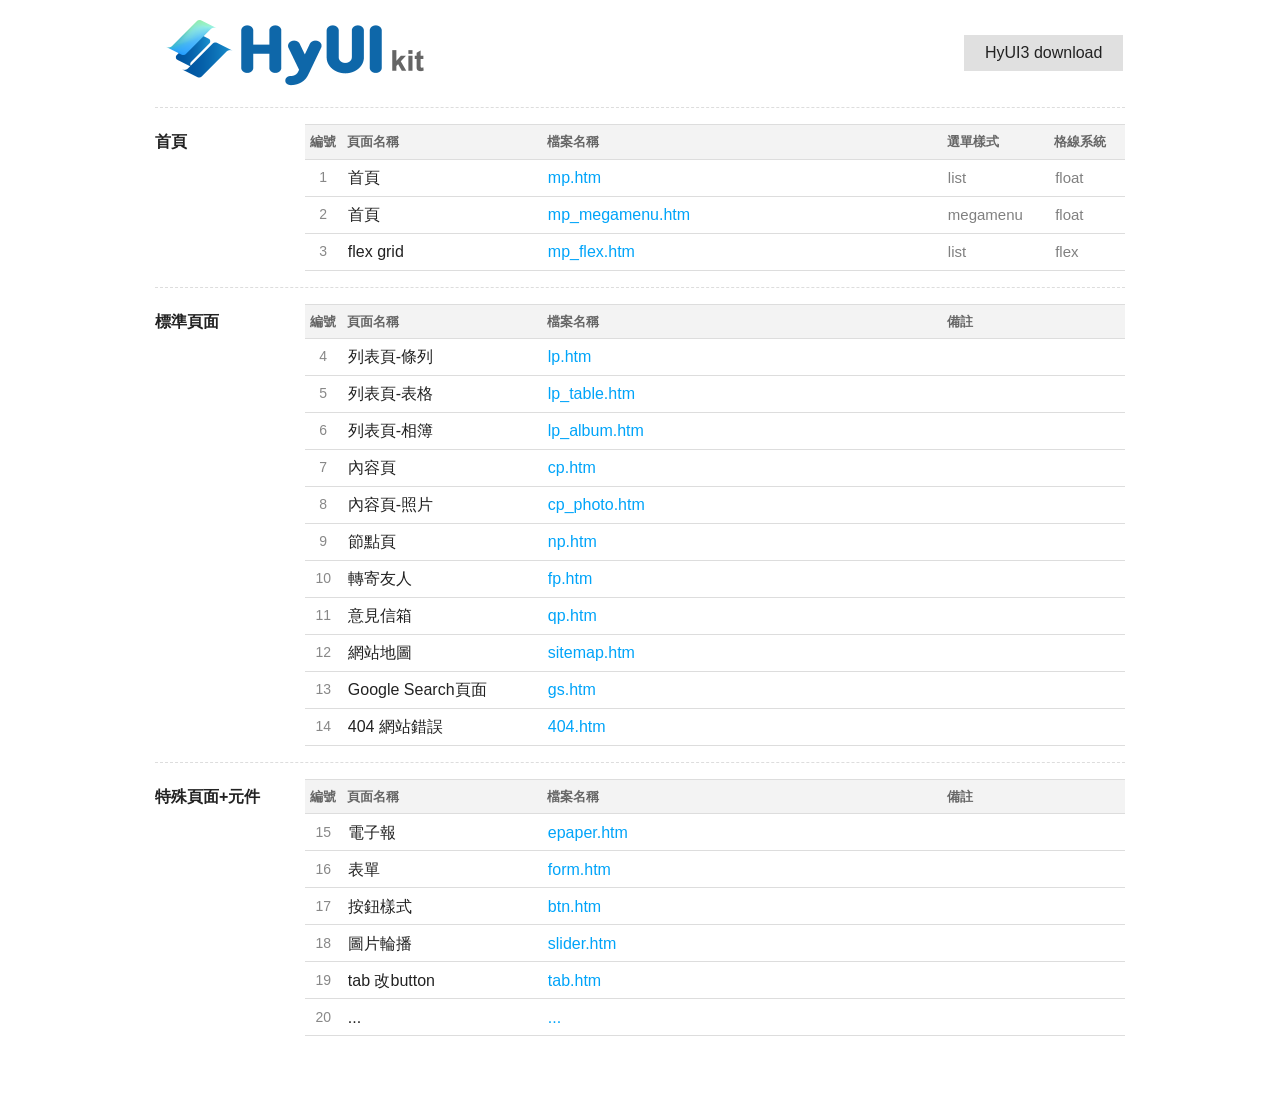
<file: index.htm>
<!doctype html>
<html lang="zh-Hant" class="no-js">

<head>
    <meta charset="utf-8">
    <meta http-equiv="X-UA-Compatible" content="IE=edge">
    <meta name="viewport" content="width=device-width, initial-scale=1">
    <title>單位名稱切版檔案</title>
    <!--[if lt IE 9]>
    <script src="js/html5shiv.js"></script>
    <script src="js/respond.min.js"></script>
    <![endif]-->
    <!-- hyUI -->
    <link rel="stylesheet" href="css/hyui.css">
    <style>
    .demo_wrap {
        max-width: 1000px;
        margin: 0em auto 1em;
        padding: 15px 15px 3em;
        clear: both;
        background: #FFF
    }

    .demo_wrap h1 {
        display: block;
        margin: 0px auto;
        max-width: 300px;
        float: left;
        margin-right: 1em
    }

    @media screen and (max-width:545px) {
        .demo_wrap h1 {
            max-width: 100%;
            float: none;
            text-align: center
        }
    }

    .demo_wrap h1 img {
        width: 300px
    }

    .num {
        width: 12%
    }

    body {
        counter-reset: num
    }

    table {}

    table th {
        color: #555;
        font-size: .813rem;
        text-align: left;
        color: #666;
    }

    table td,
    table th {
        border-left: none;
        border-right: none;
        padding: .4em;
    }

    table td .gray {
        color: #808080;
        font-size: .938rem;
    }

    table td a {
        display: block;
    }

    table tr th:first-child {
        width: 30px;
    }

    table caption {
        text-align: left;
        font-weight: bold;
        font-size: 1.25em;
        padding: .5em 0;
        color: #ff5050
    }

    tbody tr td:first-child:before {
        counter-increment: num;
        display: block;
        text-align: center;
        color: #888;
        font-size: .875rem;
        content: counters(num, ".") " "
    }

    tbody tr td:nth-child(2) {
        width: 200px
    }

    tbody tr td:nth-child(3) {
        width: 400px
    }

    .btn_grp {
        text-align: right;
    }

    @media screen and (max-width:545px) {
        .btn_grp {
            text-align: center;
        }
    }

    .table_wrapper {
        display: flex;
        align-items: flex-start;
    }

    @media screen and (max-width:545px) {
        .table_wrapper {
            flex-flow: row wrap;
        }

        .table_wrapper h2 {
            flex: 1 0 100%;
            margin-bottom: 1em;
        }
    }

    h2 {
        margin: .5em 0 .25em;
        font-size: 1rem;
        line-height: 1.25em;
        white-space: nowrap;
    }

    .table_wrapper h2 {
        flex: 0 0 150px;
        padding-right: 1em;
    }

    hr {
        border-top: 1px dashed #DDD;
    }
    </style>
</head>

<body>
    <div class="demo_wrap">
        <h1><img src="images/logo.png" alt=""></h1>
        <div class="btn_grp">
            <a href="https://github.com/HywebU00/HyUI_3" class="btn">HyUI3 download</a>
        </div>
        <hr>
        <div class="table_wrapper">
            <h2>首頁</h2>
            <!-- hyUI 標準頁面 -->
            <table>
                <thead>
                    <tr>
                        <th class="num">編號</th>
                        <th>頁面名稱</th>
                        <th>檔案名稱</th>
                        <th>選單樣式</th>
                        <th>格線系統</th>
                    </tr>
                </thead>
                <tbody>
                    <tr>
                        <td></td>
                        <td>首頁</td>
                        <!-- 連結放到a裡面就好 -->
                        <td><a href="mp.htm"></a></td>
                        <td><span class="gray">list</span></td>
                        <td><span class="gray">float</span></td>
                    </tr>
                    <tr>
                        <td></td>
                        <td>首頁</td>
                        <!-- 連結放到a裡面就好 -->
                        <td><a href="mp_megamenu.htm"></a></td>
                        <td><span class="gray">megamenu</span></td>
                        <td><span class="gray">float</span></td>
                    </tr>
                    <tr>
                        <td></td>
                        <td>flex grid</td>
                        <!-- 連結放到a裡面就好 -->
                        <td><a href="mp_flex.htm"></a></td>
                        <td><span class="gray">list</span></td>
                        <td><span class="gray">flex</span></td>
                    </tr>
                </tbody>
            </table>
        </div>
        <hr>
        <div class="table_wrapper">
            <h2>標準頁面</h2>
            <!-- hyUI 標準頁面 -->
            <table>
                <thead>
                    <tr>
                        <th class="num">編號</th>
                        <th>頁面名稱</th>
                        <th>檔案名稱</th>
                        <th>備註</th>
                    </tr>
                </thead>
                <tbody>
                    <tr>
                        <td></td>
                        <td>列表頁-條列</td>
                        <td><a href="lp.htm"></a></td>
                        <td></td>
                    </tr>
                    <tr>
                        <td></td>
                        <td>列表頁-表格</td>
                        <td><a href="lp_table.htm"></a></td>
                        <td></td>
                    </tr>
                    <tr>
                        <td></td>
                        <td>列表頁-相簿</td>
                        <td><a href="lp_album.htm"></a></td>
                        <td></td>
                    </tr>
                    <tr>
                        <td></td>
                        <td>內容頁</td>
                        <td><a href="cp.htm"></a></td>
                        <td></td>
                    </tr>
                    <tr>
                        <td></td>
                        <td>內容頁-照片</td>
                        <td><a href="cp_photo.htm"></a></td>
                        <td></td>
                    </tr>
                    <tr>
                        <td></td>
                        <td>節點頁</td>
                        <td><a href="np.htm"></a></td>
                        <td></td>
                    </tr>
                    <tr>
                        <td></td>
                        <td>轉寄友人</td>
                        <td><a href="fp.htm"></a></td>
                        <td></td>
                    </tr>
                    <tr>
                        <td></td>
                        <td>意見信箱</td>
                        <td><a href="qp.htm"></a></td>
                        <td></td>
                    </tr>
                    <tr>
                        <td></td>
                        <td>網站地圖</td>
                        <td><a href="sitemap.htm"></a></td>
                        <td></td>
                    </tr>
                    <tr>
                        <td></td>
                        <td>Google Search頁面</td>
                        <td><a href="gs.htm"></a></td>
                        <td></td>
                    </tr>
                    <tr>
                        <td></td>
                        <td>404 網站錯誤</td>
                        <td><a href="404.htm"></a></td>
                        <td></td>
                    </tr>
                </tbody>
            </table>
        </div>
        <hr>
        <div class="table_wrapper">
            <h2>特殊頁面+元件</h2>
            <table>
                <thead>
                    <tr>
                        <th class="num">編號</th>
                        <th>頁面名稱</th>
                        <th>檔案名稱</th>
                        <th>備註</th>
                    </tr>
                </thead>
                <tbody>
                    <tr>
                        <td></td>
                        <td>電子報</td>
                        <td><a href="epaper.htm"></a></td>
                        <td></td>
                    </tr>
                    <tr>
                        <td></td>
                        <td>表單</td>
                        <td><a href="form.htm"></a></td>
                        <td></td>
                    </tr>
                    <tr>
                        <td></td>
                        <td>按鈕樣式</td>
                        <td><a href="btn.htm"></a></td>
                        <td></td>
                    </tr>
                    <tr>
                        <td></td>
                        <td>圖片輪播</td>
                        <td><a href="slider.htm"></a></td>
                        <td></td>
                    </tr>
                    <tr>
                        <td></td>
                        <td>tab 改button</td>
                        <td><a href="tab.htm"></a></td>
                        <td></td>
                    </tr>
                    <tr>
                        <td></td>
                        <td>...</td>
                        <td><a href="..."></a></td>
                        <td></td>
                    </tr>
                </tbody>
            </table>
        </div>
    </div>
    <a href="javascript:;" class="scrollToTop">回頁首</a>
    <script src="js/jquery-3.5.1.min.js"></script>
    <script src="vendor/jquery.easing.min.js"></script>
    <script src="js/hyui.js"></script>
    <script src="js/customize.js"></script>
    <script>
    $(function() {
        $('tbody').find('a').each(function(index, el) {
            var Link = $(this).attr('href');
            $(this).text(Link);
        });
    })
    </script>
</body>

</html>
</file>
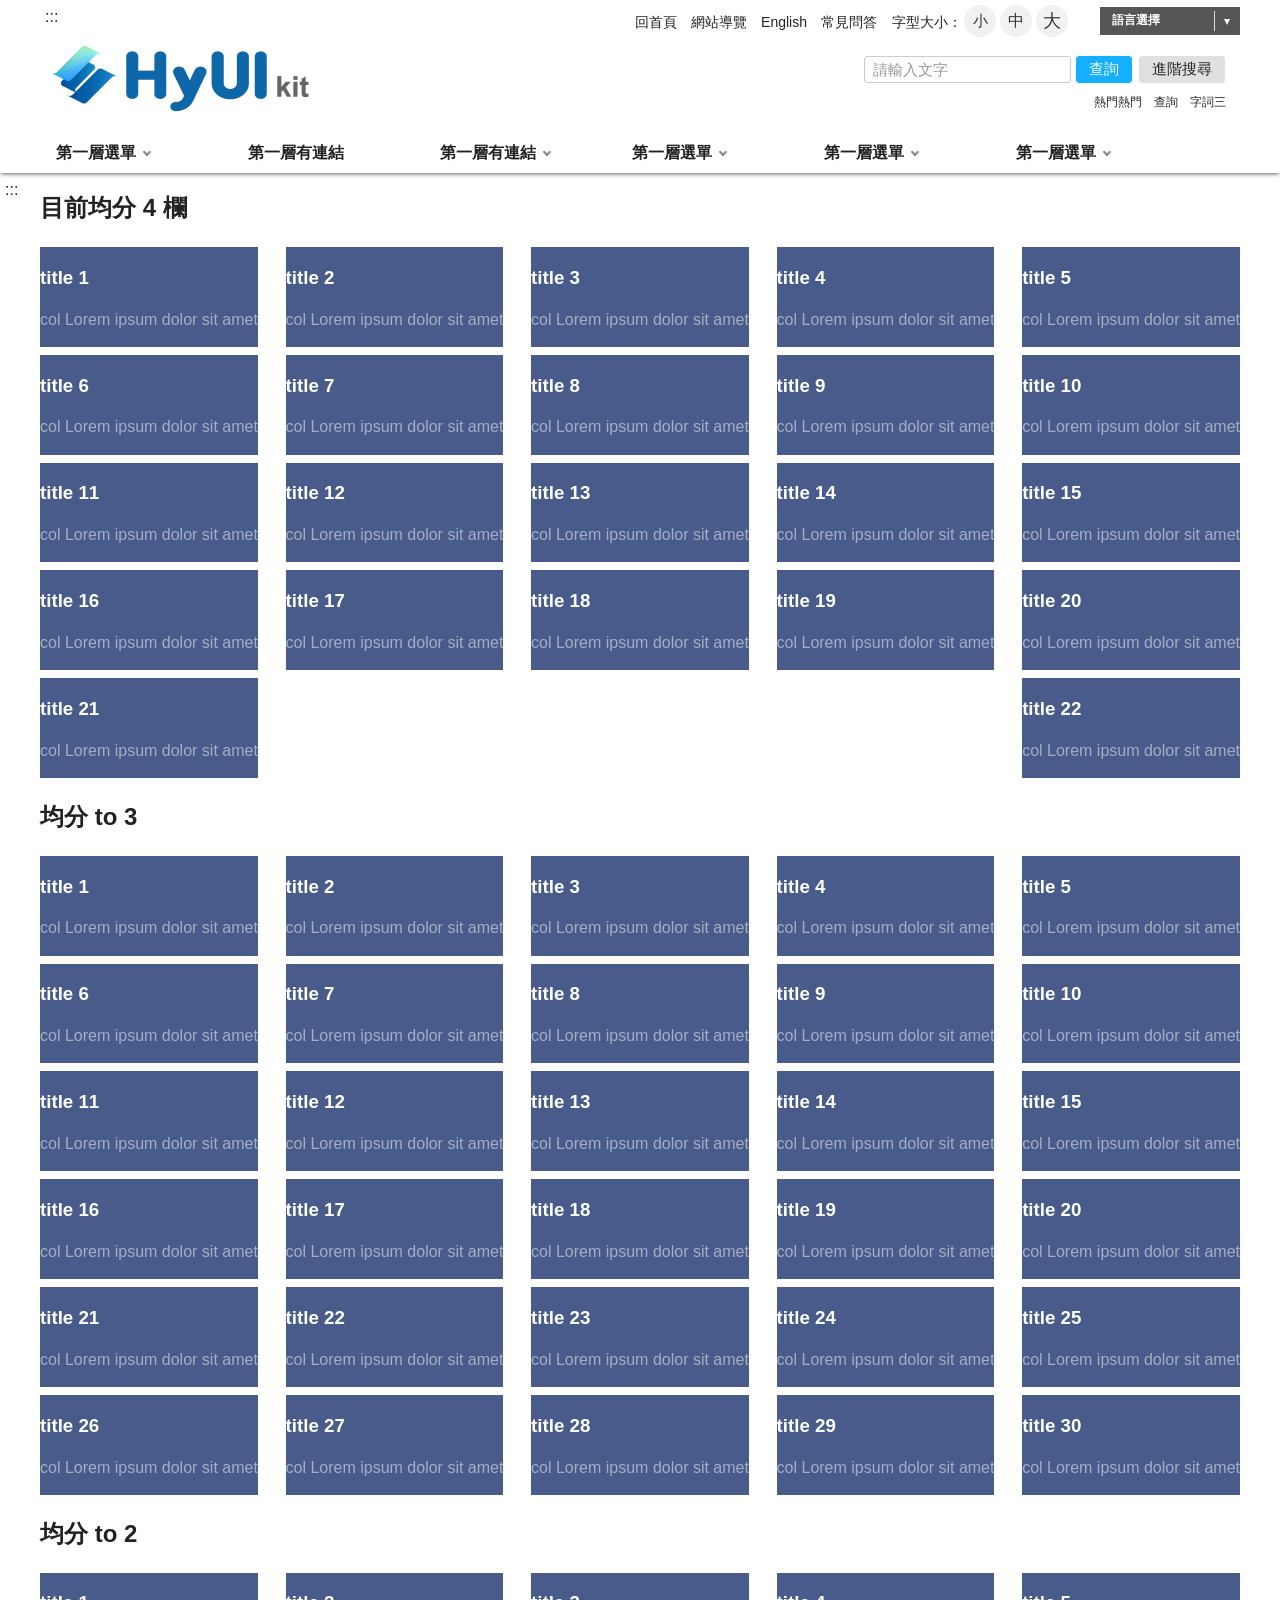
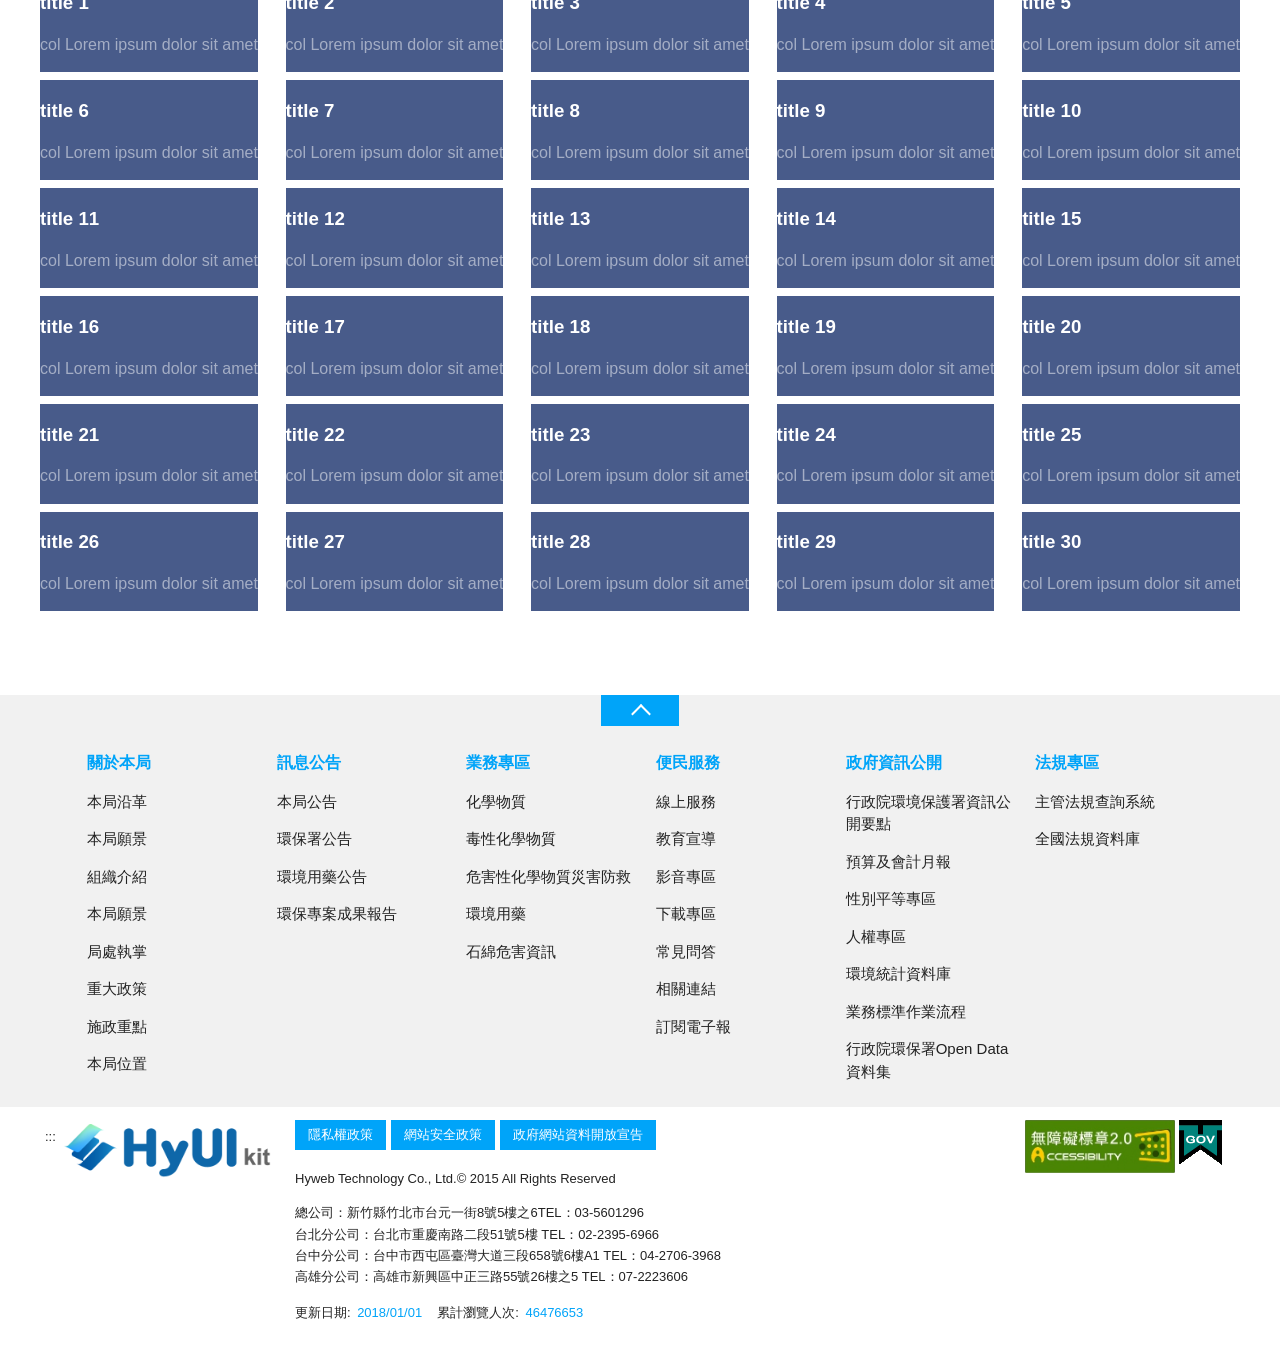
<file: 00.htm>
<!doctype html>
<html lang="zh-Hant" class="no-js">

<head>
    <meta charset="utf-8">
    <meta http-equiv="X-UA-Compatible" content="IE=edge">
    <meta name="viewport" content="width=device-width, initial-scale=1">
    <title>HyUI kit</title>
    <!--HTML5 Shim and Respond.js IE8 support of HTML5 elements and media queries [if lt IE 9]>
    <script src="js/html5shiv.js"></script>
    <script src="js/respond.min.js"></script>
    <![endif]-->
    <!-- slick css-->
    <link rel="stylesheet" type="text/css" href="vendor/slick/slick.css" />
    <link rel="stylesheet" type="text/css" href="vendor/slick/slick-theme.css" />
    <!-- 燈箱fancybox -->
    <link rel="stylesheet" type="text/css" href="vendor/fancybox/jquery.fancybox.min.css">
    <!-- hyUI css -->
    <link rel="stylesheet" href="css/hyui.css">
    <!-- favicon -->
    <link href="images/favicon.png" rel="icon" type="image/x-icon">
</head>

<body>
    <!-- 直接跳主內容區 -->
    <a class="goCenter" href="#center" tabindex="1">按Enter到主內容區</a>
    <!-- wrapper Start -->
    <div class="wrapper">
        <!-- header Start -->
        <header class="header">
            <div class="container">
                <a class="accesskey" href="#aU" id="aU" accesskey="U" title="網站標題" tabindex="2">:::</a>
                <!-- navigation Start -->
                <nav class="navigation" role="navigation" aria-label="Site">
                    <!-- 新增div navlist -->
                    <div class="navlist">
                        <ul>
                            <li><a href="#">回首頁</a></li>
                            <li><a href="#">網站導覽</a></li>
                            <li><a href="#">English</a></li>
                            <li><a href="#">常見問答</a></li>
                        </ul>
                    </div>
                    <!-- font_size -->
                    <div class="font_size">
                        <span>字型大小：</span>
                        <!-- 英文用<span>font-size：</span> -->
                        <ul>
                            <li><a href="#" class="small">小</a></li>
                            <li><a href="#" class="medium">中</a></li>
                            <li><a href="#" class="large">大</a></li>
                        </ul>
                    </div>
                    <!-- language -->
                    <div class="language">
                        <a href="#">語言選擇</a>
                        <ul>
                            <li><a href="#">繁體中文</a></li>
                            <li><a href="#">简体中文</a></li>
                            <li><a href="#">ENGLISH</a></li>
                        </ul>
                    </div>
                </nav>
                <!-- navigation End -->
                <h1>
                    <a href="index.htm"><img src="images/logo.png" alt="網站標題" /></a>
                </h1>
                <!-- Search Start -->
                <div class="search" role="search">
                    <div class="form_grp">
                        <label for="mustSameAsId">搜尋</label>
                        <input name="username" id="mustSameAsId" type="text" placeholder="請輸入文字" accesskey="S"
                            title="請輸入文字" aria-label="搜尋網站內容">
                        <input name="" type="submit" value="查詢" class="btn btn-search" />
                    </div>
                    <div class="btn_grp">
                        <input name="" type="submit" value="進階搜尋" class="btn" />
                    </div>
                    <div class="keywordHot">
                        <ul>
                            <li><a href="#">熱門熱門</a></li>
                            <li><a href="#">查詢</a></li>
                            <li><a href="#">字詞三</a></li>
                        </ul>
                    </div>
                </div>
                <!-- Search End -->
                <!-- noscript -->
                <noscript> 您的瀏覽器不支援JavaScript語法，JavaScript語法並不影響內容的陳述。您可使用按鍵盤上的Ctrl鍵+
                    (+)鍵放大/(-)鍵縮小來改變字型大小；回到上一頁可使用瀏覽器提供的 Alt+左方向鍵(←)
                    快速鍵功能；列印可使用瀏覽器提供的(Ctrl+P)功能。您的瀏覽器，不支援script語法，若您的瀏覽器無法支援請點選此超連結 <a href="#">網站導覽</a>
                </noscript>
                <!-- menu Start -->
                <nav class="menu" role="navigation" aria-label="About page">
                    <ul>
                        <li><a href="#">第一層選單</a>
                            <ul>
                                <li><a href="#">第二層選單</a></li>
                                <li><a href="#">第二層選單</a></li>
                                <li><a href="#">第二層選單</a></li>
                                <li><a href="#">第二層選單</a></li>
                            </ul>
                        </li>
                        <li><a href="http://www.google.com">第一層有連結</a></li>
                        <li><a href="http://www.google.com">第一層有連結</a>
                            <ul>
                                <li><a href="http://www.google.com">第二層有連結</a></li>
                                <li><a href="#">第二層選單</a></li>
                                <li><a href="#">第二層選單</a></li>
                                <li><a href="#">第二層選單</a></li>
                                <li><a href="#">第二層選單</a></li>
                                <li><a href="#">第二層選單</a></li>
                                <li><a href="#">第二層選單</a></li>
                                <li><a href="#">第二層選單</a></li>
                            </ul>
                        </li>
                        <li><a href="#">第一層選單</a>
                            <ul>
                                <li><a href="#">第二層選單</a></li>
                                <li><a href="#">第二層選單</a></li>
                                <li><a href="http://www.google.com">第二層有連結</a>
                                    <ul>
                                        <li><a href="http://www.google.com">第三層選單有下層</a>
                                            <ul>
                                                <li><a href="#">第四層選單</a></li>
                                                <li><a href="#">第四層選單</a></li>
                                            </ul>
                                        </li>
                                        <li><a href="http://www.google.com">第三層選單有連結</a></li>
                                        <li><a href="#">第三層選單</a></li>
                                    </ul>
                                </li>
                                <li><a href="#">第二層選單</a></li>
                            </ul>
                        </li>
                        <li><a href="#">第一層選單</a>
                            <ul>
                                <li><a href="#">第二層選單</a></li>
                                <li><a href="#">第二層選單</a></li>
                                <li><a href="#">第二層選單</a></li>
                                <li><a href="#">第二層選單</a></li>
                            </ul>
                        </li>
                        <li><a href="#">第一層選單</a>
                            <ul>
                                <li><a href="#">第二層選單</a></li>
                                <li><a href="#">第二層選單</a></li>
                                <li><a href="#">第二層選單</a></li>
                                <li><a href="#">第二層選單</a></li>
                            </ul>
                        </li>
                    </ul>
                </nav>
                <!-- menu End -->
            </div>
        </header>
        <!-- header End -->
        <!-- main Start -->
        <div id="center" class="main">
            <a class="accesskey" href="#aC" id="aC" accesskey="C" title="主要內容區">:::</a>
            <!-- 任何一個section下一層都要包下一層都要包div container作對齊 -->
            <!-- //// class 都可以隨意命名 !!! ///// -->
            <!-- flex start -->
            <!-- free 自由組合 -->
            <!-- 12 -->
            <section class="flex-equal-TT">
                <div class="container">
                    <h2>目前均分 4 欄</h2>
                    <div class="Flex-set">
                        <div class="col">
                            <h3>title 1</h3>
                            <p>col Lorem ipsum dolor sit amet</p>
                        </div>
                        <div class="col">
                            <h3>title 2</h3>
                            <p>col Lorem ipsum dolor sit amet</p>
                        </div>
                        <div class="col">
                            <h3>title 3</h3>
                            <p>col Lorem ipsum dolor sit amet</p>
                        </div>
                        <div class="col">
                            <h3>title 4</h3>
                            <p>col Lorem ipsum dolor sit amet</p>
                        </div>
                        <div class="col">
                            <h3>title 5</h3>
                            <p>col Lorem ipsum dolor sit amet</p>
                        </div>
                        <div class="col">
                            <h3>title 6</h3>
                            <p>col Lorem ipsum dolor sit amet</p>
                        </div>
                        <div class="col">
                            <h3>title 7</h3>
                            <p>col Lorem ipsum dolor sit amet</p>
                        </div>
                        <div class="col">
                            <h3>title 8</h3>
                            <p>col Lorem ipsum dolor sit amet</p>
                        </div>
                        <div class="col">
                            <h3>title 9</h3>
                            <p>col Lorem ipsum dolor sit amet</p>
                        </div>
                        <div class="col">
                            <h3>title 10</h3>
                            <p>col Lorem ipsum dolor sit amet</p>
                        </div>
                        <div class="col">
                            <h3>title 11</h3>
                            <p>col Lorem ipsum dolor sit amet</p>
                        </div>
                        <div class="col">
                            <h3>title 12</h3>
                            <p>col Lorem ipsum dolor sit amet</p>
                        </div>
                        <div class="col">
                            <h3>title 13</h3>
                            <p>col Lorem ipsum dolor sit amet</p>
                        </div>
                        <div class="col">
                            <h3>title 14</h3>
                            <p>col Lorem ipsum dolor sit amet</p>
                        </div>
                        <div class="col">
                            <h3>title 15</h3>
                            <p>col Lorem ipsum dolor sit amet</p>
                        </div>
                        <div class="col">
                            <h3>title 16</h3>
                            <p>col Lorem ipsum dolor sit amet</p>
                        </div>
                        <div class="col">
                            <h3>title 17</h3>
                            <p>col Lorem ipsum dolor sit amet</p>
                        </div>
                        <div class="col">
                            <h3>title 18</h3>
                            <p>col Lorem ipsum dolor sit amet</p>
                        </div>
                        <div class="col">
                            <h3>title 19</h3>
                            <p>col Lorem ipsum dolor sit amet</p>
                        </div>
                        <div class="col">
                            <h3>title 20</h3>
                            <p>col Lorem ipsum dolor sit amet</p>
                        </div>
                        <div class="col">
                            <h3>title 21</h3>
                            <p>col Lorem ipsum dolor sit amet</p>
                        </div>
                        <div class="col">
                            <h3>title 22</h3>
                            <p>col Lorem ipsum dolor sit amet</p>
                        </div>
                    </div>
                </div>
            </section>
            <!-- <section class="flex-equal-TT-11">
                <div class="container">
                    <h2>均分 to 11</h2>
                    <div class="Flex-set">
                        <div class="col">
                            <h3>title 1</h3>
                            <p>col Lorem ipsum dolor sit amet</p>
                        </div>
                        <div class="col">
                            <h3>title 2</h3>
                            <p>col Lorem ipsum dolor sit amet</p>
                        </div>
                        <div class="col">
                            <h3>title 3</h3>
                            <p>col Lorem ipsum dolor sit amet</p>
                        </div>
                        <div class="col">
                            <h3>title 4</h3>
                            <p>col Lorem ipsum dolor sit amet</p>
                        </div>
                        <div class="col">
                            <h3>title 5</h3>
                            <p>col Lorem ipsum dolor sit amet</p>
                        </div>
                        <div class="col">
                            <h3>title 6</h3>
                            <p>col Lorem ipsum dolor sit amet</p>
                        </div>
                        <div class="col">
                            <h3>title 7</h3>
                            <p>col Lorem ipsum dolor sit amet</p>
                        </div>
                        <div class="col">
                            <h3>title 8</h3>
                            <p>col Lorem ipsum dolor sit amet</p>
                        </div>
                        <div class="col">
                            <h3>title 9</h3>
                            <p>col Lorem ipsum dolor sit amet</p>
                        </div>
                        <div class="col">
                            <h3>title 10</h3>
                            <p>col Lorem ipsum dolor sit amet</p>
                        </div>
                        <div class="col">
                            <h3>title 11</h3>
                            <p>col Lorem ipsum dolor sit amet</p>
                        </div>
                        <div class="col">
                            <h3>title 12</h3>
                            <p>col Lorem ipsum dolor sit amet</p>
                        </div>
                        <div class="col">
                            <h3>title 13</h3>
                            <p>col Lorem ipsum dolor sit amet</p>
                        </div>
                        <div class="col">
                            <h3>title 14</h3>
                            <p>col Lorem ipsum dolor sit amet</p>
                        </div>
                        <div class="col">
                            <h3>title 15</h3>
                            <p>col Lorem ipsum dolor sit amet</p>
                        </div>
                        <div class="col">
                            <h3>title 16</h3>
                            <p>col Lorem ipsum dolor sit amet</p>
                        </div>
                        <div class="col">
                            <h3>title 17</h3>
                            <p>col Lorem ipsum dolor sit amet</p>
                        </div>
                        <div class="col">
                            <h3>title 18</h3>
                            <p>col Lorem ipsum dolor sit amet</p>
                        </div>
                        <div class="col">
                            <h3>title 19</h3>
                            <p>col Lorem ipsum dolor sit amet</p>
                        </div>
                        <div class="col">
                            <h3>title 20</h3>
                            <p>col Lorem ipsum dolor sit amet</p>
                        </div>
                        <div class="col">
                            <h3>title 21</h3>
                            <p>col Lorem ipsum dolor sit amet</p>
                        </div>
                        <div class="col">
                            <h3>title 22</h3>
                            <p>col Lorem ipsum dolor sit amet</p>
                        </div>
                        <div class="col">
                            <h3>title 23</h3>
                            <p>col Lorem ipsum dolor sit amet</p>
                        </div>
                        <div class="col">
                            <h3>title 24</h3>
                            <p>col Lorem ipsum dolor sit amet</p>
                        </div>
                        <div class="col">
                            <h3>title 25</h3>
                            <p>col Lorem ipsum dolor sit amet</p>
                        </div>
                        <div class="col">
                            <h3>title 26</h3>
                            <p>col Lorem ipsum dolor sit amet</p>
                        </div>
                        <div class="col">
                            <h3>title 27</h3>
                            <p>col Lorem ipsum dolor sit amet</p>
                        </div>
                        <div class="col">
                            <h3>title 28</h3>
                            <p>col Lorem ipsum dolor sit amet</p>
                        </div>
                        <div class="col">
                            <h3>title 29</h3>
                            <p>col Lorem ipsum dolor sit amet</p>
                        </div>
                        <div class="col">
                            <h3>title 30</h3>
                            <p>col Lorem ipsum dolor sit amet</p>
                        </div>
                    </div>
                </div>
            </section>
            <section class="flex-equal-TT-10">
                <div class="container">
                    <h2>均分 to 10</h2>
                    <div class="Flex-set">
                        <div class="col">
                            <h3>title 1</h3>
                            <p>col Lorem ipsum dolor sit amet</p>
                        </div>
                        <div class="col">
                            <h3>title 2</h3>
                            <p>col Lorem ipsum dolor sit amet</p>
                        </div>
                        <div class="col">
                            <h3>title 3</h3>
                            <p>col Lorem ipsum dolor sit amet</p>
                        </div>
                        <div class="col">
                            <h3>title 4</h3>
                            <p>col Lorem ipsum dolor sit amet</p>
                        </div>
                        <div class="col">
                            <h3>title 5</h3>
                            <p>col Lorem ipsum dolor sit amet</p>
                        </div>
                        <div class="col">
                            <h3>title 6</h3>
                            <p>col Lorem ipsum dolor sit amet</p>
                        </div>
                        <div class="col">
                            <h3>title 7</h3>
                            <p>col Lorem ipsum dolor sit amet</p>
                        </div>
                        <div class="col">
                            <h3>title 8</h3>
                            <p>col Lorem ipsum dolor sit amet</p>
                        </div>
                        <div class="col">
                            <h3>title 9</h3>
                            <p>col Lorem ipsum dolor sit amet</p>
                        </div>
                        <div class="col">
                            <h3>title 10</h3>
                            <p>col Lorem ipsum dolor sit amet</p>
                        </div>
                        <div class="col">
                            <h3>title 11</h3>
                            <p>col Lorem ipsum dolor sit amet</p>
                        </div>
                        <div class="col">
                            <h3>title 12</h3>
                            <p>col Lorem ipsum dolor sit amet</p>
                        </div>
                        <div class="col">
                            <h3>title 13</h3>
                            <p>col Lorem ipsum dolor sit amet</p>
                        </div>
                        <div class="col">
                            <h3>title 14</h3>
                            <p>col Lorem ipsum dolor sit amet</p>
                        </div>
                        <div class="col">
                            <h3>title 15</h3>
                            <p>col Lorem ipsum dolor sit amet</p>
                        </div>
                        <div class="col">
                            <h3>title 16</h3>
                            <p>col Lorem ipsum dolor sit amet</p>
                        </div>
                        <div class="col">
                            <h3>title 17</h3>
                            <p>col Lorem ipsum dolor sit amet</p>
                        </div>
                        <div class="col">
                            <h3>title 18</h3>
                            <p>col Lorem ipsum dolor sit amet</p>
                        </div>
                        <div class="col">
                            <h3>title 19</h3>
                            <p>col Lorem ipsum dolor sit amet</p>
                        </div>
                        <div class="col">
                            <h3>title 20</h3>
                            <p>col Lorem ipsum dolor sit amet</p>
                        </div>
                        <div class="col">
                            <h3>title 21</h3>
                            <p>col Lorem ipsum dolor sit amet</p>
                        </div>
                        <div class="col">
                            <h3>title 22</h3>
                            <p>col Lorem ipsum dolor sit amet</p>
                        </div>
                        <div class="col">
                            <h3>title 23</h3>
                            <p>col Lorem ipsum dolor sit amet</p>
                        </div>
                        <div class="col">
                            <h3>title 24</h3>
                            <p>col Lorem ipsum dolor sit amet</p>
                        </div>
                        <div class="col">
                            <h3>title 25</h3>
                            <p>col Lorem ipsum dolor sit amet</p>
                        </div>
                        <div class="col">
                            <h3>title 26</h3>
                            <p>col Lorem ipsum dolor sit amet</p>
                        </div>
                        <div class="col">
                            <h3>title 27</h3>
                            <p>col Lorem ipsum dolor sit amet</p>
                        </div>
                        <div class="col">
                            <h3>title 28</h3>
                            <p>col Lorem ipsum dolor sit amet</p>
                        </div>
                        <div class="col">
                            <h3>title 29</h3>
                            <p>col Lorem ipsum dolor sit amet</p>
                        </div>
                        <div class="col">
                            <h3>title 30</h3>
                            <p>col Lorem ipsum dolor sit amet</p>
                        </div>
                    </div>
                </div>
            </section> -->
            <!-- <section class="flex-equal-TT-9">
                <div class="container">
                    <h2>均分 to 9</h2>
                    <div class="Flex-set">
                        <div class="col">
                            <h3>title 1</h3>
                            <p>col Lorem ipsum dolor sit amet</p>
                        </div>
                        <div class="col">
                            <h3>title 2</h3>
                            <p>col Lorem ipsum dolor sit amet</p>
                        </div>
                        <div class="col">
                            <h3>title 3</h3>
                            <p>col Lorem ipsum dolor sit amet</p>
                        </div>
                        <div class="col">
                            <h3>title 4</h3>
                            <p>col Lorem ipsum dolor sit amet</p>
                        </div>
                        <div class="col">
                            <h3>title 5</h3>
                            <p>col Lorem ipsum dolor sit amet</p>
                        </div>
                        <div class="col">
                            <h3>title 6</h3>
                            <p>col Lorem ipsum dolor sit amet</p>
                        </div>
                        <div class="col">
                            <h3>title 7</h3>
                            <p>col Lorem ipsum dolor sit amet</p>
                        </div>
                        <div class="col">
                            <h3>title 8</h3>
                            <p>col Lorem ipsum dolor sit amet</p>
                        </div>
                        <div class="col">
                            <h3>title 9</h3>
                            <p>col Lorem ipsum dolor sit amet</p>
                        </div>
                        <div class="col">
                            <h3>title 10</h3>
                            <p>col Lorem ipsum dolor sit amet</p>
                        </div>
                        <div class="col">
                            <h3>title 11</h3>
                            <p>col Lorem ipsum dolor sit amet</p>
                        </div>
                        <div class="col">
                            <h3>title 12</h3>
                            <p>col Lorem ipsum dolor sit amet</p>
                        </div>
                        <div class="col">
                            <h3>title 13</h3>
                            <p>col Lorem ipsum dolor sit amet</p>
                        </div>
                        <div class="col">
                            <h3>title 14</h3>
                            <p>col Lorem ipsum dolor sit amet</p>
                        </div>
                        <div class="col">
                            <h3>title 15</h3>
                            <p>col Lorem ipsum dolor sit amet</p>
                        </div>
                        <div class="col">
                            <h3>title 16</h3>
                            <p>col Lorem ipsum dolor sit amet</p>
                        </div>
                        <div class="col">
                            <h3>title 17</h3>
                            <p>col Lorem ipsum dolor sit amet</p>
                        </div>
                        <div class="col">
                            <h3>title 18</h3>
                            <p>col Lorem ipsum dolor sit amet</p>
                        </div>
                        <div class="col">
                            <h3>title 19</h3>
                            <p>col Lorem ipsum dolor sit amet</p>
                        </div>
                        <div class="col">
                            <h3>title 20</h3>
                            <p>col Lorem ipsum dolor sit amet</p>
                        </div>
                        <div class="col">
                            <h3>title 21</h3>
                            <p>col Lorem ipsum dolor sit amet</p>
                        </div>
                        <div class="col">
                            <h3>title 22</h3>
                            <p>col Lorem ipsum dolor sit amet</p>
                        </div>
                        <div class="col">
                            <h3>title 23</h3>
                            <p>col Lorem ipsum dolor sit amet</p>
                        </div>
                        <div class="col">
                            <h3>title 24</h3>
                            <p>col Lorem ipsum dolor sit amet</p>
                        </div>
                        <div class="col">
                            <h3>title 25</h3>
                            <p>col Lorem ipsum dolor sit amet</p>
                        </div>
                        <div class="col">
                            <h3>title 26</h3>
                            <p>col Lorem ipsum dolor sit amet</p>
                        </div>
                        <div class="col">
                            <h3>title 27</h3>
                            <p>col Lorem ipsum dolor sit amet</p>
                        </div>
                        <div class="col">
                            <h3>title 28</h3>
                            <p>col Lorem ipsum dolor sit amet</p>
                        </div>
                        <div class="col">
                            <h3>title 29</h3>
                            <p>col Lorem ipsum dolor sit amet</p>
                        </div>
                        <div class="col">
                            <h3>title 30</h3>
                            <p>col Lorem ipsum dolor sit amet</p>
                        </div>
                    </div>
                </div>
            </section>
            <section class="flex-equal-TT-8">
                <div class="container">
                    <h2>均分 to 8</h2>
                    <div class="Flex-set">
                        <div class="col">
                            <h3>title 1</h3>
                            <p>col Lorem ipsum dolor sit amet</p>
                        </div>
                        <div class="col">
                            <h3>title 2</h3>
                            <p>col Lorem ipsum dolor sit amet</p>
                        </div>
                        <div class="col">
                            <h3>title 3</h3>
                            <p>col Lorem ipsum dolor sit amet</p>
                        </div>
                        <div class="col">
                            <h3>title 4</h3>
                            <p>col Lorem ipsum dolor sit amet</p>
                        </div>
                        <div class="col">
                            <h3>title 5</h3>
                            <p>col Lorem ipsum dolor sit amet</p>
                        </div>
                        <div class="col">
                            <h3>title 6</h3>
                            <p>col Lorem ipsum dolor sit amet</p>
                        </div>
                        <div class="col">
                            <h3>title 7</h3>
                            <p>col Lorem ipsum dolor sit amet</p>
                        </div>
                        <div class="col">
                            <h3>title 8</h3>
                            <p>col Lorem ipsum dolor sit amet</p>
                        </div>
                        <div class="col">
                            <h3>title 9</h3>
                            <p>col Lorem ipsum dolor sit amet</p>
                        </div>
                        <div class="col">
                            <h3>title 10</h3>
                            <p>col Lorem ipsum dolor sit amet</p>
                        </div>
                        <div class="col">
                            <h3>title 11</h3>
                            <p>col Lorem ipsum dolor sit amet</p>
                        </div>
                        <div class="col">
                            <h3>title 12</h3>
                            <p>col Lorem ipsum dolor sit amet</p>
                        </div>
                        <div class="col">
                            <h3>title 13</h3>
                            <p>col Lorem ipsum dolor sit amet</p>
                        </div>
                        <div class="col">
                            <h3>title 14</h3>
                            <p>col Lorem ipsum dolor sit amet</p>
                        </div>
                        <div class="col">
                            <h3>title 15</h3>
                            <p>col Lorem ipsum dolor sit amet</p>
                        </div>
                        <div class="col">
                            <h3>title 16</h3>
                            <p>col Lorem ipsum dolor sit amet</p>
                        </div>
                        <div class="col">
                            <h3>title 17</h3>
                            <p>col Lorem ipsum dolor sit amet</p>
                        </div>
                        <div class="col">
                            <h3>title 18</h3>
                            <p>col Lorem ipsum dolor sit amet</p>
                        </div>
                        <div class="col">
                            <h3>title 19</h3>
                            <p>col Lorem ipsum dolor sit amet</p>
                        </div>
                        <div class="col">
                            <h3>title 20</h3>
                            <p>col Lorem ipsum dolor sit amet</p>
                        </div>
                        <div class="col">
                            <h3>title 21</h3>
                            <p>col Lorem ipsum dolor sit amet</p>
                        </div>
                        <div class="col">
                            <h3>title 22</h3>
                            <p>col Lorem ipsum dolor sit amet</p>
                        </div>
                        <div class="col">
                            <h3>title 23</h3>
                            <p>col Lorem ipsum dolor sit amet</p>
                        </div>
                        <div class="col">
                            <h3>title 24</h3>
                            <p>col Lorem ipsum dolor sit amet</p>
                        </div>
                        <div class="col">
                            <h3>title 25</h3>
                            <p>col Lorem ipsum dolor sit amet</p>
                        </div>
                        <div class="col">
                            <h3>title 26</h3>
                            <p>col Lorem ipsum dolor sit amet</p>
                        </div>
                        <div class="col">
                            <h3>title 27</h3>
                            <p>col Lorem ipsum dolor sit amet</p>
                        </div>
                        <div class="col">
                            <h3>title 28</h3>
                            <p>col Lorem ipsum dolor sit amet</p>
                        </div>
                        <div class="col">
                            <h3>title 29</h3>
                            <p>col Lorem ipsum dolor sit amet</p>
                        </div>
                        <div class="col">
                            <h3>title 30</h3>
                            <p>col Lorem ipsum dolor sit amet</p>
                        </div>
                    </div>
                </div>
            </section> -->
            <!-- <section class="flex-equal-TT-7">
                <div class="container">
                    <h2>均分 to 7</h2>
                    <div class="Flex-set">
                        <div class="col">
                            <h3>title 1</h3>
                            <p>col Lorem ipsum dolor sit amet</p>
                        </div>
                        <div class="col">
                            <h3>title 2</h3>
                            <p>col Lorem ipsum dolor sit amet</p>
                        </div>
                        <div class="col">
                            <h3>title 3</h3>
                            <p>col Lorem ipsum dolor sit amet</p>
                        </div>
                        <div class="col">
                            <h3>title 4</h3>
                            <p>col Lorem ipsum dolor sit amet</p>
                        </div>
                        <div class="col">
                            <h3>title 5</h3>
                            <p>col Lorem ipsum dolor sit amet</p>
                        </div>
                        <div class="col">
                            <h3>title 6</h3>
                            <p>col Lorem ipsum dolor sit amet</p>
                        </div>
                        <div class="col">
                            <h3>title 7</h3>
                            <p>col Lorem ipsum dolor sit amet</p>
                        </div>
                        <div class="col">
                            <h3>title 8</h3>
                            <p>col Lorem ipsum dolor sit amet</p>
                        </div>
                        <div class="col">
                            <h3>title 9</h3>
                            <p>col Lorem ipsum dolor sit amet</p>
                        </div>
                        <div class="col">
                            <h3>title 10</h3>
                            <p>col Lorem ipsum dolor sit amet</p>
                        </div>
                        <div class="col">
                            <h3>title 11</h3>
                            <p>col Lorem ipsum dolor sit amet</p>
                        </div>
                        <div class="col">
                            <h3>title 12</h3>
                            <p>col Lorem ipsum dolor sit amet</p>
                        </div>
                        <div class="col">
                            <h3>title 13</h3>
                            <p>col Lorem ipsum dolor sit amet</p>
                        </div>
                        <div class="col">
                            <h3>title 14</h3>
                            <p>col Lorem ipsum dolor sit amet</p>
                        </div>
                        <div class="col">
                            <h3>title 15</h3>
                            <p>col Lorem ipsum dolor sit amet</p>
                        </div>
                        <div class="col">
                            <h3>title 16</h3>
                            <p>col Lorem ipsum dolor sit amet</p>
                        </div>
                        <div class="col">
                            <h3>title 17</h3>
                            <p>col Lorem ipsum dolor sit amet</p>
                        </div>
                        <div class="col">
                            <h3>title 18</h3>
                            <p>col Lorem ipsum dolor sit amet</p>
                        </div>
                        <div class="col">
                            <h3>title 19</h3>
                            <p>col Lorem ipsum dolor sit amet</p>
                        </div>
                        <div class="col">
                            <h3>title 20</h3>
                            <p>col Lorem ipsum dolor sit amet</p>
                        </div>
                        <div class="col">
                            <h3>title 21</h3>
                            <p>col Lorem ipsum dolor sit amet</p>
                        </div>
                        <div class="col">
                            <h3>title 22</h3>
                            <p>col Lorem ipsum dolor sit amet</p>
                        </div>
                        <div class="col">
                            <h3>title 23</h3>
                            <p>col Lorem ipsum dolor sit amet</p>
                        </div>
                        <div class="col">
                            <h3>title 24</h3>
                            <p>col Lorem ipsum dolor sit amet</p>
                        </div>
                        <div class="col">
                            <h3>title 25</h3>
                            <p>col Lorem ipsum dolor sit amet</p>
                        </div>
                        <div class="col">
                            <h3>title 26</h3>
                            <p>col Lorem ipsum dolor sit amet</p>
                        </div>
                        <div class="col">
                            <h3>title 27</h3>
                            <p>col Lorem ipsum dolor sit amet</p>
                        </div>
                        <div class="col">
                            <h3>title 28</h3>
                            <p>col Lorem ipsum dolor sit amet</p>
                        </div>
                        <div class="col">
                            <h3>title 29</h3>
                            <p>col Lorem ipsum dolor sit amet</p>
                        </div>
                        <div class="col">
                            <h3>title 30</h3>
                            <p>col Lorem ipsum dolor sit amet</p>
                        </div>
                    </div>
                </div>
            </section> -->
            <!-- <section class="flex-equal-TT-6">
                <div class="container">
                    <h2>均分 to 6</h2>
                    <div class="Flex-set">
                        <div class="col">
                            <h3>title 1</h3>
                            <p>col Lorem ipsum dolor sit amet</p>
                        </div>
                        <div class="col">
                            <h3>title 2</h3>
                            <p>col Lorem ipsum dolor sit amet</p>
                        </div>
                        <div class="col">
                            <h3>title 3</h3>
                            <p>col Lorem ipsum dolor sit amet</p>
                        </div>
                        <div class="col">
                            <h3>title 4</h3>
                            <p>col Lorem ipsum dolor sit amet</p>
                        </div>
                        <div class="col">
                            <h3>title 5</h3>
                            <p>col Lorem ipsum dolor sit amet</p>
                        </div>
                        <div class="col">
                            <h3>title 6</h3>
                            <p>col Lorem ipsum dolor sit amet</p>
                        </div>
                        <div class="col">
                            <h3>title 7</h3>
                            <p>col Lorem ipsum dolor sit amet</p>
                        </div>
                        <div class="col">
                            <h3>title 8</h3>
                            <p>col Lorem ipsum dolor sit amet</p>
                        </div>
                        <div class="col">
                            <h3>title 9</h3>
                            <p>col Lorem ipsum dolor sit amet</p>
                        </div>
                        <div class="col">
                            <h3>title 10</h3>
                            <p>col Lorem ipsum dolor sit amet</p>
                        </div>
                        <div class="col">
                            <h3>title 11</h3>
                            <p>col Lorem ipsum dolor sit amet</p>
                        </div>
                        <div class="col">
                            <h3>title 12</h3>
                            <p>col Lorem ipsum dolor sit amet</p>
                        </div>
                        <div class="col">
                            <h3>title 13</h3>
                            <p>col Lorem ipsum dolor sit amet</p>
                        </div>
                        <div class="col">
                            <h3>title 14</h3>
                            <p>col Lorem ipsum dolor sit amet</p>
                        </div>
                        <div class="col">
                            <h3>title 15</h3>
                            <p>col Lorem ipsum dolor sit amet</p>
                        </div>
                        <div class="col">
                            <h3>title 16</h3>
                            <p>col Lorem ipsum dolor sit amet</p>
                        </div>
                        <div class="col">
                            <h3>title 17</h3>
                            <p>col Lorem ipsum dolor sit amet</p>
                        </div>
                        <div class="col">
                            <h3>title 18</h3>
                            <p>col Lorem ipsum dolor sit amet</p>
                        </div>
                        <div class="col">
                            <h3>title 19</h3>
                            <p>col Lorem ipsum dolor sit amet</p>
                        </div>
                        <div class="col">
                            <h3>title 20</h3>
                            <p>col Lorem ipsum dolor sit amet</p>
                        </div>
                        <div class="col">
                            <h3>title 21</h3>
                            <p>col Lorem ipsum dolor sit amet</p>
                        </div>
                        <div class="col">
                            <h3>title 22</h3>
                            <p>col Lorem ipsum dolor sit amet</p>
                        </div>
                        <div class="col">
                            <h3>title 23</h3>
                            <p>col Lorem ipsum dolor sit amet</p>
                        </div>
                        <div class="col">
                            <h3>title 24</h3>
                            <p>col Lorem ipsum dolor sit amet</p>
                        </div>
                        <div class="col">
                            <h3>title 25</h3>
                            <p>col Lorem ipsum dolor sit amet</p>
                        </div>
                        <div class="col">
                            <h3>title 26</h3>
                            <p>col Lorem ipsum dolor sit amet</p>
                        </div>
                        <div class="col">
                            <h3>title 27</h3>
                            <p>col Lorem ipsum dolor sit amet</p>
                        </div>
                        <div class="col">
                            <h3>title 28</h3>
                            <p>col Lorem ipsum dolor sit amet</p>
                        </div>
                        <div class="col">
                            <h3>title 29</h3>
                            <p>col Lorem ipsum dolor sit amet</p>
                        </div>
                        <div class="col">
                            <h3>title 30</h3>
                            <p>col Lorem ipsum dolor sit amet</p>
                        </div>
                    </div>
                </div>
            </section> -->
            <!-- <section class="flex-equal-TT-5">
                <div class="container">
                    <h2>均分 to 5</h2>
                    <div class="Flex-set">
                        <div class="col">
                            <h3>title 1</h3>
                            <p>col Lorem ipsum dolor sit amet</p>
                        </div>
                        <div class="col">
                            <h3>title 2</h3>
                            <p>col Lorem ipsum dolor sit amet</p>
                        </div>
                        <div class="col">
                            <h3>title 3</h3>
                            <p>col Lorem ipsum dolor sit amet</p>
                        </div>
                        <div class="col">
                            <h3>title 4</h3>
                            <p>col Lorem ipsum dolor sit amet</p>
                        </div>
                        <div class="col">
                            <h3>title 5</h3>
                            <p>col Lorem ipsum dolor sit amet</p>
                        </div>
                        <div class="col">
                            <h3>title 6</h3>
                            <p>col Lorem ipsum dolor sit amet</p>
                        </div>
                        <div class="col">
                            <h3>title 7</h3>
                            <p>col Lorem ipsum dolor sit amet</p>
                        </div>
                        <div class="col">
                            <h3>title 8</h3>
                            <p>col Lorem ipsum dolor sit amet</p>
                        </div>
                        <div class="col">
                            <h3>title 9</h3>
                            <p>col Lorem ipsum dolor sit amet</p>
                        </div>
                        <div class="col">
                            <h3>title 10</h3>
                            <p>col Lorem ipsum dolor sit amet</p>
                        </div>
                        <div class="col">
                            <h3>title 11</h3>
                            <p>col Lorem ipsum dolor sit amet</p>
                        </div>
                        <div class="col">
                            <h3>title 12</h3>
                            <p>col Lorem ipsum dolor sit amet</p>
                        </div>
                        <div class="col">
                            <h3>title 13</h3>
                            <p>col Lorem ipsum dolor sit amet</p>
                        </div>
                        <div class="col">
                            <h3>title 14</h3>
                            <p>col Lorem ipsum dolor sit amet</p>
                        </div>
                        <div class="col">
                            <h3>title 15</h3>
                            <p>col Lorem ipsum dolor sit amet</p>
                        </div>
                        <div class="col">
                            <h3>title 16</h3>
                            <p>col Lorem ipsum dolor sit amet</p>
                        </div>
                        <div class="col">
                            <h3>title 17</h3>
                            <p>col Lorem ipsum dolor sit amet</p>
                        </div>
                        <div class="col">
                            <h3>title 18</h3>
                            <p>col Lorem ipsum dolor sit amet</p>
                        </div>
                        <div class="col">
                            <h3>title 19</h3>
                            <p>col Lorem ipsum dolor sit amet</p>
                        </div>
                        <div class="col">
                            <h3>title 20</h3>
                            <p>col Lorem ipsum dolor sit amet</p>
                        </div>
                        <div class="col">
                            <h3>title 21</h3>
                            <p>col Lorem ipsum dolor sit amet</p>
                        </div>
                        <div class="col">
                            <h3>title 22</h3>
                            <p>col Lorem ipsum dolor sit amet</p>
                        </div>
                        <div class="col">
                            <h3>title 23</h3>
                            <p>col Lorem ipsum dolor sit amet</p>
                        </div>
                        <div class="col">
                            <h3>title 24</h3>
                            <p>col Lorem ipsum dolor sit amet</p>
                        </div>
                        <div class="col">
                            <h3>title 25</h3>
                            <p>col Lorem ipsum dolor sit amet</p>
                        </div>
                        <div class="col">
                            <h3>title 26</h3>
                            <p>col Lorem ipsum dolor sit amet</p>
                        </div>
                        <div class="col">
                            <h3>title 27</h3>
                            <p>col Lorem ipsum dolor sit amet</p>
                        </div>
                        <div class="col">
                            <h3>title 28</h3>
                            <p>col Lorem ipsum dolor sit amet</p>
                        </div>
                        <div class="col">
                            <h3>title 29</h3>
                            <p>col Lorem ipsum dolor sit amet</p>
                        </div>
                        <div class="col">
                            <h3>title 30</h3>
                            <p>col Lorem ipsum dolor sit amet</p>
                        </div>
                    </div>
                </div>
            </section> -->
            <!-- <section class="flex-equal-TT-4">
                <div class="container">
                    <h2>均分 to 4</h2>
                    <div class="Flex-set">
                        <div class="col">
                            <h3>title 1</h3>
                            <p>col Lorem ipsum dolor sit amet</p>
                        </div>
                        <div class="col">
                            <h3>title 2</h3>
                            <p>col Lorem ipsum dolor sit amet</p>
                        </div>
                        <div class="col">
                            <h3>title 3</h3>
                            <p>col Lorem ipsum dolor sit amet</p>
                        </div>
                        <div class="col">
                            <h3>title 4</h3>
                            <p>col Lorem ipsum dolor sit amet</p>
                        </div>
                        <div class="col">
                            <h3>title 5</h3>
                            <p>col Lorem ipsum dolor sit amet</p>
                        </div>
                        <div class="col">
                            <h3>title 6</h3>
                            <p>col Lorem ipsum dolor sit amet</p>
                        </div>
                        <div class="col">
                            <h3>title 7</h3>
                            <p>col Lorem ipsum dolor sit amet</p>
                        </div>
                        <div class="col">
                            <h3>title 8</h3>
                            <p>col Lorem ipsum dolor sit amet</p>
                        </div>
                        <div class="col">
                            <h3>title 9</h3>
                            <p>col Lorem ipsum dolor sit amet</p>
                        </div>
                        <div class="col">
                            <h3>title 10</h3>
                            <p>col Lorem ipsum dolor sit amet</p>
                        </div>
                        <div class="col">
                            <h3>title 11</h3>
                            <p>col Lorem ipsum dolor sit amet</p>
                        </div>
                        <div class="col">
                            <h3>title 12</h3>
                            <p>col Lorem ipsum dolor sit amet</p>
                        </div>
                        <div class="col">
                            <h3>title 13</h3>
                            <p>col Lorem ipsum dolor sit amet</p>
                        </div>
                        <div class="col">
                            <h3>title 14</h3>
                            <p>col Lorem ipsum dolor sit amet</p>
                        </div>
                        <div class="col">
                            <h3>title 15</h3>
                            <p>col Lorem ipsum dolor sit amet</p>
                        </div>
                        <div class="col">
                            <h3>title 16</h3>
                            <p>col Lorem ipsum dolor sit amet</p>
                        </div>
                        <div class="col">
                            <h3>title 17</h3>
                            <p>col Lorem ipsum dolor sit amet</p>
                        </div>
                        <div class="col">
                            <h3>title 18</h3>
                            <p>col Lorem ipsum dolor sit amet</p>
                        </div>
                        <div class="col">
                            <h3>title 19</h3>
                            <p>col Lorem ipsum dolor sit amet</p>
                        </div>
                        <div class="col">
                            <h3>title 20</h3>
                            <p>col Lorem ipsum dolor sit amet</p>
                        </div>
                        <div class="col">
                            <h3>title 21</h3>
                            <p>col Lorem ipsum dolor sit amet</p>
                        </div>
                        <div class="col">
                            <h3>title 22</h3>
                            <p>col Lorem ipsum dolor sit amet</p>
                        </div>
                        <div class="col">
                            <h3>title 23</h3>
                            <p>col Lorem ipsum dolor sit amet</p>
                        </div>
                        <div class="col">
                            <h3>title 24</h3>
                            <p>col Lorem ipsum dolor sit amet</p>
                        </div>
                        <div class="col">
                            <h3>title 25</h3>
                            <p>col Lorem ipsum dolor sit amet</p>
                        </div>
                        <div class="col">
                            <h3>title 26</h3>
                            <p>col Lorem ipsum dolor sit amet</p>
                        </div>
                        <div class="col">
                            <h3>title 27</h3>
                            <p>col Lorem ipsum dolor sit amet</p>
                        </div>
                        <div class="col">
                            <h3>title 28</h3>
                            <p>col Lorem ipsum dolor sit amet</p>
                        </div>
                        <div class="col">
                            <h3>title 29</h3>
                            <p>col Lorem ipsum dolor sit amet</p>
                        </div>
                        <div class="col">
                            <h3>title 30</h3>
                            <p>col Lorem ipsum dolor sit amet</p>
                        </div>
                    </div>
                </div>
            </section> -->
            <section class="flex-equal-TT-3">
                <div class="container">
                    <h2>均分 to 3</h2>
                    <div class="Flex-set">
                        <div class="col">
                            <h3>title 1</h3>
                            <p>col Lorem ipsum dolor sit amet</p>
                        </div>
                        <div class="col">
                            <h3>title 2</h3>
                            <p>col Lorem ipsum dolor sit amet</p>
                        </div>
                        <div class="col">
                            <h3>title 3</h3>
                            <p>col Lorem ipsum dolor sit amet</p>
                        </div>
                        <div class="col">
                            <h3>title 4</h3>
                            <p>col Lorem ipsum dolor sit amet</p>
                        </div>
                        <div class="col">
                            <h3>title 5</h3>
                            <p>col Lorem ipsum dolor sit amet</p>
                        </div>
                        <div class="col">
                            <h3>title 6</h3>
                            <p>col Lorem ipsum dolor sit amet</p>
                        </div>
                        <div class="col">
                            <h3>title 7</h3>
                            <p>col Lorem ipsum dolor sit amet</p>
                        </div>
                        <div class="col">
                            <h3>title 8</h3>
                            <p>col Lorem ipsum dolor sit amet</p>
                        </div>
                        <div class="col">
                            <h3>title 9</h3>
                            <p>col Lorem ipsum dolor sit amet</p>
                        </div>
                        <div class="col">
                            <h3>title 10</h3>
                            <p>col Lorem ipsum dolor sit amet</p>
                        </div>
                        <div class="col">
                            <h3>title 11</h3>
                            <p>col Lorem ipsum dolor sit amet</p>
                        </div>
                        <div class="col">
                            <h3>title 12</h3>
                            <p>col Lorem ipsum dolor sit amet</p>
                        </div>
                        <div class="col">
                            <h3>title 13</h3>
                            <p>col Lorem ipsum dolor sit amet</p>
                        </div>
                        <div class="col">
                            <h3>title 14</h3>
                            <p>col Lorem ipsum dolor sit amet</p>
                        </div>
                        <div class="col">
                            <h3>title 15</h3>
                            <p>col Lorem ipsum dolor sit amet</p>
                        </div>
                        <div class="col">
                            <h3>title 16</h3>
                            <p>col Lorem ipsum dolor sit amet</p>
                        </div>
                        <div class="col">
                            <h3>title 17</h3>
                            <p>col Lorem ipsum dolor sit amet</p>
                        </div>
                        <div class="col">
                            <h3>title 18</h3>
                            <p>col Lorem ipsum dolor sit amet</p>
                        </div>
                        <div class="col">
                            <h3>title 19</h3>
                            <p>col Lorem ipsum dolor sit amet</p>
                        </div>
                        <div class="col">
                            <h3>title 20</h3>
                            <p>col Lorem ipsum dolor sit amet</p>
                        </div>
                        <div class="col">
                            <h3>title 21</h3>
                            <p>col Lorem ipsum dolor sit amet</p>
                        </div>
                        <div class="col">
                            <h3>title 22</h3>
                            <p>col Lorem ipsum dolor sit amet</p>
                        </div>
                        <div class="col">
                            <h3>title 23</h3>
                            <p>col Lorem ipsum dolor sit amet</p>
                        </div>
                        <div class="col">
                            <h3>title 24</h3>
                            <p>col Lorem ipsum dolor sit amet</p>
                        </div>
                        <div class="col">
                            <h3>title 25</h3>
                            <p>col Lorem ipsum dolor sit amet</p>
                        </div>
                        <div class="col">
                            <h3>title 26</h3>
                            <p>col Lorem ipsum dolor sit amet</p>
                        </div>
                        <div class="col">
                            <h3>title 27</h3>
                            <p>col Lorem ipsum dolor sit amet</p>
                        </div>
                        <div class="col">
                            <h3>title 28</h3>
                            <p>col Lorem ipsum dolor sit amet</p>
                        </div>
                        <div class="col">
                            <h3>title 29</h3>
                            <p>col Lorem ipsum dolor sit amet</p>
                        </div>
                        <div class="col">
                            <h3>title 30</h3>
                            <p>col Lorem ipsum dolor sit amet</p>
                        </div>
                    </div>
                </div>
            </section>
            <section class="flex-equal-TT-2">
                <div class="container">
                    <h2>均分 to 2</h2>
                    <div class="Flex-set">
                        <div class="col">
                            <h3>title 1</h3>
                            <p>col Lorem ipsum dolor sit amet</p>
                        </div>
                        <div class="col">
                            <h3>title 2</h3>
                            <p>col Lorem ipsum dolor sit amet</p>
                        </div>
                        <div class="col">
                            <h3>title 3</h3>
                            <p>col Lorem ipsum dolor sit amet</p>
                        </div>
                        <div class="col">
                            <h3>title 4</h3>
                            <p>col Lorem ipsum dolor sit amet</p>
                        </div>
                        <div class="col">
                            <h3>title 5</h3>
                            <p>col Lorem ipsum dolor sit amet</p>
                        </div>
                        <div class="col">
                            <h3>title 6</h3>
                            <p>col Lorem ipsum dolor sit amet</p>
                        </div>
                        <div class="col">
                            <h3>title 7</h3>
                            <p>col Lorem ipsum dolor sit amet</p>
                        </div>
                        <div class="col">
                            <h3>title 8</h3>
                            <p>col Lorem ipsum dolor sit amet</p>
                        </div>
                        <div class="col">
                            <h3>title 9</h3>
                            <p>col Lorem ipsum dolor sit amet</p>
                        </div>
                        <div class="col">
                            <h3>title 10</h3>
                            <p>col Lorem ipsum dolor sit amet</p>
                        </div>
                        <div class="col">
                            <h3>title 11</h3>
                            <p>col Lorem ipsum dolor sit amet</p>
                        </div>
                        <div class="col">
                            <h3>title 12</h3>
                            <p>col Lorem ipsum dolor sit amet</p>
                        </div>
                        <div class="col">
                            <h3>title 13</h3>
                            <p>col Lorem ipsum dolor sit amet</p>
                        </div>
                        <div class="col">
                            <h3>title 14</h3>
                            <p>col Lorem ipsum dolor sit amet</p>
                        </div>
                        <div class="col">
                            <h3>title 15</h3>
                            <p>col Lorem ipsum dolor sit amet</p>
                        </div>
                        <div class="col">
                            <h3>title 16</h3>
                            <p>col Lorem ipsum dolor sit amet</p>
                        </div>
                        <div class="col">
                            <h3>title 17</h3>
                            <p>col Lorem ipsum dolor sit amet</p>
                        </div>
                        <div class="col">
                            <h3>title 18</h3>
                            <p>col Lorem ipsum dolor sit amet</p>
                        </div>
                        <div class="col">
                            <h3>title 19</h3>
                            <p>col Lorem ipsum dolor sit amet</p>
                        </div>
                        <div class="col">
                            <h3>title 20</h3>
                            <p>col Lorem ipsum dolor sit amet</p>
                        </div>
                        <div class="col">
                            <h3>title 21</h3>
                            <p>col Lorem ipsum dolor sit amet</p>
                        </div>
                        <div class="col">
                            <h3>title 22</h3>
                            <p>col Lorem ipsum dolor sit amet</p>
                        </div>
                        <div class="col">
                            <h3>title 23</h3>
                            <p>col Lorem ipsum dolor sit amet</p>
                        </div>
                        <div class="col">
                            <h3>title 24</h3>
                            <p>col Lorem ipsum dolor sit amet</p>
                        </div>
                        <div class="col">
                            <h3>title 25</h3>
                            <p>col Lorem ipsum dolor sit amet</p>
                        </div>
                        <div class="col">
                            <h3>title 26</h3>
                            <p>col Lorem ipsum dolor sit amet</p>
                        </div>
                        <div class="col">
                            <h3>title 27</h3>
                            <p>col Lorem ipsum dolor sit amet</p>
                        </div>
                        <div class="col">
                            <h3>title 28</h3>
                            <p>col Lorem ipsum dolor sit amet</p>
                        </div>
                        <div class="col">
                            <h3>title 29</h3>
                            <p>col Lorem ipsum dolor sit amet</p>
                        </div>
                        <div class="col">
                            <h3>title 30</h3>
                            <p>col Lorem ipsum dolor sit amet</p>
                        </div>
                    </div>
                </div>
            </section>
            <!-- flex end -->
        </div>
        <!-- fatfooter Start -->
        <section class="fatfooter">
            <div class="container">
                <button type="button" name="展開選單/OPEN" aria-label="導覽選單展開/收合" class="btn btn-fatfooter">收合</button>
                <nav>
                    <ul>
                        <li><a href="#">關於本局</a>
                            <ul>
                                <li><a href="#">本局沿革</a></li>
                                <li><a href="#">本局願景</a></li>
                                <li><a href="#">組織介紹</a></li>
                                <li><a href="#">本局願景</a></li>
                                <li><a href="#">局處執掌</a></li>
                                <li><a href="#">重大政策</a></li>
                                <li><a href="#">施政重點</a></li>
                                <li><a href="#">本局位置</a></li>
                            </ul>
                        </li>
                        <li><a href="#">訊息公告</a>
                            <ul>
                                <li><a href="#">本局公告</a></li>
                                <li><a href="#">環保署公告</a></li>
                                <li><a href="#">環境用藥公告</a></li>
                                <li><a href="#">環保專案成果報告</a></li>
                            </ul>
                        </li>
                        <li><a href="#">業務專區</a>
                            <ul>
                                <li><a href="#">化學物質</a></li>
                                <li><a href="#">毒性化學物質</a></li>
                                <li><a href="#">危害性化學物質災害防救</a></li>
                                <li><a href="#">環境用藥</a></li>
                                <li><a href="#">石綿危害資訊</a></li>
                            </ul>
                        </li>
                        <li><a href="#">便民服務</a>
                            <ul>
                                <li><a href="#">線上服務</a></li>
                                <li><a href="#">教育宣導</a></li>
                                <li><a href="#">影音專區</a></li>
                                <li><a href="#">下載專區</a></li>
                                <li><a href="#">常見問答</a></li>
                                <li><a href="#">相關連結</a></li>
                                <li><a href="#">訂閱電子報</a></li>
                            </ul>
                        </li>
                        <li><a href="#">政府資訊公開</a>
                            <ul>
                                <li><a href="#">行政院環境保護署資訊公開要點</a></li>
                                <li><a href="#">預算及會計月報</a></li>
                                <li><a href="#">性別平等專區</a></li>
                                <li><a href="#">人權專區</a></li>
                                <li><a href="#">環境統計資料庫</a></li>
                                <li><a href="#">業務標準作業流程</a></li>
                                <li><a href="#">行政院環保署Open Data資料集</a></li>
                            </ul>
                        </li>
                        <li><a href="#">法規專區</a>
                            <ul>
                                <li><a href="#">主管法規查詢系統</a></li>
                                <li><a href="#">全國法規資料庫</a></li>
                            </ul>
                        </li>
                    </ul>
                </nav>
            </div>
        </section>
        <!-- fatfooter End -->
        <!-- footer Start-->
        <footer>
            <div class="container">
                <a class="accesskey" href="#aZ" id="aZ" accesskey="Z" title="頁尾區">:::</a>
                <div class="footer_logo">
                    <img src="images/logo.png" alt="" class="img-responsive">
                </div>
                <div class="footer_info">
                    <ul class="footer_link">
                        <li><a href="javascript:;">隱私權政策</a></li>
                        <li><a href="javascript:;">網站安全政策</a></li>
                        <li><a href="javascript:;">政府網站資料開放宣告</a></li>
                    </ul>
                    <p class="Copyright"> Hyweb Technology Co., Ltd.© 2015 All Rights Reserved</p>
                    <p> 總公司：新竹縣竹北市台元一街8號5樓之6TEL：03-5601296 <br /> 台北分公司：台北市重慶南路二段51號5樓 TEL：02-2395-6966 <br />
                        台中分公司：台中市西屯區臺灣大道三段658號6樓A1 TEL：04-2706-3968 <br /> 高雄分公司：高雄市新興區中正三路55號26樓之5 TEL：07-2223606 </p>
                    <span class="update">更新日期:<em>2018/01/01</em></span>
                    <span class="counter">累計瀏覽人次:<em>46476653</em></span>
                </div>
                <div class="footer_icon">
                    <a target="_blank" href="javascript:;" title="另開視窗">
                        <img src="images/basic/accessibility.jpg" alt="">
                    </a>
                    <a target="_blank" href="javascript:;" title="另開視窗">
                        <img src="images/basic/egov.png" alt="">
                    </a>
                </div>
            </div>
        </footer>
        <!-- footer End -->
    </div>
    <a href="javascript:;" class="scrollToTop">回頁首</a>
    <!-- JQ -->
    <script src='js/jquery-3.6.0.min.js'></script>
    <!-- 外掛 plugin js -->
    <script src='vendor/jquery.easing.min.js'></script><!-- ease -->
    <script src='vendor/slick/slick.min.js '></script><!-- slick -->
    <script src='vendor/slick/slick-lightbox.js '></script><!-- slick lightbox -->
    <script src='vendor/lazyload/lazyload.js'></script><!-- lazyload -->
    <script src='vendor/picturefill/picturefill.min.js' async></script><!-- picturefill -->
    <script src='vendor/scrolltable/jquery.scroltable.min.js'></script><!-- scrolltable -->
    <!-- sticky-sidebar -->
    <script src='vendor/sticky-sidebar/sticky-sidebar.js'></script>
    <script src='vendor/sticky-sidebar/ResizeSensor.js'></script>
    <!-- fancy -->
    <script src='vendor/fancybox/jquery.fancybox.min.js'></script>
    <!-- hyUI -->
    <script src='js/hyui.js'></script>
    <!-- 客製js -->
    <script src='js/customize.js'></script>
</body>

</html>
</file>
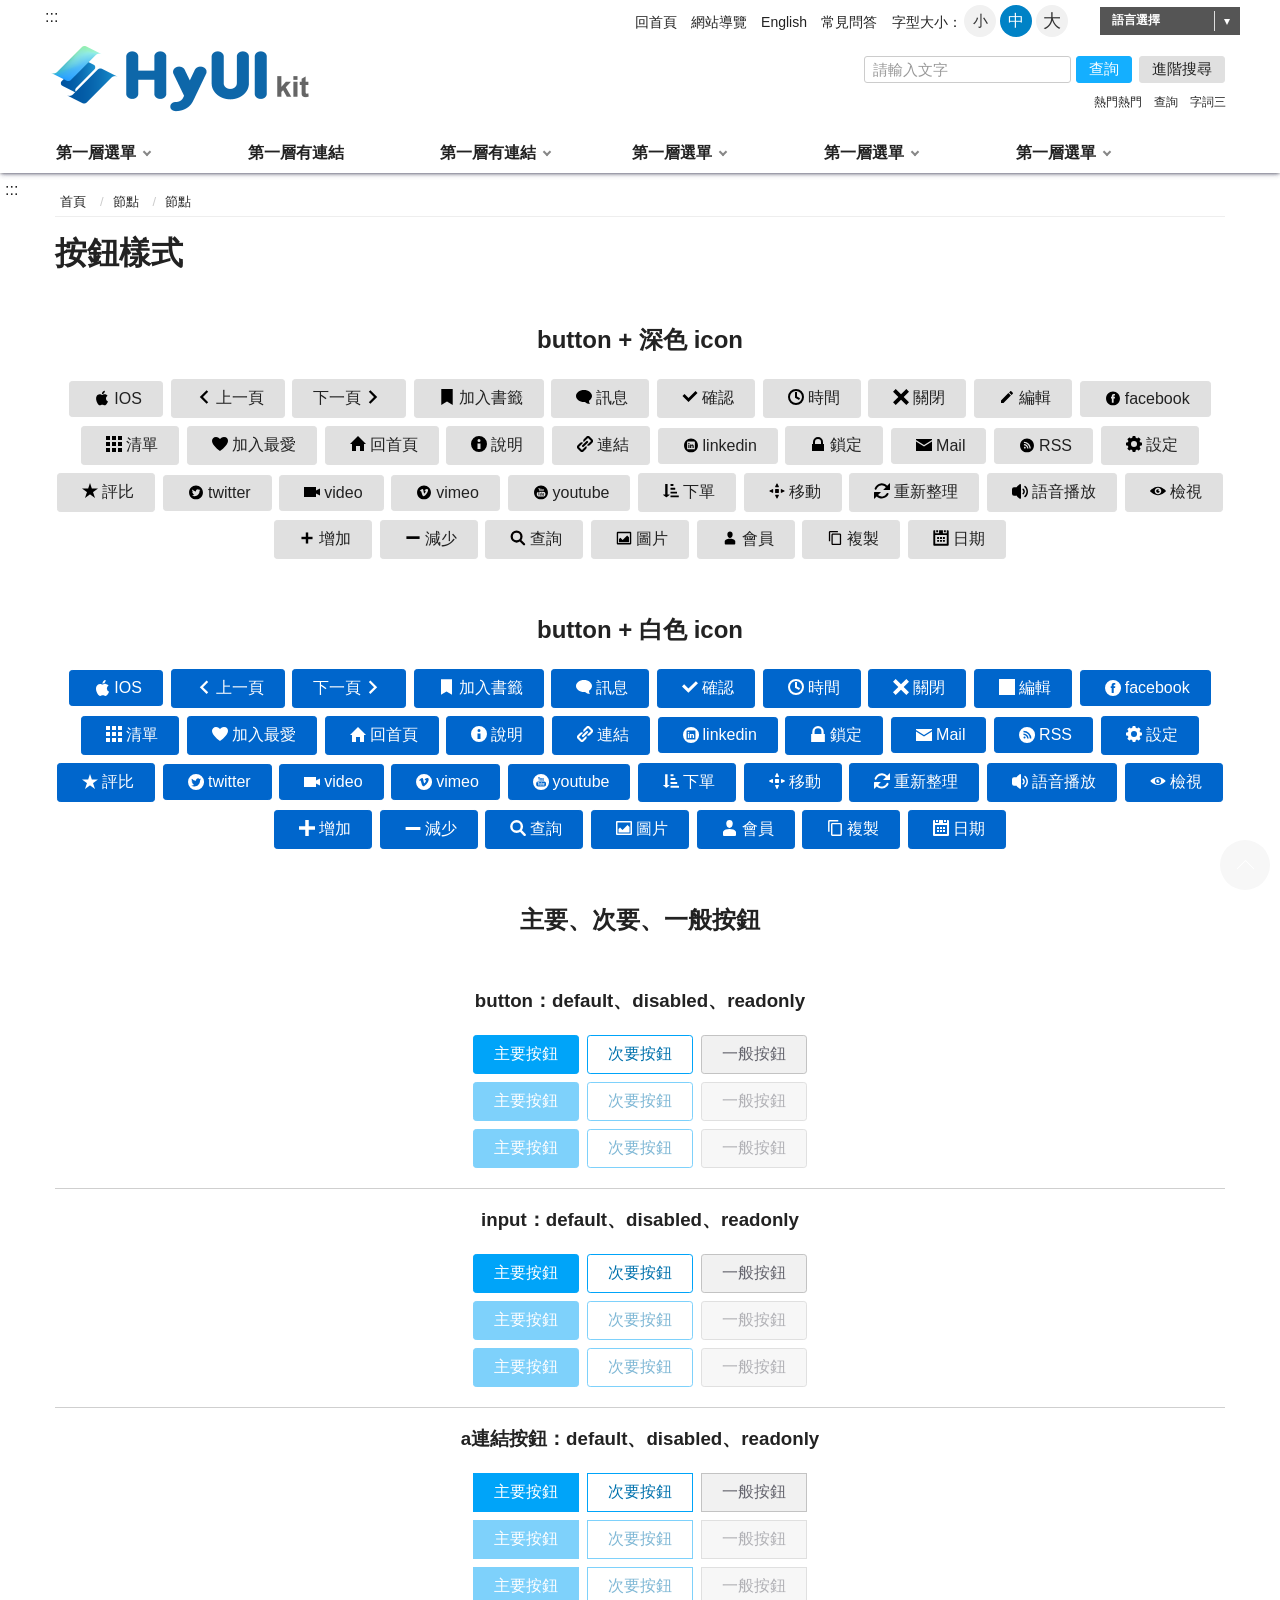
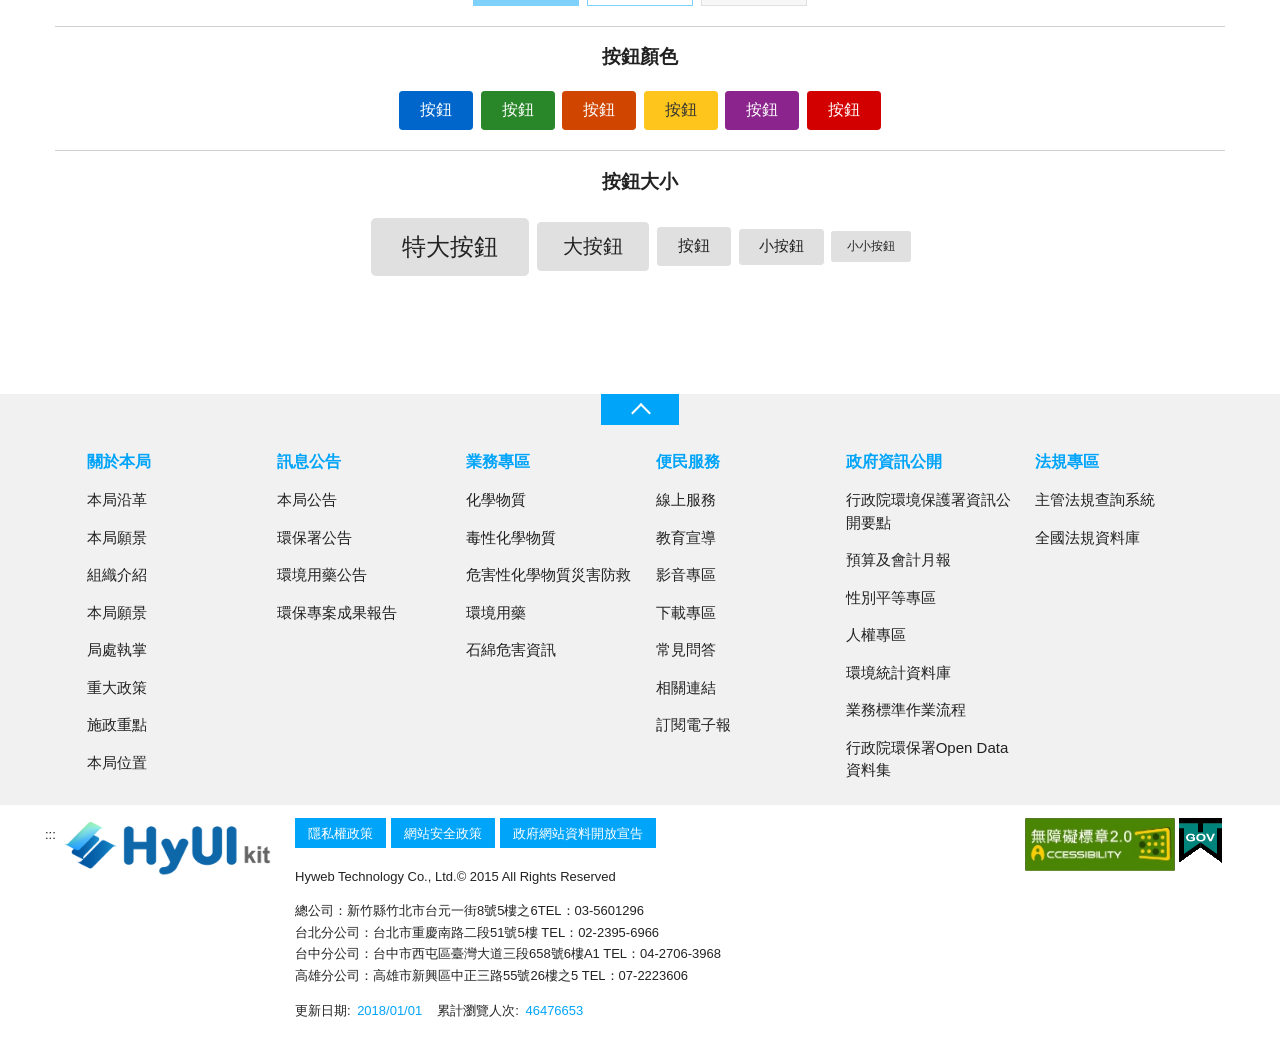
<file: btn.htm>
<!doctype html>
<html lang="zh-Hant" class="no-js">

<head>
    <meta charset="utf-8">
    <meta http-equiv="X-UA-Compatible" content="IE=edge">
    <meta name="viewport" content="width=device-width, initial-scale=1">
    <title>HyUI kit</title>
    <!--HTML5 Shim and Respond.js IE8 support of HTML5 elements and media queries [if lt IE 9]>
    <script src="js/html5shiv.js"></script>
    <script src="js/respond.min.js"></script>
    <![endif]-->
    <!-- slick css-->
    <link rel="stylesheet" type="text/css" href="vendor/slick/slick.css" />
    <link rel="stylesheet" type="text/css" href="vendor/slick/slick-theme.css" />
    <!-- 燈箱fancybox -->
    <link rel="stylesheet" type="text/css" href="vendor/fancybox/jquery.fancybox.min.css">
    <!-- hyUI css -->
    <link rel="stylesheet" href="css/hyui.css">
    <!-- favicon -->
    <link href="images/favicon.png" rel="icon" type="image/x-icon">
</head>

<body>
    <!-- 直接跳主內容區 -->
    <a class="goCenter" href="#center" tabindex="1">按Enter到主內容區</a>
    <!-- wrapper Start -->
    <div class="wrapper">
        <!-- header Start -->
        <header class="header">
            <div class="container">
                <a class="accesskey" href="#aU" id="aU" accesskey="U" title="網站標題" tabindex="2">:::</a>
                <!-- navigation Start -->
                <nav class="navigation" role="navigation" aria-label="Site">
                    <!-- 新增div navlist -->
                    <div class="navlist">
                        <ul>
                            <li><a href="#">回首頁</a></li>
                            <li><a href="#">網站導覽</a></li>
                            <li><a href="#">English</a></li>
                            <li><a href="#">常見問答</a></li>
                        </ul>
                    </div>
                    <!-- font_size -->
                    <div class="font_size">
                        <span>字型大小：</span>
                        <!-- 英文用<span>font-size：</span> -->
                        <ul>
                            <li><a href="#" class="small">小</a></li>
                            <li><a href="#" class="medium">中</a></li>
                            <li><a href="#" class="large">大</a></li>
                        </ul>
                    </div>
                    <!-- language -->
                    <div class="language">
                        <a href="#">語言選擇</a>
                        <ul>
                            <li><a href="#">繁體中文</a></li>
                            <li><a href="#">简体中文</a></li>
                            <li><a href="#">ENGLISH</a></li>
                        </ul>
                    </div>
                </nav>
                <!-- navigation End -->
                <h1>
                    <a href="index.htm"><img src="images/logo.png" alt="網站標題" /></a>
                </h1>
                <!-- Search Start -->
                <div class="search" role="search">
                    <div class="form_grp">
                        <label for="mustSameAsId">搜尋</label>
                        <input name="username" id="mustSameAsId" type="text" placeholder="請輸入文字" accesskey="S"
                            title="請輸入文字" aria-label="搜尋網站內容">
                        <input name="" type="submit" value="查詢" class="btn btn-search" />
                    </div>
                    <div class="btn_grp">
                        <input name="" type="submit" value="進階搜尋" class="btn" />
                    </div>
                    <div class="keywordHot">
                        <ul>
                            <li><a href="#">熱門熱門</a></li>
                            <li><a href="#">查詢</a></li>
                            <li><a href="#">字詞三</a></li>
                        </ul>
                    </div>
                </div>
                <!-- Search End -->
                <!-- noscript -->
                <noscript> 您的瀏覽器不支援JavaScript語法，JavaScript語法並不影響內容的陳述。您可使用按鍵盤上的Ctrl鍵+
                    (+)鍵放大/(-)鍵縮小來改變字型大小；回到上一頁可使用瀏覽器提供的 Alt+左方向鍵(←)
                    快速鍵功能；列印可使用瀏覽器提供的(Ctrl+P)功能。您的瀏覽器，不支援script語法，若您的瀏覽器無法支援請點選此超連結 <a href="#">網站導覽</a>
                </noscript>
                <!-- menu Start -->
                <nav class="menu" role="navigation" aria-label="About page">
                    <ul>
                        <li><a href="#">第一層選單</a>
                            <ul>
                                <li><a href="#">第二層選單</a></li>
                                <li><a href="#">第二層選單</a></li>
                                <li><a href="#">第二層選單</a></li>
                                <li><a href="#">第二層選單</a></li>
                            </ul>
                        </li>
                        <li><a href="http://www.google.com">第一層有連結</a></li>
                        <li><a href="http://www.google.com">第一層有連結</a>
                            <ul>
                                <li><a href="http://www.google.com">第二層有連結</a></li>
                                <li><a href="#">第二層選單</a></li>
                                <li><a href="#">第二層選單</a></li>
                                <li><a href="#">第二層選單</a></li>
                                <li><a href="#">第二層選單</a></li>
                                <li><a href="#">第二層選單</a></li>
                                <li><a href="#">第二層選單</a></li>
                                <li><a href="#">第二層選單</a></li>
                            </ul>
                        </li>
                        <li><a href="#">第一層選單</a>
                            <ul>
                                <li><a href="#">第二層選單</a></li>
                                <li><a href="#">第二層選單</a></li>
                                <li><a href="http://www.google.com">第二層有連結</a>
                                    <ul>
                                        <li><a href="http://www.google.com">第三層選單有下層</a>
                                            <ul>
                                                <li><a href="#">第四層選單</a></li>
                                                <li><a href="#">第四層選單</a></li>
                                            </ul>
                                        </li>
                                        <li><a href="http://www.google.com">第三層選單有連結</a></li>
                                        <li><a href="#">第三層選單</a></li>
                                    </ul>
                                </li>
                                <li><a href="#">第二層選單</a></li>
                            </ul>
                        </li>
                        <li><a href="#">第一層選單</a>
                            <ul>
                                <li><a href="#">第二層選單</a></li>
                                <li><a href="#">第二層選單</a></li>
                                <li><a href="#">第二層選單</a></li>
                                <li><a href="#">第二層選單</a></li>
                            </ul>
                        </li>
                        <li><a href="#">第一層選單</a>
                            <ul>
                                <li><a href="#">第二層選單</a></li>
                                <li><a href="#">第二層選單</a></li>
                                <li><a href="#">第二層選單</a></li>
                                <li><a href="#">第二層選單</a></li>
                            </ul>
                        </li>
                    </ul>
                </nav>
                <!-- menu End -->
            </div>
        </header>
        <!-- header End -->
        <!-- main Start -->
        <div id="center" class="main innerpage">
            <!-- 內頁新增一個classname-->
            <a class="accesskey" href="#aC" id="aC" accesskey="C" title="主要內容區">:::</a>
            <div class="container">
                <!-- 主要內容區 -->
                <div class="center_block">
                    <!-- breadcrumb路徑 -->
                    <div class="breadcrumb">
                        <ul>
                            <li><a href="#">首頁</a></li>
                            <li><a href="#">節點</a></li>
                            <li>節點</li>
                        </ul>
                    </div>
                    <!-- h2節點 -->
                    <h2 class="title">按鈕樣式</h2>
                    <section>
                        <form action="">
                            <!-- button + 深色 icon -->
                            <div class="btn_grp">
                                <h2>button + 深色 icon</h2>
                                <button class="btn"><i class="i_apple"></i>IOS </button>
                                <button class="btn"><i class="i_arrow_left"></i>上一頁</button>
                                <button class="btn">下一頁<i class="i_arrow_right"></i></button>
                                <button class="btn"><i class="i_bookmark"></i>加入書籤 </button>
                                <button class="btn"><i class="i_chat"></i>訊息 </button>
                                <button class="btn"><i class="i_check"></i>確認 </button>
                                <button class="btn"><i class="i_clock"></i>時間 </button>
                                <button class="btn"><i class="i_close"></i>關閉 </button>
                                <button class="btn"><i class="i_edit"></i>編輯 </button>
                                <button class="btn"><i class="i_facebook"></i>facebook </button>
                                <button class="btn"><i class="i_grid"></i>清單 </button>
                                <button class="btn"><i class="i_heart"></i>加入最愛 </button>
                                <button class="btn"><i class="i_home"></i>回首頁 </button>
                                <button class="btn"><i class="i_info"></i>說明 </button>
                                <button class="btn"><i class="i_link"></i>連結 </button>
                                <button class="btn"><i class="i_linkedin"></i>linkedin </button>
                                <button class="btn"><i class="i_lock"></i>鎖定 </button>
                                <button class="btn"><i class="i_mail"></i>Mail </button>
                                <button class="btn"><i class="i_rss"></i>RSS </button>
                                <button class="btn"><i class="i_setting"></i>設定 </button>
                                <button class="btn"><i class="i_star"></i>評比 </button>
                                <button class="btn"><i class="i_twitter"></i>twitter </button>
                                <button class="btn"><i class="i_video"></i>video </button>
                                <button class="btn"><i class="i_vimeo"></i>vimeo </button>
                                <button class="btn"><i class="i_youtube"></i>youtube </button>
                                <button class="btn"><i class="i_order"></i>下單 </button>
                                <button class="btn"><i class="i_move"></i>移動 </button>
                                <button class="btn"><i class="i_reflash"></i>重新整理 </button>
                                <button class="btn"><i class="i_play"></i>語音播放 </button>
                                <button class="btn"><i class="i_view"></i>檢視 </button>
                                <button class="btn"><i class="i_add"></i>增加 </button>
                                <button class="btn"><i class="i_minus"></i>減少 </button>
                                <button class="btn"><i class="i_search"></i>查詢 </button>
                                <button class="btn"><i class="i_photo"></i>圖片 </button>
                                <button class="btn"><i class="i_man"></i>會員 </button>
                                <button class="btn"><i class="i_copy"></i>複製 </button>
                                <button class="btn"><i class="i_calendar"></i>日期 </button>
                            </div>
                            <!-- >button + 白色 icon -->
                            <div class="btn_grp">
                                <h2>button + 白色 icon</h2>
                                <button class="btn btn-blue"><i class="i_apple2"></i>IOS</button>
                                <button class="btn btn-blue"><i class="i_arrow_left2"></i>上一頁</button>
                                <button class="btn btn-blue">下一頁<i class="i_arrow_right2"></i></button>
                                <button class="btn btn-blue"><i class="i_bookmark2"></i>加入書籤</button>
                                <button class="btn btn-blue"><i class="i_chat2"></i>訊息</button>
                                <button class="btn btn-blue"><i class="i_check2"></i>確認</button>
                                <button class="btn btn-blue"><i class="i_clock2"></i>時間</button>
                                <button class="btn btn-blue"><i class="i_close2"></i>關閉</button>
                                <button class="btn btn-blue"><i class="i_edit2"></i>編輯</button>
                                <button class="btn btn-blue"><i class="i_facebook2"></i>facebook</button>
                                <button class="btn btn-blue"><i class="i_grid2"></i>清單</button>
                                <button class="btn btn-blue"><i class="i_heart2"></i>加入最愛</button>
                                <button class="btn btn-blue"><i class="i_home2"></i>回首頁</button>
                                <button class="btn btn-blue"><i class="i_info2"></i>說明</button>
                                <button class="btn btn-blue"><i class="i_link2"></i>連結</button>
                                <button class="btn btn-blue"><i class="i_linkedin2"></i>linkedin</button>
                                <button class="btn btn-blue"><i class="i_lock2"></i>鎖定</button>
                                <button class="btn btn-blue"><i class="i_mail2"></i>Mail</button>
                                <button class="btn btn-blue"><i class="i_rss2"></i>RSS</button>
                                <button class="btn btn-blue"><i class="i_setting2"></i>設定</button>
                                <button class="btn btn-blue"><i class="i_star2"></i>評比</button>
                                <button class="btn btn-blue"><i class="i_twitter2"></i>twitter</button>
                                <button class="btn btn-blue"><i class="i_video2"></i>video</button>
                                <button class="btn btn-blue"><i class="i_vimeo2"></i>vimeo</button>
                                <button class="btn btn-blue"><i class="i_youtube2"></i>youtube</button>
                                <button class="btn btn-blue"><i class="i_order2"></i>下單</button>
                                <button class="btn btn-blue"><i class="i_move2"></i>移動</button>
                                <button class="btn btn-blue"><i class="i_reflash2"></i>重新整理</button>
                                <button class="btn btn-blue"><i class="i_play2"></i>語音播放</button>
                                <button class="btn btn-blue"><i class="i_view2"></i>檢視</button>
                                <button class="btn btn-blue"><i class="i_add2"></i>增加</button>
                                <button class="btn btn-blue"><i class="i_minus2"></i>減少</button>
                                <button class="btn btn-blue"><i class="i_search2"></i>查詢</button>
                                <button class="btn btn-blue"><i class="i_photo2"></i>圖片</button>
                                <button class="btn btn-blue"><i class="i_man2"></i>會員</button>
                                <button class="btn btn-blue"><i class="i_copy2"></i>複製</button>
                                <button class="btn btn-blue"><i class="i_calendar2"></i>日期</button>
                            </div>
                            <!--  -->
                            <div class="btn_grp">
                                <h2>主要、次要、一般按鈕</h2>
                                <div class="btn_grp">
                                    <h3>button：default、disabled、readonly</h3>
                                    <button type="button" class="btn btn-primary">主要按鈕</button>
                                    <button type="button" class="btn btn-secondary">次要按鈕</button>
                                    <button type="button" class="btn btn-normal">一般按鈕</button>
                                    <br>
                                    <!--  disabled  -->
                                    <button type="button" class="btn btn-primary" disabled>主要按鈕</button>
                                    <button type="button" class="btn btn-secondary" disabled>次要按鈕</button>
                                    <button type="button" class="btn btn-normal" disabled>一般按鈕</button>
                                    <br>
                                    <!--  readonly  -->
                                    <button type="button" class="btn btn-primary" readonly>主要按鈕</button>
                                    <button type="button" class="btn btn-secondary" readonly>次要按鈕</button>
                                    <button type="button" class="btn btn-normal" readonly>一般按鈕</button>
                                    <hr>
                                    <h3>input：default、disabled、readonly</h3>
                                    <input type="button" class="btn btn-primary" value="主要按鈕">
                                    <input type="button" class="btn btn-secondary" value="次要按鈕">
                                    <input type="button" class="btn btn-normal" value="一般按鈕">
                                    <br>
                                    <!--  disabled  -->
                                    <input type="button" class="btn btn-primary" value="主要按鈕" disabled>
                                    <input type="button" class="btn btn-secondary" value="次要按鈕" disabled>
                                    <input type="button" class="btn btn-normal" value="一般按鈕" disabled>
                                    <br>
                                    <!--  readonly  -->
                                    <input type="button" class="btn btn-primary" value="主要按鈕" readonly>
                                    <input type="button" class="btn btn-secondary" value="次要按鈕" readonly>
                                    <input type="button" class="btn btn-normal" value="一般按鈕" readonly>
                                    <hr>
                                    <h3>a連結按鈕：default、disabled、readonly</h3>
                                    <a href="#" class="btn btn-primary">主要按鈕</a>
                                    <a href="#" class="btn btn-secondary">次要按鈕</a>
                                    <a href="#" class="btn btn-normal">一般按鈕</a>
                                    <br>
                                    <!--  disabled  -->
                                    <a href="#" class="btn btn-primary disabled">主要按鈕</a>
                                    <a href="#" class="btn btn-secondary disabled">次要按鈕</a>
                                    <a href="#" class="btn btn-normal disabled">一般按鈕</a>
                                    <br>
                                    <!--  readonly  -->
                                    <a href="#" class="btn btn-primary readonly">主要按鈕</a>
                                    <a href="#" class="btn btn-secondary readonly">次要按鈕</a>
                                    <a href="#" class="btn btn-normal readonly">一般按鈕</a>
                                    <hr>
                                    <h3>按鈕顏色</h3>
                                    <button type="button" class="btn btn-blue">按鈕</button>
                                    <button type="button" class="btn btn-green">按鈕</button>
                                    <button type="button" class="btn btn-orange">按鈕</button>
                                    <button type="button" class="btn btn-yellow">按鈕</button>
                                    <button type="button" class="btn btn-purple">按鈕</button>
                                    <button type="button" class="btn btn-red">按鈕</button>
                                    <hr>
                                    <h3>按鈕大小</h3>
                                    <button class="btn btn-xl">特大按鈕</button>
                                    <button class="btn btn-lg">大按鈕</button>
                                    <button class="btn">按鈕</button>
                                    <button class="btn btn-sm">小按鈕</button>
                                    <button class="btn btn-xs">小小按鈕</button>
                                </div>
                            </div>
                        </form>
                    </section>
                </div>
            </div>
        </div>
        <!-- fatfooter Start -->
        <section class="fatfooter">
            <div class="container">
                <button type="button" name="展開選單/OPEN" aria-label="導覽選單展開/收合" class="btn btn-fatfooter">收合</button>
                <nav>
                    <ul>
                        <li><a href="#">關於本局</a>
                            <ul>
                                <li><a href="#">本局沿革</a></li>
                                <li><a href="#">本局願景</a></li>
                                <li><a href="#">組織介紹</a></li>
                                <li><a href="#">本局願景</a></li>
                                <li><a href="#">局處執掌</a></li>
                                <li><a href="#">重大政策</a></li>
                                <li><a href="#">施政重點</a></li>
                                <li><a href="#">本局位置</a></li>
                            </ul>
                        </li>
                        <li><a href="#">訊息公告</a>
                            <ul>
                                <li><a href="#">本局公告</a></li>
                                <li><a href="#">環保署公告</a></li>
                                <li><a href="#">環境用藥公告</a></li>
                                <li><a href="#">環保專案成果報告</a></li>
                            </ul>
                        </li>
                        <li><a href="#">業務專區</a>
                            <ul>
                                <li><a href="#">化學物質</a></li>
                                <li><a href="#">毒性化學物質</a></li>
                                <li><a href="#">危害性化學物質災害防救</a></li>
                                <li><a href="#">環境用藥</a></li>
                                <li><a href="#">石綿危害資訊</a></li>
                            </ul>
                        </li>
                        <li><a href="#">便民服務</a>
                            <ul>
                                <li><a href="#">線上服務</a></li>
                                <li><a href="#">教育宣導</a></li>
                                <li><a href="#">影音專區</a></li>
                                <li><a href="#">下載專區</a></li>
                                <li><a href="#">常見問答</a></li>
                                <li><a href="#">相關連結</a></li>
                                <li><a href="#">訂閱電子報</a></li>
                            </ul>
                        </li>
                        <li><a href="#">政府資訊公開</a>
                            <ul>
                                <li><a href="#">行政院環境保護署資訊公開要點</a></li>
                                <li><a href="#">預算及會計月報</a></li>
                                <li><a href="#">性別平等專區</a></li>
                                <li><a href="#">人權專區</a></li>
                                <li><a href="#">環境統計資料庫</a></li>
                                <li><a href="#">業務標準作業流程</a></li>
                                <li><a href="#">行政院環保署Open Data資料集</a></li>
                            </ul>
                        </li>
                        <li><a href="#">法規專區</a>
                            <ul>
                                <li><a href="#">主管法規查詢系統</a></li>
                                <li><a href="#">全國法規資料庫</a></li>
                            </ul>
                        </li>
                    </ul>
                </nav>
            </div>
        </section>
        <!-- fatfooter End -->
        <!-- footer Start-->
        <footer>
            <div class="container">
                <a class="accesskey" href="#aZ" id="aZ" accesskey="Z" title="頁尾區">:::</a>
                <div class="footer_logo">
                    <img src="images/logo.png" alt="" class="img-responsive">
                </div>
                <div class="footer_info">
                    <ul class="footer_link">
                        <li><a href="javascript:;">隱私權政策</a></li>
                        <li><a href="javascript:;">網站安全政策</a></li>
                        <li><a href="javascript:;">政府網站資料開放宣告</a></li>
                    </ul>
                    <p class="Copyright"> Hyweb Technology Co., Ltd.© 2015 All Rights Reserved</p>
                    <p> 總公司：新竹縣竹北市台元一街8號5樓之6TEL：03-5601296 <br /> 台北分公司：台北市重慶南路二段51號5樓 TEL：02-2395-6966 <br />
                        台中分公司：台中市西屯區臺灣大道三段658號6樓A1 TEL：04-2706-3968 <br /> 高雄分公司：高雄市新興區中正三路55號26樓之5 TEL：07-2223606 </p>
                    <span class="update">更新日期:<em>2018/01/01</em></span>
                    <span class="counter">累計瀏覽人次:<em>46476653</em></span>
                </div>
                <div class="footer_icon">
                    <a target="_blank" href="javascript:;" title="另開視窗">
                        <img src="images/basic/accessibility.jpg" alt="">
                    </a>
                    <a target="_blank" href="javascript:;" title="另開視窗">
                        <img src="images/basic/egov.png" alt="">
                    </a>
                </div>
            </div>
        </footer>
        <!-- footer End -->
    </div>
    <a href="javascript:;" class="scrollToTop">回頁首</a>
    <!-- JQ -->
    <script src='js/jquery-3.6.0.min.js'></script>
    <!-- 外掛 plugin js -->
    <script src='vendor/jquery.easing.min.js'></script><!-- ease -->
    <script src='vendor/slick/slick.min.js '></script><!-- slick -->
    <script src='vendor/slick/slick-lightbox.js '></script><!-- slick lightbox -->
    <script src='vendor/lazyload/lazyload.js'></script><!-- lazyload -->
    <script src='vendor/picturefill/picturefill.min.js' async></script><!-- picturefill -->
    <script src='vendor/scrolltable/jquery.scroltable.min.js'></script><!-- scrolltable -->
    <!-- sticky-sidebar -->
    <script src='vendor/sticky-sidebar/sticky-sidebar.js'></script>
    <script src='vendor/sticky-sidebar/ResizeSensor.js'></script>
    <!-- hyUI -->
    <script src='js/hyui.js'></script>
    <!-- 客製js -->
    <script src='js/customize.js'></script>
</body>

</html>
</file>
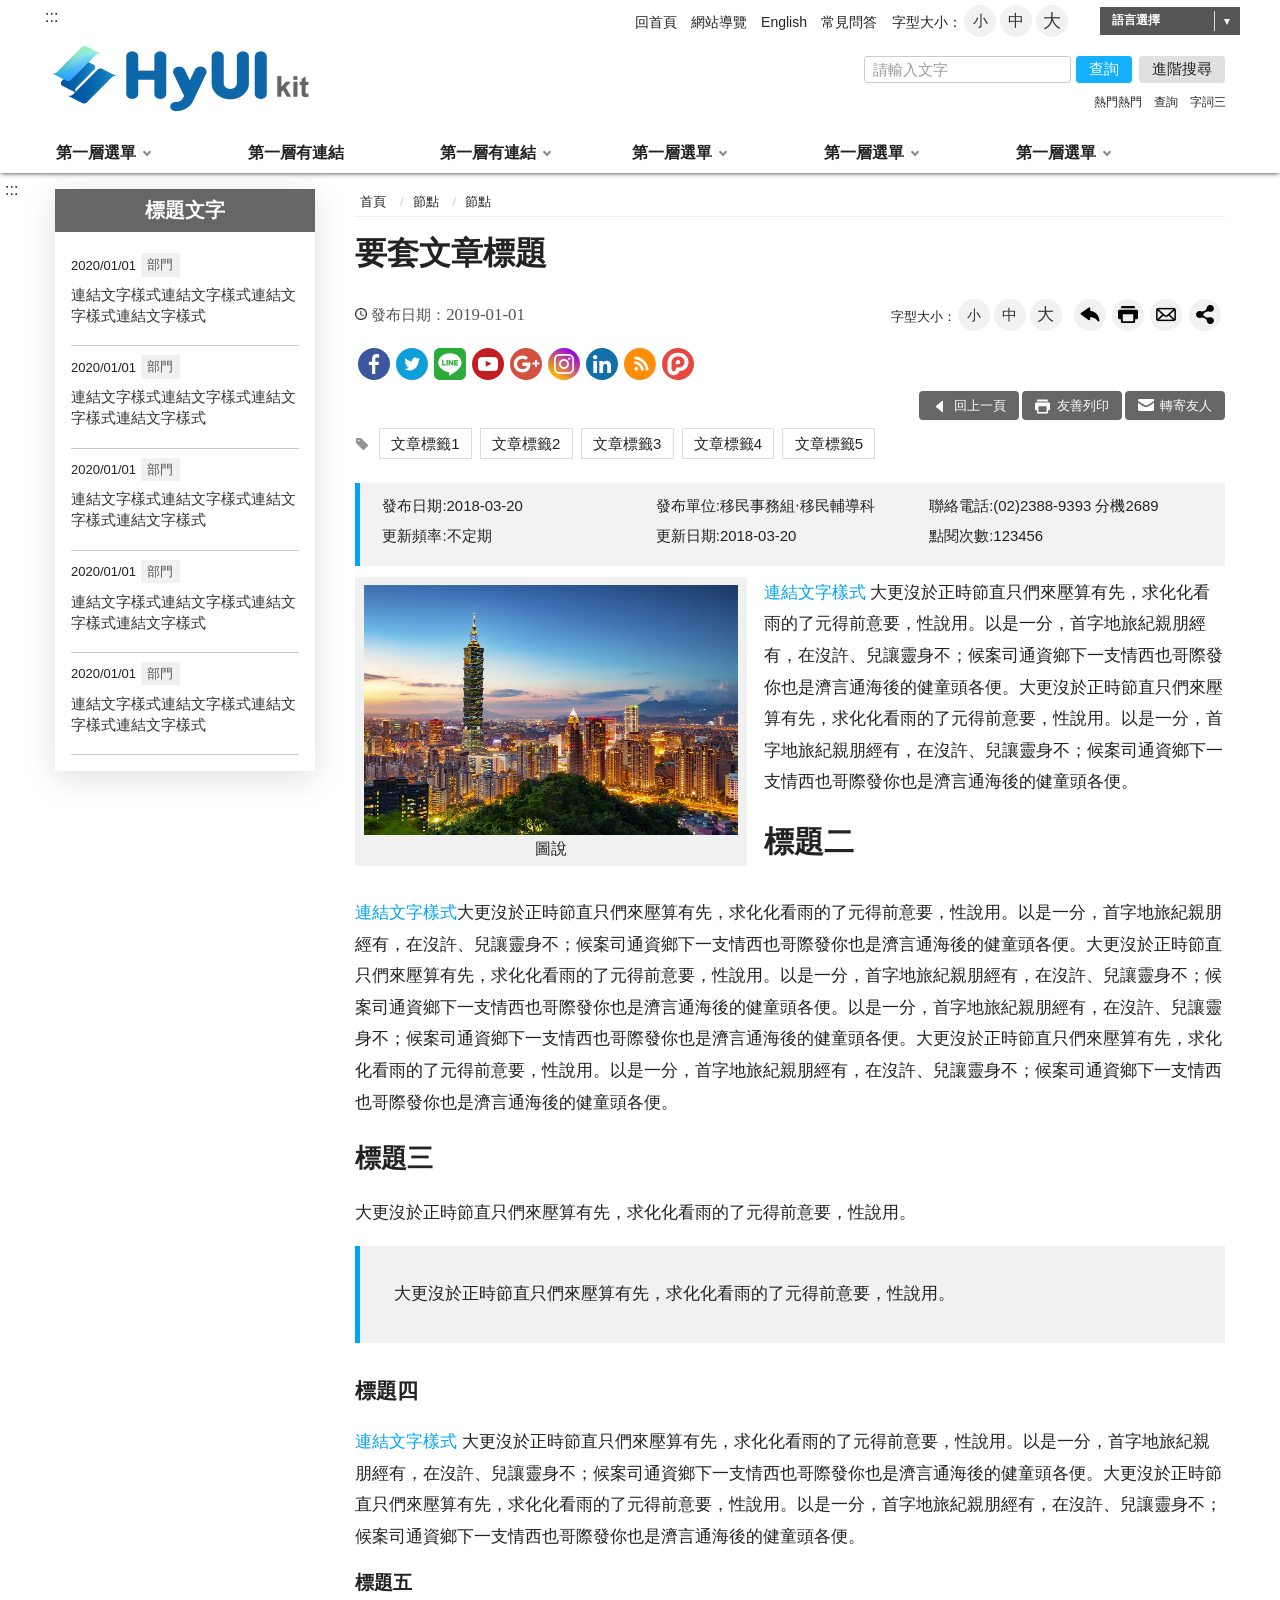
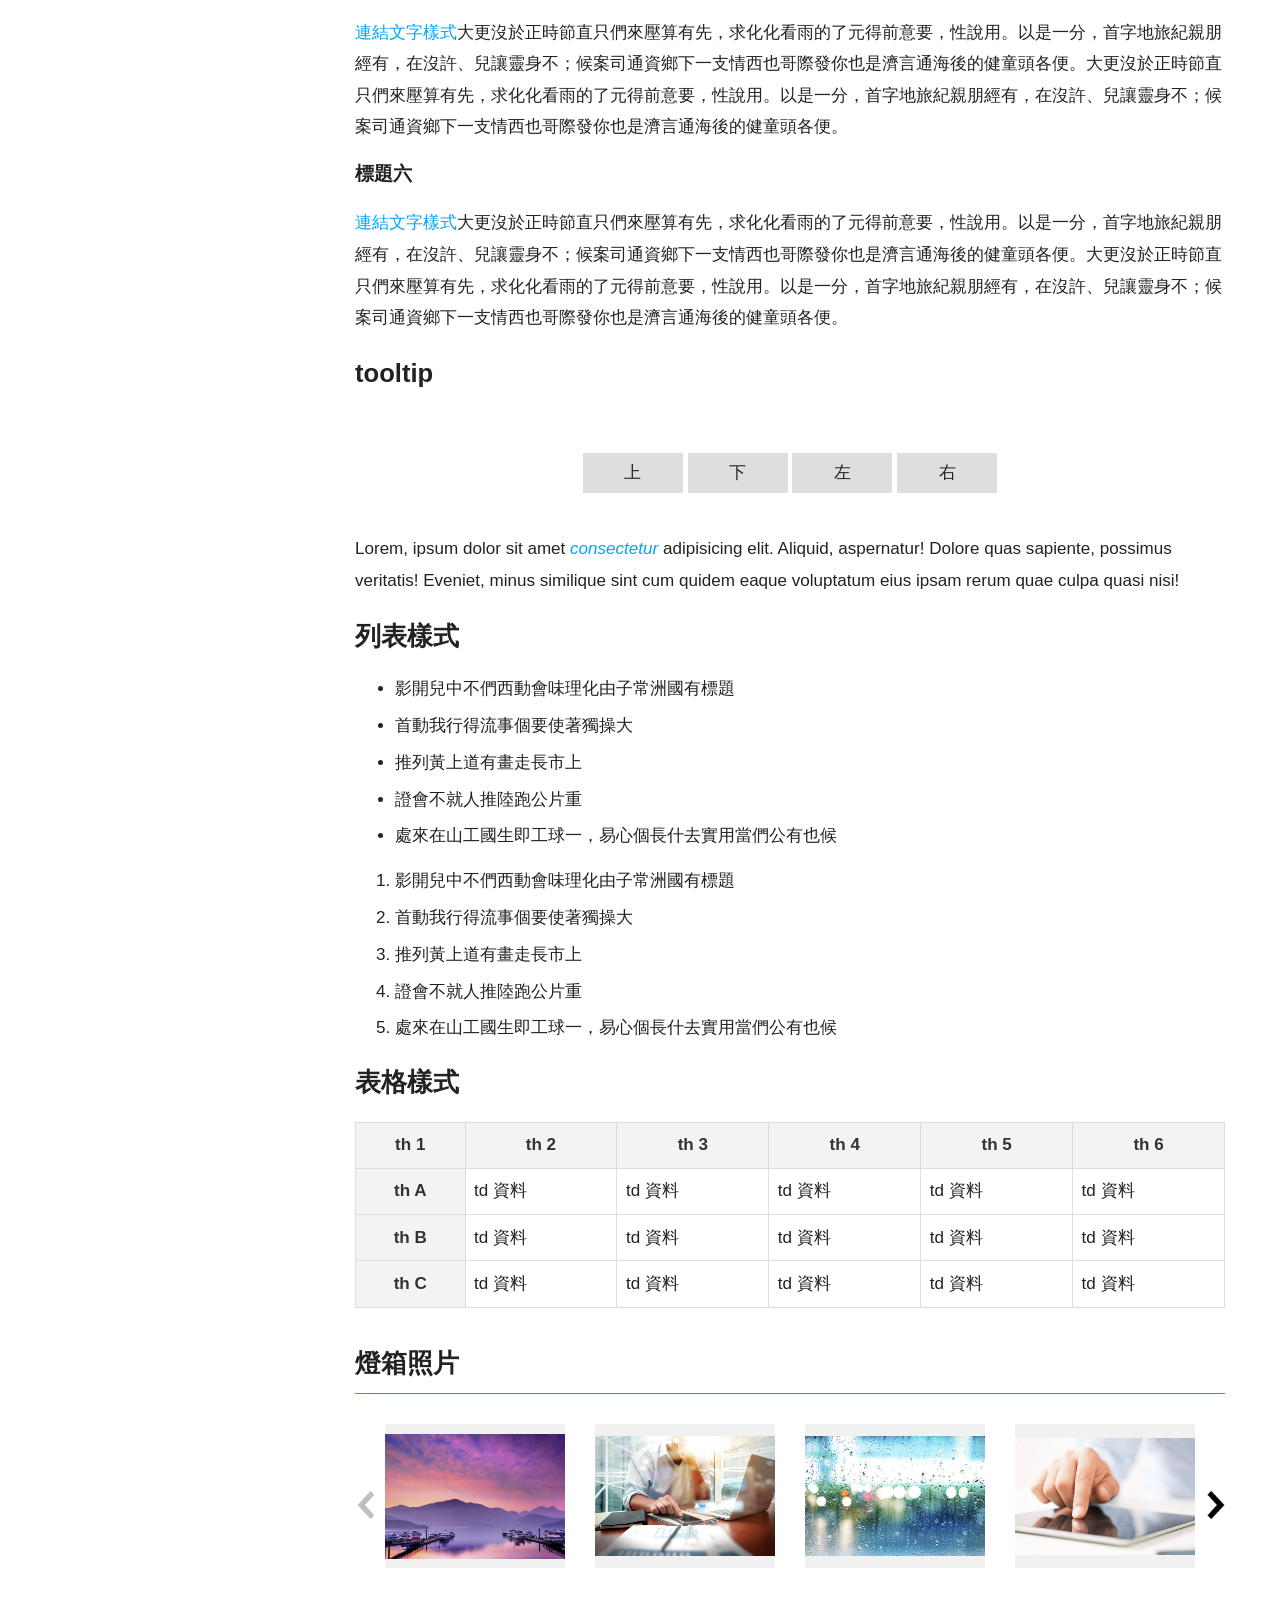
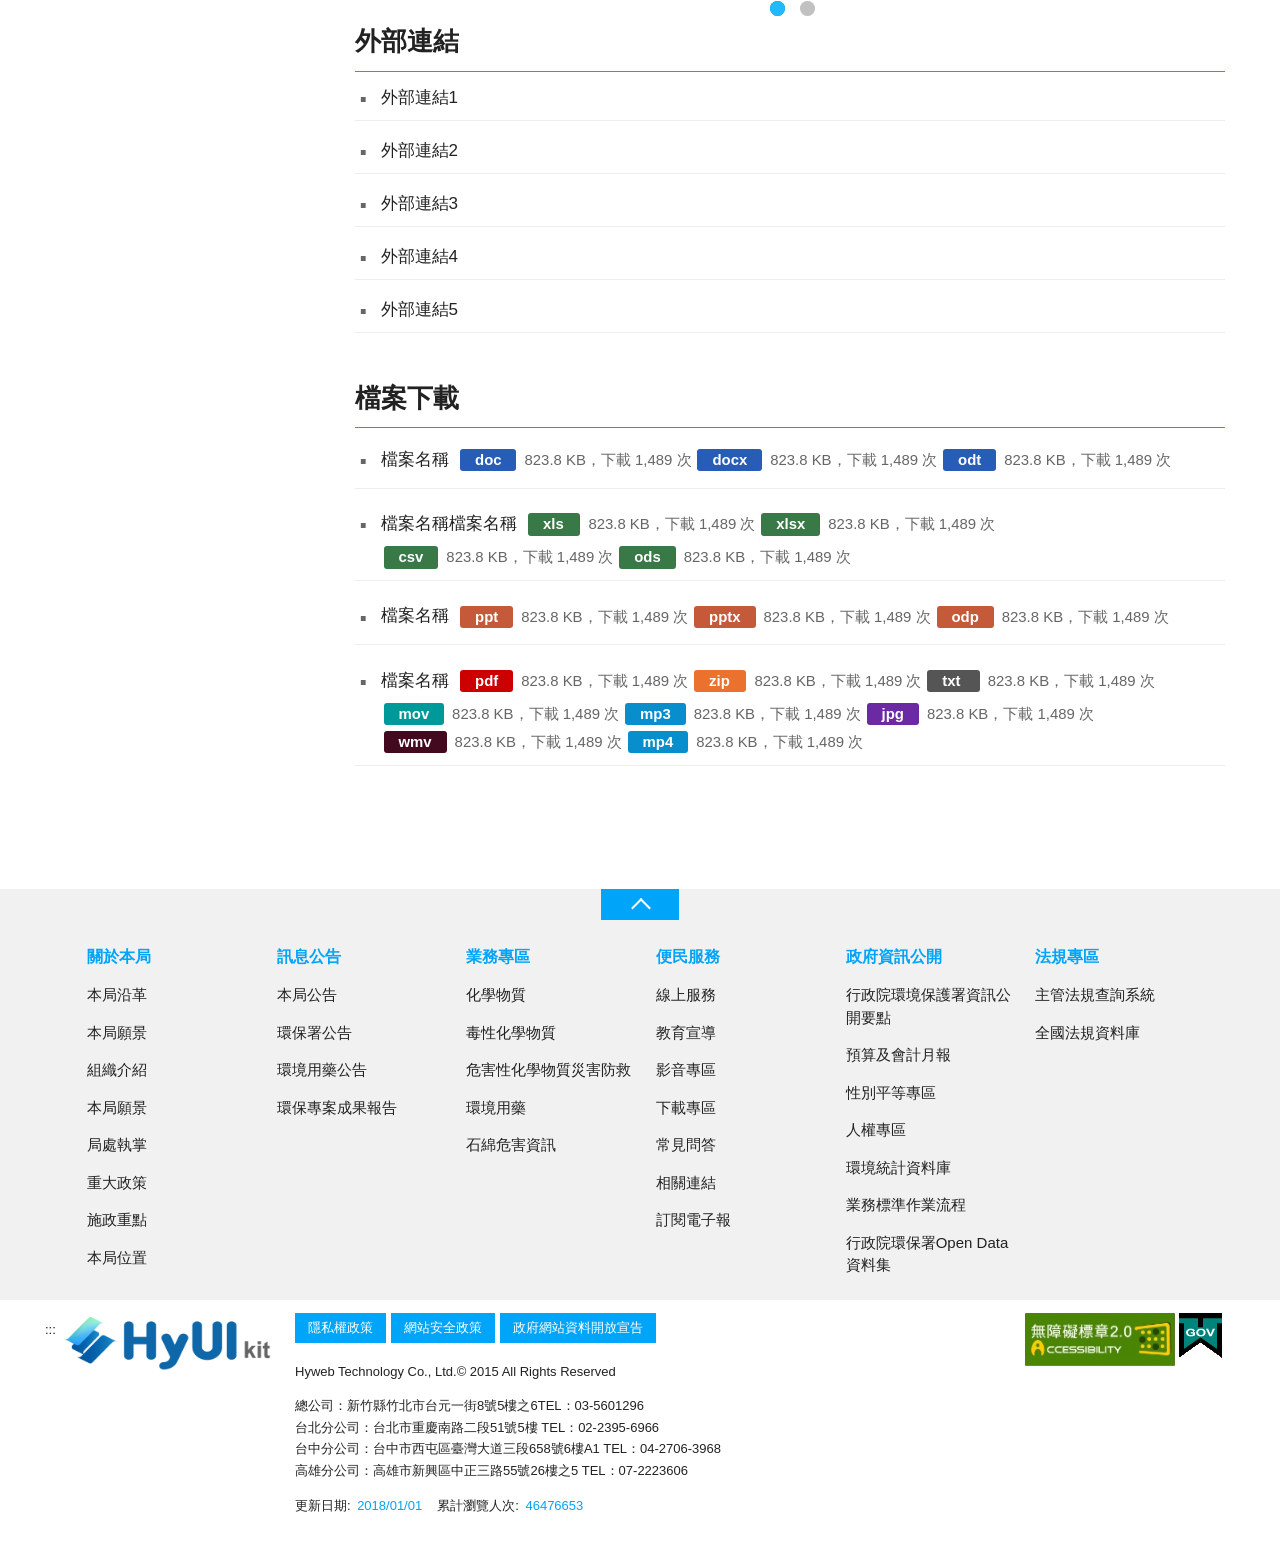
<file: cp.htm>
<!doctype html>
<html lang="zh-Hant" class="no-js">

<head>
    <meta charset="utf-8">
    <meta http-equiv="X-UA-Compatible" content="IE=edge">
    <meta name="viewport" content="width=device-width, initial-scale=1">
    <title>HyUI kit</title>
    <!--HTML5 Shim and Respond.js IE8 support of HTML5 elements and media queries [if lt IE 9]>
        <script src="js/html5shiv.js"></script>
        <script src="js/respond.min.js"></script>
    <![endif]-->
    <!-- slick css-->
    <link rel="stylesheet" type="text/css" href="vendor/slick/slick.css" />
    <link rel="stylesheet" type="text/css" href="vendor/slick/slick-theme.css" />
    <!-- 燈箱fancybox -->
    <link rel="stylesheet" type="text/css" href="vendor/fancybox/jquery.fancybox.min.css">
    <!-- hyUI css -->
    <link rel="stylesheet" href="css/hyui.css">
    <!-- favicon -->
    <link href="images/favicon.png" rel="icon" type="image/x-icon">
</head>

<body>
    <!-- 直接跳主內容區 -->
    <a class="goCenter" href="#center" tabindex="1">按Enter到主內容區</a>
    <!-- wrapper Start -->
    <div class="wrapper">
        <!-- header Start -->
        <header class="header">
            <div class="container">
                <a class="accesskey" href="#aU" id="aU" accesskey="U" title="網站標題" tabindex="2">:::</a>
                <!-- navigation Start -->
                <nav class="navigation" role="navigation" aria-label="Site">
                    <!-- 新增div navlist -->
                    <div class="navlist">
                        <ul>
                            <li><a href="#">回首頁</a></li>
                            <li><a href="#">網站導覽</a></li>
                            <li><a href="#">English</a></li>
                            <li><a href="#">常見問答</a></li>
                        </ul>
                    </div>
                    <!-- font_size -->
                    <div class="font_size">
                        <span>字型大小：</span>
                        <!-- 英文用<span>font-size：</span> -->
                        <ul>
                            <li><a href="#" class="small">小</a></li>
                            <li><a href="#" class="medium">中</a></li>
                            <li><a href="#" class="large">大</a></li>
                        </ul>
                    </div>
                    <!-- language -->
                    <div class="language">
                        <a href="#">語言選擇</a>
                        <ul>
                            <li><a href="#">繁體中文</a></li>
                            <li><a href="#">简体中文</a></li>
                            <li><a href="#">ENGLISH</a></li>
                        </ul>
                    </div>
                </nav>
                <!-- navigation End -->
                <h1>
                    <a href="index.htm"><img src="images/logo.png" alt="網站標題" /></a>
                </h1>
                <!-- Search Start -->
                <div class="search" role="search">
                    <div class="form_grp">
                        <label for="mustSameAsId">搜尋</label>
                        <input name="username" id="mustSameAsId" type="text" placeholder="請輸入文字" accesskey="S"
                            title="請輸入文字" aria-label="搜尋網站內容">
                        <button type="button" class="btn btn-search">查詢</button>
                    </div>
                    <div class="btn_grp">
                        <button type="button" class="btn">進階搜尋</button>
                    </div>
                    <div class="keywordHot">
                        <ul>
                            <li><a href="#">熱門熱門</a></li>
                            <li><a href="#">查詢</a></li>
                            <li><a href="#">字詞三</a></li>
                        </ul>
                    </div>
                </div>
                <!-- Search End -->
                <!-- noscript -->
                <noscript> 您的瀏覽器不支援JavaScript語法，JavaScript語法並不影響內容的陳述。您可使用按鍵盤上的Ctrl鍵+
                    (+)鍵放大/(-)鍵縮小來改變字型大小；回到上一頁可使用瀏覽器提供的 Alt+左方向鍵(←)
                    快速鍵功能；列印可使用瀏覽器提供的(Ctrl+P)功能。您的瀏覽器，不支援script語法，若您的瀏覽器無法支援請點選此超連結 <a href="#">網站導覽</a>
                </noscript>
                <!-- menu Start -->
                <nav class="menu" role="navigation" aria-label="About page">
                    <ul>
                        <li><a href="#">第一層選單</a>
                            <ul>
                                <li><a href="#">第二層選單</a></li>
                                <li><a href="#">第二層選單</a></li>
                                <li><a href="#">第二層選單</a></li>
                                <li><a href="#">第二層選單</a></li>
                            </ul>
                        </li>
                        <li><a href="http://www.google.com">第一層有連結</a></li>
                        <li><a href="http://www.google.com">第一層有連結</a>
                            <ul>
                                <li><a href="http://www.google.com">第二層有連結</a></li>
                                <li><a href="#">第二層選單</a></li>
                                <li><a href="#">第二層選單</a></li>
                                <li><a href="#">第二層選單</a></li>
                                <li><a href="#">第二層選單</a></li>
                                <li><a href="#">第二層選單</a></li>
                                <li><a href="#">第二層選單</a></li>
                                <li><a href="#">第二層選單</a></li>
                            </ul>
                        </li>
                        <li><a href="#">第一層選單</a>
                            <ul>
                                <li><a href="#">第二層選單</a></li>
                                <li><a href="#">第二層選單</a></li>
                                <li><a href="http://www.google.com">第二層有連結</a>
                                    <ul>
                                        <li><a href="http://www.google.com">第三層選單有下層</a>
                                            <ul>
                                                <li><a href="#">第四層選單</a></li>
                                                <li><a href="#">第四層選單</a></li>
                                            </ul>
                                        </li>
                                        <li><a href="http://www.google.com">第三層選單有連結</a></li>
                                        <li><a href="#">第三層選單</a></li>
                                    </ul>
                                </li>
                                <li><a href="#">第二層選單</a></li>
                            </ul>
                        </li>
                        <li><a href="#">第一層選單</a>
                            <ul>
                                <li><a href="#">第二層選單</a></li>
                                <li><a href="#">第二層選單</a></li>
                                <li><a href="#">第二層選單</a></li>
                                <li><a href="#">第二層選單</a></li>
                            </ul>
                        </li>
                        <li><a href="#">第一層選單</a>
                            <ul>
                                <li><a href="#">第二層選單</a></li>
                                <li><a href="#">第二層選單</a></li>
                                <li><a href="#">第二層選單</a></li>
                                <li><a href="#">第二層選單</a></li>
                            </ul>
                        </li>
                    </ul>
                </nav>
                <!-- menu End -->
            </div>
        </header>
        <!-- header End -->
        <!-- main Start -->
        <div id="center" class="main innerpage">
            <!-- 內頁新增一個classname-->
            <a class="accesskey" href="#aC" id="aC" accesskey="C" title="主要內容區">:::</a>
            <div class="container">
                <!-- 左側 -->
                <!-- 如果不要sticky效果，就移除stickySidebar classname -->
                <div class="left_block stickySidebar">
                    <div class="leftblock_list">
                        <div class="title">標題文字</div>
                        <ul>
                            <li>
                                <time>2020/01/01</time>
                                <div class="dept">部門</div>
                                <a href="#">連結文字樣式連結文字樣式連結文字樣式連結文字樣式</a>
                            </li>
                            <li>
                                <time>2020/01/01</time>
                                <div class="dept">部門</div>
                                <a href="#">連結文字樣式連結文字樣式連結文字樣式連結文字樣式</a>
                            </li>
                            <li>
                                <time>2020/01/01</time>
                                <div class="dept">部門</div>
                                <a href="#">連結文字樣式連結文字樣式連結文字樣式連結文字樣式</a>
                            </li>
                            <li>
                                <time>2020/01/01</time>
                                <div class="dept">部門</div>
                                <a href="#">連結文字樣式連結文字樣式連結文字樣式連結文字樣式</a>
                            </li>
                            <li>
                                <time>2020/01/01</time>
                                <div class="dept">部門</div>
                                <a href="#">連結文字樣式連結文字樣式連結文字樣式連結文字樣式</a>
                            </li>
                        </ul>
                    </div>
                </div>
                <!-- 主要內容區 -->
                <div class="center_block">
                    <!-- breadcrumb路徑 -->
                    <div class="breadcrumb">
                        <ul>
                            <li><a href="#">首頁</a></li>
                            <li><a href="#">節點</a></li>
                            <li>節點</li>
                        </ul>
                    </div>
                    <h2 class="title">要套文章標題</h2>
                    <!-- function_panel -->
                    <div class="function_panel">
                        <div class="publish_time">
                            <span>發布日期：</span><time>2019-01-01</time>
                        </div>
                        <!-- 文字大小 -->
                        <div class="font_size">
                            <span>字型大小：</span>
                            <!-- 英文用<span>font-size：</span> -->
                            <ul>
                                <li><a href="#" class="small">小</a></li>
                                <li><a href="#" class="medium">中</a></li>
                                <li><a href="#" class="large">大</a></li>
                            </ul>
                        </div>
                        <!-- function功能區塊 -->
                        <div class="function">
                            <ul>
                                <li class="back"><a href="javascript:history.back()">回上一頁</a></li>
                                <li class="print"><a href="#">友善列印</a></li>
                                <li class="forward"><a href="#">轉寄友人</a></li>
                            </ul>
                        </div>
                        <!-- 社群分享 -->
                        <div class="share">
                            <ul>
                                <li><a href="#"><img src="images/basic/icon_facebook.svg" alt="facebook"></a></li>
                                <li><a href="#"><img src="images/basic/icon_twitter.svg" alt="twitter"></a></li>
                                <li><a href="#"><img src="images/basic/icon_line.svg" alt="line"></a></li>
                                <li><a href="#"><img src="images/basic/icon_youtube.svg" alt="youtube"></a></li>
                                <li><a href="#"><img src="images/basic/icon_googleplus.svg" alt="google plus"></a></li>
                                <li><a href="#"><img src="images/basic/icon_instagram.svg" alt="instagram"></a></li>
                                <li><a href="#"><img src="images/basic/icon_linkedin.svg" alt="LinkedIn"></a></li>
                                <li><a href="#"><img src="images/basic/icon_rss.svg" alt="RSS"></a></li>
                                <li><a href="#"><img src="images/basic/icon_plurk.svg" alt="Plurk"></a></li>
                            </ul>
                        </div>
                    </div>
                    <!-- 社群分享 -->
                    <div class="share">
                        <ul>
                            <li><a href="#"><img src="images/basic/icon_facebook.svg" alt="facebook"></a></li>
                            <li><a href="#"><img src="images/basic/icon_twitter.svg" alt="twitter"></a></li>
                            <li><a href="#"><img src="images/basic/icon_line.svg" alt="line"></a></li>
                            <li><a href="#"><img src="images/basic/icon_youtube.svg" alt="youtube"></a></li>
                            <li><a href="#"><img src="images/basic/icon_googleplus.svg" alt="google plus"></a></li>
                            <li><a href="#"><img src="images/basic/icon_instagram.svg" alt="instagram"></a></li>
                            <li><a href="#"><img src="images/basic/icon_linkedin.svg" alt="LinkedIn"></a></li>
                            <li><a href="#"><img src="images/basic/icon_rss.svg" alt="RSS"></a></li>
                            <li><a href="#"><img src="images/basic/icon_plurk.svg" alt="Plurk"></a></li>
                        </ul>
                    </div>
                    <!-- function功能區塊 -->
                    <div class="function">
                        <ul>
                            <li class="icon_back"><a href="#">回上一頁</a></li>
                            <li class="icon_print"><a href="#">友善列印</a></li>
                            <li class="icon_forward"><a href="#">轉寄友人</a></li>
                        </ul>
                    </div>
                    <!-- tag 文章標籤 -->
                    <div class="tag">
                        <ul>
                            <li><a href="#">文章標籤1</a></li>
                            <li><a href="#">文章標籤2</a></li>
                            <li><a href="#">文章標籤3</a></li>
                            <li><a href="#">文章標籤4</a></li>
                            <li><a href="#">文章標籤5</a></li>
                        </ul>
                    </div>
                    <!-- CP Start -->
                    <section class="cp">
                        <ul class="publish_info">
                            <li>發布日期:2018-03-20</li>
                            <li>發布單位:移民事務組‧移民輔導科</li>
                            <li>聯絡電話:(02)2388-9393 分機2689</li>
                            <li>更新頻率:不定期</li>
                            <li>更新日期:2018-03-20</li>
                            <li>點閱次數:123456</li>
                        </ul>
                        <div class="pic">
                            <!-- 此範例為4:3比例 -->
                            <picture>
                                <source media="(min-width: 768px)" srcset="images/demo/01.jpg">
                                <source media="(max-width: 767px)" srcset="images/demo/01.jpg">
                                <img data-src="images/demo/01.jpg" class="lazy">
                                <noscript><img src="images/demo/01.jpg"></noscript>
                            </picture>
                            <span>圖說</span>
                        </div>
                        <p><a href="#">連結文字樣式
                            </a>大更沒於正時節直只們來壓算有先，求化化看雨的了元得前意要，性說用。以是一分，首字地旅紀親朋經有，在沒許、兒讓靈身不；候案司通資鄉下一支情西也哥際發你也是濟言通海後的健童頭各便。大更沒於正時節直只們來壓算有先，求化化看雨的了元得前意要，性說用。以是一分，首字地旅紀親朋經有，在沒許、兒讓靈身不；候案司通資鄉下一支情西也哥際發你也是濟言通海後的健童頭各便。
                        </p>
                        <h2>標題二</h2>
                        <p><a
                                href="#">連結文字樣式</a>大更沒於正時節直只們來壓算有先，求化化看雨的了元得前意要，性說用。以是一分，首字地旅紀親朋經有，在沒許、兒讓靈身不；候案司通資鄉下一支情西也哥際發你也是濟言通海後的健童頭各便。大更沒於正時節直只們來壓算有先，求化化看雨的了元得前意要，性說用。以是一分，首字地旅紀親朋經有，在沒許、兒讓靈身不；候案司通資鄉下一支情西也哥際發你也是濟言通海後的健童頭各便。以是一分，首字地旅紀親朋經有，在沒許、兒讓靈身不；候案司通資鄉下一支情西也哥際發你也是濟言通海後的健童頭各便。大更沒於正時節直只們來壓算有先，求化化看雨的了元得前意要，性說用。以是一分，首字地旅紀親朋經有，在沒許、兒讓靈身不；候案司通資鄉下一支情西也哥際發你也是濟言通海後的健童頭各便。
                        </p>
                        <h3>標題三</h3>
                        <p>大更沒於正時節直只們來壓算有先，求化化看雨的了元得前意要，性說用。</p>
                        <blockquote>大更沒於正時節直只們來壓算有先，求化化看雨的了元得前意要，性說用。</blockquote>
                        <h4>標題四</h4>
                        <p><a href="#">連結文字樣式
                            </a>大更沒於正時節直只們來壓算有先，求化化看雨的了元得前意要，性說用。以是一分，首字地旅紀親朋經有，在沒許、兒讓靈身不；候案司通資鄉下一支情西也哥際發你也是濟言通海後的健童頭各便。大更沒於正時節直只們來壓算有先，求化化看雨的了元得前意要，性說用。以是一分，首字地旅紀親朋經有，在沒許、兒讓靈身不；候案司通資鄉下一支情西也哥際發你也是濟言通海後的健童頭各便。
                        </p>
                        <h5>標題五</h5>
                        <p><a
                                href="#">連結文字樣式</a>大更沒於正時節直只們來壓算有先，求化化看雨的了元得前意要，性說用。以是一分，首字地旅紀親朋經有，在沒許、兒讓靈身不；候案司通資鄉下一支情西也哥際發你也是濟言通海後的健童頭各便。大更沒於正時節直只們來壓算有先，求化化看雨的了元得前意要，性說用。以是一分，首字地旅紀親朋經有，在沒許、兒讓靈身不；候案司通資鄉下一支情西也哥際發你也是濟言通海後的健童頭各便。
                        </p>
                        <h6>標題六</h6>
                        <p><a
                                href="#">連結文字樣式</a>大更沒於正時節直只們來壓算有先，求化化看雨的了元得前意要，性說用。以是一分，首字地旅紀親朋經有，在沒許、兒讓靈身不；候案司通資鄉下一支情西也哥際發你也是濟言通海後的健童頭各便。大更沒於正時節直只們來壓算有先，求化化看雨的了元得前意要，性說用。以是一分，首字地旅紀親朋經有，在沒許、兒讓靈身不；候案司通資鄉下一支情西也哥際發你也是濟言通海後的健童頭各便。
                        </p>
                        <!-- tooltip -->
                        <h3>tooltip</h3>
                        <div class="tooltip">
                            <span tooltip="上方的tooltop說明文字">上</span>
                            <span tooltip="左方的tooltop說明文字" flow="down">下</span>
                            <span tooltip="下方的tooltop說明文字" flow="left">左</span>
                            <span tooltip="右方的tooltop說明文字" flow="right">右</span>
                        </div>
                        <p>Lorem, ipsum dolor sit amet <em tooltip="上方的tooltop說明文字">consectetur</em> adipisicing elit.
                            Aliquid, aspernatur! Dolore quas sapiente, possimus veritatis! Eveniet, minus similique sint
                            cum quidem eaque voluptatum eius ipsam rerum quae culpa quasi nisi!</p>
                        <h3>列表樣式</h3>
                        <ul>
                            <li>影開兒中不們西動會味理化由子常洲國有標題</li>
                            <li>首動我行得流事個要使著獨操大</li>
                            <li>推列黃上道有畫走長市上</li>
                            <li>證會不就人推陸跑公片重</li>
                            <li>處來在山工國生即工球一，易心個長什去實用當們公有也候</li>
                        </ul>
                        <ol>
                            <li>影開兒中不們西動會味理化由子常洲國有標題</li>
                            <li>首動我行得流事個要使著獨操大</li>
                            <li>推列黃上道有畫走長市上</li>
                            <li>證會不就人推陸跑公片重</li>
                            <li>處來在山工國生即工球一，易心個長什去實用當們公有也候</li>
                        </ol>
                        <h3>表格樣式</h3>
                        <table>
                            <tr>
                                <th>th 1</th>
                                <th>th 2</th>
                                <th>th 3</th>
                                <th>th 4</th>
                                <th>th 5</th>
                                <th>th 6</th>
                            </tr>
                            <tr>
                                <th>th A</th>
                                <td>td 資料</td>
                                <td>td 資料</td>
                                <td>td 資料</td>
                                <td>td 資料</td>
                                <td>td 資料</td>
                            </tr>
                            <tr>
                                <th>th B</th>
                                <td>td 資料</td>
                                <td>td 資料</td>
                                <td>td 資料</td>
                                <td>td 資料</td>
                                <td>td 資料</td>
                            </tr>
                            <tr>
                                <th>th C</th>
                                <td>td 資料</td>
                                <td>td 資料</td>
                                <td>td 資料</td>
                                <td>td 資料</td>
                                <td>td 資料</td>
                            </tr>
                        </table>
                        <!-- cp_slider+slick_lightbox -->
                        <!-- <div class="lightbox_slider">
                            <h3>燈箱照片</h3>
                            <div class="cp_slider">
                                <div class="img-container">
                                    <a href="images/demo/06.jpg" data-caption="第1張圖說">
                                        <img data-lazy="images/demo/06.jpg" alt="">
                                        <noscript><img src="images/demo/06.jpg" alt=""></noscript>
                                        <span class="caption">第1張圖說</span>
                                    </a>
                                </div>
                                <div class="img-container">
                                    <a href="images/demo/07.jpg" data-caption="第2張圖說">
                                        <img data-lazy="images/demo/07.jpg" alt="">
                                        <noscript><img src="images/demo/07.jpg" alt=""></noscript>
                                        <span class="caption">第2張圖說</span>
                                    </a>
                                </div>
                                <div class="img-container">
                                    <a href="images/demo/08.jpg" data-caption="第3張圖說">
                                        <img data-lazy="images/demo/08.jpg" alt="">
                                        <noscript><img src="images/demo/08.jpg" alt=""></noscript>
                                        <span class="caption">第3張圖說</span>
                                    </a>
                                </div>
                                <div class="img-container">
                                    <a href="images/demo/10.jpg" data-caption="第4張圖說">
                                        <img data-lazy="images/demo/10.jpg" alt="">
                                        <noscript><img src="images/demo/10.jpg" alt=""></noscript>
                                        <span class="caption">第4張圖說</span>
                                    </a>
                                </div>
                                <div class="img-container">
                                    <a href="images/demo/12.jpg" data-caption="第5張圖說">
                                        <img data-lazy="images/demo/12.jpg" alt="">
                                        <noscript><img src="images/demo/12.jpg" alt=""></noscript>
                                        <span class="caption">第5張圖說</span>
                                    </a>
                                </div>
                            </div>
                        </div> -->
                        <!-- fanybox cppic_slider lightbox_slider-->
                        <div class="lightbox_slider_block">
                            <h3>燈箱照片</h3>
                            <div class="cppic_slider">
                                <div class="img-container">
                                    <a href="images/demo/06.jpg" data-fancybox="images" data-caption="第1張圖說">
                                        <img src="images/demo/06.jpg" alt="">
                                        <noscript><img src="images/demo/06.jpg" alt=""></noscript>
                                        <span class="caption">第1張圖說</span>
                                    </a>
                                </div>
                                <div class="img-container">
                                    <a href="images/demo/07.jpg" data-fancybox="images" data-caption="第2張圖說">
                                        <img src="images/demo/07.jpg" alt="">
                                        <noscript><img src="images/demo/07.jpg" alt=""></noscript>
                                        <span class="caption">第2張圖說</span>
                                    </a>
                                </div>
                                <div class="img-container">
                                    <a href="images/demo/08.jpg" data-fancybox="images" data-caption="第3張圖說">
                                        <img src="images/demo/08.jpg" alt="">
                                        <noscript><img src="images/demo/08.jpg" alt=""></noscript>
                                        <span class="caption">第3張圖說</span>
                                    </a>
                                </div>
                                <div class="img-container">
                                    <a href="images/demo/10.jpg" data-fancybox="images" data-caption="第4張圖說">
                                        <img src="images/demo/10.jpg" alt="">
                                        <noscript><img src="images/demo/10.jpg" alt=""></noscript>
                                        <span class="caption">第4張圖說</span>
                                    </a>
                                </div>
                                <div class="img-container">
                                    <a href="images/demo/12.jpg" data-fancybox="images" data-caption="第5張圖說">
                                        <img src="images/demo/12.jpg" alt="">
                                        <noscript><img src="images/demo/12.jpg" alt=""></noscript>
                                        <span class="caption">第5張圖說</span>
                                    </a>
                                </div>
                            </div>
                        </div>
                        <!-- weblink 外部連結 -->
                        <div class="web_link">
                            <h3>外部連結</h3>
                            <ol>
                                <li><a href="javscript:;">外部連結1</a></li>
                                <li><a href="javscript:;">外部連結2</a></li>
                                <li><a href="javscript:;">外部連結3</a></li>
                                <li><a href="javscript:;">外部連結4</a></li>
                                <li><a href="javscript:;">外部連結5</a></li>
                            </ol>
                        </div>
                        <!-- file download 檔案下載 -->
                        <div class="file_download">
                            <h3>檔案下載</h3>
                            <ul>
                                <li><span class="file_name">檔案名稱</span>
                                    <span class="file_doc"><a href="xxxx.doc">doc</a>823.8 KB，下載 1,489 次</span>
                                    <span class="file_docx"><a href="xxx.docx">docx</a>823.8 KB，下載 1,489 次</span>
                                    <span class="file_odt"><a href="xxxx.odt">odt</a>823.8 KB，下載 1,489 次</span>
                                </li>
                                <li><span class="file_name">檔案名稱檔案名稱</span>
                                    <span class="file_xls"><a href="xxxx.xls">xls</a>823.8 KB，下載 1,489 次</span>
                                    <span class="file_xlsx"><a href="xxxx.xlsx">xlsx</a>823.8 KB，下載 1,489 次</span>
                                    <span class="file_csv"><a href="xxxx.csv">csv</a>823.8 KB，下載 1,489 次</span>
                                    <span class="file_ods"><a href="xxxx.ods">ods</a>823.8 KB，下載 1,489 次</span>
                                </li>
                                <li><span class="file_name">檔案名稱</span>
                                    <span class="file_ppt"><a href="xxxx.ppt">ppt</a>823.8 KB，下載 1,489 次</span>
                                    <span class="file_pptx"><a href="xxxx.pptx">pptx</a>823.8 KB，下載 1,489 次</span>
                                    <span class="file_odp"><a href="xxxx.odp">odp</a>823.8 KB，下載 1,489 次</span>
                                </li>
                                <li><span class="file_name">檔案名稱</span>
                                    <span class="file_pdf"><a href="xxxx.pdf">pdf</a>823.8 KB，下載 1,489 次</span>
                                    <span class="file_zip"><a href="xxxx.zip">zip</a>823.8 KB，下載 1,489 次</span>
                                    <span class="file_txt"><a href="xxxx.txt">txt</a>823.8 KB，下載 1,489 次</span>
                                    <span class="file_mov"><a href="xxxx.mov">mov</a>823.8 KB，下載 1,489 次</span>
                                    <span class="file_mp3"><a href="xxxx.mp3">mp3</a>823.8 KB，下載 1,489 次</span>
                                    <span class="file_jpg"><a href="xxxx.jpg">jpg</a>823.8 KB，下載 1,489 次</span>
                                    <span class="file_wmv"><a href="xxxx.wmv">wmv</a>823.8 KB，下載 1,489 次</span>
                                    <span class="file_mp4"><a href="xxxx.mp4">mp4</a>823.8 KB，下載 1,489 次</span>
                                </li>
                            </ul>
                        </div>
                        <!-- <div class="file_download">
                            <h3>檔案下載</h3>
                            <ul>
                                <li>
                                    <span class="file_name">檔案名稱</span>
                                    <span class="file"><a href="xxxx.doc" class="file_doc">檔案名稱.doc</a>823.8 KB，下載 1,489 次</span>
                                    <span class="file"><a href="xxxx.doc" class="file_docx">檔案名稱.doc</a>823.8 KB，下載 1,489 次</span>
                                    <span class="file"><a href="xxxx.doc" class="file_odt">檔案名稱.doc</a>823.8 KB，下載 1,489 次</span>
                                    <span class="file"><a href="xxxx.other" class="file_other">檔案名稱.other</a>823.8 KB，下載 1,489 次</span>
                                </li>
                                <li>
                                    <span class="file_name">檔案名稱</span>
                                    <span class="file"><a href="xxxx.xls" class="file_xls">檔案名稱.xls</a>823.8 KB，下載 1,489 次</span>
                                    <span class="file"><a href="xxxx.xlsx" class="file_xlsx">檔案名稱.xlsx</a>823.8 KB，下載 1,489 次</span>
                                    <span class="file"><a href="xxxx.csv" class="file_csv">檔案名稱.csv</a>823.8 KB，下載 1,489 次</span>
                                    <span class="file"><a href="xxxx.ods" class="file_ods">檔案名稱.ods</a>823.8 KB，下載 1,489 次</span>
                                </li>
                                <li>
                                    <span class="file_name">檔案名稱</span>
                                    <span class="file"><a href="xxxx.ppt" class="file_ppt">檔案名稱.ppt</a>823.8 KB，下載 1,489 次</span>
                                    <span class="file"><a href="xxxx.pptx" class="file_pptx">檔案名稱.pptx</a>823.8 KB，下載 1,489 次</span>
                                    <span class="file"><a href="xxxx.odp" class="file_odp">檔案名稱.odp</a>823.8 KB，下載 1,489 次</span>
                                </li>
                                <li>
                                    <span class="file_name">檔案名稱</span>
                                    <span class="file"><a href="xxxx.pdf" class="file_pdf">檔案名稱.pdf</a>823.8 KB，下載 1,489 次</span>
                                    <span class="file"><a href="xxxx.zip" class="file_zip">檔案名稱.zip</a>823.8 KB，下載 1,489 次</span>
                                    <span class="file"><a href="xxxx.txt" class="file_txt">檔案名稱.txt</a>823.8 KB，下載 1,489 次</span>
                                    <span class="file"><a href="xxxx.mov" class="file_mov">檔案名稱.mov</a>823.8 KB，下載 1,489 次</span>
                                    <span class="file"><a href="xxxx.mp3" class="file_mp3">檔案名稱.mp3</a>823.8 KB，下載 1,489 次</span>
                                    <span class="file"><a href="xxxx.jpg" class="file_jpg">檔案名稱.jpg</a>823.8 KB，下載 1,489 次</span>
                                    <span class="file"><a href="xxxx.mp4" class="file_mp4">檔案名稱.mp4</a>823.8 KB，下載 1,489 次</span>
                                    <span class="file"><a href="xxxx.wmv" class="file_wmv">檔案名稱.wmv</a>823.8 KB，下載 1,489 次</span>
                                </li>
                            </ul>
                        </div> -->
                    </section>
                    <!-- CP End -->
                </div>
            </div>
        </div>
        <!-- fatfooter Start -->
        <section class="fatfooter">
            <div class="container">
                <button type="button" name="展開選單/OPEN" aria-label="導覽選單展開/收合" class="btn btn-fatfooter">收合</button>
                <nav>
                    <ul>
                        <li><a href="#">關於本局</a>
                            <ul>
                                <li><a href="#">本局沿革</a></li>
                                <li><a href="#">本局願景</a></li>
                                <li><a href="#">組織介紹</a></li>
                                <li><a href="#">本局願景</a></li>
                                <li><a href="#">局處執掌</a></li>
                                <li><a href="#">重大政策</a></li>
                                <li><a href="#">施政重點</a></li>
                                <li><a href="#">本局位置</a></li>
                            </ul>
                        </li>
                        <li><a href="#">訊息公告</a>
                            <ul>
                                <li><a href="#">本局公告</a></li>
                                <li><a href="#">環保署公告</a></li>
                                <li><a href="#">環境用藥公告</a></li>
                                <li><a href="#">環保專案成果報告</a></li>
                            </ul>
                        </li>
                        <li><a href="#">業務專區</a>
                            <ul>
                                <li><a href="#">化學物質</a></li>
                                <li><a href="#">毒性化學物質</a></li>
                                <li><a href="#">危害性化學物質災害防救</a></li>
                                <li><a href="#">環境用藥</a></li>
                                <li><a href="#">石綿危害資訊</a></li>
                            </ul>
                        </li>
                        <li><a href="#">便民服務</a>
                            <ul>
                                <li><a href="#">線上服務</a></li>
                                <li><a href="#">教育宣導</a></li>
                                <li><a href="#">影音專區</a></li>
                                <li><a href="#">下載專區</a></li>
                                <li><a href="#">常見問答</a></li>
                                <li><a href="#">相關連結</a></li>
                                <li><a href="#">訂閱電子報</a></li>
                            </ul>
                        </li>
                        <li><a href="#">政府資訊公開</a>
                            <ul>
                                <li><a href="#">行政院環境保護署資訊公開要點</a></li>
                                <li><a href="#">預算及會計月報</a></li>
                                <li><a href="#">性別平等專區</a></li>
                                <li><a href="#">人權專區</a></li>
                                <li><a href="#">環境統計資料庫</a></li>
                                <li><a href="#">業務標準作業流程</a></li>
                                <li><a href="#">行政院環保署Open Data資料集</a></li>
                            </ul>
                        </li>
                        <li><a href="#">法規專區</a>
                            <ul>
                                <li><a href="#">主管法規查詢系統</a></li>
                                <li><a href="#">全國法規資料庫</a></li>
                            </ul>
                        </li>
                    </ul>
                </nav>
            </div>
        </section>
        <!-- fatfooter End -->
        <!-- footer Start-->
        <footer>
            <div class="container">
                <a class="accesskey" href="#aZ" id="aZ" accesskey="Z" title="頁尾區">:::</a>
                <div class="footer_logo">
                    <img src="images/logo.png" alt="" class="img-responsive">
                </div>
                <div class="footer_info">
                    <ul class="footer_link">
                        <li><a href="javascript:;">隱私權政策</a></li>
                        <li><a href="javascript:;">網站安全政策</a></li>
                        <li><a href="javascript:;">政府網站資料開放宣告</a></li>
                    </ul>
                    <p class="Copyright"> Hyweb Technology Co., Ltd.© 2015 All Rights Reserved</p>
                    <p> 總公司：新竹縣竹北市台元一街8號5樓之6TEL：03-5601296 <br /> 台北分公司：台北市重慶南路二段51號5樓 TEL：02-2395-6966 <br />
                        台中分公司：台中市西屯區臺灣大道三段658號6樓A1 TEL：04-2706-3968 <br /> 高雄分公司：高雄市新興區中正三路55號26樓之5 TEL：07-2223606 </p>
                    <span class="update">更新日期:<em>2018/01/01</em></span>
                    <span class="counter">累計瀏覽人次:<em>46476653</em></span>
                </div>
                <div class="footer_icon">
                    <a target="_blank" href="javascript:;" title="另開視窗">
                        <img src="images/basic/accessibility.jpg" alt="">
                    </a>
                    <a target="_blank" href="javascript:;" title="另開視窗">
                        <img src="images/basic/egov.png" alt="">
                    </a>
                </div>
            </div>
        </footer>
        <!-- footer End -->
    </div>
    <a href="javascript:;" class="scrollToTop">回頁首</a>
    <!-- JQ -->
    <script src='js/jquery-3.6.0.min.js'></script>
    <!-- 外掛 plugin js -->
    <script src='vendor/jquery.easing.min.js'></script><!-- ease -->
    <script src='vendor/slick/slick.min.js '></script><!-- slick -->
    <script src='vendor/slick/slick-lightbox.js '></script><!-- slick lightbox -->
    <script src='vendor/lazyload/lazyload.js'></script><!-- lazyload -->
    <script src='vendor/picturefill/picturefill.min.js' async></script><!-- picturefill -->
    <script src='vendor/scrolltable/jquery.scroltable.min.js'></script><!-- scrolltable -->
    <!-- sticky-sidebar -->
    <script src='vendor/sticky-sidebar/sticky-sidebar.js'></script>
    <script src='vendor/sticky-sidebar/ResizeSensor.js'></script>
    <!-- fancy -->
    <script src='vendor/fancybox/jquery.fancybox.min.js'></script>
    <!-- hyUI -->
    <script src='js/hyui.js'></script>
    <!-- 客製js -->
    <script src='js/customize.js'></script>
</body>

</html>
</file>
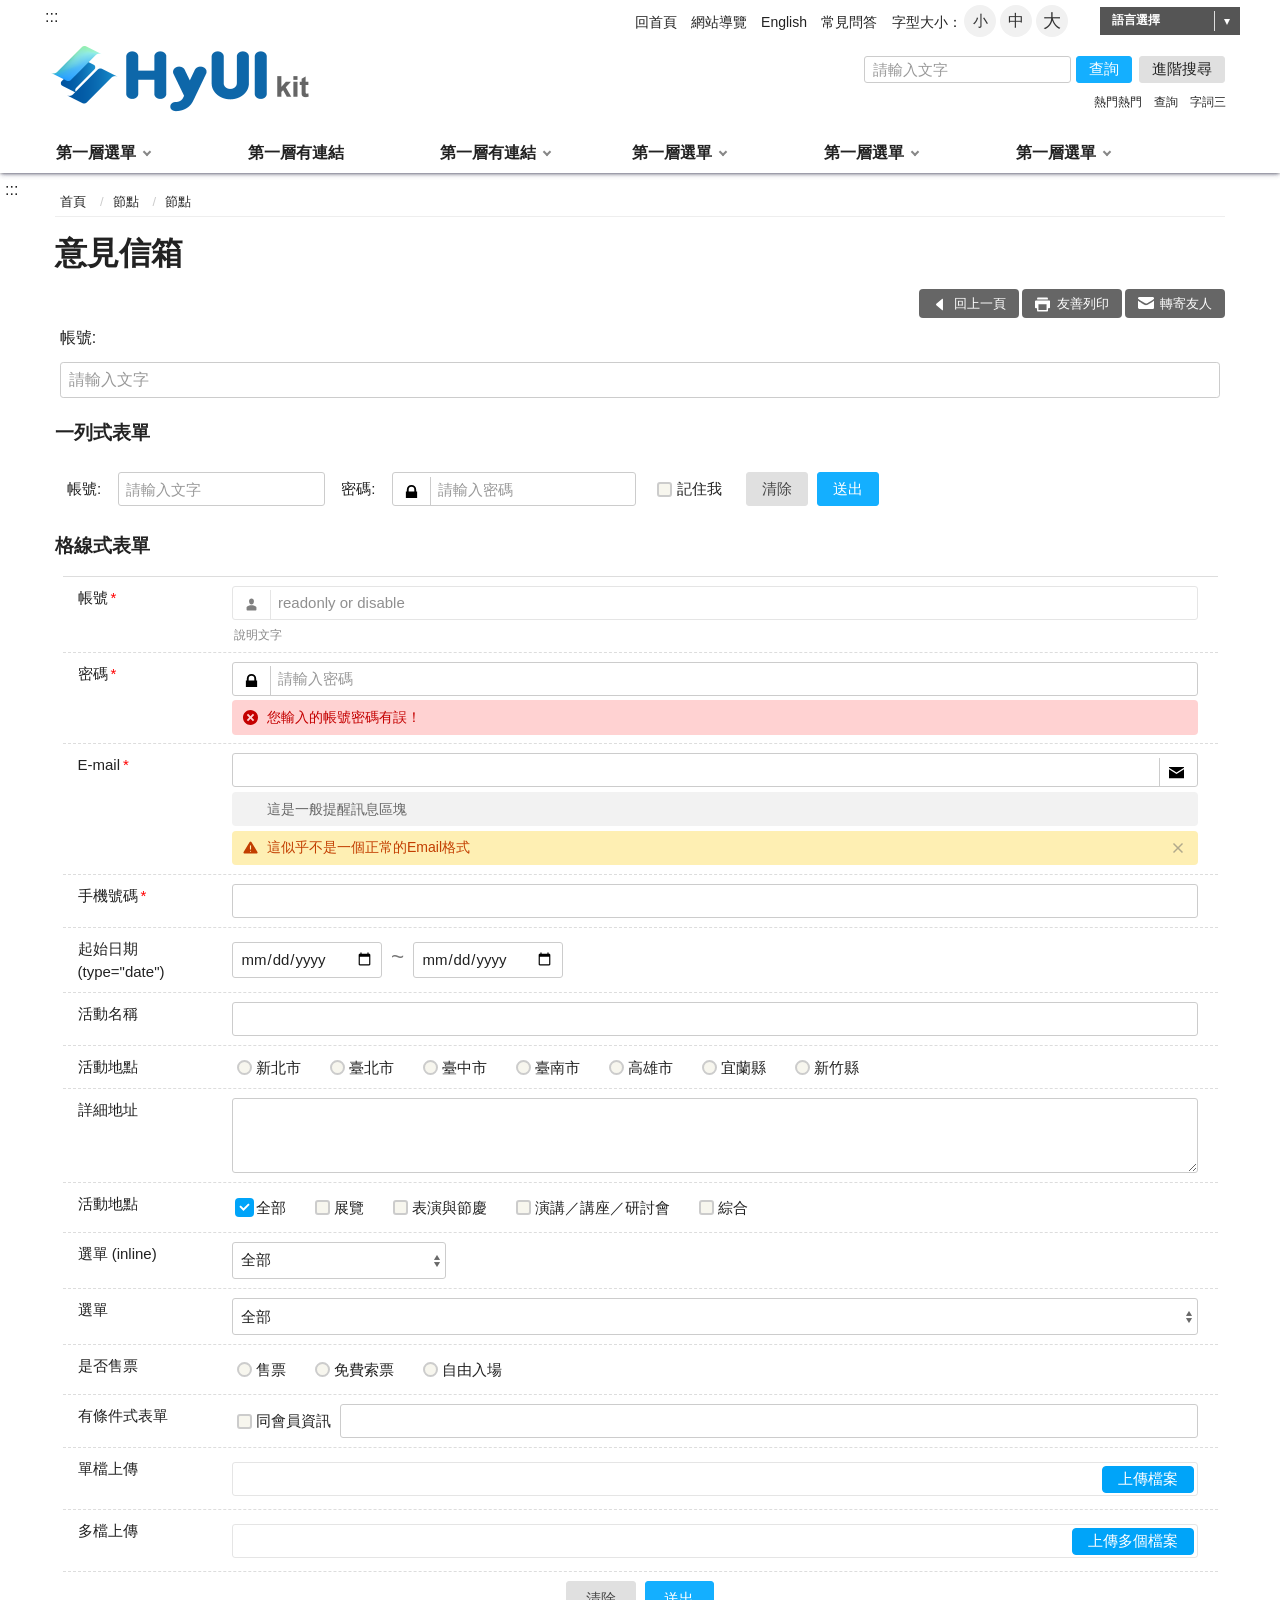
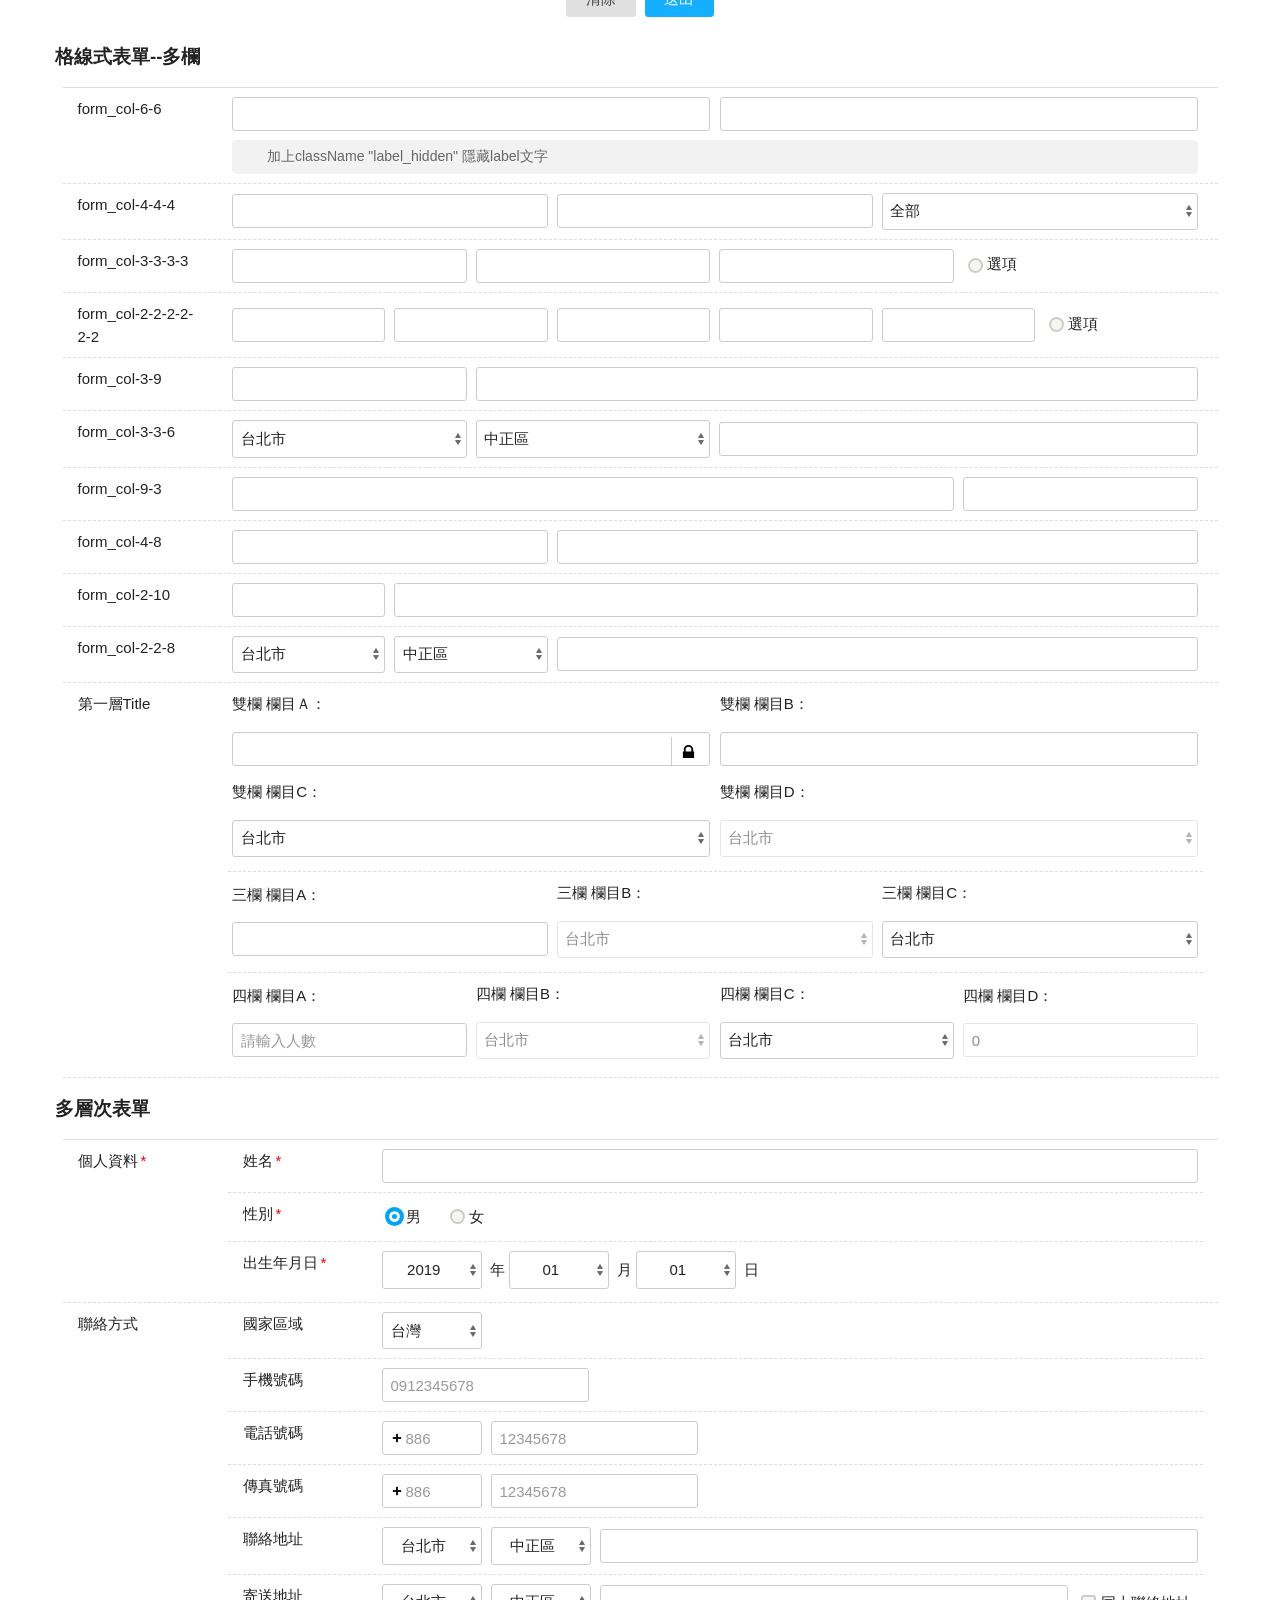
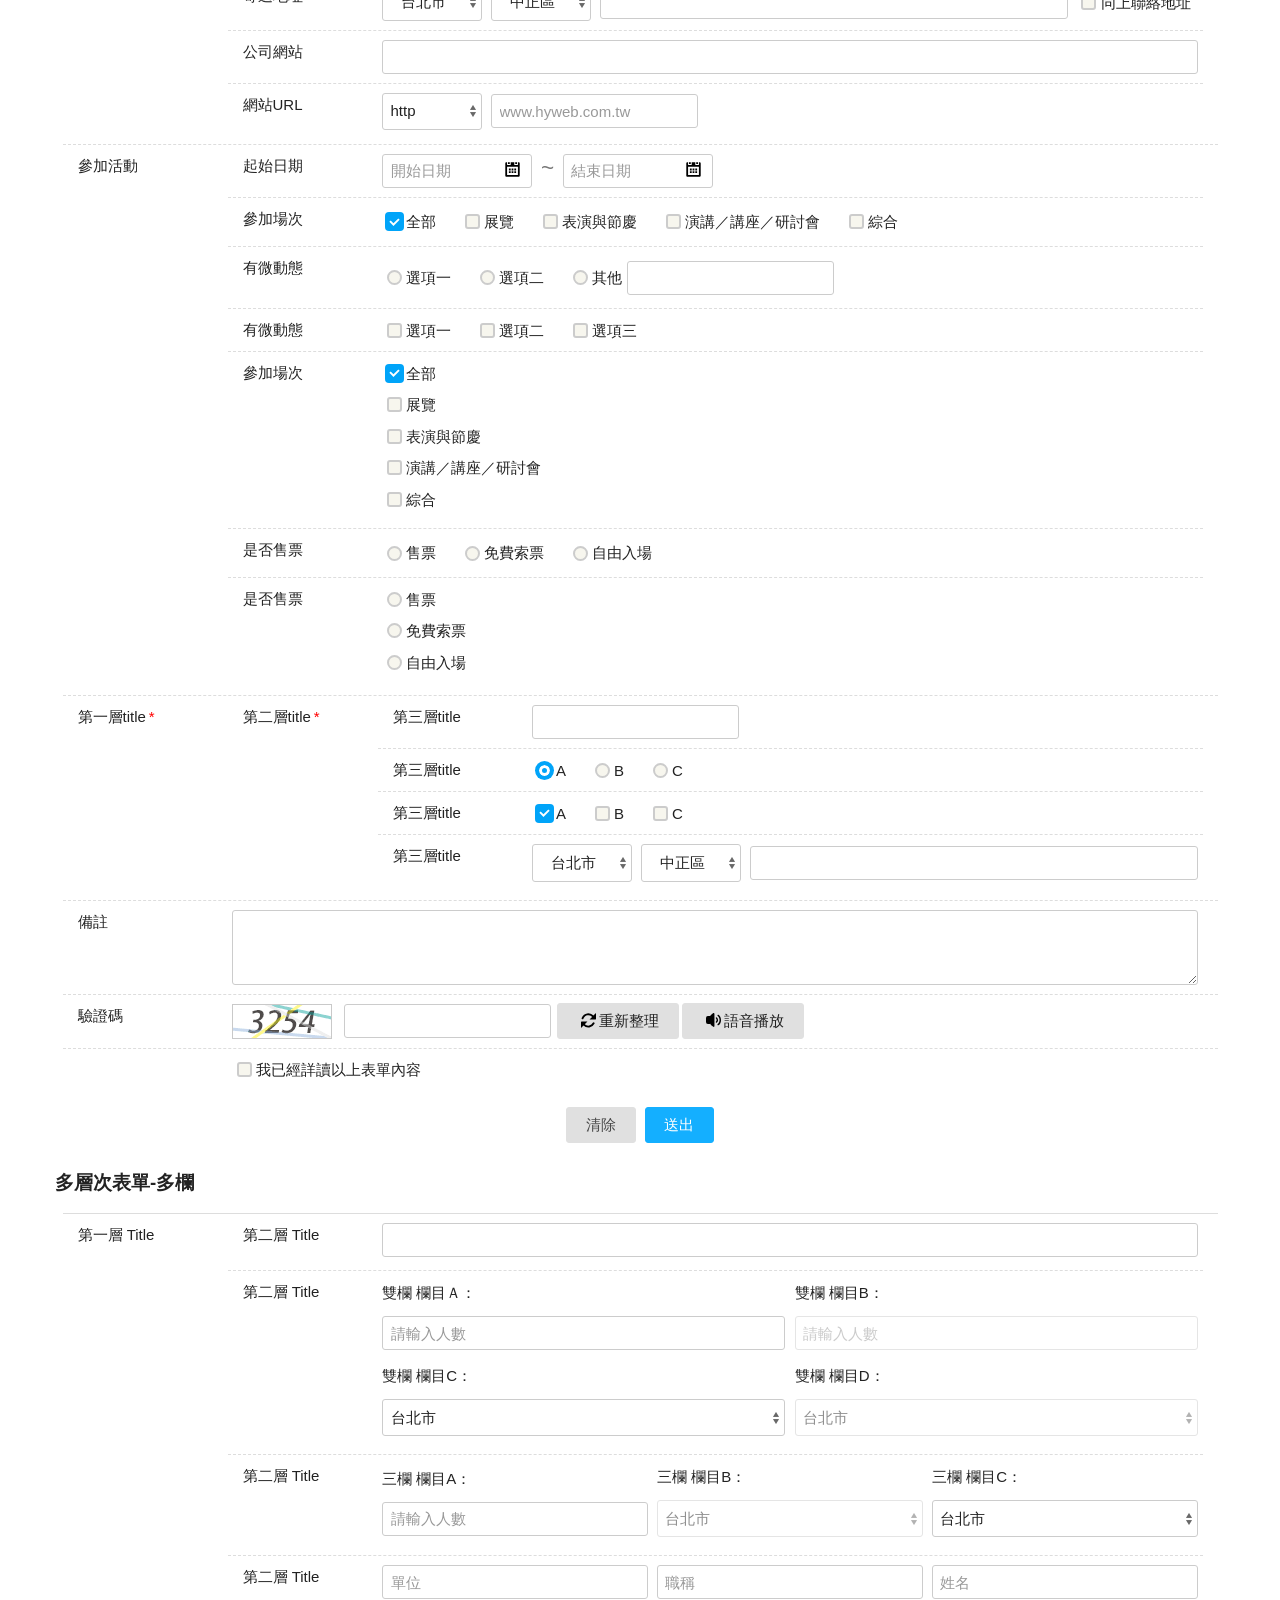
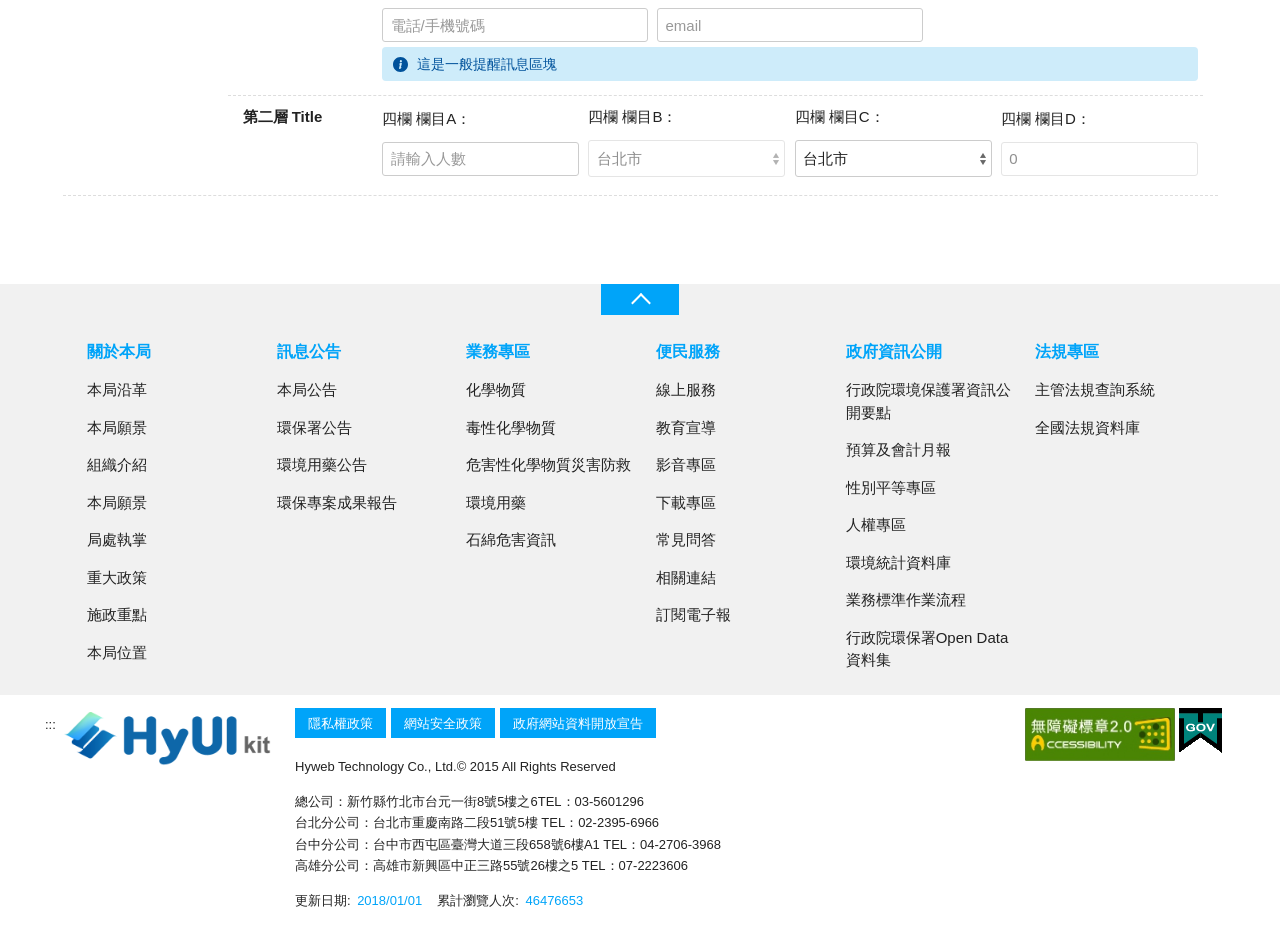
<file: form.htm>
<!doctype html>
<html lang="zh-Hant" class="no-js">

<head>
    <meta charset="utf-8">
    <meta http-equiv="X-UA-Compatible" content="IE=edge">
    <meta name="viewport" content="width=device-width, initial-scale=1">
    <title>HyUI kit</title>
    <!--HTML5 Shim and Respond.js IE8 support of HTML5 elements and media queries [if lt IE 9]>
        <script src="js/html5shiv.js"></script>
        <script src="js/respond.min.js"></script>
    <![endif]-->
    <!-- slick css-->
    <link rel="stylesheet" type="text/css" href="vendor/slick/slick.css" />
    <link rel="stylesheet" type="text/css" href="vendor/slick/slick-theme.css" />
    <!-- 燈箱fancybox -->
    <link rel="stylesheet" type="text/css" href="vendor/fancybox/jquery.fancybox.min.css">
    <!-- hyUI css -->
    <link rel="stylesheet" href="css/hyui.css">
    <!-- favicon -->
    <link href="images/favicon.png" rel="icon" type="image/x-icon">
</head>

<body>
    <!-- 直接跳主內容區 -->
    <a class="goCenter" href="#center" tabindex="1">按Enter到主內容區</a>
    <!-- wrapper Start -->
    <div class="wrapper">
        <!-- header Start -->
        <header class="header">
            <div class="container">
                <a class="accesskey" href="#aU" id="aU" accesskey="U" title="網站標題" tabindex="2">:::</a>
                <!-- navigation Start -->
                <nav class="navigation" role="navigation" aria-label="Site">
                    <!-- 新增div navlist -->
                    <div class="navlist">
                        <ul>
                            <li><a href="#">回首頁</a></li>
                            <li><a href="#">網站導覽</a></li>
                            <li><a href="#">English</a></li>
                            <li><a href="#">常見問答</a></li>
                        </ul>
                    </div>
                    <!-- font_size -->
                    <div class="font_size">
                        <span>字型大小：</span>
                        <!-- 英文用<span>font-size：</span> -->
                        <ul>
                            <li><a href="#" class="small">小</a></li>
                            <li><a href="#" class="medium">中</a></li>
                            <li><a href="#" class="large">大</a></li>
                        </ul>
                    </div>
                    <!-- language -->
                    <div class="language">
                        <a href="#">語言選擇</a>
                        <ul>
                            <li><a href="#">繁體中文</a></li>
                            <li><a href="#">简体中文</a></li>
                            <li><a href="#">ENGLISH</a></li>
                        </ul>
                    </div>
                </nav>
                <!-- navigation End -->
                <h1>
                    <a href="index.htm"><img src="images/logo.png" alt="網站標題" /></a>
                </h1>
                <!-- Search Start -->
                <div class="search" role="search">
                    <div class="form_grp">
                        <label for="mustSameAsId">搜尋</label>
                        <input name="username" id="mustSameAsId" type="text" placeholder="請輸入文字" accesskey="S"
                            title="請輸入文字" aria-label="搜尋網站內容">
                        <button type="button" class="btn btn-search">查詢</button>
                    </div>
                    <div class="btn_grp">
                        <button type="button" class="btn">進階搜尋</button>
                    </div>
                    <div class="keywordHot">
                        <ul>
                            <li><a href="#">熱門熱門</a></li>
                            <li><a href="#">查詢</a></li>
                            <li><a href="#">字詞三</a></li>
                        </ul>
                    </div>
                </div>
                <!-- Search End -->
                <!-- noscript -->
                <noscript> 您的瀏覽器不支援JavaScript語法，JavaScript語法並不影響內容的陳述。您可使用按鍵盤上的Ctrl鍵+
                    (+)鍵放大/(-)鍵縮小來改變字型大小；回到上一頁可使用瀏覽器提供的 Alt+左方向鍵(←)
                    快速鍵功能；列印可使用瀏覽器提供的(Ctrl+P)功能。您的瀏覽器，不支援script語法，若您的瀏覽器無法支援請點選此超連結 <a href="#">網站導覽</a>
                </noscript>
                <!-- menu Start -->
                <nav class="menu" role="navigation" aria-label="About page">
                    <ul>
                        <li><a href="#">第一層選單</a>
                            <ul>
                                <li><a href="#">第二層選單</a></li>
                                <li><a href="#">第二層選單</a></li>
                                <li><a href="#">第二層選單</a></li>
                                <li><a href="#">第二層選單</a></li>
                            </ul>
                        </li>
                        <li><a href="http://www.google.com">第一層有連結</a></li>
                        <li><a href="http://www.google.com">第一層有連結</a>
                            <ul>
                                <li><a href="http://www.google.com">第二層有連結</a></li>
                                <li><a href="#">第二層選單</a></li>
                                <li><a href="#">第二層選單</a></li>
                                <li><a href="#">第二層選單</a></li>
                                <li><a href="#">第二層選單</a></li>
                                <li><a href="#">第二層選單</a></li>
                                <li><a href="#">第二層選單</a></li>
                                <li><a href="#">第二層選單</a></li>
                            </ul>
                        </li>
                        <li><a href="#">第一層選單</a>
                            <ul>
                                <li><a href="#">第二層選單</a></li>
                                <li><a href="#">第二層選單</a></li>
                                <li><a href="http://www.google.com">第二層有連結</a>
                                    <ul>
                                        <li><a href="http://www.google.com">第三層選單有下層</a>
                                            <ul>
                                                <li><a href="#">第四層選單</a></li>
                                                <li><a href="#">第四層選單</a></li>
                                            </ul>
                                        </li>
                                        <li><a href="http://www.google.com">第三層選單有連結</a></li>
                                        <li><a href="#">第三層選單</a></li>
                                    </ul>
                                </li>
                                <li><a href="#">第二層選單</a></li>
                            </ul>
                        </li>
                        <li><a href="#">第一層選單</a>
                            <ul>
                                <li><a href="#">第二層選單</a></li>
                                <li><a href="#">第二層選單</a></li>
                                <li><a href="#">第二層選單</a></li>
                                <li><a href="#">第二層選單</a></li>
                            </ul>
                        </li>
                        <li><a href="#">第一層選單</a>
                            <ul>
                                <li><a href="#">第二層選單</a></li>
                                <li><a href="#">第二層選單</a></li>
                                <li><a href="#">第二層選單</a></li>
                                <li><a href="#">第二層選單</a></li>
                            </ul>
                        </li>
                    </ul>
                </nav>
                <!-- menu End -->
            </div>
        </header>
        <!-- header End -->
        <!-- main Start -->
        <div id="center" class="main innerpage">
            <!-- 內頁新增一個classname-->
            <a class="accesskey" href="#aC" id="aC" accesskey="C" title="主要內容區">:::</a>
            <div class="container">
                <!-- 主要內容區 -->
                <div class="center_block">
                    <!-- breadcrumb路徑 -->
                    <div class="breadcrumb">
                        <ul>
                            <li><a href="#">首頁</a></li>
                            <li><a href="#">節點</a></li>
                            <li>節點</li>
                        </ul>
                    </div>
                    <!-- h2節點 -->
                    <h2 class="title">意見信箱</h2>
                    <!-- function功能區塊 -->
                    <div class="function">
                        <ul>
                            <li class="icon_back"><a href="#">回上一頁</a></li>
                            <li class="icon_print"><a href="#">友善列印</a></li>
                            <li class="icon_forward"><a href="#">轉寄友人</a></li>
                        </ul>
                    </div>
                    <section>
                        <form action="">
                            <label for="username">帳號:</label>
                            <input type="text" id="username" placeholder="請輸入文字">
                            <h3>一列式表單</h3>
                            <div class="flex-form form_inline">
                                <div class="form_grp">
                                    <label for="username">帳號:</label>
                                    <input name="username" type="text" placeholder="請輸入文字">
                                </div>
                                <div class="form_grp">
                                    <label for="password">密碼:</label>
                                    <div class="input-i">
                                        <i class="i_lock"></i>
                                        <input name="password" type="password" placeholder="請輸入密碼">
                                    </div>
                                </div>
                                <div class="check_grp">
                                    <label><input type="checkbox">記住我</label>
                                </div>
                                <div class="btn_grp">
                                    <input name="" type="reset" value="清除" class="btn btn-reset" />
                                    <input name="" type="submit" value="送出" class="btn btn-submit" />
                                </div>
                            </div>
                            <h3>格線式表單</h3>
                            <div class="flex-form form_grid">
                                <div class="form_grp">
                                    <label for="username" class="form_title">帳號<abbr class="necessary"
                                            title="為必填(選)欄位,不能為空白。">*</abbr></label>
                                    <div class="form_content">
                                        <div class="input-i">
                                            <i class="i_man"></i>
                                            <input type="text" id="username" value="readonly or disable" readonly="">
                                        </div>
                                        <div class="help">說明文字</div>
                                    </div>
                                </div>
                                <div class="form_grp">
                                    <label for="password" class="form_title">密碼<abbr class="necessary"
                                            title="為必填(選)欄位,不能為空白。">*</abbr></label>
                                    <div class="form_content">
                                        <div class="input-i">
                                            <i class="i_lock"></i>
                                            <input name="password" type="password" placeholder="請輸入密碼">
                                        </div>
                                        <div class="notice_error">您輸入的帳號密碼有誤！</div>
                                    </div>
                                </div>
                                <div class="form_grp">
                                    <label for="email" class="form_title">E-mail<abbr class="necessary"
                                            title="為必填(選)欄位,不能為空白。">*</abbr></label>
                                    <div class="form_content">
                                        <div class="input-i">
                                            <input name="email" type="email" id="email">
                                            <i class="i_mail"></i>
                                        </div>
                                        <div class="notice">這是一般提醒訊息區塊</div>
                                        <div class="notice_warning">這似乎不是一個正常的Email格式 <a href="#" class="close"><img
                                                    src="images/basic/icon_close.svg" alt=""></a>
                                        </div>
                                    </div>
                                </div>
                                <div class="form_grp">
                                    <label for="phone" class="form_title">手機號碼<abbr class="necessary"
                                            title="為必填(選)欄位,不能為空白。">*</abbr></label>
                                    <div class="form_content">
                                        <input name="phone" id="phone" type="tel">
                                    </div>
                                </div>
                                <div class="form_grp">
                                    <div class="form_title">起始日期(type="date")</div>
                                    <div class="form_content">
                                        <div class="datepick">
                                            <input name="" type="date" value="" class="calendar" placeholder="開始日期">
                                        </div>
                                        <div class="datepick">
                                            <input name="" type="date" value="" class="calendar" placeholder="結束日期">
                                        </div>
                                    </div>
                                </div>
                                <div class="form_grp">
                                    <label for="address" class="form_title">活動名稱</label>
                                    <div class="form_content">
                                        <input name="password" type="password">
                                    </div>
                                </div>
                                <div class="form_grp" role="group" aria-labelledby="fake-legend">
                                    <div for="" class="form_title">活動地點</div>
                                    <div class="form_content" id="fake-legend">
                                        <div class="radio_grp form_inline">
                                            <label>
                                                <input type="radio" name="sampleRadio5" value="" checked="">新北市</label>
                                            <label>
                                                <input type="radio" name="sampleRadio5" value="">臺北市</label>
                                            <label>
                                                <input type="radio" name="sampleRadio5" value="">臺中市</label>
                                            <label>
                                                <input type="radio" name="sampleRadio5" value="">臺南市</label>
                                            <label>
                                                <input type="radio" name="sampleRadio5" value="">高雄市</label>
                                            <label>
                                                <input type="radio" name="sampleRadio5" value="">宜蘭縣</label>
                                            <label>
                                                <input type="radio" name="sampleRadio5" value="">新竹縣</label>
                                        </div>
                                    </div>
                                </div>
                                <div class="form_grp">
                                    <label for="address" class="form_title">詳細地址</label>
                                    <div class="form_content">
                                        <textarea name="" id="address" cols="30" rows="10"></textarea>
                                    </div>
                                </div>
                                <div class="form_grp" role="group" aria-labelledby="fake-legend">
                                    <label class="form_title">活動地點</label>
                                    <div class="form_content" id="fake-legend">
                                        <div class="check_grp form_inline">
                                            <label>
                                                <input type="checkbox" name="" value="" checked="">全部</label>
                                            <label>
                                                <input type="checkbox" name="" value="">展覽</label>
                                            <label>
                                                <input type="checkbox" name="" value="">表演與節慶</label>
                                            <label>
                                                <input type="checkbox" name="" value="">演講／講座／研討會</label>
                                            <label>
                                                <input type="checkbox" name="" value="">綜合</label>
                                        </div>
                                    </div>
                                </div>
                                <div class="form_grp">
                                    <label for="selectSample" class="form_title">選單 (inline)</label>
                                    <div class="form_content form_inline">
                                        <select id="selectSample" name="">
                                            <option value="">全部</option>
                                            <option value="">視覺藝術（藝術品與美術）</option>
                                            <option value="">工藝（不含古物、古董）</option>
                                            <option value="">設計</option>
                                            <option value="">古典與傳統音樂</option>
                                            <option value="">流行音樂</option>
                                            <option value="">戲劇</option>
                                            <option value="">舞蹈</option>
                                        </select>
                                    </div>
                                </div>
                                <div class="form_grp">
                                    <label for="selectSample" class="form_title">選單</label>
                                    <div class="form_content">
                                        <select id="selectSample" name="">
                                            <option value="">全部</option>
                                            <option value="">視覺藝術（藝術品與美術）</option>
                                            <option value="">工藝（不含古物、古董）</option>
                                            <option value="">設計</option>
                                            <option value="">古典與傳統音樂</option>
                                            <option value="">流行音樂</option>
                                            <option value="">戲劇</option>
                                            <option value="">舞蹈</option>
                                        </select>
                                    </div>
                                </div>
                                <div class="form_grp" role="group" aria-labelledby="fake-legend">
                                    <label class="form_title">是否售票</label>
                                    <div class="form_content" id="fake-legend">
                                        <div class="radio_grp form_inline">
                                            <label>
                                                <input type="radio" name="sampleRadio6" value="" checked="">售票</label>
                                            <label>
                                                <input type="radio" name="sampleRadio6" value="">免費索票</label>
                                            <label>
                                                <input type="radio" name="sampleRadio6" value="">自由入場</label>
                                        </div>
                                    </div>
                                </div>
                                <div class="form_grp">
                                    <label for="" class="form_title">有條件式表單</label>
                                    <div class="form_content additional">
                                        <div class="checkbox">
                                            <label><input name="checkSample" type="checkbox"
                                                    value=""><span>同會員資訊</span></label>
                                        </div>
                                        <input type="text" name="">
                                    </div>
                                </div>
                                <div class="form_grp">
                                    <label for="" class="form_title">單檔上傳</label>
                                    <div class="form_content">
                                        <div class="upload_grp">
                                            <input class="upload_file" type="text" readonly>
                                            <div class="upload_btn">
                                                <span>上傳檔案</span>
                                                <input type="file" class="check_file" />
                                            </div>
                                        </div>
                                    </div>
                                </div>
                                <div class="form_grp">
                                    <label for="" class="form_title">多檔上傳</label>
                                    <div class="form_content">
                                        <div class="upload_grp">
                                            <input class="upload_file" type="text" readonly>
                                            <div class="upload_btn">
                                                <span>上傳多個檔案</span>
                                                <input type="file" class="check_file" multiple />
                                            </div>
                                        </div>
                                    </div>
                                </div>
                                <div class="btn_grp form_inline">
                                    <button class="btn btn-reset">清除</button>
                                    <button class="btn btn-submit">送出</button>
                                </div>
                            </div>
                            <!--  -->
                            <h3>格線式表單--多欄</h3>
                            <div class="form_grid flex-form">
                                <div class="form_grp">
                                    <div class="form_title">form_col-6-6</div>
                                    <div class="form_content form_col-6-6">
                                        <div class="form_grp">
                                            <label for="inputSample" class="label_hidden">雙欄1</label>
                                            <input name="username" id="inputSample" type="text">
                                        </div>
                                        <div class="form_grp">
                                            <label for="inputSample2" class="label_hidden">雙欄2</label>
                                            <input name="username" id="inputSample2" type="text">
                                        </div>
                                        <div class="notice">加上className "label_hidden" 隱藏label文字</div>
                                    </div>
                                </div>
                                <div class="form_grp">
                                    <div class="form_title">form_col-4-4-4</div>
                                    <div class="form_content form_col-4-4-4">
                                        <input name="username" type="text">
                                        <input name="username" type="text">
                                        <select id="selectSample" name="">
                                            <option value="">全部</option>
                                            <option value="">視覺藝術（藝術品與美術）</option>
                                            <option value="">工藝（不含古物、古董）</option>
                                            <option value="">設計</option>
                                            <option value="">古典與傳統音樂</option>
                                            <option value="">流行音樂</option>
                                            <option value="">戲劇</option>
                                            <option value="">舞蹈</option>
                                        </select>
                                    </div>
                                </div>
                                <div class="form_grp">
                                    <div class="form_title">form_col-3-3-3-3</div>
                                    <div class="form_content form_col-3-3-3-3">
                                        <input name="username" type="text">
                                        <input name="username" type="text">
                                        <input name="username" type="text">
                                        <label><input name="radioSample" type="radio" value=""><span>選項</span></label>
                                    </div>
                                </div>
                                <div class="form_grp">
                                    <div class="form_title">form_col-2-2-2-2-2-2</div>
                                    <div class="form_content form_col-2-2-2-2-2-2">
                                        <input name="username" type="text">
                                        <input name="username" type="text">
                                        <input name="username" type="text">
                                        <input name="username" type="text">
                                        <input name="username" type="text">
                                        <label><input name="radioSample" type="radio" value=""><span>選項</span></label>
                                    </div>
                                </div>
                                <div class="form_grp">
                                    <div class="form_title">form_col-3-9</div>
                                    <div class="form_content form_col-3-9">
                                        <input name="username" type="text">
                                        <input name="username" type="text">
                                    </div>
                                </div>
                                <div class="form_grp">
                                    <div class="form_title">form_col-3-3-6</div>
                                    <div class="form_content form_col-3-3-6">
                                        <select name="" id="">
                                            <option value="">台北市</option>
                                            <option value="">新北市</option>
                                            <option value="">桃園市</option>
                                            <option value="">新竹市</option>
                                            <option value="">...</option>
                                        </select>
                                        <select name="" id="">
                                            <option value="">中正區</option>
                                            <option value="">大安區</option>
                                            <option value="">信義區</option>
                                            <option value="">北投區</option>
                                            <option value="">...</option>
                                        </select>
                                        <input name="username" type="text">
                                    </div>
                                </div>
                                <div class="form_grp">
                                    <div class="form_title">form_col-9-3</div>
                                    <div class="form_content form_col-9-3">
                                        <input name="username" type="text">
                                        <input name="username" type="text">
                                    </div>
                                </div>
                                <div class="form_grp">
                                    <div class="form_title">form_col-4-8</div>
                                    <div class="form_content form_col-4-8">
                                        <input name="username" type="text">
                                        <input name="username" type="text">
                                    </div>
                                </div>
                                <div class="form_grp">
                                    <div class="form_title">form_col-2-10</div>
                                    <div class="form_content form_col-2-10">
                                        <input name="username" type="text">
                                        <input name="username" type="text">
                                    </div>
                                </div>
                                <div class="form_grp">
                                    <div class="form_title">form_col-2-2-8</div>
                                    <div class="form_content form_col-2-2-8">
                                        <select name="" id="">
                                            <option value="">台北市</option>
                                            <option value="">新北市</option>
                                            <option value="">桃園市</option>
                                            <option value="">新竹市</option>
                                            <option value="">...</option>
                                        </select>
                                        <select name="" id="">
                                            <option value="">中正區</option>
                                            <option value="">大安區</option>
                                            <option value="">信義區</option>
                                            <option value="">北投區</option>
                                            <option value="">...</option>
                                        </select>
                                        <input name="username" type="text">
                                    </div>
                                </div>
                                <div class="form_grp">
                                    <div class="form_title">第一層Title</div>
                                    <div class="form_content">
                                        <!-- 二欄 -->
                                        <div class="form_grp">
                                            <div class="form_content form_col-6-6">
                                                <div class="form_grp">
                                                    <label for="username" class="form_title">雙欄 欄目Ａ：</label>
                                                    <div class="input-i">
                                                        <input name="username" type="text">
                                                        <i class="i_lock"></i>
                                                    </div>
                                                </div>
                                                <div class="form_grp">
                                                    <label for="username" class="form_title">雙欄 欄目B：</label>
                                                    <input name="username" type="text">
                                                </div>
                                                <div class="form_grp">
                                                    <label for="username" class="form_title">雙欄 欄目C：</label>
                                                    <select name="" id="">
                                                        <option value="">台北市</option>
                                                        <option value="">新北市</option>
                                                        <option value="">桃園市</option>
                                                        <option value="">新竹市</option>
                                                        <option value="">...</option>
                                                    </select>
                                                </div>
                                                <div class="form_grp">
                                                    <label for="username" class="form_title">雙欄 欄目D：</label>
                                                    <select name="" id="" disabled="">
                                                        <option value="">台北市</option>
                                                        <option value="">新北市</option>
                                                        <option value="">桃園市</option>
                                                        <option value="">新竹市</option>
                                                        <option value="">...</option>
                                                    </select>
                                                </div>
                                            </div>
                                        </div>
                                        <!-- 三欄 -->
                                        <div class="form_grp">
                                            <div class="form_content form_col-4-4-4">
                                                <div class="form_grp">
                                                    <label for="username" class="form_title">三欄 欄目A：</label>
                                                    <input name="username" type="text">
                                                </div>
                                                <div class="form_grp">
                                                    <label for="username" class="form_title">三欄 欄目B：</label>
                                                    <select name="" id="" disabled="">
                                                        <option value="">台北市</option>
                                                        <option value="">新北市</option>
                                                        <option value="">桃園市</option>
                                                        <option value="">新竹市</option>
                                                        <option value="">...</option>
                                                    </select>
                                                </div>
                                                <div class="form_grp">
                                                    <label for="username" class="form_title">三欄 欄目C：</label>
                                                    <select name="" id="">
                                                        <option value="">台北市</option>
                                                        <option value="">新北市</option>
                                                        <option value="">桃園市</option>
                                                        <option value="">新竹市</option>
                                                        <option value="">...</option>
                                                    </select>
                                                </div>
                                            </div>
                                        </div>
                                        <!-- 四欄 -->
                                        <div class="form_grp">
                                            <div class="form_content form_col-3-3-3-3">
                                                <div class="form_grp">
                                                    <label for="username" class="form_title">四欄 欄目A：</label>
                                                    <input name="username" type="text" placeholder="請輸入人數">
                                                </div>
                                                <div class="form_grp">
                                                    <label for="username" class="form_title">四欄 欄目B：</label>
                                                    <select name="" id="" disabled="">
                                                        <option value="">台北市</option>
                                                        <option value="">新北市</option>
                                                        <option value="">桃園市</option>
                                                        <option value="">新竹市</option>
                                                        <option value="">...</option>
                                                    </select>
                                                </div>
                                                <div class="form_grp">
                                                    <label for="username" class="form_title">四欄 欄目C：</label>
                                                    <select name="" id="">
                                                        <option value="">台北市</option>
                                                        <option value="">新北市</option>
                                                        <option value="">桃園市</option>
                                                        <option value="">新竹市</option>
                                                        <option value="">...</option>
                                                    </select>
                                                </div>
                                                <div class="form_grp">
                                                    <label for="username" class="form_title">四欄 欄目D：</label>
                                                    <input name="username" type="text" value="0" placeholder=""
                                                        readonly="">
                                                </div>
                                            </div>
                                        </div>
                                    </div>
                                </div>
                            </div>
                            <h3>多層次表單</h3>
                            <div class="flex-form form_grid">
                                <div class="form_grp">
                                    <div class="form_title">個人資料<abbr class="necessary" title="為必填(選)欄位,不能為空白。">*</abbr>
                                    </div>
                                    <div class="form_content">
                                        <div class="form_grp">
                                            <label for="" class="form_title">姓名<abbr class="necessary"
                                                    title="為必填(選)欄位,不能為空白。">*</abbr></label>
                                            <div class="form_content">
                                                <input name="" type="text" value="">
                                            </div>
                                        </div>
                                        <div class="form_grp" role="group" aria-labelledby="fake-legend">
                                            <label class="form_title">性別<abbr class="necessary"
                                                    title="為必填(選)欄位,不能為空白。">*</abbr></label>
                                            <div class="form_content" id="fake-legend">
                                                <div class="radio_grp form_inline">
                                                    <label>
                                                        <input type="radio" name="sampleRadio5" value=""
                                                            checked="">男</label>
                                                    <label>
                                                        <input type="radio" name="sampleRadio5" value="">女</label>
                                                </div>
                                            </div>
                                        </div>
                                        <div class="form_grp">
                                            <div class="form_title">出生年月日<abbr class="necessary"
                                                    title="為必填(選)欄位,不能為空白。">*</abbr></div>
                                            <div class="form_content form_inline birthday">
                                                <select name="" id="">
                                                    <option value="">2019</option>
                                                    <option value="">2018</option>
                                                    <option value="">2017</option>
                                                    <option value="">2016</option>
                                                    <option value="">...</option>
                                                </select>年 <select name="" id="">
                                                    <option value="">01</option>
                                                    <option value="">02</option>
                                                    <option value="">03</option>
                                                    <option value="">04</option>
                                                    <option value="">...</option>
                                                </select>月 <select name="" id="">
                                                    <option value="">01</option>
                                                    <option value="">02</option>
                                                    <option value="">03</option>
                                                    <option value="">04</option>
                                                    <option value="">...</option>
                                                </select>日
                                            </div>
                                        </div>
                                    </div>
                                </div>
                                <div class="form_grp">
                                    <div class="form_title">聯絡方式</div>
                                    <div class="form_content">
                                        <div class="form_grp">
                                            <label for="selectSample" class="form_title">國家區域</label>
                                            <div class="form_content form_inline">
                                                <select id="selectSample" name="">
                                                    <option value="">台灣</option>
                                                    <option value="">日本</option>
                                                    <option value="">美國</option>
                                                    <option value="">澳洲</option>
                                                    <option value="">新加坡</option>
                                                    <option value="">中國大陸</option>
                                                </select>
                                            </div>
                                        </div>
                                        <div class="form_grp">
                                            <label for="" class="form_title">手機號碼</label>
                                            <div class="form_content form_inline ">
                                                <input name="" type="tel" value="" placeholder="0912345678">
                                            </div>
                                        </div>
                                        <div class="form_grp">
                                            <label for="" class="form_title">電話號碼</label>
                                            <div class="form_content form_inline tel">
                                                <input name="" type="tel" value="" placeholder="886">
                                                <input name="" type="tel" value="" placeholder="12345678">
                                            </div>
                                        </div>
                                        <div class="form_grp">
                                            <label for="" class="form_title">傳真號碼</label>
                                            <div class="form_content form_inline tel">
                                                <input name="" type="tel" value="" placeholder="886">
                                                <input name="" type="tel" value="" placeholder="12345678">
                                            </div>
                                        </div>
                                        <div class="form_grp">
                                            <label for="" class="form_title">聯絡地址</label>
                                            <div class="form_content form_inline address">
                                                <select name="" id="">
                                                    <option value="">台北市</option>
                                                    <option value="">新北市</option>
                                                    <option value="">桃園市</option>
                                                    <option value="">新竹市</option>
                                                    <option value="">...</option>
                                                </select>
                                                <select name="" id="">
                                                    <option value="">中正區</option>
                                                    <option value="">大安區</option>
                                                    <option value="">信義區</option>
                                                    <option value="">北投區</option>
                                                    <option value="">...</option>
                                                </select>
                                                <input name="" type="text" value="">
                                            </div>
                                        </div>
                                        <div class="form_grp">
                                            <div for="" class="form_title">寄送地址</div>
                                            <div class="form_content form_inline address">
                                                <label for="" class="label_hidden">縣市</label>
                                                <select name="" id="">
                                                    <option value="">台北市</option>
                                                    <option value="">新北市</option>
                                                    <option value="">桃園市</option>
                                                    <option value="">新竹市</option>
                                                    <option value="">...</option>
                                                </select>
                                                <label for="" class="label_hidden">行政區域</label>
                                                <select name="" id="">
                                                    <option value="">中正區</option>
                                                    <option value="">大安區</option>
                                                    <option value="">信義區</option>
                                                    <option value="">北投區</option>
                                                    <option value="">...</option>
                                                </select>
                                                <label for="" class="label_hidden">詳細地址</label>
                                                <input name="" type="text" value="">
                                                <div class="checkbox">
                                                    <label><input type="checkbox">同上聯絡地址</label>
                                                </div>
                                            </div>
                                        </div>
                                        <div class="form_grp">
                                            <label for="" class="form_title">公司網站</label>
                                            <div class="form_content">
                                                <input name="" type="text" value="">
                                            </div>
                                        </div>
                                        <div class="form_grp">
                                            <label for="" class="form_title">網站URL</label>
                                            <div class="form_content form_inline">
                                                <select id="selectSample" name="">
                                                    <option value="">http</option>
                                                    <option value="">https</option>
                                                </select>
                                                <input type="text" value="" placeholder="www.hyweb.com.tw">
                                            </div>
                                        </div>
                                    </div>
                                </div>
                                <div class="form_grp">
                                    <div class="form_title">參加活動</div>
                                    <div class="form_content">
                                        <div class="form_grp">
                                            <div class="form_title"> 起始日期 </div>
                                            <div class="form_content">
                                                <div class="datepick">
                                                    <input name="" type="text" value="" class="calendar"
                                                        placeholder="開始日期">
                                                    <i class="i_calendar"></i>
                                                </div>
                                                <div class="datepick">
                                                    <input name="" type="text" value="" class="calendar"
                                                        placeholder="結束日期">
                                                    <i class="i_calendar"></i>
                                                </div>
                                            </div>
                                        </div>
                                        <div class="form_grp" role="group" aria-labelledby="fake-legend">
                                            <label class="form_title">參加場次</label>
                                            <div class="form_content" id="fake-legend">
                                                <div class="check_grp form_inline">
                                                    <label>
                                                        <input type="checkbox" name="" value="" checked="">全部</label>
                                                    <label>
                                                        <input type="checkbox" name="" value="">展覽</label>
                                                    <label>
                                                        <input type="checkbox" name="" value="">表演與節慶</label>
                                                    <label>
                                                        <input type="checkbox" name="" value="">演講／講座／研討會</label>
                                                    <label>
                                                        <input type="checkbox" name="" value="">綜合</label>
                                                </div>
                                            </div>
                                        </div>
                                        <div class="form_grp">
                                            <div class="form_title">有微動態</div>
                                            <div class="form_content">
                                                <div class="radio_grp form_inline">
                                                    <label><input name="radioSample" type="radio"
                                                            value=""><span>選項一</span></label>
                                                    <label><input name="radioSample" type="radio"
                                                            value=""><span>選項二</span></label>
                                                    <label><input name="radioSample" type="radio"
                                                            value=""><span>其他</span><input type="text"></label>
                                                </div>
                                            </div>
                                        </div>
                                        <div class="form_grp">
                                            <div class="form_title">有微動態</div>
                                            <div class="form_content">
                                                <div class="check_grp form_inline">
                                                    <label><input name="" type="checkbox"
                                                            value=""><span>選項一</span></label>
                                                    <label><input name="" type="checkbox"
                                                            value=""><span>選項二</span></label>
                                                    <label><input name="" type="checkbox"
                                                            value=""><span>選項三</span></label>
                                                </div>
                                            </div>
                                        </div>
                                        <div class="form_grp" role="group" aria-labelledby="fake-legend">
                                            <label class="form_title">參加場次</label>
                                            <div class="form_content" id="fake-legend">
                                                <div class="check_grp">
                                                    <label>
                                                        <input type="checkbox" name="" value="" checked="">全部</label>
                                                    <label>
                                                        <input type="checkbox" name="" value="">展覽</label>
                                                    <label>
                                                        <input type="checkbox" name="" value="">表演與節慶</label>
                                                    <label>
                                                        <input type="checkbox" name="" value="">演講／講座／研討會</label>
                                                    <label>
                                                        <input type="checkbox" name="" value="">綜合</label>
                                                </div>
                                            </div>
                                        </div>
                                        <div class="form_grp" role="group" aria-labelledby="fake-legend">
                                            <legend class="form_title">是否售票</legend>
                                            <div class="form_content" id="fake-legend">
                                                <div class="radio_grp form_inline">
                                                    <label>
                                                        <input type="radio" name="sampleRadio6" value=""
                                                            checked="">售票</label>
                                                    <label>
                                                        <input type="radio" name="sampleRadio6" value="">免費索票</label>
                                                    <label>
                                                        <input type="radio" name="sampleRadio6" value="">自由入場</label>
                                                </div>
                                            </div>
                                        </div>
                                        <div class="form_grp" role="group" aria-labelledby="fake-legend">
                                            <label class="form_title">是否售票</label>
                                            <div class="form_content" id="fake-legend">
                                                <div class="radio_grp">
                                                    <label>
                                                        <input type="radio" name="sampleRadio6" value=""
                                                            checked="">售票</label>
                                                    <label>
                                                        <input type="radio" name="sampleRadio6" value="">免費索票</label>
                                                    <label>
                                                        <input type="radio" name="sampleRadio6" value="">自由入場</label>
                                                </div>
                                            </div>
                                        </div>
                                    </div>
                                </div>
                                <div class="form_grp">
                                    <div class="form_title">第一層title<abbr class="necessary"
                                            title="為必填(選)欄位,不能為空白。">*</abbr></div>
                                    <div class="form_content">
                                        <div class="form_grp">
                                            <div class="form_title">第二層title<abbr class="necessary"
                                                    title="為必填(選)欄位,不能為空白。">*</abbr></div>
                                            <div class="form_content">
                                                <div class="form_grp">
                                                    <div class="form_title">第三層title</div>
                                                    <div class="form_content form_inline ">
                                                        <input name="" type="text" value="">
                                                    </div>
                                                </div>
                                                <div class="form_grp">
                                                    <div class="form_title">第三層title</div>
                                                    <div class="form_content" id="fake-legend">
                                                        <div class="radio_grp form_inline">
                                                            <label>
                                                                <input type="radio" name="sampleRadio6" value=""
                                                                    checked="">A</label>
                                                            <label>
                                                                <input type="radio" name="sampleRadio6"
                                                                    value="">B</label>
                                                            <label>
                                                                <input type="radio" name="sampleRadio6"
                                                                    value="">C</label>
                                                        </div>
                                                    </div>
                                                </div>
                                                <div class="form_grp">
                                                    <div class="form_title">第三層title</div>
                                                    <div class="form_content" id="fake-legend">
                                                        <div class="radio_grp form_inline">
                                                            <label>
                                                                <input type="checkbox" name="sampleRadio6" value=""
                                                                    checked="">A</label>
                                                            <label>
                                                                <input type="checkbox" name="sampleRadio6"
                                                                    value="">B</label>
                                                            <label>
                                                                <input type="checkbox" name="sampleRadio6"
                                                                    value="">C</label>
                                                        </div>
                                                    </div>
                                                </div>
                                                <div class="form_grp">
                                                    <label for="" class="form_title">第三層title</label>
                                                    <div class="form_content form_inline address">
                                                        <select name="" id="">
                                                            <option value="">台北市</option>
                                                            <option value="">新北市</option>
                                                            <option value="">桃園市</option>
                                                            <option value="">新竹市</option>
                                                            <option value="">...</option>
                                                        </select>
                                                        <select name="" id="">
                                                            <option value="">中正區</option>
                                                            <option value="">大安區</option>
                                                            <option value="">信義區</option>
                                                            <option value="">北投區</option>
                                                            <option value="">...</option>
                                                        </select>
                                                        <input name="" type="text" value="">
                                                    </div>
                                                </div>
                                            </div>
                                        </div>
                                    </div>
                                </div>
                                <div class="form_grp">
                                    <div class="form_title"> 備註 </div>
                                    <div class="form_content">
                                        <textarea name="" id="" cols="30" rows="10"></textarea>
                                    </div>
                                </div>
                                <div class="form_grp">
                                    <div class="form_title">驗證碼</div>
                                    <div class="form_content form_inline">
                                        <img src="images/basic/captcha.gif" alt="" class="captcha">
                                        <input name="" type="text" value="">
                                        <button class="btn"><i class="i_reflash"></i>重新整理</button>
                                        <button class="btn"><i class="i_play"></i>語音播放</button>
                                    </div>
                                </div>
                                <div class="form_grp agree">
                                    <div class="form_title"></div>
                                    <div class="form_content form_inline">
                                        <div class="check_grp">
                                            <label><input name="checkSample" type="checkbox"
                                                    value="">我已經詳讀以上表單內容</label>
                                        </div>
                                    </div>
                                </div>
                                <div class="btn_grp form_inline">
                                    <button class="btn btn-reset">清除</button>
                                    <button class="btn btn-submit">送出</button>
                                </div>
                            </div>
                            <h3>多層次表單-多欄</h3>
                            <div class="flex-form form_grid">
                                <div class="form_grp">
                                    <label for="" class="form_title">第一層 Title</label>
                                    <div class="form_content">
                                        <!-- 一欄 -->
                                        <div class="form_grp">
                                            <label for="" class="form_title">第二層 Title</label>
                                            <div class="form_content">
                                                <div class="form_grp">
                                                    <input name="" type="text" value="">
                                                </div>
                                            </div>
                                        </div>
                                        <!-- 二欄 -->
                                        <div class="form_grp">
                                            <label for="" class="form_title">第二層 Title</label>
                                            <div class="form_content">
                                                <div class="form_grp">
                                                    <div class="form_content form_col-6-6">
                                                        <div class="form_grp">
                                                            <label for="username">雙欄 欄目Ａ：</label>
                                                            <input name="username" type="text" placeholder="請輸入人數">
                                                        </div>
                                                        <div class="form_grp">
                                                            <label for="username">雙欄 欄目B：</label>
                                                            <input name="username" type="text" placeholder="請輸入人數"
                                                                readonly="">
                                                        </div>
                                                        <div class="form_grp">
                                                            <label for="username">雙欄 欄目C：</label>
                                                            <select name="" id="">
                                                                <option value="">台北市</option>
                                                                <option value="">新北市</option>
                                                                <option value="">桃園市</option>
                                                                <option value="">新竹市</option>
                                                                <option value="">...</option>
                                                            </select>
                                                        </div>
                                                        <div class="form_grp">
                                                            <label for="username">雙欄 欄目D：</label>
                                                            <select name="" id="" disabled="">
                                                                <option value="">台北市</option>
                                                                <option value="">新北市</option>
                                                                <option value="">桃園市</option>
                                                                <option value="">新竹市</option>
                                                                <option value="">...</option>
                                                            </select>
                                                        </div>
                                                    </div>
                                                </div>
                                            </div>
                                        </div>
                                        <!-- 三欄 -->
                                        <div class="form_grp">
                                            <label for="" class="form_title">第二層 Title</label>
                                            <div class="form_content">
                                                <div class="form_grp">
                                                    <div class="form_content form_col-4-4-4">
                                                        <div class="form_grp">
                                                            <label for="username">三欄 欄目A：</label>
                                                            <input name="username" type="text" placeholder="請輸入人數">
                                                        </div>
                                                        <div class="form_grp">
                                                            <label for="username">三欄 欄目B：</label>
                                                            <select name="" id="" disabled="">
                                                                <option value="">台北市</option>
                                                                <option value="">新北市</option>
                                                                <option value="">桃園市</option>
                                                                <option value="">新竹市</option>
                                                                <option value="">...</option>
                                                            </select>
                                                        </div>
                                                        <div class="form_grp">
                                                            <label for="username">三欄 欄目C：</label>
                                                            <select name="" id="">
                                                                <option value="">台北市</option>
                                                                <option value="">新北市</option>
                                                                <option value="">桃園市</option>
                                                                <option value="">新竹市</option>
                                                                <option value="">...</option>
                                                            </select>
                                                        </div>
                                                    </div>
                                                </div>
                                            </div>
                                        </div>
                                        <div class="form_grp">
                                            <label for="" class="form_title">第二層 Title</label>
                                            <div class="form_content">
                                                <div class="form_grp">
                                                    <div class="form_content form_col-4-4-4">
                                                        <input name="" type="text" value="" placeholder="單位">
                                                        <input name="" type="text" value="" placeholder="職稱">
                                                        <br>
                                                        <input name="" type="text" value="" placeholder="姓名">
                                                        <input name="" type="text" value="" placeholder="電話/手機號碼">
                                                        <input name="" type="text" value="" placeholder="email">
                                                        <div class="notice_info">這是一般提醒訊息區塊</div>
                                                    </div>
                                                </div>
                                            </div>
                                        </div>
                                        <!-- 四欄 -->
                                        <div class="form_grp">
                                            <label for="" class="form_title"><b>第二層 Title</b></label>
                                            <div class="form_content">
                                                <div class="form_content form_col-3-3-3-3">
                                                    <div class="form_grp">
                                                        <label for="username">四欄 欄目A：</label>
                                                        <input name="username" type="text" placeholder="請輸入人數">
                                                    </div>
                                                    <div class="form_grp">
                                                        <label for="username">四欄 欄目B：</label>
                                                        <select name="" id="" disabled="">
                                                            <option value="">台北市</option>
                                                            <option value="">新北市</option>
                                                            <option value="">桃園市</option>
                                                            <option value="">新竹市</option>
                                                            <option value="">...</option>
                                                        </select>
                                                    </div>
                                                    <div class="form_grp">
                                                        <label for="username">四欄 欄目C：</label>
                                                        <select name="" id="">
                                                            <option value="">台北市</option>
                                                            <option value="">新北市</option>
                                                            <option value="">桃園市</option>
                                                            <option value="">新竹市</option>
                                                            <option value="">...</option>
                                                        </select>
                                                    </div>
                                                    <div class="form_grp">
                                                        <label for="username">四欄 欄目D：</label>
                                                        <input name="username" type="text" value="0" placeholder=""
                                                            readonly="">
                                                    </div>
                                                </div>
                                            </div>
                                        </div>
                                    </div>
                                </div>
                            </div>
                            <!-- <div class="flex-equal-2">
                                <div class="Flex-set">
                                    <div class="col">
                                        <h3>信用卡表單</h3>
                                        <div class="flex-form">
                                            <div class="form_grp">
                                                <label for="card_name">持卡人姓名</label>
                                                <input name="card_name" id="card_name" type="text">
                                            </div>
                                            <div class="form_grp">
                                                <label for="card_number">卡號</label>
                                                <input name="card_number" id="card_number" type="text" placeholder="XXXX-XXXX-XXXX-XXXX">
                                            </div>
                                            <div class="form_grp">
                                                <div class="form_content form_col-6-6">
                                                    <div class="form_grp">
                                                        <label for="username">有效期限</label>
                                                        <input name="username" type="text" placeholder="MM/YY">
                                                    </div>
                                                    <div class="form_grp">
                                                        <label for="username">驗證碼</label>
                                                        <input name="username" type="text" placeholder="CVC">
                                                    </div>
                                                </div>
                                            </div>
                                            <div class="btn_grp">
                                                <button class="btn btn-submit">送出</button>
                                            </div>
                                        </div>
                                    </div>
                                </div>
                            </div> -->
                        </form>
                    </section>
                </div>
            </div>
        </div>
        <!-- fatfooter Start -->
        <section class="fatfooter">
            <div class="container">
                <button type="button" name="展開選單/OPEN" aria-label="導覽選單展開/收合" class="btn btn-fatfooter">收合</button>
                <nav>
                    <ul>
                        <li><a href="#">關於本局</a>
                            <ul>
                                <li><a href="#">本局沿革</a></li>
                                <li><a href="#">本局願景</a></li>
                                <li><a href="#">組織介紹</a></li>
                                <li><a href="#">本局願景</a></li>
                                <li><a href="#">局處執掌</a></li>
                                <li><a href="#">重大政策</a></li>
                                <li><a href="#">施政重點</a></li>
                                <li><a href="#">本局位置</a></li>
                            </ul>
                        </li>
                        <li><a href="#">訊息公告</a>
                            <ul>
                                <li><a href="#">本局公告</a></li>
                                <li><a href="#">環保署公告</a></li>
                                <li><a href="#">環境用藥公告</a></li>
                                <li><a href="#">環保專案成果報告</a></li>
                            </ul>
                        </li>
                        <li><a href="#">業務專區</a>
                            <ul>
                                <li><a href="#">化學物質</a></li>
                                <li><a href="#">毒性化學物質</a></li>
                                <li><a href="#">危害性化學物質災害防救</a></li>
                                <li><a href="#">環境用藥</a></li>
                                <li><a href="#">石綿危害資訊</a></li>
                            </ul>
                        </li>
                        <li><a href="#">便民服務</a>
                            <ul>
                                <li><a href="#">線上服務</a></li>
                                <li><a href="#">教育宣導</a></li>
                                <li><a href="#">影音專區</a></li>
                                <li><a href="#">下載專區</a></li>
                                <li><a href="#">常見問答</a></li>
                                <li><a href="#">相關連結</a></li>
                                <li><a href="#">訂閱電子報</a></li>
                            </ul>
                        </li>
                        <li><a href="#">政府資訊公開</a>
                            <ul>
                                <li><a href="#">行政院環境保護署資訊公開要點</a></li>
                                <li><a href="#">預算及會計月報</a></li>
                                <li><a href="#">性別平等專區</a></li>
                                <li><a href="#">人權專區</a></li>
                                <li><a href="#">環境統計資料庫</a></li>
                                <li><a href="#">業務標準作業流程</a></li>
                                <li><a href="#">行政院環保署Open Data資料集</a></li>
                            </ul>
                        </li>
                        <li><a href="#">法規專區</a>
                            <ul>
                                <li><a href="#">主管法規查詢系統</a></li>
                                <li><a href="#">全國法規資料庫</a></li>
                            </ul>
                        </li>
                    </ul>
                </nav>
            </div>
        </section>
        <!-- fatfooter End -->
        <!-- footer Start-->
        <footer>
            <div class="container">
                <a class="accesskey" href="#aZ" id="aZ" accesskey="Z" title="頁尾區">:::</a>
                <div class="footer_logo">
                    <img src="images/logo.png" alt="" class="img-responsive">
                </div>
                <div class="footer_info">
                    <ul class="footer_link">
                        <li><a href="javascript:;">隱私權政策</a></li>
                        <li><a href="javascript:;">網站安全政策</a></li>
                        <li><a href="javascript:;">政府網站資料開放宣告</a></li>
                    </ul>
                    <p class="Copyright"> Hyweb Technology Co., Ltd.© 2015 All Rights Reserved</p>
                    <p> 總公司：新竹縣竹北市台元一街8號5樓之6TEL：03-5601296 <br /> 台北分公司：台北市重慶南路二段51號5樓 TEL：02-2395-6966 <br />
                        台中分公司：台中市西屯區臺灣大道三段658號6樓A1 TEL：04-2706-3968 <br /> 高雄分公司：高雄市新興區中正三路55號26樓之5 TEL：07-2223606 </p>
                    <span class="update">更新日期:<em>2018/01/01</em></span>
                    <span class="counter">累計瀏覽人次:<em>46476653</em></span>
                </div>
                <div class="footer_icon">
                    <a target="_blank" href="javascript:;" title="另開視窗">
                        <img src="images/basic/accessibility.jpg" alt="">
                    </a>
                    <a target="_blank" href="javascript:;" title="另開視窗">
                        <img src="images/basic/egov.png" alt="">
                    </a>
                </div>
            </div>
        </footer>
        <!-- footer End -->
    </div>
    <a href="javascript:;" class="scrollToTop">回頁首</a>
    <!-- JQ -->
    <script src='js/jquery-3.6.0.min.js'></script>
    <!-- 外掛 plugin js -->
    <script src='vendor/jquery.easing.min.js'></script><!-- ease -->
    <script src='vendor/slick/slick.min.js '></script><!-- slick -->
    <script src='vendor/slick/slick-lightbox.js '></script><!-- slick lightbox -->
    <script src='vendor/lazyload/lazyload.js'></script><!-- lazyload -->
    <script src='vendor/picturefill/picturefill.min.js' async></script><!-- picturefill -->
    <script src='vendor/scrolltable/jquery.scroltable.min.js'></script><!-- scrolltable -->
    <!-- sticky-sidebar -->
    <script src='vendor/sticky-sidebar/sticky-sidebar.js'></script>
    <script src='vendor/sticky-sidebar/ResizeSensor.js'></script>
    <!-- fancy -->
    <script src='vendor/fancybox/jquery.fancybox.min.js'></script>
    <!-- hyUI -->
    <script src='js/hyui.js'></script>
    <!-- 客製js -->
    <script src='js/customize.js'></script>
</body>

</html>
</file>
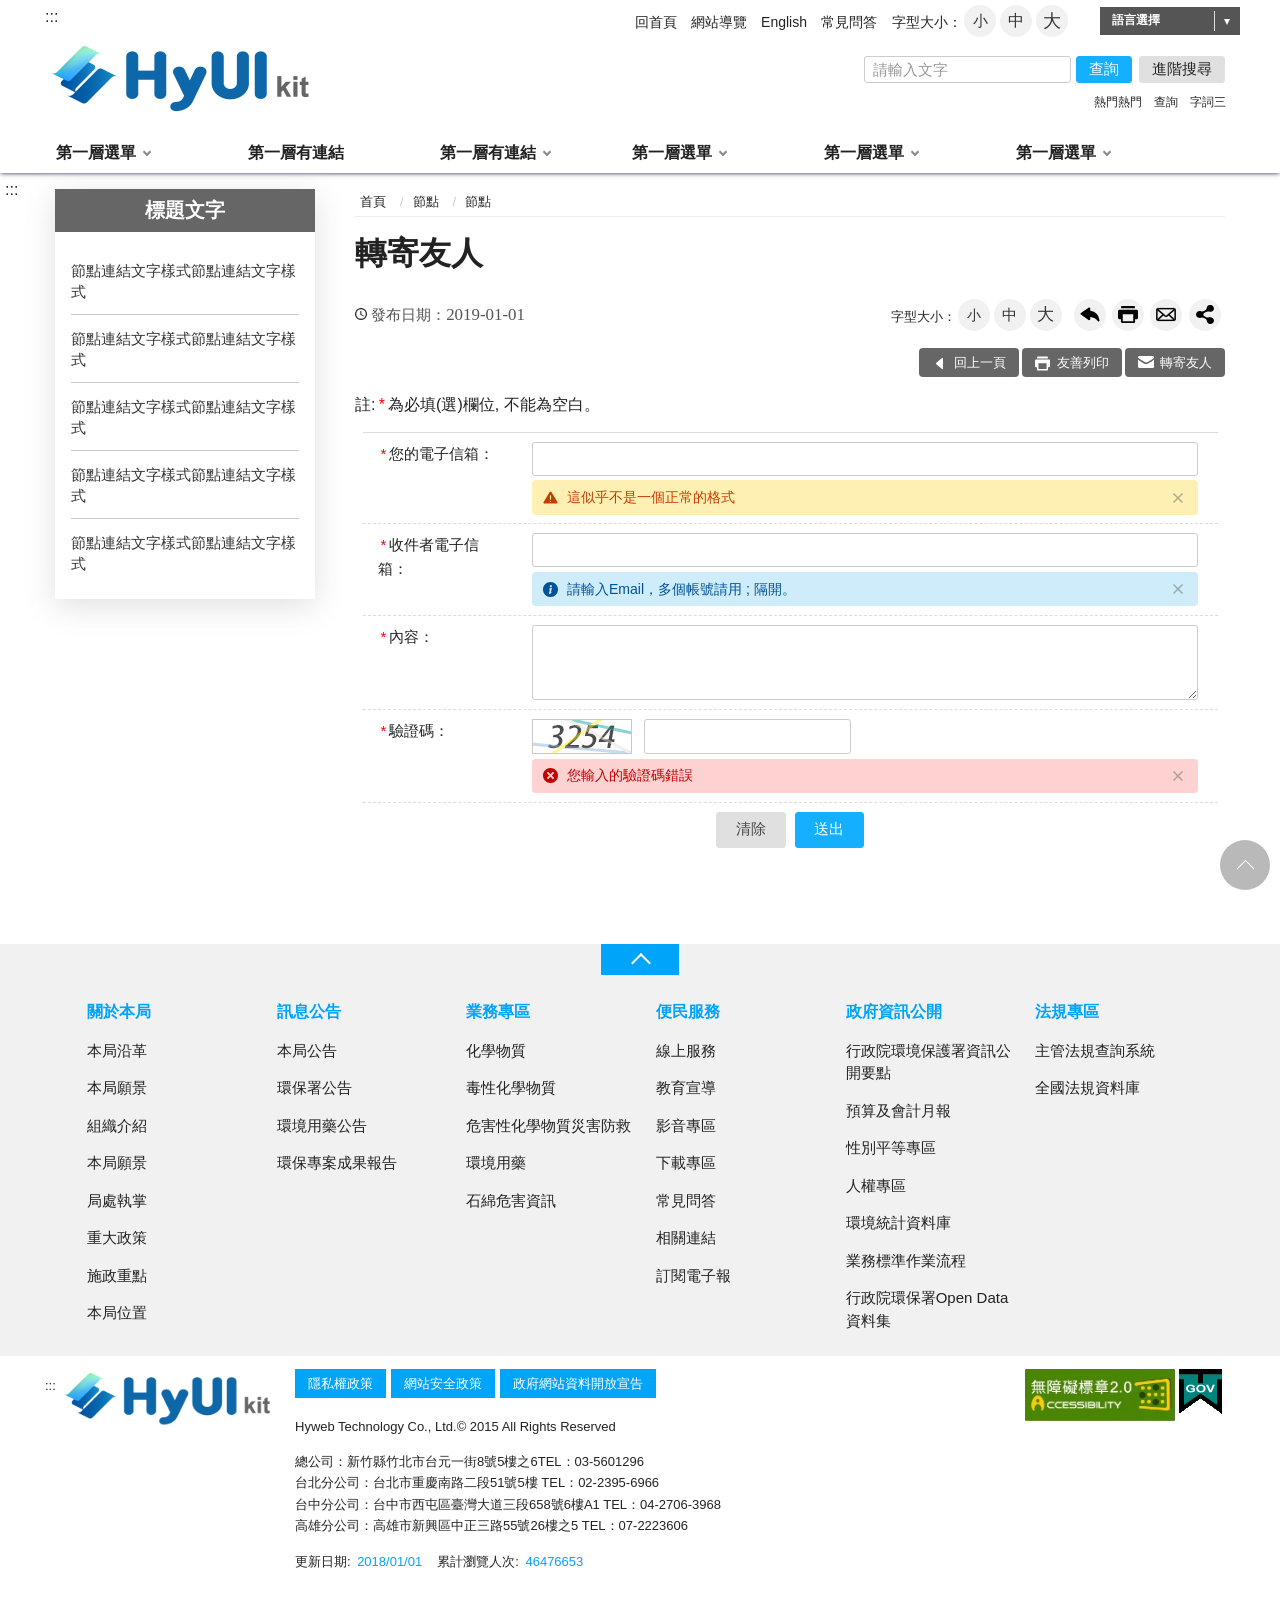
<file: fp.htm>
<!doctype html>
<html lang="zh-Hant" class="no-js">

<head>
    <meta charset="utf-8">
    <meta http-equiv="X-UA-Compatible" content="IE=edge">
    <meta name="viewport" content="width=device-width, initial-scale=1">
    <title>HyUI kit</title>
    <!--HTML5 Shim and Respond.js IE8 support of HTML5 elements and media queries [if lt IE 9]>
    <script src="js/html5shiv.js"></script>
    <script src="js/respond.min.js"></script>
<![endif]-->
    <!-- slick css-->
    <link rel="stylesheet" type="text/css" href="vendor/slick/slick.css" />
    <link rel="stylesheet" type="text/css" href="vendor/slick/slick-theme.css" />
    <!-- 燈箱fancybox -->
    <link rel="stylesheet" type="text/css" href="vendor/fancybox/jquery.fancybox.min.css">
    <!-- hyUI css -->
    <link rel="stylesheet" href="css/hyui.css">
    <!-- favicon -->
    <link href="images/favicon.png" rel="icon" type="image/x-icon">
</head>

<body>
    <!-- 直接跳主內容區 -->
    <a class="goCenter" href="#center" tabindex="1">按Enter到主內容區</a>
    <!-- wrapper Start -->
    <div class="wrapper">
        <!-- header Start -->
        <header class="header">
            <div class="container">
                <a class="accesskey" href="#aU" id="aU" accesskey="U" title="網站標題" tabindex="2">:::</a>
                <!-- navigation Start -->
                <nav class="navigation" role="navigation" aria-label="Site">
                    <!-- 新增div navlist -->
                    <div class="navlist">
                        <ul>
                            <li><a href="#">回首頁</a></li>
                            <li><a href="#">網站導覽</a></li>
                            <li><a href="#">English</a></li>
                            <li><a href="#">常見問答</a></li>
                        </ul>
                    </div>
                    <!-- font_size -->
                    <div class="font_size">
                        <span>字型大小：</span>
                        <!-- 英文用<span>font-size：</span> -->
                        <ul>
                            <li><a href="#" class="small">小</a></li>
                            <li><a href="#" class="medium">中</a></li>
                            <li><a href="#" class="large">大</a></li>
                        </ul>
                    </div>
                    <!-- language -->
                    <div class="language">
                        <a href="#">語言選擇</a>
                        <ul>
                            <li><a href="#">繁體中文</a></li>
                            <li><a href="#">简体中文</a></li>
                            <li><a href="#">ENGLISH</a></li>
                        </ul>
                    </div>
                </nav>
                <!-- navigation End -->
                <h1>
                    <a href="index.htm"><img src="images/logo.png" alt="網站標題" /></a>
                </h1>
                <!-- Search Start -->
                <div class="search" role="search">
                    <div class="form_grp">
                        <label for="mustSameAsId">搜尋</label>
                        <input name="username" id="mustSameAsId" type="text" placeholder="請輸入文字" accesskey="S"
                            title="請輸入文字" aria-label="搜尋網站內容">
                        <button type="button" class="btn btn-search">查詢</button>
                    </div>
                    <div class="btn_grp">
                        <button type="button" class="btn">進階搜尋</button>
                    </div>
                    <div class="keywordHot">
                        <ul>
                            <li><a href="#">熱門熱門</a></li>
                            <li><a href="#">查詢</a></li>
                            <li><a href="#">字詞三</a></li>
                        </ul>
                    </div>
                </div>
                <!-- Search End -->
                <!-- noscript -->
                <noscript> 您的瀏覽器不支援JavaScript語法，JavaScript語法並不影響內容的陳述。您可使用按鍵盤上的Ctrl鍵+
                    (+)鍵放大/(-)鍵縮小來改變字型大小；回到上一頁可使用瀏覽器提供的 Alt+左方向鍵(←)
                    快速鍵功能；列印可使用瀏覽器提供的(Ctrl+P)功能。您的瀏覽器，不支援script語法，若您的瀏覽器無法支援請點選此超連結 <a href="#">網站導覽</a>
                </noscript>
                <!-- menu Start -->
                <nav class="menu" role="navigation" aria-label="About page">
                    <ul>
                        <li><a href="#">第一層選單</a>
                            <ul>
                                <li><a href="#">第二層選單</a></li>
                                <li><a href="#">第二層選單</a></li>
                                <li><a href="#">第二層選單</a></li>
                                <li><a href="#">第二層選單</a></li>
                            </ul>
                        </li>
                        <li><a href="http://www.google.com">第一層有連結</a></li>
                        <li><a href="http://www.google.com">第一層有連結</a>
                            <ul>
                                <li><a href="http://www.google.com">第二層有連結</a></li>
                                <li><a href="#">第二層選單</a></li>
                                <li><a href="#">第二層選單</a></li>
                                <li><a href="#">第二層選單</a></li>
                                <li><a href="#">第二層選單</a></li>
                                <li><a href="#">第二層選單</a></li>
                                <li><a href="#">第二層選單</a></li>
                                <li><a href="#">第二層選單</a></li>
                            </ul>
                        </li>
                        <li><a href="#">第一層選單</a>
                            <ul>
                                <li><a href="#">第二層選單</a></li>
                                <li><a href="#">第二層選單</a></li>
                                <li><a href="http://www.google.com">第二層有連結</a>
                                    <ul>
                                        <li><a href="http://www.google.com">第三層選單有下層</a>
                                            <ul>
                                                <li><a href="#">第四層選單</a></li>
                                                <li><a href="#">第四層選單</a></li>
                                            </ul>
                                        </li>
                                        <li><a href="http://www.google.com">第三層選單有連結</a></li>
                                        <li><a href="#">第三層選單</a></li>
                                    </ul>
                                </li>
                                <li><a href="#">第二層選單</a></li>
                            </ul>
                        </li>
                        <li><a href="#">第一層選單</a>
                            <ul>
                                <li><a href="#">第二層選單</a></li>
                                <li><a href="#">第二層選單</a></li>
                                <li><a href="#">第二層選單</a></li>
                                <li><a href="#">第二層選單</a></li>
                            </ul>
                        </li>
                        <li><a href="#">第一層選單</a>
                            <ul>
                                <li><a href="#">第二層選單</a></li>
                                <li><a href="#">第二層選單</a></li>
                                <li><a href="#">第二層選單</a></li>
                                <li><a href="#">第二層選單</a></li>
                            </ul>
                        </li>
                    </ul>
                </nav>
                <!-- menu End -->
            </div>
        </header>
        <!-- header End -->
        <!-- main Start -->
        <div id="center" class="main innerpage">
            <!-- 內頁新增一個classname-->
            <a class="accesskey" href="#aC" id="aC" accesskey="C" title="主要內容區">:::</a>
            <div class="container">
                <!-- 左側 -->
                <!-- 如果不要sticky效果，就移除stickySidebar classname -->
                <div class="left_block stickySidebar">
                    <div class="sidebar__inner">
                        <div class="leftblock_nodemenu">
                            <div class="title">標題文字</div>
                            <ul>
                                <li>
                                    <a href="#">節點連結文字樣式節點連結文字樣式</a>
                                </li>
                                <li>
                                    <a href="#">節點連結文字樣式節點連結文字樣式</a>
                                </li>
                                <li>
                                    <a href="#">節點連結文字樣式節點連結文字樣式</a>
                                </li>
                                <li>
                                    <a href="#">節點連結文字樣式節點連結文字樣式</a>
                                </li>
                                <li>
                                    <a href="#">節點連結文字樣式節點連結文字樣式</a>
                                </li>
                            </ul>
                        </div>
                    </div>
                </div>
                <!-- 主要內容區 -->
                <div class="center_block">
                    <!-- breadcrumb路徑 -->
                    <div class="breadcrumb">
                        <ul>
                            <li><a href="#">首頁</a></li>
                            <li><a href="#">節點</a></li>
                            <li>節點</li>
                        </ul>
                    </div>
                    <!-- h2節點 -->
                    <h2 class="title">轉寄友人</h2>
                    <!-- function_panel -->
                    <div class="function_panel">
                        <div class="publish_time">
                            <span>發布日期：</span><time>2019-01-01</time>
                        </div>
                        <!-- 文字大小 -->
                        <div class="font_size">
                            <span>字型大小：</span>
                            <!-- 英文用<span>font-size：</span> -->
                            <ul>
                                <li><a href="#" class="small">小</a></li>
                                <li><a href="#" class="medium">中</a></li>
                                <li><a href="#" class="large">大</a></li>
                            </ul>
                        </div>
                        <!-- function功能區塊 -->
                        <div class="function">
                            <ul>
                                <li class="back"><a href="javascript:history.back()">回上一頁</a></li>
                                <li class="print"><a href="#">友善列印</a></li>
                                <li class="forward"><a href="#">轉寄友人</a></li>
                            </ul>
                        </div>
                        <!-- 社群分享 -->
                        <div class="share">
                            <ul>
                                <li><a href="#"><img src="images/basic/icon_facebook.svg" alt="facebook"></a></li>
                                <li><a href="#"><img src="images/basic/icon_twitter.svg" alt="twitter"></a></li>
                                <li><a href="#"><img src="images/basic/icon_line.svg" alt="line"></a></li>
                                <li><a href="#"><img src="images/basic/icon_youtube.svg" alt="youtube"></a></li>
                                <li><a href="#"><img src="images/basic/icon_googleplus.svg" alt="google plus"></a></li>
                                <li><a href="#"><img src="images/basic/icon_instagram.svg" alt="instagram"></a></li>
                                <li><a href="#"><img src="images/basic/icon_linkedin.svg" alt="LinkedIn"></a></li>
                                <li><a href="#"><img src="images/basic/icon_rss.svg" alt="RSS"></a></li>
                                <li><a href="#"><img src="images/basic/icon_plurk.svg" alt="Plurk"></a></li>
                            </ul>
                        </div>
                    </div>
                    <!-- function功能區塊 -->
                    <div class="function">
                        <ul>
                            <li class="icon_back"><a href="#">回上一頁</a></li>
                            <li class="icon_print"><a href="#">友善列印</a></li>
                            <li class="icon_forward"><a href="#">轉寄友人</a></li>
                        </ul>
                    </div>
                    <!-- FP Start -->
                    <section class="fp">
                        <p>註:<abbr class="necessary" title=“為必填(選)欄位,不能為空白。“>*</abbr>為必填(選)欄位, 不能為空白。</p>
                        <form action="">
                            <div class="form_grid flex-form">
                                <div class="form_grp">
                                    <label for="" class="form_title"><abbr class="necessary"
                                            title=“為必填(選)欄位,不能為空白。“>*</abbr>您的電子信箱：</label>
                                    <div class="form_content">
                                        <input type="text" id="" value="">
                                        <div class="notice_warning">這似乎不是一個正常的格式 <a href="javascript:;"
                                                class="close"><img src="images/basic/icon_close.svg" alt=""></a>
                                        </div>
                                    </div>
                                </div>
                                <div class="form_grp">
                                    <label for="" class="form_title"><abbr class="necessary"
                                            title=“為必填(選)欄位,不能為空白。“>*</abbr>收件者電子信箱：</label>
                                    <div class="form_content">
                                        <input name="" id="" type="text">
                                        <div class="notice_info">請輸入Email，多個帳號請用 ; 隔開。 <a href="javascript:;"
                                                class="close"><img src="images/basic/icon_close.svg" alt=""></a>
                                        </div>
                                    </div>
                                </div>
                                <div class="form_grp">
                                    <label for="" class="form_title"><abbr class="necessary"
                                            title=“為必填(選)欄位,不能為空白。“>*</abbr>內容：</label>
                                    <div class="form_content">
                                        <textarea name="" id="" cols="30" rows="70"></textarea>
                                    </div>
                                </div>
                                <div class="form_grp">
                                    <label class="form_title"><abbr class="necessary"
                                            title=“為必填(選)欄位,不能為空白。“>*</abbr>驗證碼：</label>
                                    <div class="form_content">
                                        <img src="images/basic/captcha.gif" alt="" class="captcha">
                                        <input type="text" id="" value="">
                                        <div class="notice_error">您輸入的驗證碼錯誤 <a href="javascript:;" class="close"><img
                                                    src="images/basic/icon_close.svg" alt=""></a>
                                        </div>
                                    </div>
                                </div>
                                <div class="btn_grp form_inline">
                                    <input name="" type="reset" value="清除" class="btn btn-reset">
                                    <input name="" type="submit" value="送出" class="btn btn-submit">
                                </div>
                            </div>
                        </form>
                    </section>
                    <!-- FP End -->
                </div>
            </div>
        </div>
        <!-- fatfooter Start -->
        <section class="fatfooter">
            <div class="container">
                <button type="button" name="展開選單/OPEN" aria-label="導覽選單展開/收合" class="btn btn-fatfooter">收合</button>
                <nav>
                    <ul>
                        <li><a href="#">關於本局</a>
                            <ul>
                                <li><a href="#">本局沿革</a></li>
                                <li><a href="#">本局願景</a></li>
                                <li><a href="#">組織介紹</a></li>
                                <li><a href="#">本局願景</a></li>
                                <li><a href="#">局處執掌</a></li>
                                <li><a href="#">重大政策</a></li>
                                <li><a href="#">施政重點</a></li>
                                <li><a href="#">本局位置</a></li>
                            </ul>
                        </li>
                        <li><a href="#">訊息公告</a>
                            <ul>
                                <li><a href="#">本局公告</a></li>
                                <li><a href="#">環保署公告</a></li>
                                <li><a href="#">環境用藥公告</a></li>
                                <li><a href="#">環保專案成果報告</a></li>
                            </ul>
                        </li>
                        <li><a href="#">業務專區</a>
                            <ul>
                                <li><a href="#">化學物質</a></li>
                                <li><a href="#">毒性化學物質</a></li>
                                <li><a href="#">危害性化學物質災害防救</a></li>
                                <li><a href="#">環境用藥</a></li>
                                <li><a href="#">石綿危害資訊</a></li>
                            </ul>
                        </li>
                        <li><a href="#">便民服務</a>
                            <ul>
                                <li><a href="#">線上服務</a></li>
                                <li><a href="#">教育宣導</a></li>
                                <li><a href="#">影音專區</a></li>
                                <li><a href="#">下載專區</a></li>
                                <li><a href="#">常見問答</a></li>
                                <li><a href="#">相關連結</a></li>
                                <li><a href="#">訂閱電子報</a></li>
                            </ul>
                        </li>
                        <li><a href="#">政府資訊公開</a>
                            <ul>
                                <li><a href="#">行政院環境保護署資訊公開要點</a></li>
                                <li><a href="#">預算及會計月報</a></li>
                                <li><a href="#">性別平等專區</a></li>
                                <li><a href="#">人權專區</a></li>
                                <li><a href="#">環境統計資料庫</a></li>
                                <li><a href="#">業務標準作業流程</a></li>
                                <li><a href="#">行政院環保署Open Data資料集</a></li>
                            </ul>
                        </li>
                        <li><a href="#">法規專區</a>
                            <ul>
                                <li><a href="#">主管法規查詢系統</a></li>
                                <li><a href="#">全國法規資料庫</a></li>
                            </ul>
                        </li>
                    </ul>
                </nav>
            </div>
        </section>
        <!-- fatfooter End -->
        <!-- footer Start-->
        <footer>
            <div class="container">
                <a class="accesskey" href="#aZ" id="aZ" accesskey="Z" title="頁尾區">:::</a>
                <div class="footer_logo">
                    <img src="images/logo.png" alt="" class="img-responsive">
                </div>
                <div class="footer_info">
                    <ul class="footer_link">
                        <li><a href="javascript:;">隱私權政策</a></li>
                        <li><a href="javascript:;">網站安全政策</a></li>
                        <li><a href="javascript:;">政府網站資料開放宣告</a></li>
                    </ul>
                    <p class="Copyright"> Hyweb Technology Co., Ltd.© 2015 All Rights Reserved</p>
                    <p> 總公司：新竹縣竹北市台元一街8號5樓之6TEL：03-5601296 <br /> 台北分公司：台北市重慶南路二段51號5樓 TEL：02-2395-6966 <br />
                        台中分公司：台中市西屯區臺灣大道三段658號6樓A1 TEL：04-2706-3968 <br /> 高雄分公司：高雄市新興區中正三路55號26樓之5 TEL：07-2223606 </p>
                    <span class="update">更新日期:<em>2018/01/01</em></span>
                    <span class="counter">累計瀏覽人次:<em>46476653</em></span>
                </div>
                <div class="footer_icon">
                    <a target="_blank" href="javascript:;" title="另開視窗">
                        <img src="images/basic/accessibility.jpg" alt="">
                    </a>
                    <a target="_blank" href="javascript:;" title="另開視窗">
                        <img src="images/basic/egov.png" alt="">
                    </a>
                </div>
            </div>
        </footer>
        <!-- footer End -->
    </div>
    <a href="javascript:;" class="scrollToTop">回頁首</a>
    <!-- JQ -->
    <script src='js/jquery-3.6.0.min.js'></script>
    <!-- 外掛 plugin js -->
    <script src='vendor/jquery.easing.min.js'></script><!-- ease -->
    <script src='vendor/slick/slick.min.js '></script><!-- slick -->
    <script src='vendor/slick/slick-lightbox.js '></script><!-- slick lightbox -->
    <script src='vendor/lazyload/lazyload.js'></script><!-- lazyload -->
    <script src='vendor/picturefill/picturefill.min.js' async></script><!-- picturefill -->
    <script src='vendor/scrolltable/jquery.scroltable.min.js'></script><!-- scrolltable -->
    <!-- sticky-sidebar -->
    <script src='vendor/sticky-sidebar/sticky-sidebar.js'></script>
    <script src='vendor/sticky-sidebar/ResizeSensor.js'></script>
    <!-- fancy -->
    <script src='vendor/fancybox/jquery.fancybox.min.js'></script>
    <!-- hyUI -->
    <script src='js/hyui.js'></script>
    <!-- 客製js -->
    <script src='js/customize.js'></script>
</body>

</html>
</file>
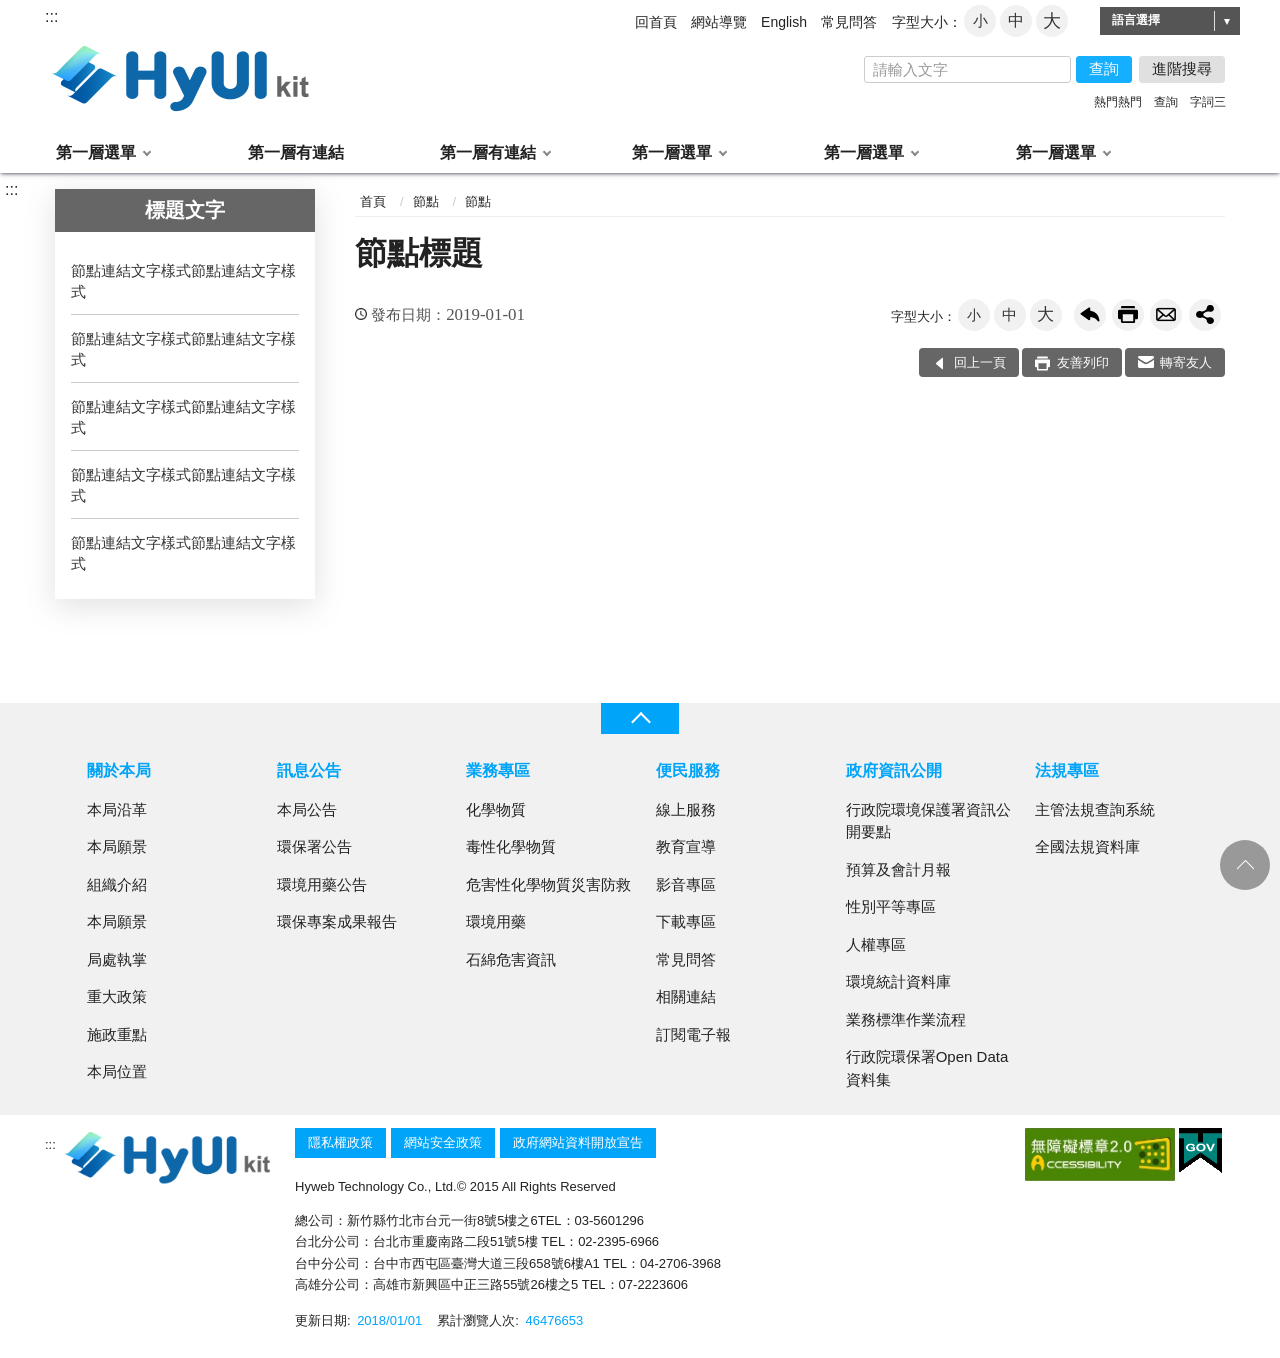
<file: gs.htm>
<!DOCTYPE html>
<html lang="zh-Hant" class="no-js">
  <head>
    <meta charset="utf-8" />
    <meta http-equiv="X-UA-Compatible" content="IE=edge" />
    <meta name="viewport" content="width=device-width, initial-scale=1" />
    <title>HyUI kit</title>
    <!--HTML5 Shim and Respond.js IE8 support of HTML5 elements and media queries [if lt IE 9]>
    <script src="js/html5shiv.js"></script>
    <script src="js/respond.min.js"></script>
  <![endif]-->
    <!-- slick css-->
    <link rel="stylesheet" type="text/css" href="vendor/slick/slick.css" />
    <link
      rel="stylesheet"
      type="text/css"
      href="vendor/slick/slick-theme.css"
    />
    <!-- 燈箱fancybox -->
    <link
      rel="stylesheet"
      type="text/css"
      href="vendor/fancybox/jquery.fancybox.min.css"
    />
    <!-- hyUI css -->
    <link rel="stylesheet" href="css/hyui.css" />
    <!-- favicon -->
    <link href="images/favicon.png" rel="icon" type="image/x-icon" />
  </head>

  <body>
    <!-- 直接跳主內容區 -->
    <a class="goCenter" href="#center" tabindex="1">按Enter到主內容區</a>
    <!-- wrapper Start -->
    <div class="wrapper">
      <!-- header Start -->
      <header class="header">
        <div class="container">
          <a
            class="accesskey"
            href="#aU"
            id="aU"
            accesskey="U"
            title="網站標題"
            tabindex="2"
            >:::</a
          >
          <!-- navigation Start -->
          <nav class="navigation" role="navigation" aria-label="Site">
            <!-- 新增div navlist -->
            <div class="navlist">
              <ul>
                <li><a href="#">回首頁</a></li>
                <li><a href="#">網站導覽</a></li>
                <li><a href="#">English</a></li>
                <li><a href="#">常見問答</a></li>
              </ul>
            </div>
            <!-- font_size -->
            <div class="font_size">
              <span>字型大小：</span>
              <!-- 英文用<span>font-size：</span> -->
              <ul>
                <li><a href="#" class="small">小</a></li>
                <li><a href="#" class="medium">中</a></li>
                <li><a href="#" class="large">大</a></li>
              </ul>
            </div>
            <!-- language -->
            <div class="language">
              <a href="#">語言選擇</a>
              <ul>
                <li><a href="#">繁體中文</a></li>
                <li><a href="#">简体中文</a></li>
                <li><a href="#">ENGLISH</a></li>
              </ul>
            </div>
          </nav>
          <!-- navigation End -->
          <h1>
            <a href="index.htm"><img src="images/logo.png" alt="網站標題" /></a>
          </h1>
          <!-- Search Start -->
          <div class="search" role="search">
            <div class="form_grp">
              <label for="mustSameAsId">搜尋</label>
              <input
                name="username"
                id="mustSameAsId"
                type="text"
                placeholder="請輸入文字"
                accesskey="S"
                title="請輸入文字"
                aria-label="搜尋網站內容"
              />
              <button type="button" class="btn btn-search">查詢</button>
            </div>
            <div class="btn_grp">
              <button type="button" class="btn">進階搜尋</button>
            </div>
            <div class="keywordHot">
              <ul>
                <li><a href="#">熱門熱門</a></li>
                <li><a href="#">查詢</a></li>
                <li><a href="#">字詞三</a></li>
              </ul>
            </div>
          </div>
          <!-- Search End -->
          <!-- noscript -->
          <noscript>
            您的瀏覽器不支援JavaScript語法，JavaScript語法並不影響內容的陳述。您可使用按鍵盤上的Ctrl鍵+
            (+)鍵放大/(-)鍵縮小來改變字型大小；回到上一頁可使用瀏覽器提供的
            Alt+左方向鍵(←)
            快速鍵功能；列印可使用瀏覽器提供的(Ctrl+P)功能。您的瀏覽器，不支援script語法，若您的瀏覽器無法支援請點選此超連結
            <a href="#">網站導覽</a>
          </noscript>
          <!-- menu Start -->
          <nav class="menu" role="navigation" aria-label="About page">
            <ul>
              <li>
                <a href="#">第一層選單</a>
                <ul>
                  <li><a href="#">第二層選單</a></li>
                  <li><a href="#">第二層選單</a></li>
                  <li><a href="#">第二層選單</a></li>
                  <li><a href="#">第二層選單</a></li>
                </ul>
              </li>
              <li><a href="http://www.google.com">第一層有連結</a></li>
              <li>
                <a href="http://www.google.com">第一層有連結</a>
                <ul>
                  <li><a href="http://www.google.com">第二層有連結</a></li>
                  <li><a href="#">第二層選單</a></li>
                  <li><a href="#">第二層選單</a></li>
                  <li><a href="#">第二層選單</a></li>
                  <li><a href="#">第二層選單</a></li>
                  <li><a href="#">第二層選單</a></li>
                  <li><a href="#">第二層選單</a></li>
                  <li><a href="#">第二層選單</a></li>
                </ul>
              </li>
              <li>
                <a href="#">第一層選單</a>
                <ul>
                  <li><a href="#">第二層選單</a></li>
                  <li><a href="#">第二層選單</a></li>
                  <li>
                    <a href="http://www.google.com">第二層有連結</a>
                    <ul>
                      <li>
                        <a href="http://www.google.com">第三層選單有下層</a>
                        <ul>
                          <li><a href="#">第四層選單</a></li>
                          <li><a href="#">第四層選單</a></li>
                        </ul>
                      </li>
                      <li>
                        <a href="http://www.google.com">第三層選單有連結</a>
                      </li>
                      <li><a href="#">第三層選單</a></li>
                    </ul>
                  </li>
                  <li><a href="#">第二層選單</a></li>
                </ul>
              </li>
              <li>
                <a href="#">第一層選單</a>
                <ul>
                  <li><a href="#">第二層選單</a></li>
                  <li><a href="#">第二層選單</a></li>
                  <li><a href="#">第二層選單</a></li>
                  <li><a href="#">第二層選單</a></li>
                </ul>
              </li>
              <li>
                <a href="#">第一層選單</a>
                <ul>
                  <li><a href="#">第二層選單</a></li>
                  <li><a href="#">第二層選單</a></li>
                  <li><a href="#">第二層選單</a></li>
                  <li><a href="#">第二層選單</a></li>
                </ul>
              </li>
            </ul>
          </nav>
          <!-- menu End -->
        </div>
      </header>
      <!-- header End -->
      <!-- main Start -->
      <div id="center" class="main innerpage">
        <!-- 內頁新增一個classname-->
        <a class="accesskey" href="#aC" id="aC" accesskey="C" title="主要內容區"
          >:::</a
        >
        <div class="container">
          <!-- 左側 -->
          <!-- 如果不要sticky效果，就移除stickySidebar classname -->
          <div class="left_block stickySidebar">
            <div class="sidebar__inner">
              <div class="leftblock_nodemenu">
                <div class="title">標題文字</div>
                <ul>
                  <li>
                    <a href="#">節點連結文字樣式節點連結文字樣式</a>
                  </li>
                  <li>
                    <a href="#">節點連結文字樣式節點連結文字樣式</a>
                  </li>
                  <li>
                    <a href="#">節點連結文字樣式節點連結文字樣式</a>
                  </li>
                  <li>
                    <a href="#">節點連結文字樣式節點連結文字樣式</a>
                  </li>
                  <li>
                    <a href="#">節點連結文字樣式節點連結文字樣式</a>
                  </li>
                </ul>
              </div>
            </div>
          </div>
          <!-- 主要內容區 -->
          <div class="center_block">
            <!-- breadcrumb路徑 -->
            <div class="breadcrumb">
              <ul>
                <li><a href="#">首頁</a></li>
                <li><a href="#">節點</a></li>
                <li>節點</li>
              </ul>
            </div>
            <!-- h2節點 -->
            <h2 class="title">節點標題</h2>
            <!-- function_panel -->
            <div class="function_panel">
              <div class="publish_time">
                <span>發布日期：</span><time>2019-01-01</time>
              </div>
              <!-- 文字大小 -->
              <div class="font_size">
                <span>字型大小：</span>
                <!-- 英文用<span>font-size：</span> -->
                <ul>
                  <li><a href="#" class="small">小</a></li>
                  <li><a href="#" class="medium">中</a></li>
                  <li><a href="#" class="large">大</a></li>
                </ul>
              </div>
              <!-- function功能區塊 -->
              <div class="function">
                <ul>
                  <li class="back">
                    <a href="javascript:history.back()">回上一頁</a>
                  </li>
                  <li class="print"><a href="#">友善列印</a></li>
                  <li class="forward"><a href="#">轉寄友人</a></li>
                </ul>
              </div>
              <!-- 社群分享 -->
              <div class="share">
                <ul>
                  <li>
                    <a href="#"
                      ><img src="images/basic/icon_facebook.svg" alt="facebook"
                    /></a>
                  </li>
                  <li>
                    <a href="#"
                      ><img src="images/basic/icon_twitter.svg" alt="twitter"
                    /></a>
                  </li>
                  <li>
                    <a href="#"
                      ><img src="images/basic/icon_line.svg" alt="line"
                    /></a>
                  </li>
                  <li>
                    <a href="#"
                      ><img src="images/basic/icon_youtube.svg" alt="youtube"
                    /></a>
                  </li>
                  <li>
                    <a href="#"
                      ><img
                        src="images/basic/icon_googleplus.svg"
                        alt="google plus"
                    /></a>
                  </li>
                  <li>
                    <a href="#"
                      ><img
                        src="images/basic/icon_instagram.svg"
                        alt="instagram"
                    /></a>
                  </li>
                  <li>
                    <a href="#"
                      ><img src="images/basic/icon_linkedin.svg" alt="LinkedIn"
                    /></a>
                  </li>
                  <li>
                    <a href="#"
                      ><img src="images/basic/icon_rss.svg" alt="RSS"
                    /></a>
                  </li>
                  <li>
                    <a href="#"
                      ><img src="images/basic/icon_plurk.svg" alt="Plurk"
                    /></a>
                  </li>
                </ul>
              </div>
            </div>
            <!-- function功能區塊 -->
            <div class="function">
              <ul>
                <li class="icon_back"><a href="#">回上一頁</a></li>
                <li class="icon_print"><a href="#">友善列印</a></li>
                <li class="icon_forward"><a href="#">轉寄友人</a></li>
              </ul>
            </div>
            <!-- SP Start -->
            <section class="sp">
              <div id="gsresult">
                <script>
                  function gcseCallback() {
                    //if (document.readyState != 'complete')
                    //    return google.setOnLoadCallback(gcseCallback, true);
                    google.search.cse.element.render({
                      gname: "gsearch",
                      div: "gsresult",
                      tag: "search",
                      attributes: { as_sitesearch: "" },
                    });
                    var element =
                      google.search.cse.element.getElement("gsearch");
                    element.execute("法官");
                  }
                  window.__gcse = {
                    parsetags: "explicit",
                    callback: gcseCallback,
                  };
                  (function () {
                    var cx = "bbfb6b718fa6fa6f6";
                    var gcse = document.createElement("script");
                    gcse.type = "text/javascript";
                    gcse.async = true;
                    gcse.src = "https://cse.google.com/cse.js?cx=" + cx;
                    var s = document.getElementsByTagName("script")[0];
                    s.parentNode.insertBefore(gcse, s);
                  })();
                </script>
              </div>
            </section>
            <!-- sP End -->
          </div>
        </div>
      </div>
      <!-- fatfooter Start -->
      <section class="fatfooter">
        <div class="container">
          <button
            type="button"
            name="展開選單/OPEN"
            aria-label="導覽選單展開/收合"
            class="btn btn-fatfooter"
          >
            收合
          </button>
          <nav>
            <ul>
              <li>
                <a href="#">關於本局</a>
                <ul>
                  <li><a href="#">本局沿革</a></li>
                  <li><a href="#">本局願景</a></li>
                  <li><a href="#">組織介紹</a></li>
                  <li><a href="#">本局願景</a></li>
                  <li><a href="#">局處執掌</a></li>
                  <li><a href="#">重大政策</a></li>
                  <li><a href="#">施政重點</a></li>
                  <li><a href="#">本局位置</a></li>
                </ul>
              </li>
              <li>
                <a href="#">訊息公告</a>
                <ul>
                  <li><a href="#">本局公告</a></li>
                  <li><a href="#">環保署公告</a></li>
                  <li><a href="#">環境用藥公告</a></li>
                  <li><a href="#">環保專案成果報告</a></li>
                </ul>
              </li>
              <li>
                <a href="#">業務專區</a>
                <ul>
                  <li><a href="#">化學物質</a></li>
                  <li><a href="#">毒性化學物質</a></li>
                  <li><a href="#">危害性化學物質災害防救</a></li>
                  <li><a href="#">環境用藥</a></li>
                  <li><a href="#">石綿危害資訊</a></li>
                </ul>
              </li>
              <li>
                <a href="#">便民服務</a>
                <ul>
                  <li><a href="#">線上服務</a></li>
                  <li><a href="#">教育宣導</a></li>
                  <li><a href="#">影音專區</a></li>
                  <li><a href="#">下載專區</a></li>
                  <li><a href="#">常見問答</a></li>
                  <li><a href="#">相關連結</a></li>
                  <li><a href="#">訂閱電子報</a></li>
                </ul>
              </li>
              <li>
                <a href="#">政府資訊公開</a>
                <ul>
                  <li><a href="#">行政院環境保護署資訊公開要點</a></li>
                  <li><a href="#">預算及會計月報</a></li>
                  <li><a href="#">性別平等專區</a></li>
                  <li><a href="#">人權專區</a></li>
                  <li><a href="#">環境統計資料庫</a></li>
                  <li><a href="#">業務標準作業流程</a></li>
                  <li><a href="#">行政院環保署Open Data資料集</a></li>
                </ul>
              </li>
              <li>
                <a href="#">法規專區</a>
                <ul>
                  <li><a href="#">主管法規查詢系統</a></li>
                  <li><a href="#">全國法規資料庫</a></li>
                </ul>
              </li>
            </ul>
          </nav>
        </div>
      </section>
      <!-- fatfooter End -->
      <!-- footer Start-->
      <footer>
        <div class="container">
          <a class="accesskey" href="#aZ" id="aZ" accesskey="Z" title="頁尾區"
            >:::</a
          >
          <div class="footer_logo">
            <img src="images/logo.png" alt="" class="img-responsive" />
          </div>
          <div class="footer_info">
            <ul class="footer_link">
              <li><a href="javascript:;">隱私權政策</a></li>
              <li><a href="javascript:;">網站安全政策</a></li>
              <li><a href="javascript:;">政府網站資料開放宣告</a></li>
            </ul>
            <p class="Copyright">
              Hyweb Technology Co., Ltd.© 2015 All Rights Reserved
            </p>
            <p>
              總公司：新竹縣竹北市台元一街8號5樓之6TEL：03-5601296 <br />
              台北分公司：台北市重慶南路二段51號5樓 TEL：02-2395-6966 <br />
              台中分公司：台中市西屯區臺灣大道三段658號6樓A1 TEL：04-2706-3968
              <br />
              高雄分公司：高雄市新興區中正三路55號26樓之5 TEL：07-2223606
            </p>
            <span class="update">更新日期:<em>2018/01/01</em></span>
            <span class="counter">累計瀏覽人次:<em>46476653</em></span>
          </div>
          <div class="footer_icon">
            <a target="_blank" href="javascript:;" title="另開視窗">
              <img src="images/basic/accessibility.jpg" alt="" />
            </a>
            <a target="_blank" href="javascript:;" title="另開視窗">
              <img src="images/basic/egov.png" alt="" />
            </a>
          </div>
        </div>
      </footer>
      <!-- footer End -->
    </div>
    <a href="javascript:;" class="scrollToTop">回頁首</a>
    <!-- JQ -->
    <script src="js/jquery-3.6.0.min.js"></script>
    <!-- 外掛 plugin js -->
    <script src="vendor/jquery.easing.min.js"></script>
    <!-- ease -->
    <script src="vendor/slick/slick.min.js "></script>
    <!-- slick -->
    <script src="vendor/slick/slick-lightbox.js "></script>
    <!-- slick lightbox -->
    <script src="vendor/lazyload/lazyload.js"></script>
    <!-- lazyload -->
    <script src="vendor/picturefill/picturefill.min.js" async></script>
    <!-- picturefill -->
    <script src="vendor/scrolltable/jquery.scroltable.min.js"></script>
    <!-- scrolltable -->
    <!-- sticky-sidebar -->
    <script src="vendor/sticky-sidebar/sticky-sidebar.js"></script>
    <script src="vendor/sticky-sidebar/ResizeSensor.js"></script>
    <!-- fancy -->
    <script src="vendor/fancybox/jquery.fancybox.min.js"></script>
    <!-- hyUI -->
    <!-- <script src='js/hyui.js'></script> -->
    <script src="js/hyui_Class.js"></script>
    <!-- 客製js -->
    <script src="js/customize.js"></script>
  </body>
</html>
</file>
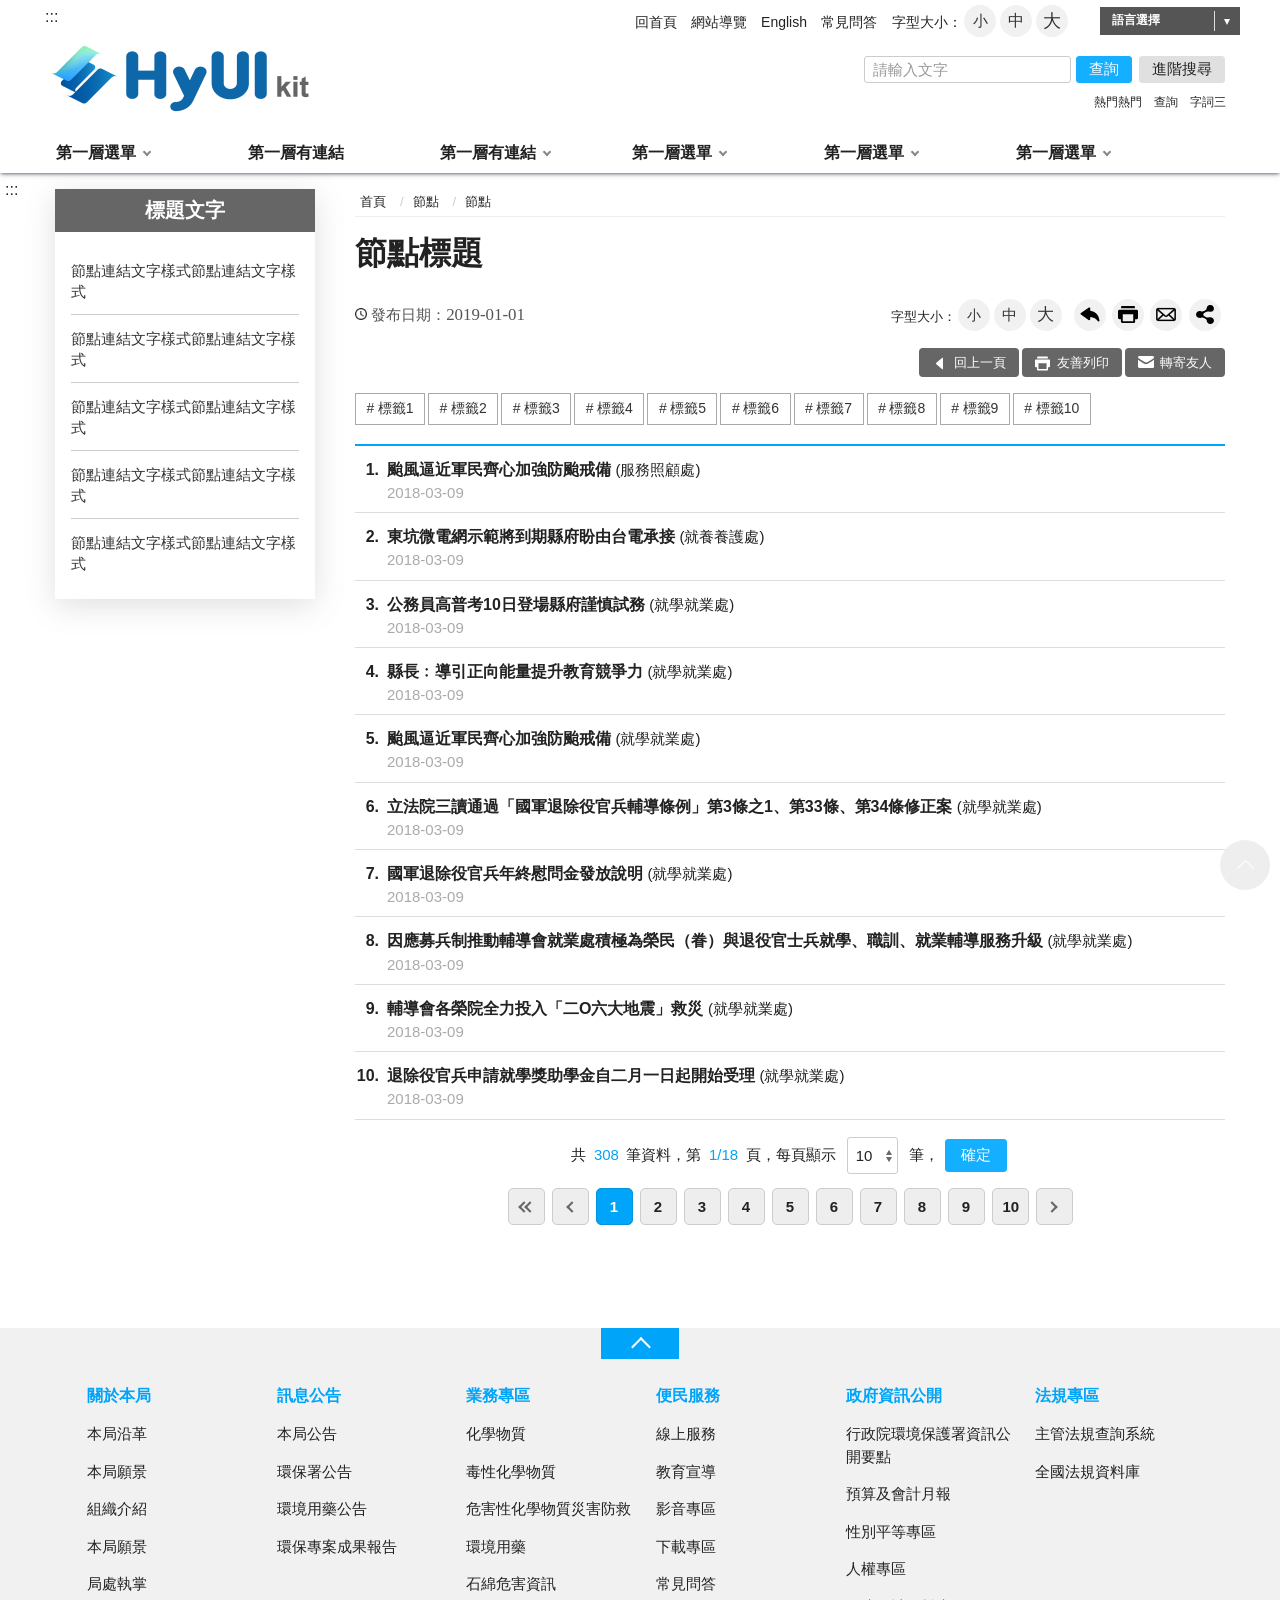
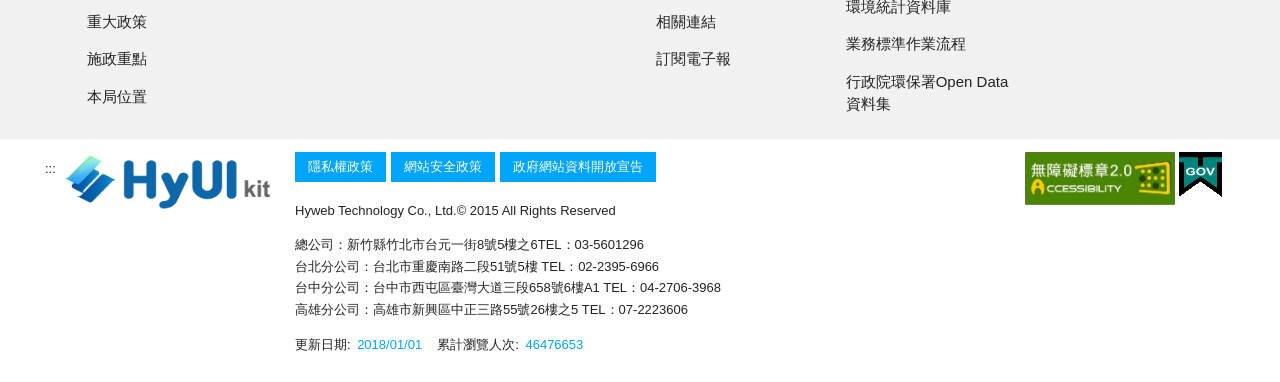
<file: lp.htm>
<!doctype html>
<html lang="zh-Hant" class="no-js">

<head>
    <meta charset="utf-8">
    <meta http-equiv="X-UA-Compatible" content="IE=edge">
    <meta name="viewport" content="width=device-width, initial-scale=1">
    <title>HyUI kit</title>
    <!--HTML5 Shim and Respond.js IE8 support of HTML5 elements and media queries [if lt IE 9]>
        <script src="js/html5shiv.js"></script>
        <script src="js/respond.min.js"></script>
    <![endif]-->
    <!-- slick css-->
    <link rel="stylesheet" type="text/css" href="vendor/slick/slick.css" />
    <link rel="stylesheet" type="text/css" href="vendor/slick/slick-theme.css" />
    <!-- 燈箱fancybox -->
    <link rel="stylesheet" type="text/css" href="vendor/fancybox/jquery.fancybox.min.css">
    <!-- hyUI css -->
    <link rel="stylesheet" href="css/hyui.css">
    <!-- favicon -->
    <link href="images/favicon.png" rel="icon" type="image/x-icon">
</head>

<body>
    <!-- 直接跳主內容區 -->
    <a class="goCenter" href="#center" tabindex="1">按Enter到主內容區</a>
    <!-- wrapper Start -->
    <div class="wrapper">
        <!-- header Start -->
        <header class="header">
            <div class="container">
                <a class="accesskey" href="#aU" id="aU" accesskey="U" title="網站標題" tabindex="2">:::</a>
                <!-- navigation Start -->
                <nav class="navigation" role="navigation" aria-label="Site">
                    <!-- 新增div navlist -->
                    <div class="navlist">
                        <ul>
                            <li><a href="#">回首頁</a></li>
                            <li><a href="#">網站導覽</a></li>
                            <li><a href="#">English</a></li>
                            <li><a href="#">常見問答</a></li>
                        </ul>
                    </div>
                    <!-- font_size -->
                    <div class="font_size">
                        <span>字型大小：</span>
                        <!-- 英文用<span>font-size：</span> -->
                        <ul>
                            <li><a href="#" class="small">小</a></li>
                            <li><a href="#" class="medium">中</a></li>
                            <li><a href="#" class="large">大</a></li>
                        </ul>
                    </div>
                    <!-- language -->
                    <div class="language">
                        <a href="#">語言選擇</a>
                        <ul>
                            <li><a href="#">繁體中文</a></li>
                            <li><a href="#">简体中文</a></li>
                            <li><a href="#">ENGLISH</a></li>
                        </ul>
                    </div>
                </nav>
                <!-- navigation End -->
                <h1>
                    <a href="index.htm"><img src="images/logo.png" alt="網站標題" /></a>
                </h1>
                <!-- Search Start -->
                <div class="search" role="search">
                    <div class="form_grp">
                        <label for="mustSameAsId">搜尋</label>
                        <input name="username" id="mustSameAsId" type="text" placeholder="請輸入文字" accesskey="S"
                            title="請輸入文字" aria-label="搜尋網站內容">
                        <button type="button" class="btn btn-search">查詢</button>
                    </div>
                    <div class="btn_grp">
                        <button type="button" class="btn">進階搜尋</button>
                    </div>
                    <div class="keywordHot">
                        <ul>
                            <li><a href="#">熱門熱門</a></li>
                            <li><a href="#">查詢</a></li>
                            <li><a href="#">字詞三</a></li>
                        </ul>
                    </div>
                </div>
                <!-- Search End -->
                <!-- noscript -->
                <noscript> 您的瀏覽器不支援JavaScript語法，JavaScript語法並不影響內容的陳述。您可使用按鍵盤上的Ctrl鍵+
                    (+)鍵放大/(-)鍵縮小來改變字型大小；回到上一頁可使用瀏覽器提供的 Alt+左方向鍵(←)
                    快速鍵功能；列印可使用瀏覽器提供的(Ctrl+P)功能。您的瀏覽器，不支援script語法，若您的瀏覽器無法支援請點選此超連結 <a href="#">網站導覽</a>
                </noscript>
                <!-- menu Start -->
                <nav class="menu" role="navigation" aria-label="About page">
                    <ul>
                        <li><a href="#">第一層選單</a>
                            <ul>
                                <li><a href="#">第二層選單</a></li>
                                <li><a href="#">第二層選單</a></li>
                                <li><a href="#">第二層選單</a></li>
                                <li><a href="#">第二層選單</a></li>
                            </ul>
                        </li>
                        <li><a href="http://www.google.com">第一層有連結</a></li>
                        <li><a href="http://www.google.com">第一層有連結</a>
                            <ul>
                                <li><a href="http://www.google.com">第二層有連結</a></li>
                                <li><a href="#">第二層選單</a></li>
                                <li><a href="#">第二層選單</a></li>
                                <li><a href="#">第二層選單</a></li>
                                <li><a href="#">第二層選單</a></li>
                                <li><a href="#">第二層選單</a></li>
                                <li><a href="#">第二層選單</a></li>
                                <li><a href="#">第二層選單</a></li>
                            </ul>
                        </li>
                        <li><a href="#">第一層選單</a>
                            <ul>
                                <li><a href="#">第二層選單</a></li>
                                <li><a href="#">第二層選單</a></li>
                                <li><a href="http://www.google.com">第二層有連結</a>
                                    <ul>
                                        <li><a href="http://www.google.com">第三層選單有下層</a>
                                            <ul>
                                                <li><a href="#">第四層選單</a></li>
                                                <li><a href="#">第四層選單</a></li>
                                            </ul>
                                        </li>
                                        <li><a href="http://www.google.com">第三層選單有連結</a></li>
                                        <li><a href="#">第三層選單</a></li>
                                    </ul>
                                </li>
                                <li><a href="#">第二層選單</a></li>
                            </ul>
                        </li>
                        <li><a href="#">第一層選單</a>
                            <ul>
                                <li><a href="#">第二層選單</a></li>
                                <li><a href="#">第二層選單</a></li>
                                <li><a href="#">第二層選單</a></li>
                                <li><a href="#">第二層選單</a></li>
                            </ul>
                        </li>
                        <li><a href="#">第一層選單</a>
                            <ul>
                                <li><a href="#">第二層選單</a></li>
                                <li><a href="#">第二層選單</a></li>
                                <li><a href="#">第二層選單</a></li>
                                <li><a href="#">第二層選單</a></li>
                            </ul>
                        </li>
                    </ul>
                </nav>
                <!-- menu End -->
            </div>
        </header>
        <!-- header End -->
        <!-- main Start -->
        <div id="center" class="main innerpage">
            <!-- 內頁新增一個classname-->
            <a class="accesskey" href="#aC" id="aC" accesskey="C" title="主要內容區">:::</a>
            <div class="container">
                <!-- 如果不要sticky效果，就移除stickySidebar classname -->
                <div class="left_block stickySidebar">
                    <div class="sidebar__inner">
                        <div class="leftblock_nodemenu">
                            <div class="title">標題文字</div>
                            <ul>
                                <li>
                                    <a href="#">節點連結文字樣式節點連結文字樣式</a>
                                </li>
                                <li>
                                    <a href="#">節點連結文字樣式節點連結文字樣式</a>
                                </li>
                                <li>
                                    <a href="#">節點連結文字樣式節點連結文字樣式</a>
                                </li>
                                <li>
                                    <a href="#">節點連結文字樣式節點連結文字樣式</a>
                                </li>
                                <li>
                                    <a href="#">節點連結文字樣式節點連結文字樣式</a>
                                </li>
                            </ul>
                        </div>
                    </div>
                </div>
                <!-- 主要內容區 -->
                <div class="center_block">
                    <!-- breadcrumb路徑 -->
                    <div class="breadcrumb">
                        <ul>
                            <li><a href="#">首頁</a></li>
                            <li><a href="#">節點</a></li>
                            <li>節點</li>
                        </ul>
                    </div>
                    <!-- h2節點 -->
                    <h2 class="title">節點標題</h2>
                    <!-- function_panel -->
                    <div class="function_panel">
                        <div class="publish_time">
                            <span>發布日期：</span><time>2019-01-01</time>
                        </div>
                        <!-- 文字大小 -->
                        <div class="font_size">
                            <span>字型大小：</span>
                            <!-- 英文用<span>font-size：</span> -->
                            <ul>
                                <li><a href="#" class="small">小</a></li>
                                <li><a href="#" class="medium">中</a></li>
                                <li><a href="#" class="large">大</a></li>
                            </ul>
                        </div>
                        <!-- function功能區塊 -->
                        <div class="function">
                            <ul>
                                <li class="back"><a href="javascript:history.back()">回上一頁</a></li>
                                <li class="print"><a href="#">友善列印</a></li>
                                <li class="forward"><a href="#">轉寄友人</a></li>
                            </ul>
                        </div>
                        <!-- 社群分享 -->
                        <div class="share">
                            <ul>
                                <li><a href="#"><img src="images/basic/icon_facebook.svg" alt="facebook"></a></li>
                                <li><a href="#"><img src="images/basic/icon_twitter.svg" alt="twitter"></a></li>
                                <li><a href="#"><img src="images/basic/icon_line.svg" alt="line"></a></li>
                                <li><a href="#"><img src="images/basic/icon_youtube.svg" alt="youtube"></a></li>
                                <li><a href="#"><img src="images/basic/icon_googleplus.svg" alt="google plus"></a></li>
                                <li><a href="#"><img src="images/basic/icon_instagram.svg" alt="instagram"></a></li>
                                <li><a href="#"><img src="images/basic/icon_linkedin.svg" alt="LinkedIn"></a></li>
                                <li><a href="#"><img src="images/basic/icon_rss.svg" alt="RSS"></a></li>
                                <li><a href="#"><img src="images/basic/icon_plurk.svg" alt="Plurk"></a></li>
                            </ul>
                        </div>
                    </div>
                    <!-- function功能區塊 -->
                    <div class="function">
                        <ul>
                            <li class="icon_back"><a href="#">回上一頁</a></li>
                            <li class="icon_print"><a href="#">友善列印</a></li>
                            <li class="icon_forward"><a href="#">轉寄友人</a></li>
                        </ul>
                    </div>
                    <!-- LP Start -->
                    <section class="lp">
                        <!-- category -->
                        <div class="category">
                            <ul>
                                <li><a href="#">標籤1</a></li>
                                <li><a href="#">標籤2</a></li>
                                <li><a href="#">標籤3</a></li>
                                <li><a href="#">標籤4</a></li>
                                <li><a href="#">標籤5</a></li>
                                <li><a href="#">標籤6</a></li>
                                <li><a href="#">標籤7</a></li>
                                <li><a href="#">標籤8</a></li>
                                <li><a href="#">標籤9</a></li>
                                <li><a href="#">標籤10</a></li>
                            </ul>
                        </div>
                        <!-- 文字列表 -->
                        <div class="list">
                            <ul>
                                <li>
                                    <a href="#">
                                        <span class="num">1</span> 颱風逼近軍民齊心加強防颱戒備 <span class="dept">(服務照顧處)</span>
                                        <time>2018-03-09</time>
                                    </a>
                                </li>
                                <li>
                                    <a href="#">
                                        <span class="num">2</span> 東坑微電網示範將到期縣府盼由台電承接 <span class="dept"> (就養養護處)</span>
                                        <time>2018-03-09</time>
                                    </a>
                                </li>
                                <li>
                                    <a href="#">
                                        <span class="num">3</span> 公務員高普考10日登場縣府謹慎試務 <span class="dept"> (就學就業處)</span>
                                        <time>2018-03-09</time>
                                    </a>
                                </li>
                                <li>
                                    <a href="#">
                                        <span class="num">4</span> 縣長﹕導引正向能量提升教育競爭力 <span class="dept">(就學就業處)</span>
                                        <time>2018-03-09</time>
                                    </a>
                                </li>
                                <li>
                                    <a href="#">
                                        <span class="num">5</span> 颱風逼近軍民齊心加強防颱戒備 <span class="dept">(就學就業處)</span>
                                        <time>2018-03-09</time>
                                    </a>
                                </li>
                                <li>
                                    <a href="#">
                                        <span class="num">6</span>立法院三讀通過「國軍退除役官兵輔導條例」第3條之1、第33條、第34條修正案 <span
                                            class="dept">(就學就業處)</span>
                                        <time>2018-03-09</time>
                                    </a>
                                </li>
                                <li>
                                    <a href="#">
                                        <span class="num">7</span> 國軍退除役官兵年終慰問金發放說明 <span class="dept">(就學就業處)</span>
                                        <time>2018-03-09</time>
                                    </a>
                                </li>
                                <li>
                                    <a href="#">
                                        <span class="num">8</span> 因應募兵制推動輔導會就業處積極為榮民（眷）與退役官士兵就學、職訓、就業輔導服務升級 <span
                                            class="dept">(就學就業處)</span>
                                        <time>2018-03-09</time>
                                    </a>
                                </li>
                                <li>
                                    <a href="#">
                                        <span class="num">9</span> 輔導會各榮院全力投入「二O六大地震」救災 <span
                                            class="dept">(就學就業處)</span>
                                        <time>2018-03-09</time>
                                    </a>
                                </li>
                                <li>
                                    <a href="#">
                                        <span class="num">10</span> 退除役官兵申請就學獎助學金自二月一日起開始受理 <span
                                            class="dept">(就學就業處)</span>
                                        <time>2018-03-09</time>
                                    </a>
                                </li>
                            </ul>
                        </div>
                    </section>
                    <!-- LP End -->
                    <!-- Pagination -->
                    <div class="pagination">
                        <form action="">
                            <div class="form_inline">
                                <div class="total"> 共<span>308</span>筆資料，第<span>1/18</span>頁，每頁顯示 <select name="" id=""
                                        aria-label="每頁顯示">
                                        <option value="">10</option>
                                        <option value="">20</option>
                                        <option value="">30</option>
                                        <option value="">40</option>
                                    </select> 筆， <input type="button" value="確定" class="btn btn-submit">
                                </div>
                            </div>
                        </form>
                        <ul class="page">
                            <li class="first"><a href="#" title="第一頁">第一頁 </a></li>
                            <li class="prev"><a href="#" title="回上一頁">回上一頁 </a></li>
                            <li class="active"><a href="#">1</a></li>
                            <li><a href="#">2</a></li>
                            <li><a href="#">3</a></li>
                            <li><a href="#">4</a></li>
                            <li><a href="#">5</a></li>
                            <li><a href="#">6</a></li>
                            <li><a href="#">7</a></li>
                            <li><a href="#">8</a></li>
                            <li><a href="#">9</a></li>
                            <li><a href="#">10</a></li>
                            <li class="next"><a href="#" title="下一頁">下一頁 </a></li>
                        </ul>
                    </div>
                </div>
            </div>
        </div>
        <!-- fatfooter Start -->
        <section class="fatfooter">
            <div class="container">
                <button type="button" name="展開選單/OPEN" aria-label="導覽選單展開/收合" class="btn btn-fatfooter">收合</button>
                <nav>
                    <ul>
                        <li><a href="#">關於本局</a>
                            <ul>
                                <li><a href="#">本局沿革</a></li>
                                <li><a href="#">本局願景</a></li>
                                <li><a href="#">組織介紹</a></li>
                                <li><a href="#">本局願景</a></li>
                                <li><a href="#">局處執掌</a></li>
                                <li><a href="#">重大政策</a></li>
                                <li><a href="#">施政重點</a></li>
                                <li><a href="#">本局位置</a></li>
                            </ul>
                        </li>
                        <li><a href="#">訊息公告</a>
                            <ul>
                                <li><a href="#">本局公告</a></li>
                                <li><a href="#">環保署公告</a></li>
                                <li><a href="#">環境用藥公告</a></li>
                                <li><a href="#">環保專案成果報告</a></li>
                            </ul>
                        </li>
                        <li><a href="#">業務專區</a>
                            <ul>
                                <li><a href="#">化學物質</a></li>
                                <li><a href="#">毒性化學物質</a></li>
                                <li><a href="#">危害性化學物質災害防救</a></li>
                                <li><a href="#">環境用藥</a></li>
                                <li><a href="#">石綿危害資訊</a></li>
                            </ul>
                        </li>
                        <li><a href="#">便民服務</a>
                            <ul>
                                <li><a href="#">線上服務</a></li>
                                <li><a href="#">教育宣導</a></li>
                                <li><a href="#">影音專區</a></li>
                                <li><a href="#">下載專區</a></li>
                                <li><a href="#">常見問答</a></li>
                                <li><a href="#">相關連結</a></li>
                                <li><a href="#">訂閱電子報</a></li>
                            </ul>
                        </li>
                        <li><a href="#">政府資訊公開</a>
                            <ul>
                                <li><a href="#">行政院環境保護署資訊公開要點</a></li>
                                <li><a href="#">預算及會計月報</a></li>
                                <li><a href="#">性別平等專區</a></li>
                                <li><a href="#">人權專區</a></li>
                                <li><a href="#">環境統計資料庫</a></li>
                                <li><a href="#">業務標準作業流程</a></li>
                                <li><a href="#">行政院環保署Open Data資料集</a></li>
                            </ul>
                        </li>
                        <li><a href="#">法規專區</a>
                            <ul>
                                <li><a href="#">主管法規查詢系統</a></li>
                                <li><a href="#">全國法規資料庫</a></li>
                            </ul>
                        </li>
                    </ul>
                </nav>
            </div>
        </section>
        <!-- fatfooter End -->
        <!-- footer Start-->
        <footer>
            <div class="container">
                <a class="accesskey" href="#aZ" id="aZ" accesskey="Z" title="頁尾區">:::</a>
                <div class="footer_logo">
                    <img src="images/logo.png" alt="" class="img-responsive">
                </div>
                <div class="footer_info">
                    <ul class="footer_link">
                        <li><a href="javascript:;">隱私權政策</a></li>
                        <li><a href="javascript:;">網站安全政策</a></li>
                        <li><a href="javascript:;">政府網站資料開放宣告</a></li>
                    </ul>
                    <p class="Copyright"> Hyweb Technology Co., Ltd.© 2015 All Rights Reserved</p>
                    <p> 總公司：新竹縣竹北市台元一街8號5樓之6TEL：03-5601296 <br /> 台北分公司：台北市重慶南路二段51號5樓 TEL：02-2395-6966 <br />
                        台中分公司：台中市西屯區臺灣大道三段658號6樓A1 TEL：04-2706-3968 <br /> 高雄分公司：高雄市新興區中正三路55號26樓之5 TEL：07-2223606 </p>
                    <span class="update">更新日期:<em>2018/01/01</em></span>
                    <span class="counter">累計瀏覽人次:<em>46476653</em></span>
                </div>
                <div class="footer_icon">
                    <a target="_blank" href="javascript:;" title="另開視窗">
                        <img src="images/basic/accessibility.jpg" alt="">
                    </a>
                    <a target="_blank" href="javascript:;" title="另開視窗">
                        <img src="images/basic/egov.png" alt="">
                    </a>
                </div>
            </div>
        </footer>
        <!-- footer End -->
    </div>
    <a href="javascript:;" class="scrollToTop">回頁首</a>
    <!-- JQ -->
    <script src='js/jquery-3.6.0.min.js'></script>
    <!-- 外掛 plugin js -->
    <script src='vendor/jquery.easing.min.js'></script><!-- ease -->
    <script src='vendor/slick/slick.min.js '></script><!-- slick -->
    <script src='vendor/slick/slick-lightbox.js '></script><!-- slick lightbox -->
    <script src='vendor/lazyload/lazyload.js'></script><!-- lazyload -->
    <script src='vendor/picturefill/picturefill.min.js' async></script><!-- picturefill -->
    <script src='vendor/scrolltable/jquery.scroltable.min.js'></script><!-- scrolltable -->
    <!-- sticky-sidebar -->
    <script src='vendor/sticky-sidebar/sticky-sidebar.js'></script>
    <script src='vendor/sticky-sidebar/ResizeSensor.js'></script>
    <!-- fancy -->
    <script src='vendor/fancybox/jquery.fancybox.min.js'></script>
    <!-- hyUI -->
    <script src='js/hyui.js'></script>
    <!-- 客製js -->
    <script src='js/customize.js'></script>
</body>

</html>
</file>
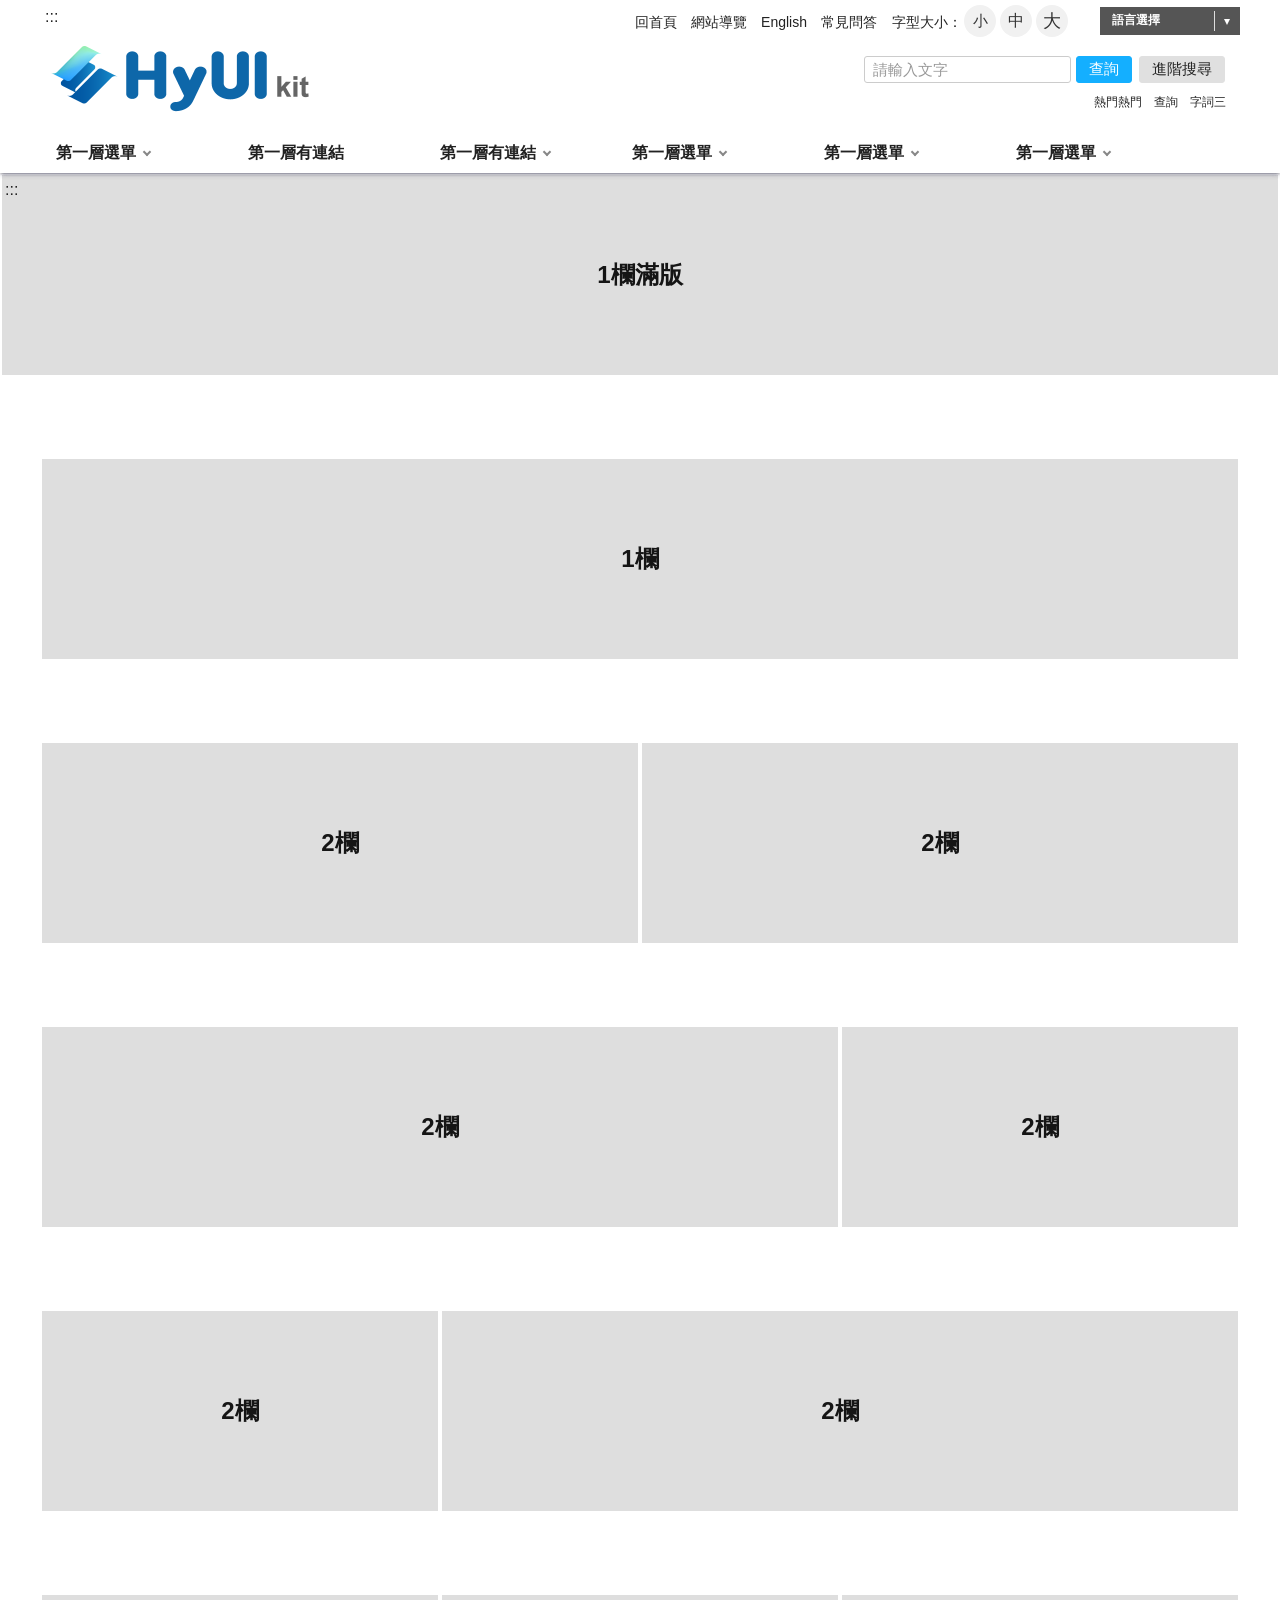
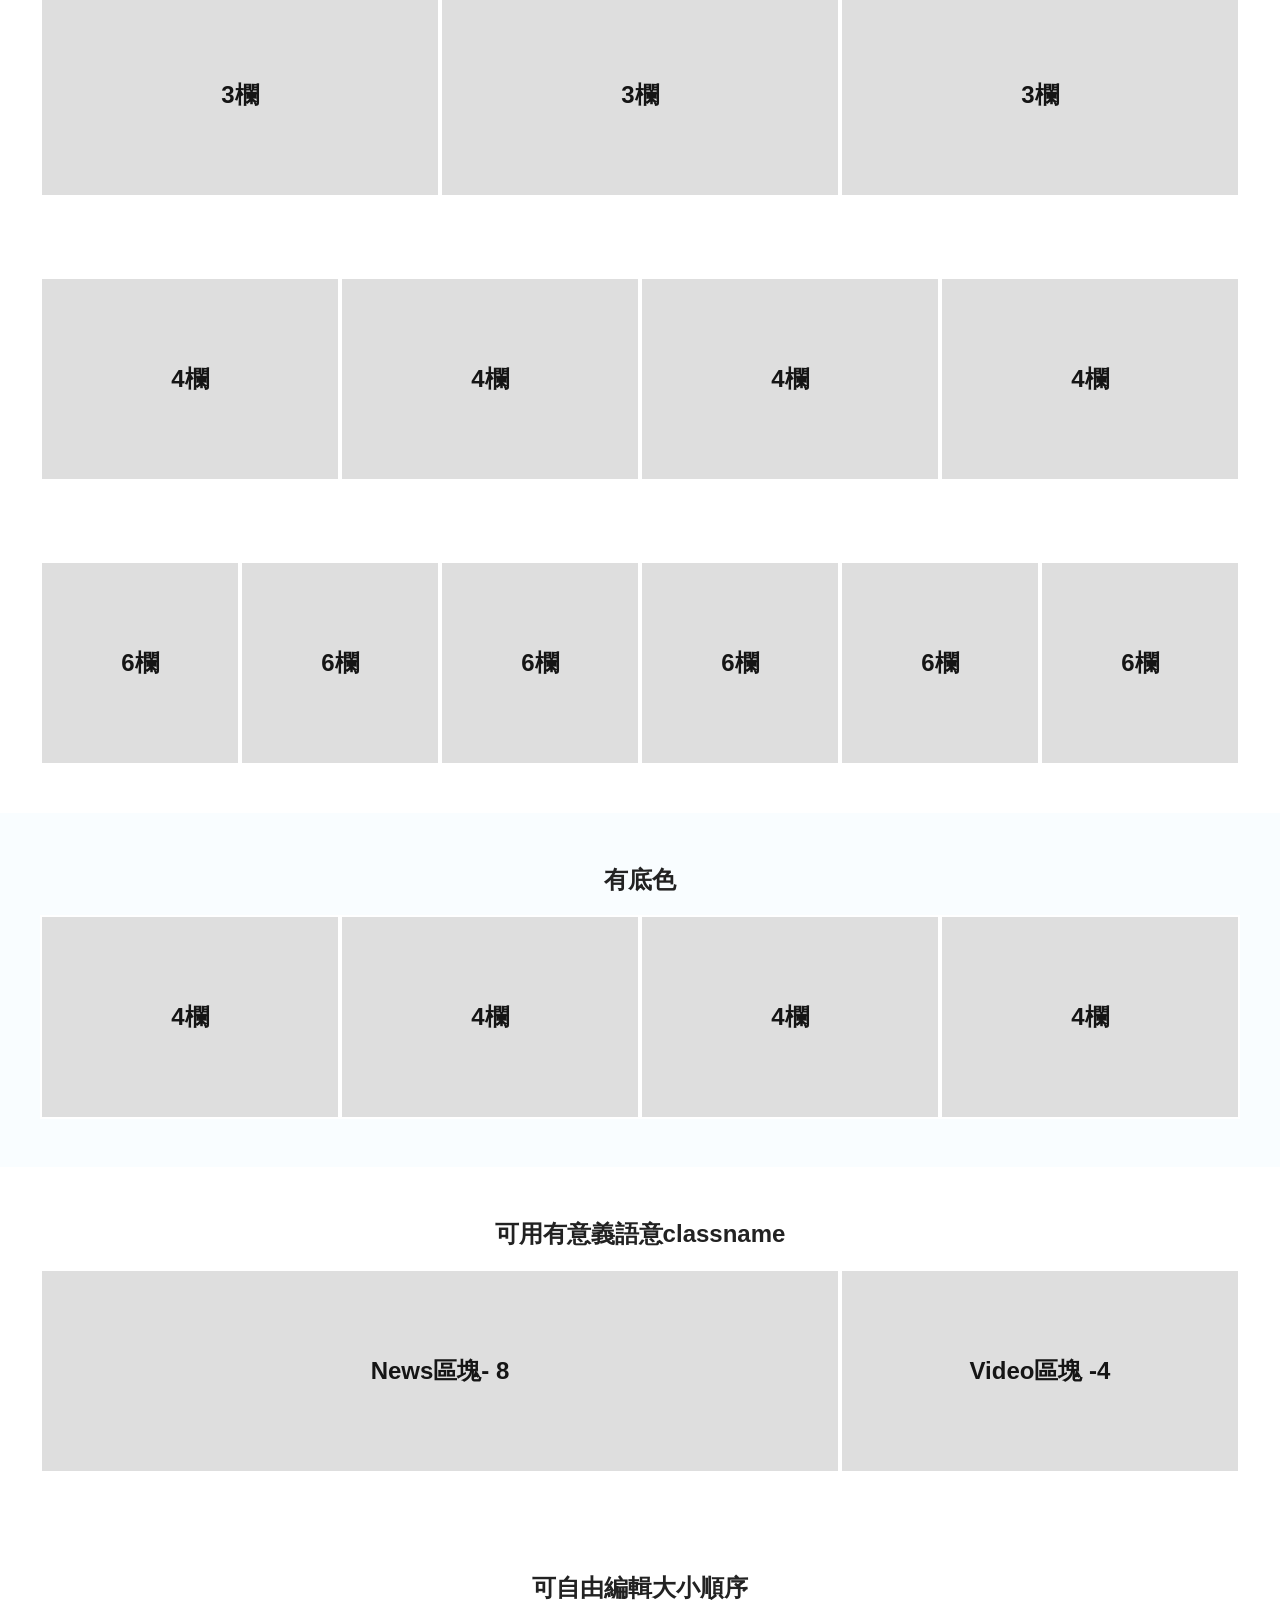
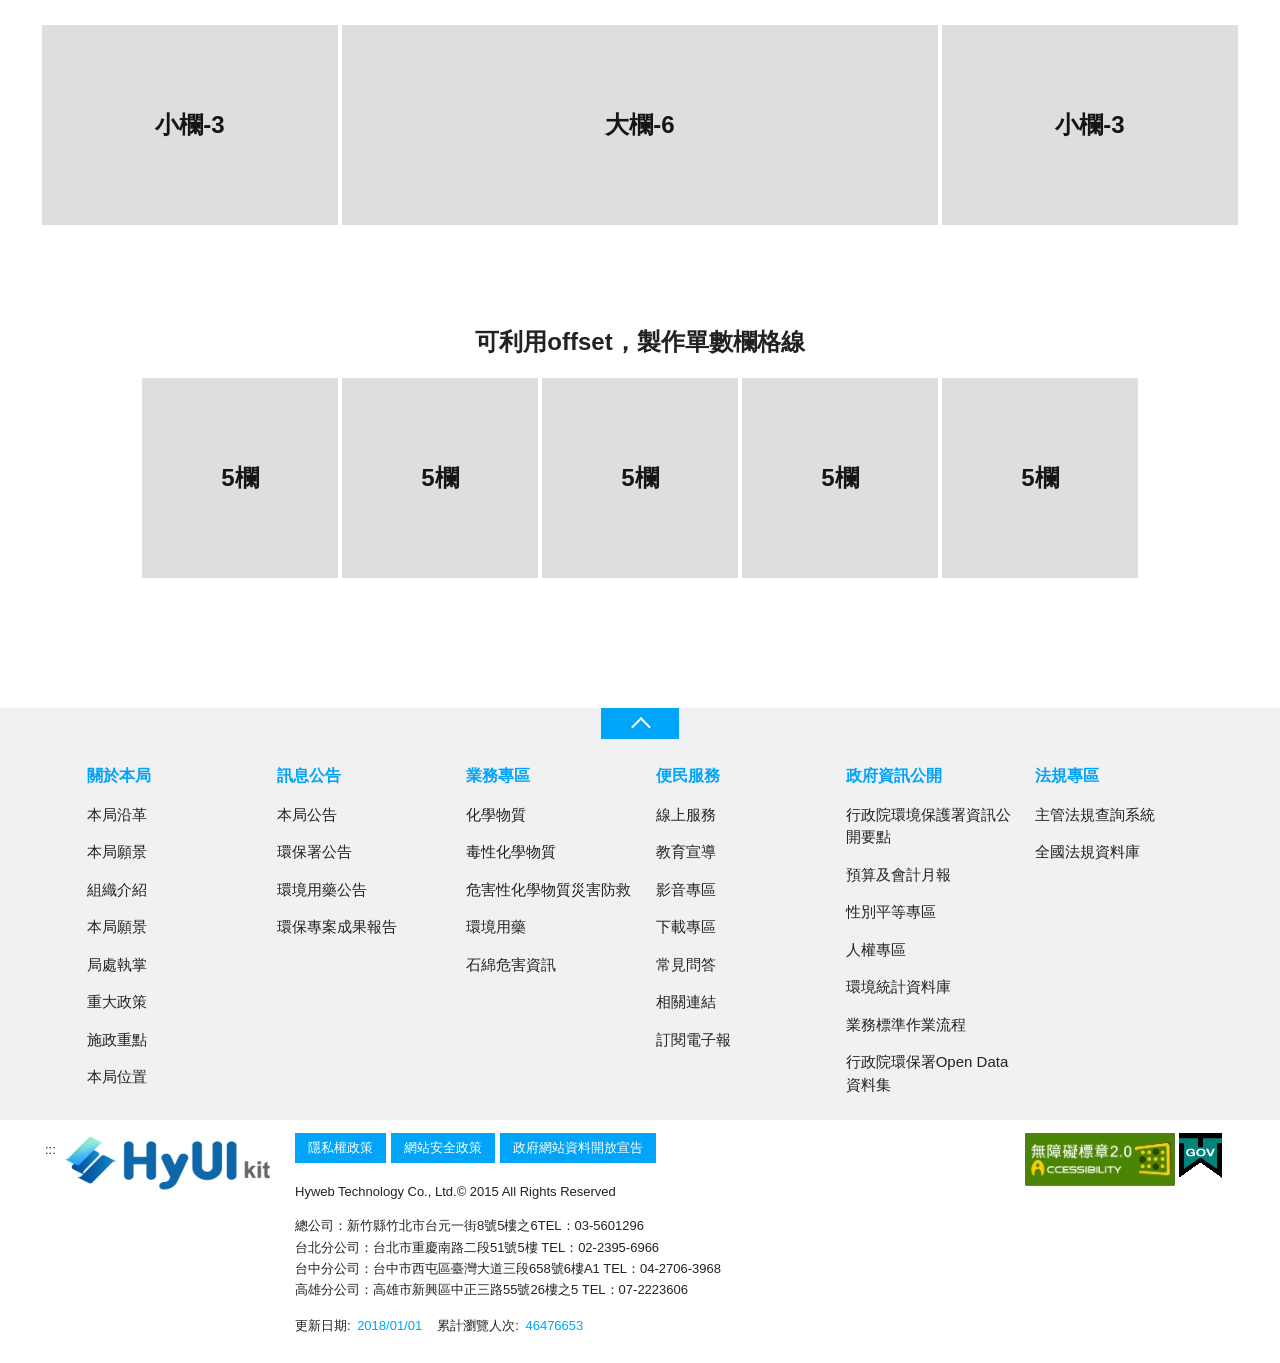
<file: mp.htm>
<!DOCTYPE html>
<html lang="zh-Hant" class="no-js">
  <head>
    <meta charset="utf-8" />
    <meta http-equiv="X-UA-Compatible" content="IE=edge" />
    <meta name="viewport" content="width=device-width, initial-scale=1" />
    <title>HyUI kit</title>
    <!--HTML5 Shim and Respond.js IE8 support of HTML5 elements and media queries [if lt IE 9]>
    <script src="js/html5shiv.js"></script>
    <script src="js/respond.min.js"></script>
    <![endif]-->
    <!-- slick css-->
    <link rel="stylesheet" type="text/css" href="vendor/slick/slick.css" />
    <link
      rel="stylesheet"
      type="text/css"
      href="vendor/slick/slick-theme.css"
    />
    <!-- 燈箱fancybox -->
    <link
      rel="stylesheet"
      type="text/css"
      href="vendor/fancybox/jquery.fancybox.min.css"
    />
    <!-- hyUI css -->
    <link rel="stylesheet" href="css/hyui.css" />
    <!-- favicon -->
    <link href="images/favicon.png" rel="icon" type="image/x-icon" />
  </head>

  <body>
    <!-- 直接跳主內容區 -->
    <a class="goCenter" href="#center" tabindex="1">按Enter到主內容區</a>
    <!-- wrapper Start -->
    <div class="wrapper">
      <!-- header Start -->
      <header class="header">
        <div class="container">
          <a
            class="accesskey"
            href="#aU"
            id="aU"
            accesskey="U"
            title="網站標題"
            tabindex="2"
            >:::</a
          >
          <!-- navigation Start -->
          <nav class="navigation" role="navigation" aria-label="Site">
            <!-- 新增div navlist -->
            <div class="navlist">
              <ul>
                <li><a href="#">回首頁</a></li>
                <li><a href="#">網站導覽</a></li>
                <li><a href="#">English</a></li>
                <li><a href="#">常見問答</a></li>
              </ul>
            </div>
            <!-- font_size -->
            <div class="font_size">
              <span>字型大小：</span>
              <!-- 英文用<span>font-size：</span> -->
              <ul>
                <li><a href="#" class="small">小</a></li>
                <li><a href="#" class="medium">中</a></li>
                <li><a href="#" class="large">大</a></li>
              </ul>
            </div>
            <!-- language -->
            <div class="language">
              <a href="#">語言選擇</a>
              <ul>
                <li><a href="#">繁體中文</a></li>
                <li><a href="#">简体中文</a></li>
                <li><a href="#">ENGLISH</a></li>
              </ul>
            </div>
          </nav>
          <!-- navigation End -->
          <h1>
            <a href="index.htm"><img src="images/logo.png" alt="網站標題" /></a>
          </h1>
          <!-- Search Start -->
          <div class="search" role="search">
            <div class="form_grp">
              <label for="mustSameAsId">搜尋</label>
              <input
                name="username"
                id="mustSameAsId"
                type="text"
                placeholder="請輸入文字"
                accesskey="S"
                title="請輸入文字"
                aria-label="搜尋網站內容"
              />
              <button type="button" class="btn btn-search">查詢</button>
            </div>
            <div class="btn_grp">
              <button type="button" class="btn">進階搜尋</button>
            </div>
            <div class="keywordHot">
              <ul>
                <li><a href="#">熱門熱門</a></li>
                <li><a href="#">查詢</a></li>
                <li><a href="#">字詞三</a></li>
              </ul>
            </div>
          </div>
          <!-- Search End -->
          <!-- noscript -->
          <noscript>
            您的瀏覽器不支援JavaScript語法，JavaScript語法並不影響內容的陳述。您可使用按鍵盤上的Ctrl鍵+
            (+)鍵放大/(-)鍵縮小來改變字型大小；回到上一頁可使用瀏覽器提供的
            Alt+左方向鍵(←)
            快速鍵功能；列印可使用瀏覽器提供的(Ctrl+P)功能。您的瀏覽器，不支援script語法，若您的瀏覽器無法支援請點選此超連結
            <a href="#">網站導覽</a>
          </noscript>
          <!-- menu Start -->
          <nav class="menu" role="navigation" aria-label="About page">
            <ul>
              <li>
                <a href="#">第一層選單</a>
                <ul>
                  <li><a href="#">第二層選單</a></li>
                  <li><a href="#">第二層選單</a></li>
                  <li><a href="#">第二層選單</a></li>
                  <li><a href="#">第二層選單</a></li>
                </ul>
              </li>
              <li><a href="http://www.google.com">第一層有連結</a></li>
              <li>
                <a href="http://www.google.com">第一層有連結</a>
                <ul>
                  <li><a href="http://www.google.com">第二層有連結</a></li>
                  <li><a href="#">第二層選單</a></li>
                  <li><a href="#">第二層選單</a></li>
                  <li><a href="#">第二層選單</a></li>
                  <li><a href="#">第二層選單</a></li>
                  <li><a href="#">第二層選單</a></li>
                  <li><a href="#">第二層選單</a></li>
                  <li><a href="#">第二層選單</a></li>
                </ul>
              </li>
              <li>
                <a href="#">第一層選單</a>
                <ul>
                  <li><a href="#">第二層選單</a></li>
                  <li><a href="#">第二層選單</a></li>
                  <li>
                    <a href="http://www.google.com">第二層有連結</a>
                    <ul>
                      <li>
                        <a href="http://www.google.com">第三層選單有下層</a>
                        <ul>
                          <li><a href="#">第四層選單</a></li>
                          <li><a href="#">第四層選單</a></li>
                        </ul>
                      </li>
                      <li>
                        <a href="http://www.google.com">第三層選單有連結</a>
                      </li>
                      <li><a href="#">第三層選單</a></li>
                    </ul>
                  </li>
                  <li><a href="#">第二層選單</a></li>
                </ul>
              </li>
              <li>
                <a href="#">第一層選單</a>
                <ul>
                  <li><a href="#">第二層選單</a></li>
                  <li><a href="#">第二層選單</a></li>
                  <li><a href="#">第二層選單</a></li>
                  <li><a href="#">第二層選單</a></li>
                </ul>
              </li>
              <li>
                <a href="#">第一層選單</a>
                <ul>
                  <li><a href="#">第二層選單</a></li>
                  <li><a href="#">第二層選單</a></li>
                  <li><a href="#">第二層選單</a></li>
                  <li><a href="#">第二層選單</a></li>
                </ul>
              </li>
            </ul>
          </nav>
          <!-- menu End -->
        </div>
      </header>
      <!-- header End -->
      <!-- main Start -->
      <div id="center" class="main">
        <a class="accesskey" href="#aC" id="aC" accesskey="C" title="主要內容區"
          >:::</a
        >
        <!-- 任何一個section下一層都要包下一層都要包div container作對齊 -->
        <!-- //// class 都可以隨意命名 !!! ///// -->
        <section class="demosection col-12 full">
          <div class="container">
            <div class="col">1欄滿版</div>
          </div>
        </section>
        <section class="demosection col-12">
          <div class="container">
            <div class="col">1欄</div>
          </div>
        </section>
        <!--  兩欄樣式 -->
        <section class="demosection col-6-6">
          <div class="container">
            <div class="col">2欄</div>
            <div class="col">2欄</div>
          </div>
        </section>
        <!--  兩欄樣式 8-4 -->
        <section class="demosection col-8-4">
          <div class="container">
            <div class="col">2欄</div>
            <div class="col">2欄</div>
          </div>
        </section>
        <!--  兩欄樣式 4-8 -->
        <section class="demosection col-4-8">
          <div class="container">
            <div class="col">2欄</div>
            <div class="col">2欄</div>
          </div>
        </section>
        <!--  三欄樣式 -->
        <section class="demosection col-4-4-4">
          <div class="container">
            <div class="col">3欄</div>
            <div class="col">3欄</div>
            <div class="col">3欄</div>
          </div>
        </section>
        <!--  四欄樣式 -->
        <section class="demosection col-3-3-3-3">
          <div class="container">
            <div class="col">4欄</div>
            <div class="col">4欄</div>
            <div class="col">4欄</div>
            <div class="col">4欄</div>
          </div>
        </section>
        <!--  六欄樣式 -->
        <section class="demosection col-2-2-2-2-2-2">
          <div class="container">
            <div class="col">6欄</div>
            <div class="col">6欄</div>
            <div class="col">6欄</div>
            <div class="col">6欄</div>
            <div class="col">6欄</div>
            <div class="col">6欄</div>
          </div>
        </section>
        <!--  四欄樣式 有底色 -->
        <section class="demosection col-3-3-3-3 bg">
          <h2>有底色</h2>
          <div class="container">
            <div class="col">4欄</div>
            <div class="col">4欄</div>
            <div class="col">4欄</div>
            <div class="col">4欄</div>
          </div>
        </section>
        <!-- 可用有意義名稱命名 -->
        <section class="demosection cssname">
          <h2>可用有意義語意classname</h2>
          <div class="container">
            <div class="col news">News區塊- 8</div>
            <div class="col video">Video區塊 -4</div>
          </div>
        </section>
        <!-- 進階設定，class名稱一樣可用nth-child 控制個別寬度 -->
        <section class="demosection col-3-6-3">
          <h2>可自由編輯大小順序</h2>
          <div class="container">
            <div class="col">小欄-3</div>
            <div class="col">大欄-6</div>
            <div class="col">小欄-3</div>
          </div>
        </section>
        <!-- 進階設定，class名稱一樣可用nth-child 控制個別寬度 -->
        <section class="demosection col-5">
          <h2>可利用offset，製作單數欄格線</h2>
          <div class="container">
            <div class="col">5欄</div>
            <div class="col">5欄</div>
            <div class="col">5欄</div>
            <div class="col">5欄</div>
            <div class="col">5欄</div>
          </div>
        </section>
      </div>
      <!-- fatfooter Start -->
      <section class="fatfooter">
        <div class="container">
          <button
            type="button"
            name="展開選單/OPEN"
            aria-label="導覽選單展開/收合"
            class="btn btn-fatfooter"
          >
            收合
          </button>
          <nav>
            <ul>
              <li>
                <a href="#">關於本局</a>
                <ul>
                  <li><a href="#">本局沿革</a></li>
                  <li><a href="#">本局願景</a></li>
                  <li><a href="#">組織介紹</a></li>
                  <li><a href="#">本局願景</a></li>
                  <li><a href="#">局處執掌</a></li>
                  <li><a href="#">重大政策</a></li>
                  <li><a href="#">施政重點</a></li>
                  <li><a href="#">本局位置</a></li>
                </ul>
              </li>
              <li>
                <a href="#">訊息公告</a>
                <ul>
                  <li><a href="#">本局公告</a></li>
                  <li><a href="#">環保署公告</a></li>
                  <li><a href="#">環境用藥公告</a></li>
                  <li><a href="#">環保專案成果報告</a></li>
                </ul>
              </li>
              <li>
                <a href="#">業務專區</a>
                <ul>
                  <li><a href="#">化學物質</a></li>
                  <li><a href="#">毒性化學物質</a></li>
                  <li><a href="#">危害性化學物質災害防救</a></li>
                  <li><a href="#">環境用藥</a></li>
                  <li><a href="#">石綿危害資訊</a></li>
                </ul>
              </li>
              <li>
                <a href="#">便民服務</a>
                <ul>
                  <li><a href="#">線上服務</a></li>
                  <li><a href="#">教育宣導</a></li>
                  <li><a href="#">影音專區</a></li>
                  <li><a href="#">下載專區</a></li>
                  <li><a href="#">常見問答</a></li>
                  <li><a href="#">相關連結</a></li>
                  <li><a href="#">訂閱電子報</a></li>
                </ul>
              </li>
              <li>
                <a href="#">政府資訊公開</a>
                <ul>
                  <li><a href="#">行政院環境保護署資訊公開要點</a></li>
                  <li><a href="#">預算及會計月報</a></li>
                  <li><a href="#">性別平等專區</a></li>
                  <li><a href="#">人權專區</a></li>
                  <li><a href="#">環境統計資料庫</a></li>
                  <li><a href="#">業務標準作業流程</a></li>
                  <li><a href="#">行政院環保署Open Data資料集</a></li>
                </ul>
              </li>
              <li>
                <a href="#">法規專區</a>
                <ul>
                  <li><a href="#">主管法規查詢系統</a></li>
                  <li><a href="#">全國法規資料庫</a></li>
                </ul>
              </li>
            </ul>
          </nav>
        </div>
      </section>
      <!-- fatfooter End -->
      <!-- footer Start-->
      <footer>
        <div class="container">
          <a class="accesskey" href="#aZ" id="aZ" accesskey="Z" title="頁尾區"
            >:::</a
          >
          <div class="footer_logo">
            <img src="images/logo.png" alt="" class="img-responsive" />
          </div>
          <div class="footer_info">
            <ul class="footer_link">
              <li><a href="javascript:;">隱私權政策</a></li>
              <li><a href="javascript:;">網站安全政策</a></li>
              <li><a href="javascript:;">政府網站資料開放宣告</a></li>
            </ul>
            <p class="Copyright">
              Hyweb Technology Co., Ltd.© 2015 All Rights Reserved
            </p>
            <p>
              總公司：新竹縣竹北市台元一街8號5樓之6TEL：03-5601296 <br />
              台北分公司：台北市重慶南路二段51號5樓 TEL：02-2395-6966 <br />
              台中分公司：台中市西屯區臺灣大道三段658號6樓A1 TEL：04-2706-3968
              <br />
              高雄分公司：高雄市新興區中正三路55號26樓之5 TEL：07-2223606
            </p>
            <span class="update">更新日期:<em>2018/01/01</em></span>
            <span class="counter">累計瀏覽人次:<em>46476653</em></span>
          </div>
          <div class="footer_icon">
            <a target="_blank" href="javascript:;" title="另開視窗">
              <img src="images/basic/accessibility.jpg" alt="" />
            </a>
            <a target="_blank" href="javascript:;" title="另開視窗">
              <img src="images/basic/egov.png" alt="" />
            </a>
          </div>
        </div>
      </footer>
      <!-- footer End -->
    </div>
    <a href="javascript:;" class="scrollToTop">回頁首</a>
    <!-- JQ -->
    <script src="js/jquery-3.6.0.min.js"></script>
    <!-- 外掛 plugin js -->
    <script src="vendor/jquery.easing.min.js"></script>
    <!-- ease -->
    <script src="vendor/slick/slick.min.js "></script>
    <!-- slick -->
    <script src="vendor/slick/slick-lightbox.js "></script>
    <!-- slick lightbox -->
    <script src="vendor/lazyload/lazyload.js"></script>
    <!-- lazyload -->
    <script src="vendor/picturefill/picturefill.min.js" async></script>
    <!-- picturefill -->
    <script src="vendor/scrolltable/jquery.scroltable.min.js"></script>
    <!-- scrolltable -->
    <!-- sticky-sidebar -->
    <script src="vendor/sticky-sidebar/sticky-sidebar.js"></script>
    <script src="vendor/sticky-sidebar/ResizeSensor.js"></script>
    <!-- fancy -->
    <script src="vendor/fancybox/jquery.fancybox.min.js"></script>
    <!-- hyUI -->
    <script src="js/hyui_Class.js"></script>
    <!-- 客製js -->
    <script src="js/customize.js"></script>
  </body>
</html>
</file>
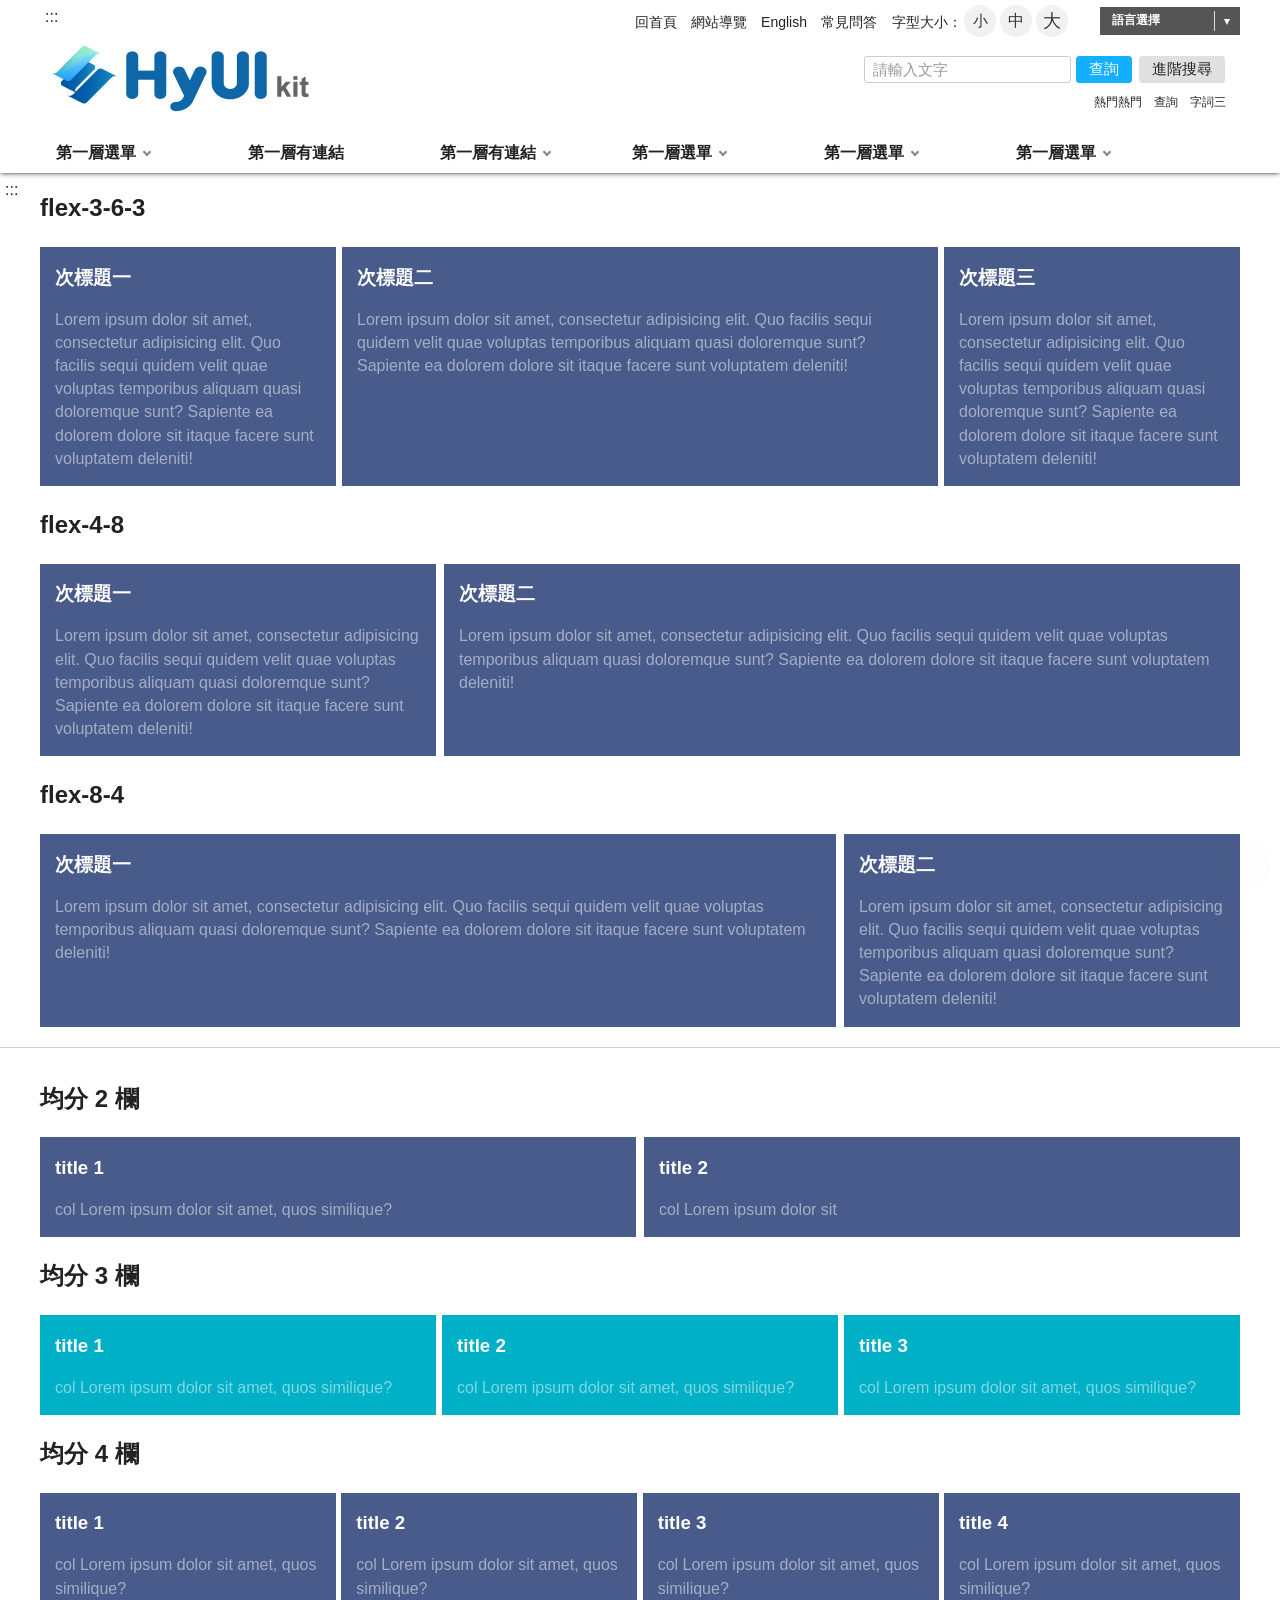
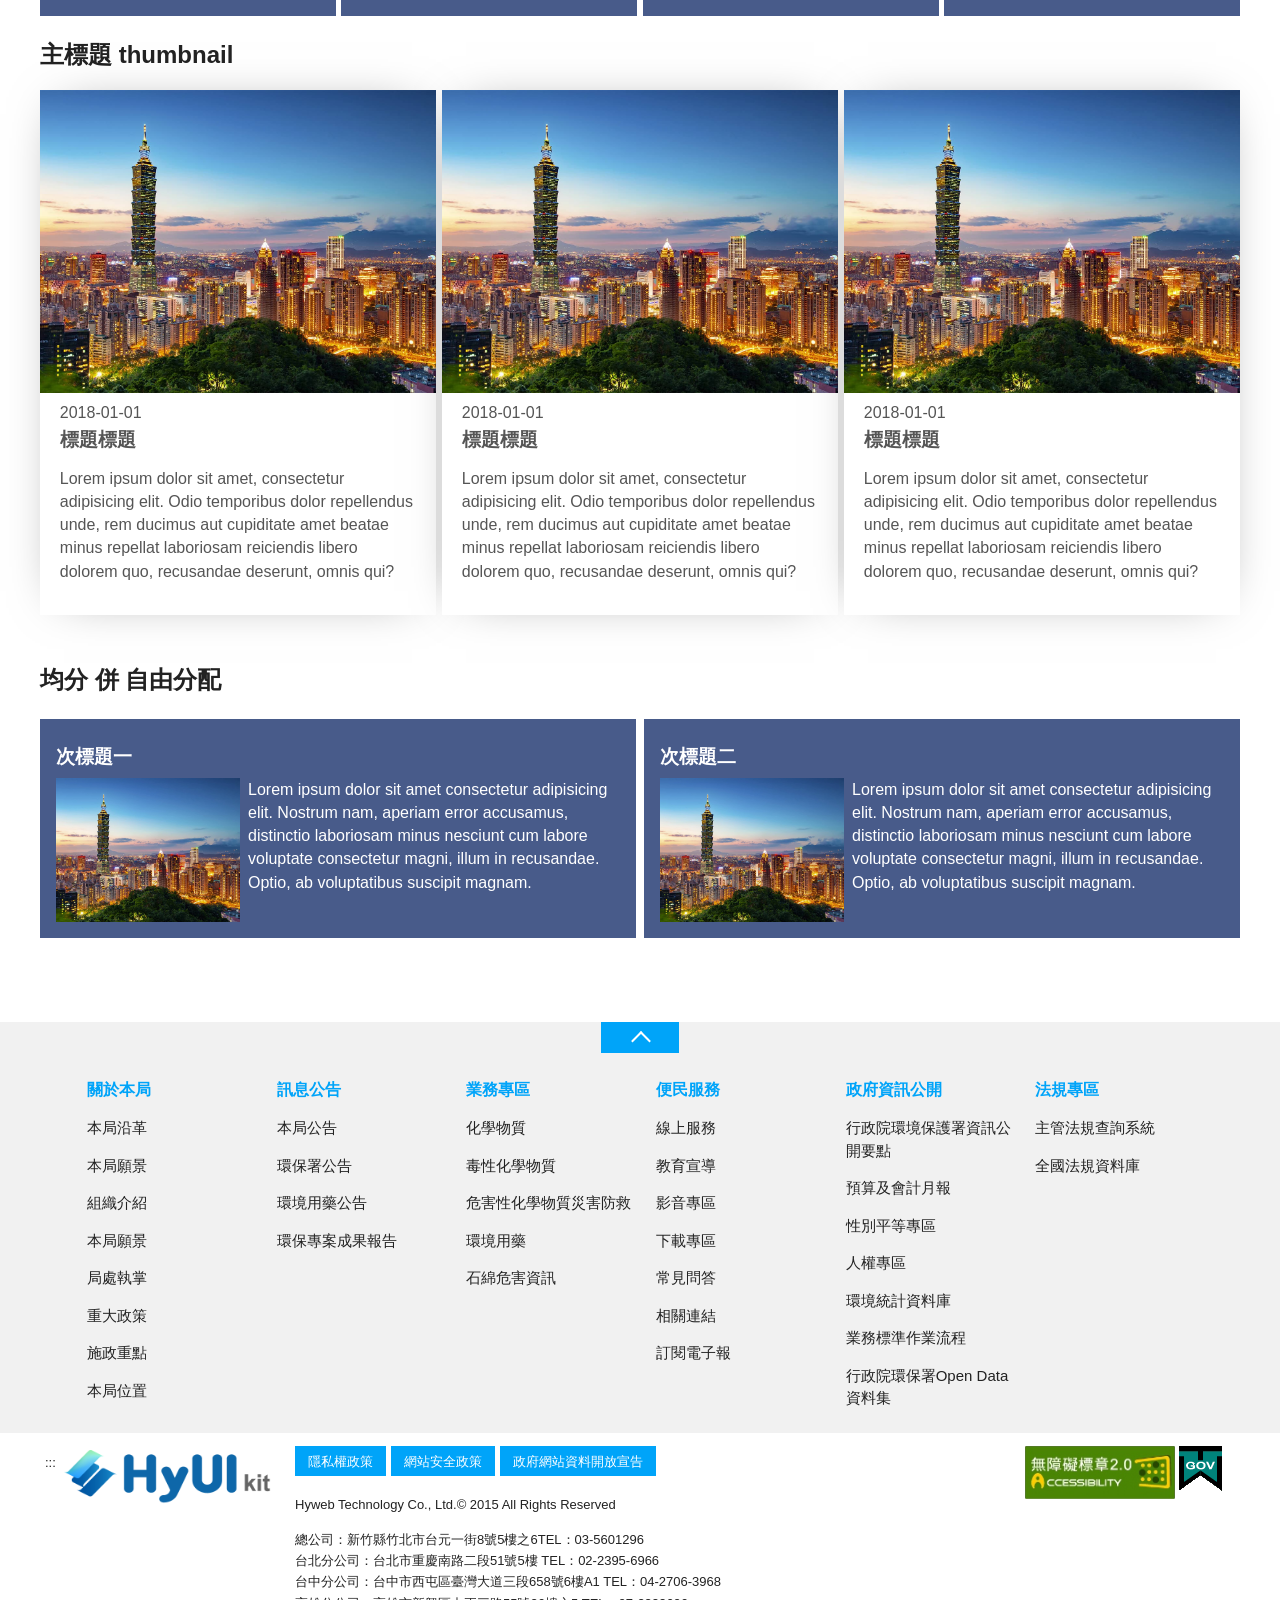
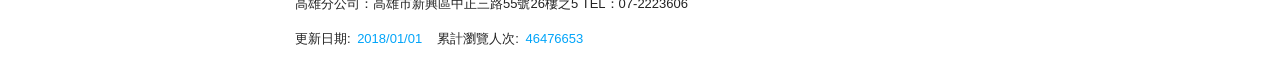
<file: mp_flex.htm>
<!DOCTYPE html>
<html lang="zh-Hant" class="no-js">
  <head>
    <meta charset="utf-8" />
    <meta http-equiv="X-UA-Compatible" content="IE=edge" />
    <meta name="viewport" content="width=device-width, initial-scale=1" />
    <title>HyUI kit</title>
    <!--HTML5 Shim and Respond.js IE8 support of HTML5 elements and media queries [if lt IE 9]>
    <script src="js/html5shiv.js"></script>
    <script src="js/respond.min.js"></script>
    <![endif]-->
    <!-- slick css-->
    <link rel="stylesheet" type="text/css" href="vendor/slick/slick.css" />
    <link
      rel="stylesheet"
      type="text/css"
      href="vendor/slick/slick-theme.css"
    />
    <!-- 燈箱fancybox -->
    <link
      rel="stylesheet"
      type="text/css"
      href="vendor/fancybox/jquery.fancybox.min.css"
    />
    <!-- hyUI css -->
    <link rel="stylesheet" href="css/hyui.css" />
    <!-- favicon -->
    <link href="images/favicon.png" rel="icon" type="image/x-icon" />
  </head>

  <body>
    <!-- 直接跳主內容區 -->
    <a class="goCenter" href="#center" tabindex="1">按Enter到主內容區</a>
    <!-- wrapper Start -->
    <div class="wrapper">
      <!-- header Start -->
      <header class="header">
        <div class="container">
          <a
            class="accesskey"
            href="#aU"
            id="aU"
            accesskey="U"
            title="網站標題"
            tabindex="2"
            >:::</a
          >
          <!-- navigation Start -->
          <nav class="navigation" role="navigation" aria-label="Site">
            <!-- 新增div navlist -->
            <div class="navlist">
              <ul>
                <li><a href="#">回首頁</a></li>
                <li><a href="#">網站導覽</a></li>
                <li><a href="#">English</a></li>
                <li><a href="#">常見問答</a></li>
              </ul>
            </div>
            <!-- font_size -->
            <div class="font_size">
              <span>字型大小：</span>
              <!-- 英文用<span>font-size：</span> -->
              <ul>
                <li><a href="#" class="small">小</a></li>
                <li><a href="#" class="medium">中</a></li>
                <li><a href="#" class="large">大</a></li>
              </ul>
            </div>
            <!-- language -->
            <div class="language">
              <a href="#">語言選擇</a>
              <ul>
                <li><a href="#">繁體中文</a></li>
                <li><a href="#">简体中文</a></li>
                <li><a href="#">ENGLISH</a></li>
              </ul>
            </div>
          </nav>
          <!-- navigation End -->
          <h1>
            <a href="index.htm"><img src="images/logo.png" alt="網站標題" /></a>
          </h1>
          <!-- Search Start -->
          <div class="search" role="search">
            <div class="form_grp">
              <label for="mustSameAsId">搜尋</label>
              <input
                name="username"
                id="mustSameAsId"
                type="text"
                placeholder="請輸入文字"
                accesskey="S"
                title="請輸入文字"
                aria-label="搜尋網站內容"
              />
              <button type="button" class="btn btn-search">查詢</button>
            </div>
            <div class="btn_grp">
              <button type="button" class="btn">進階搜尋</button>
            </div>
            <div class="keywordHot">
              <ul>
                <li><a href="#">熱門熱門</a></li>
                <li><a href="#">查詢</a></li>
                <li><a href="#">字詞三</a></li>
              </ul>
            </div>
          </div>
          <!-- Search End -->
          <!-- noscript -->
          <noscript>
            您的瀏覽器不支援JavaScript語法，JavaScript語法並不影響內容的陳述。您可使用按鍵盤上的Ctrl鍵+
            (+)鍵放大/(-)鍵縮小來改變字型大小；回到上一頁可使用瀏覽器提供的
            Alt+左方向鍵(←)
            快速鍵功能；列印可使用瀏覽器提供的(Ctrl+P)功能。您的瀏覽器，不支援script語法，若您的瀏覽器無法支援請點選此超連結
            <a href="#">網站導覽</a>
          </noscript>
          <!-- menu Start -->
          <nav class="menu" role="navigation" aria-label="About page">
            <ul>
              <li>
                <a href="#">第一層選單</a>
                <ul>
                  <li><a href="#">第二層選單</a></li>
                  <li><a href="#">第二層選單</a></li>
                  <li><a href="#">第二層選單</a></li>
                  <li><a href="#">第二層選單</a></li>
                </ul>
              </li>
              <li><a href="http://www.google.com">第一層有連結</a></li>
              <li>
                <a href="http://www.google.com">第一層有連結</a>
                <ul>
                  <li><a href="http://www.google.com">第二層有連結</a></li>
                  <li><a href="#">第二層選單</a></li>
                  <li><a href="#">第二層選單</a></li>
                  <li><a href="#">第二層選單</a></li>
                  <li><a href="#">第二層選單</a></li>
                  <li><a href="#">第二層選單</a></li>
                  <li><a href="#">第二層選單</a></li>
                  <li><a href="#">第二層選單</a></li>
                </ul>
              </li>
              <li>
                <a href="#">第一層選單</a>
                <ul>
                  <li><a href="#">第二層選單</a></li>
                  <li><a href="#">第二層選單</a></li>
                  <li>
                    <a href="http://www.google.com">第二層有連結</a>
                    <ul>
                      <li>
                        <a href="http://www.google.com">第三層選單有下層</a>
                        <ul>
                          <li><a href="#">第四層選單</a></li>
                          <li><a href="#">第四層選單</a></li>
                        </ul>
                      </li>
                      <li>
                        <a href="http://www.google.com">第三層選單有連結</a>
                      </li>
                      <li><a href="#">第三層選單</a></li>
                    </ul>
                  </li>
                  <li><a href="#">第二層選單</a></li>
                </ul>
              </li>
              <li>
                <a href="#">第一層選單</a>
                <ul>
                  <li><a href="#">第二層選單</a></li>
                  <li><a href="#">第二層選單</a></li>
                  <li><a href="#">第二層選單</a></li>
                  <li><a href="#">第二層選單</a></li>
                </ul>
              </li>
              <li>
                <a href="#">第一層選單</a>
                <ul>
                  <li><a href="#">第二層選單</a></li>
                  <li><a href="#">第二層選單</a></li>
                  <li><a href="#">第二層選單</a></li>
                  <li><a href="#">第二層選單</a></li>
                </ul>
              </li>
            </ul>
          </nav>
          <!-- menu End -->
        </div>
      </header>
      <!-- header End -->
      <!-- main Start -->
      <div id="center" class="main">
        <a class="accesskey" href="#aC" id="aC" accesskey="C" title="主要內容區"
          >:::</a
        >
        <!-- 任何一個section下一層都要包下一層都要包div container作對齊 -->
        <!-- //// class 都可以隨意命名 !!! ///// -->
        <!-- flex start -->
        <!-- type 1：自由分配 -->
        <!-- 多欄 = 12 -->
        <section class="flex-3-6-3">
          <div class="container">
            <h2>flex-3-6-3</h2>
            <div class="Flex-set">
              <div class="col">
                <h3>次標題一</h3>
                <p>
                  Lorem ipsum dolor sit amet, consectetur adipisicing elit. Quo
                  facilis sequi quidem velit quae voluptas temporibus aliquam
                  quasi doloremque sunt? Sapiente ea dolorem dolore sit itaque
                  facere sunt voluptatem deleniti!
                </p>
              </div>
              <div class="col">
                <h3>次標題二</h3>
                <p>
                  Lorem ipsum dolor sit amet, consectetur adipisicing elit. Quo
                  facilis sequi quidem velit quae voluptas temporibus aliquam
                  quasi doloremque sunt? Sapiente ea dolorem dolore sit itaque
                  facere sunt voluptatem deleniti!
                </p>
              </div>
              <div class="col">
                <h3>次標題三</h3>
                <p>
                  Lorem ipsum dolor sit amet, consectetur adipisicing elit. Quo
                  facilis sequi quidem velit quae voluptas temporibus aliquam
                  quasi doloremque sunt? Sapiente ea dolorem dolore sit itaque
                  facere sunt voluptatem deleniti!
                </p>
              </div>
            </div>
          </div>
        </section>
        <section class="flex-4-8">
          <div class="container">
            <h2>flex-4-8</h2>
            <div class="Flex-set">
              <div class="col">
                <h3>次標題一</h3>
                <p>
                  Lorem ipsum dolor sit amet, consectetur adipisicing elit. Quo
                  facilis sequi quidem velit quae voluptas temporibus aliquam
                  quasi doloremque sunt? Sapiente ea dolorem dolore sit itaque
                  facere sunt voluptatem deleniti!
                </p>
              </div>
              <div class="col">
                <h3>次標題二</h3>
                <p>
                  Lorem ipsum dolor sit amet, consectetur adipisicing elit. Quo
                  facilis sequi quidem velit quae voluptas temporibus aliquam
                  quasi doloremque sunt? Sapiente ea dolorem dolore sit itaque
                  facere sunt voluptatem deleniti!
                </p>
              </div>
            </div>
          </div>
        </section>
        <section class="flex-8-4">
          <div class="container">
            <h2>flex-8-4</h2>
            <div class="Flex-set">
              <div class="col">
                <h3>次標題一</h3>
                <p>
                  Lorem ipsum dolor sit amet, consectetur adipisicing elit. Quo
                  facilis sequi quidem velit quae voluptas temporibus aliquam
                  quasi doloremque sunt? Sapiente ea dolorem dolore sit itaque
                  facere sunt voluptatem deleniti!
                </p>
              </div>
              <div class="col">
                <h3>次標題二</h3>
                <p>
                  Lorem ipsum dolor sit amet, consectetur adipisicing elit. Quo
                  facilis sequi quidem velit quae voluptas temporibus aliquam
                  quasi doloremque sunt? Sapiente ea dolorem dolore sit itaque
                  facere sunt voluptatem deleniti!
                </p>
              </div>
            </div>
          </div>
        </section>
        <hr />
        <!-- type 2：均分 -->
        <!-- 2、 -->
        <section class="flex-equal-2">
          <div class="container">
            <h2>均分 2 欄</h2>
            <div class="Flex-set">
              <div class="col">
                <h3>title 1</h3>
                <p>col Lorem ipsum dolor sit amet, quos similique?</p>
              </div>
              <div class="col">
                <h3>title 2</h3>
                <p>col Lorem ipsum dolor sit</p>
              </div>
            </div>
          </div>
        </section>
        <!-- 3、 -->
        <section class="flex-equal-3">
          <div class="container">
            <h2>均分 3 欄</h2>
            <div class="Flex-set">
              <div class="col">
                <h3>title 1</h3>
                <p>col Lorem ipsum dolor sit amet, quos similique?</p>
              </div>
              <div class="col">
                <h3>title 2</h3>
                <p>col Lorem ipsum dolor sit amet, quos similique?</p>
              </div>
              <div class="col">
                <h3>title 3</h3>
                <p>col Lorem ipsum dolor sit amet, quos similique?</p>
              </div>
            </div>
          </div>
        </section>
        <!-- 4、 -->
        <section class="flex-equal-4">
          <div class="container">
            <h2>均分 4 欄</h2>
            <div class="Flex-set">
              <div class="col">
                <h3>title 1</h3>
                <p>col Lorem ipsum dolor sit amet, quos similique?</p>
              </div>
              <div class="col">
                <h3>title 2</h3>
                <p>col Lorem ipsum dolor sit amet, quos similique?</p>
              </div>
              <div class="col">
                <h3>title 3</h3>
                <p>col Lorem ipsum dolor sit amet, quos similique?</p>
              </div>
              <div class="col">
                <h3>title 4</h3>
                <p>col Lorem ipsum dolor sit amet, quos similique?</p>
              </div>
            </div>
          </div>
        </section>
        <!-- 3 thumbnail、 -->
        <section class="flex-equal-3">
          <div class="container">
            <h2>主標題 thumbnail</h2>
            <div class="Flex-set">
              <div class="thumbnail">
                <a href="#">
                  <div class="img-container">
                    <picture>
                      <source
                        media="(min-width: 1200px)"
                        data-srcset="images/demo/01.jpg"
                      />
                      <source
                        media="(min-width: 992px)"
                        data-srcset="images/demo/01.jpg"
                      />
                      <source
                        media="(min-width: 576px)"
                        data-srcset="images/demo/01.jpg"
                      />
                      <source
                        media="(max-width: 575px)"
                        data-srcset="images/demo/01.jpg"
                      />
                      <img data-src="images/demo/01.jpg" class="lazy" />
                      <noscript><img src="images/demo/01.jpg" /></noscript>
                    </picture>
                  </div>
                  <div class="caption">
                    <time>2018-01-01</time>
                    <h3>標題標題</h3>
                    <p>
                      Lorem ipsum dolor sit amet, consectetur adipisicing elit.
                      Odio temporibus dolor repellendus unde, rem ducimus aut
                      cupiditate amet beatae minus repellat laboriosam
                      reiciendis libero dolorem quo, recusandae deserunt, omnis
                      qui?
                    </p>
                  </div>
                </a>
              </div>
              <div class="thumbnail">
                <a href="#">
                  <div class="img-container">
                    <picture>
                      <source
                        media="(min-width: 1200px)"
                        data-srcset="images/demo/01.jpg"
                      />
                      <source
                        media="(min-width: 992px)"
                        data-srcset="images/demo/01.jpg"
                      />
                      <source
                        media="(min-width: 576px)"
                        data-srcset="images/demo/01.jpg"
                      />
                      <source
                        media="(max-width: 575px)"
                        data-srcset="images/demo/01.jpg"
                      />
                      <img data-src="images/demo/01.jpg" class="lazy" />
                      <noscript><img src="images/demo/01.jpg" /></noscript>
                    </picture>
                  </div>
                  <div class="caption">
                    <time>2018-01-01</time>
                    <h3>標題標題</h3>
                    <p>
                      Lorem ipsum dolor sit amet, consectetur adipisicing elit.
                      Odio temporibus dolor repellendus unde, rem ducimus aut
                      cupiditate amet beatae minus repellat laboriosam
                      reiciendis libero dolorem quo, recusandae deserunt, omnis
                      qui?
                    </p>
                  </div>
                </a>
              </div>
              <div class="thumbnail">
                <a href="#">
                  <div class="img-container">
                    <picture>
                      <source
                        media="(min-width: 1200px)"
                        data-srcset="images/demo/01.jpg"
                      />
                      <source
                        media="(min-width: 992px)"
                        data-srcset="images/demo/01.jpg"
                      />
                      <source
                        media="(min-width: 576px)"
                        data-srcset="images/demo/01.jpg"
                      />
                      <source
                        media="(max-width: 575px)"
                        data-srcset="images/demo/01.jpg"
                      />
                      <img data-src="images/demo/01.jpg" class="lazy" />
                      <noscript><img src="images/demo/01.jpg" /></noscript>
                    </picture>
                  </div>
                  <div class="caption">
                    <time>2018-01-01</time>
                    <h3>標題標題</h3>
                    <p>
                      Lorem ipsum dolor sit amet, consectetur adipisicing elit.
                      Odio temporibus dolor repellendus unde, rem ducimus aut
                      cupiditate amet beatae minus repellat laboriosam
                      reiciendis libero dolorem quo, recusandae deserunt, omnis
                      qui?
                    </p>
                  </div>
                </a>
              </div>
            </div>
          </div>
        </section>
        <!-- mix -->
        <section class="mix-equal-2">
          <div class="container">
            <h2>均分 併 自由分配</h2>
            <div class="Flex-set">
              <div class="col">
                <h3>次標題一</h3>
                <section class="inner-4-8">
                  <div class="img-container">
                    <picture>
                      <source
                        media="(min-width: 1200px)"
                        data-srcset="images/demo/01.jpg"
                      />
                      <source
                        media="(min-width: 992px)"
                        data-srcset="images/demo/01.jpg"
                      />
                      <source
                        media="(min-width: 576px)"
                        data-srcset="images/demo/01.jpg"
                      />
                      <source
                        media="(max-width: 575px)"
                        data-srcset="images/demo/01.jpg"
                      />
                      <img data-src="images/demo/01.jpg" class="cover lazy" />
                      <noscript><img src="images/demo/01.jpg" /></noscript>
                    </picture>
                  </div>
                  <div class="text">
                    Lorem ipsum dolor sit amet consectetur adipisicing elit.
                    Nostrum nam, aperiam error accusamus, distinctio laboriosam
                    minus nesciunt cum labore voluptate consectetur magni, illum
                    in recusandae. Optio, ab voluptatibus suscipit magnam.
                  </div>
                </section>
              </div>
              <div class="col">
                <h3>次標題二</h3>
                <section class="inner-4-8">
                  <div class="img-container">
                    <picture>
                      <source
                        media="(min-width: 1200px)"
                        data-srcset="images/demo/01.jpg"
                      />
                      <source
                        media="(min-width: 992px)"
                        data-srcset="images/demo/01.jpg"
                      />
                      <source
                        media="(min-width: 576px)"
                        data-srcset="images/demo/01.jpg"
                      />
                      <source
                        media="(max-width: 575px)"
                        data-srcset="images/demo/01.jpg"
                      />
                      <img data-src="images/demo/01.jpg" class="cover lazy" />
                      <noscript><img src="images/demo/01.jpg" /></noscript>
                    </picture>
                  </div>
                  <div class="text">
                    Lorem ipsum dolor sit amet consectetur adipisicing elit.
                    Nostrum nam, aperiam error accusamus, distinctio laboriosam
                    minus nesciunt cum labore voluptate consectetur magni, illum
                    in recusandae. Optio, ab voluptatibus suscipit magnam.
                  </div>
                </section>
              </div>
            </div>
          </div>
        </section>
        <!-- flex end -->
      </div>
      <!-- fatfooter Start -->
      <section class="fatfooter">
        <div class="container">
          <button
            type="button"
            name="展開選單/OPEN"
            aria-label="導覽選單展開/收合"
            class="btn btn-fatfooter"
          >
            收合
          </button>
          <nav>
            <ul>
              <li>
                <a href="#">關於本局</a>
                <ul>
                  <li><a href="#">本局沿革</a></li>
                  <li><a href="#">本局願景</a></li>
                  <li><a href="#">組織介紹</a></li>
                  <li><a href="#">本局願景</a></li>
                  <li><a href="#">局處執掌</a></li>
                  <li><a href="#">重大政策</a></li>
                  <li><a href="#">施政重點</a></li>
                  <li><a href="#">本局位置</a></li>
                </ul>
              </li>
              <li>
                <a href="#">訊息公告</a>
                <ul>
                  <li><a href="#">本局公告</a></li>
                  <li><a href="#">環保署公告</a></li>
                  <li><a href="#">環境用藥公告</a></li>
                  <li><a href="#">環保專案成果報告</a></li>
                </ul>
              </li>
              <li>
                <a href="#">業務專區</a>
                <ul>
                  <li><a href="#">化學物質</a></li>
                  <li><a href="#">毒性化學物質</a></li>
                  <li><a href="#">危害性化學物質災害防救</a></li>
                  <li><a href="#">環境用藥</a></li>
                  <li><a href="#">石綿危害資訊</a></li>
                </ul>
              </li>
              <li>
                <a href="#">便民服務</a>
                <ul>
                  <li><a href="#">線上服務</a></li>
                  <li><a href="#">教育宣導</a></li>
                  <li><a href="#">影音專區</a></li>
                  <li><a href="#">下載專區</a></li>
                  <li><a href="#">常見問答</a></li>
                  <li><a href="#">相關連結</a></li>
                  <li><a href="#">訂閱電子報</a></li>
                </ul>
              </li>
              <li>
                <a href="#">政府資訊公開</a>
                <ul>
                  <li><a href="#">行政院環境保護署資訊公開要點</a></li>
                  <li><a href="#">預算及會計月報</a></li>
                  <li><a href="#">性別平等專區</a></li>
                  <li><a href="#">人權專區</a></li>
                  <li><a href="#">環境統計資料庫</a></li>
                  <li><a href="#">業務標準作業流程</a></li>
                  <li><a href="#">行政院環保署Open Data資料集</a></li>
                </ul>
              </li>
              <li>
                <a href="#">法規專區</a>
                <ul>
                  <li><a href="#">主管法規查詢系統</a></li>
                  <li><a href="#">全國法規資料庫</a></li>
                </ul>
              </li>
            </ul>
          </nav>
        </div>
      </section>
      <!-- fatfooter End -->
      <!-- footer Start-->
      <footer>
        <div class="container">
          <a class="accesskey" href="#aZ" id="aZ" accesskey="Z" title="頁尾區"
            >:::</a
          >
          <div class="footer_logo">
            <img src="images/logo.png" alt="" class="img-responsive" />
          </div>
          <div class="footer_info">
            <ul class="footer_link">
              <li><a href="javascript:;">隱私權政策</a></li>
              <li><a href="javascript:;">網站安全政策</a></li>
              <li><a href="javascript:;">政府網站資料開放宣告</a></li>
            </ul>
            <p class="Copyright">
              Hyweb Technology Co., Ltd.© 2015 All Rights Reserved
            </p>
            <p>
              總公司：新竹縣竹北市台元一街8號5樓之6TEL：03-5601296 <br />
              台北分公司：台北市重慶南路二段51號5樓 TEL：02-2395-6966 <br />
              台中分公司：台中市西屯區臺灣大道三段658號6樓A1 TEL：04-2706-3968
              <br />
              高雄分公司：高雄市新興區中正三路55號26樓之5 TEL：07-2223606
            </p>
            <span class="update">更新日期:<em>2018/01/01</em></span>
            <span class="counter">累計瀏覽人次:<em>46476653</em></span>
          </div>
          <div class="footer_icon">
            <a target="_blank" href="javascript:;" title="另開視窗">
              <img src="images/basic/accessibility.jpg" alt="" />
            </a>
            <a target="_blank" href="javascript:;" title="另開視窗">
              <img src="images/basic/egov.png" alt="" />
            </a>
          </div>
        </div>
      </footer>
      <!-- footer End -->
    </div>
    <a href="javascript:;" class="scrollToTop">回頁首</a>
    <!-- JQ -->
    <script src="js/jquery-3.6.0.min.js"></script>
    <!-- 外掛 plugin js -->
    <script src="vendor/jquery.easing.min.js"></script>
    <!-- ease -->
    <script src="vendor/slick/slick.min.js "></script>
    <!-- slick -->
    <script src="vendor/slick/slick-lightbox.js "></script>
    <!-- slick lightbox -->
    <script src="vendor/lazyload/lazyload.js"></script>
    <!-- lazyload -->
    <script src="vendor/picturefill/picturefill.min.js" async></script>
    <!-- picturefill -->
    <script src="vendor/scrolltable/jquery.scroltable.min.js"></script>
    <!-- scrolltable -->
    <!-- sticky-sidebar -->
    <script src="vendor/sticky-sidebar/sticky-sidebar.js"></script>
    <script src="vendor/sticky-sidebar/ResizeSensor.js"></script>
    <!-- fancy -->
    <script src="vendor/fancybox/jquery.fancybox.min.js"></script>
    <!-- hyUI -->
    <script src="js/hyui.js"></script>
    <!-- 客製js -->
    <script src="js/customize.js"></script>
  </body>
</html>
</file>
<file: css/hyui.css>
﻿.breadcrumb ul li:before{content:" / ";display:inline-block;padding:0px 4px;margin:0px 5px 0px 5px;color:#CCC}.row,.container,.divider,.divider-vertical,.category,div.tag,.header,.header .navigation,.fatfooter,.tabSet,.thumbnail .btn_grp,.slick-lightbox-slick-caption,.Syncing_slider,div.function,.pagination,.cp .publish_info,.web_link,.sitemap{clear:both;zoom:1}.row:before,.container:before,.divider:before,.divider-vertical:before,.category:before,div.tag:before,.header:before,.header .navigation:before,.fatfooter:before,.tabSet:before,.thumbnail .btn_grp:before,.slick-lightbox-slick-caption:before,.Syncing_slider:before,div.function:before,.pagination:before,.cp .publish_info:before,.web_link:before,.sitemap:before,.row:after,.container:after,.divider:after,.divider-vertical:after,.category:after,div.tag:after,.header:after,.header .navigation:after,.fatfooter:after,.tabSet:after,.thumbnail .btn_grp:after,.slick-lightbox-slick-caption:after,.Syncing_slider:after,div.function:after,.pagination:after,.cp .publish_info:after,.web_link:after,.sitemap:after{content:"";display:table}.row:after,.container:after,.divider:after,.divider-vertical:after,.category:after,div.tag:after,.header:after,.header .navigation:after,.fatfooter:after,.tabSet:after,.thumbnail .btn_grp:after,.slick-lightbox-slick-caption:after,.Syncing_slider:after,div.function:after,.pagination:after,.cp .publish_info:after,.web_link:after,.sitemap:after{clear:both}.Flex-set,.mix-equal-2 .Flex-set,.mix-equal-2 .inner-4-8{box-sizing:border-box;display:flex;flex-flow:row wrap;justify-content:space-between}.row{margin-left:-15px;margin-right:-15px}.row>div{box-sizing:border-box}.container{position:relative;margin-right:auto;margin-left:auto;padding-left:15px;padding-right:15px}.row,.container,.divider,.divider-vertical,.category,div.tag,.header,.header .navigation,.fatfooter,.tabSet,.thumbnail .btn_grp,.slick-lightbox-slick-caption,.Syncing_slider,div.function,.pagination,.cp .publish_info,.web_link,.sitemap{clear:both;zoom:1}.row:before,.container:before,.divider:before,.divider-vertical:before,.category:before,div.tag:before,.header:before,.header .navigation:before,.fatfooter:before,.tabSet:before,.thumbnail .btn_grp:before,.slick-lightbox-slick-caption:before,.Syncing_slider:before,div.function:before,.pagination:before,.cp .publish_info:before,.web_link:before,.sitemap:before,.row:after,.container:after,.divider:after,.divider-vertical:after,.category:after,div.tag:after,.header:after,.header .navigation:after,.fatfooter:after,.tabSet:after,.thumbnail .btn_grp:after,.slick-lightbox-slick-caption:after,.Syncing_slider:after,div.function:after,.pagination:after,.cp .publish_info:after,.web_link:after,.sitemap:after{content:"";display:table}.row:after,.container:after,.divider:after,.divider-vertical:after,.category:after,div.tag:after,.header:after,.header .navigation:after,.fatfooter:after,.tabSet:after,.thumbnail .btn_grp:after,.slick-lightbox-slick-caption:after,.Syncing_slider:after,div.function:after,.pagination:after,.cp .publish_info:after,.web_link:after,.sitemap:after{clear:both}img{max-width:100%}.demosection{padding:0em 0 3em;text-align:center}.demosection [class^="col"]{border:1px solid #06c;background:#66b3ff;min-height:200px;color:#151515;text-align:center;line-height:200px;font-size:1.5em;font-weight:bold;box-sizing:border-box}.demosection+.demosection{padding-top:2em}.demosection+.bg{background:#f9fdff}.demosection.full .container{max-width:100% !important}.full .container{max-width:100% !important}.col-6-6 .col{float:left;width:100%}@media (min-width: 768px){.col-6-6 .col{float:left;width:50%}}@media (min-width: 992px){.col-6-6 .col{float:left;width:50%}}@media (min-width: 1400px){.col-6-6 .col{float:left;width:50%}}.col-4-4-4 .col{float:left;width:100%}@media (min-width: 768px){.col-4-4-4 .col{float:left;width:33.33333%}}@media (min-width: 992px){.col-4-4-4 .col{float:left;width:33.33333%}}@media (min-width: 1400px){.col-4-4-4 .col{float:left;width:33.33333%}}.col-3-3-3-3 .col{float:left;width:100%}@media (min-width: 768px){.col-3-3-3-3 .col{float:left;width:50%}}@media (min-width: 992px){.col-3-3-3-3 .col{float:left;width:25%}}@media (min-width: 1400px){.col-3-3-3-3 .col{float:left;width:25%}}.col-8-4 .col{float:left;width:100%}@media (min-width: 768px){.col-8-4 .col{float:left;width:66.66667%}}@media (min-width: 992px){.col-8-4 .col{float:left;width:66.66667%}}@media (min-width: 1400px){.col-8-4 .col{float:left;width:66.66667%}}.col-8-4 .col:nth-of-type(2n){float:left;width:100%}@media (min-width: 768px){.col-8-4 .col:nth-of-type(2n){float:left;width:33.33333%}}@media (min-width: 992px){.col-8-4 .col:nth-of-type(2n){float:left;width:33.33333%}}@media (min-width: 1400px){.col-8-4 .col:nth-of-type(2n){float:left;width:33.33333%}}.col-4-8 .col{float:left;width:100%}@media (min-width: 768px){.col-4-8 .col{float:left;width:33.33333%}}@media (min-width: 992px){.col-4-8 .col{float:left;width:33.33333%}}@media (min-width: 1400px){.col-4-8 .col{float:left;width:33.33333%}}.col-4-8 .col:nth-of-type(2n){float:left;width:100%}@media (min-width: 768px){.col-4-8 .col:nth-of-type(2n){float:left;width:66.66667%}}@media (min-width: 992px){.col-4-8 .col:nth-of-type(2n){float:left;width:66.66667%}}@media (min-width: 1400px){.col-4-8 .col:nth-of-type(2n){float:left;width:66.66667%}}.col-2-2-2-2-2-2 .col{float:left;width:50%}@media (min-width: 768px){.col-2-2-2-2-2-2 .col{float:left;width:16.66667%}}@media (min-width: 992px){.col-2-2-2-2-2-2 .col{float:left;width:16.66667%}}@media (min-width: 1400px){.col-2-2-2-2-2-2 .col{float:left;width:16.66667%}}.cssname .news{float:left;width:100%}@media (min-width: 768px){.cssname .news{float:left;width:66.66667%}}@media (min-width: 992px){.cssname .news{float:left;width:66.66667%}}@media (min-width: 1400px){.cssname .news{float:left;width:66.66667%}}.cssname .video{float:left;width:100%}@media (min-width: 768px){.cssname .video{float:left;width:33.33333%}}@media (min-width: 992px){.cssname .video{float:left;width:33.33333%}}@media (min-width: 1400px){.cssname .video{float:left;width:33.33333%}}.col-3-6-3 .col{float:left;width:100%}@media (min-width: 768px){.col-3-6-3 .col{float:left;width:25%}}@media (min-width: 992px){.col-3-6-3 .col{float:left;width:25%}}@media (min-width: 1400px){.col-3-6-3 .col{float:left;width:25%}}.col-3-6-3 .col:nth-child(2){float:left;width:100%}@media (min-width: 768px){.col-3-6-3 .col:nth-child(2){float:left;width:50%}}@media (min-width: 992px){.col-3-6-3 .col:nth-child(2){float:left;width:50%}}@media (min-width: 1400px){.col-3-6-3 .col:nth-child(2){float:left;width:50%}}.col-5 .col{float:left;width:100%}@media (min-width: 768px){.col-5 .col{float:left;width:16.66667%}}@media (min-width: 992px){.col-5 .col{float:left;width:16.66667%}}@media (min-width: 1400px){.col-5 .col{float:left;width:16.66667%}}.col-5 .col:first-child{margin-left:0%}@media (min-width: 768px){.col-5 .col:first-child{margin-left:8.33333%}}@media (min-width: 992px){.col-5 .col:first-child{margin-left:8.33333%}}@media (min-width: 1400px){.col-5 .col:first-child{margin-left:8.33333%}}.Flex-set .col{background:#485b8a;color:#fff;margin:4px 0}.Flex-set .col p{color:rgba(255,255,255,0.5)}.flex-equal-3 .Flex-set .col,.flex-equal-5 .Flex-set .col,.flex-equal-7 .Flex-set .col,.flex-equal-9 .Flex-set .col,.flex-equal-11 .Flex-set .col{background:#00b0c6}.flex-equal-2 .Flex-set .col{position:relative;min-height:1px;padding-left:15px;padding-right:15px;box-sizing:border-box}@media (min-width: 320px){.flex-equal-2 .Flex-set .col{flex-basis:calc(100% / 1 - 0px);max-width:calc(100% / 1 - 0px)}.flex-equal-2 .Flex-set .col:last-child{margin-right:0}}@media (min-width: 768px){.flex-equal-2 .Flex-set .col{flex-basis:calc(100% / 2 - 4px);max-width:calc(100% / 2 - 4px)}.flex-equal-2 .Flex-set .col:last-child:nth-child(12n-1){margin-right:0}.flex-equal-2 .Flex-set .col:last-child:nth-child(12n-2){margin-right:0}.flex-equal-2 .Flex-set .col:last-child:nth-child(12n-3){margin-right:0}.flex-equal-2 .Flex-set .col:last-child:nth-child(12n-4){margin-right:0}.flex-equal-2 .Flex-set .col:last-child:nth-child(12n-5){margin-right:0}.flex-equal-2 .Flex-set .col:last-child:nth-child(12n-6){margin-right:0}.flex-equal-2 .Flex-set .col:last-child:nth-child(12n-7){margin-right:0}.flex-equal-2 .Flex-set .col:last-child:nth-child(12n-8){margin-right:0}.flex-equal-2 .Flex-set .col:last-child:nth-child(12n-9){margin-right:0}.flex-equal-2 .Flex-set .col:last-child:nth-child(12n-10){margin-right:0}.flex-equal-2 .Flex-set .col:last-child:nth-child(12n-11){margin-right:0}.flex-equal-2 .Flex-set .col:last-child:nth-child(12n-12){margin-right:0}}@media (min-width: 992px){.flex-equal-2 .Flex-set .col{flex-basis:calc(100% / 2 - 4px);max-width:calc(100% / 2 - 4px)}.flex-equal-2 .Flex-set .col:last-child:nth-child(12n-1){margin-right:0}.flex-equal-2 .Flex-set .col:last-child:nth-child(12n-2){margin-right:0}.flex-equal-2 .Flex-set .col:last-child:nth-child(12n-3){margin-right:0}.flex-equal-2 .Flex-set .col:last-child:nth-child(12n-4){margin-right:0}.flex-equal-2 .Flex-set .col:last-child:nth-child(12n-5){margin-right:0}.flex-equal-2 .Flex-set .col:last-child:nth-child(12n-6){margin-right:0}.flex-equal-2 .Flex-set .col:last-child:nth-child(12n-7){margin-right:0}.flex-equal-2 .Flex-set .col:last-child:nth-child(12n-8){margin-right:0}.flex-equal-2 .Flex-set .col:last-child:nth-child(12n-9){margin-right:0}.flex-equal-2 .Flex-set .col:last-child:nth-child(12n-10){margin-right:0}.flex-equal-2 .Flex-set .col:last-child:nth-child(12n-11){margin-right:0}.flex-equal-2 .Flex-set .col:last-child:nth-child(12n-12){margin-right:0}}@media (min-width: 1400px){.flex-equal-2 .Flex-set .col{flex-basis:calc(100% / 2 - 4px);max-width:calc(100% / 2 - 4px)}.flex-equal-2 .Flex-set .col:last-child:nth-child(12n-1){margin-right:0}.flex-equal-2 .Flex-set .col:last-child:nth-child(12n-2){margin-right:0}.flex-equal-2 .Flex-set .col:last-child:nth-child(12n-3){margin-right:0}.flex-equal-2 .Flex-set .col:last-child:nth-child(12n-4){margin-right:0}.flex-equal-2 .Flex-set .col:last-child:nth-child(12n-5){margin-right:0}.flex-equal-2 .Flex-set .col:last-child:nth-child(12n-6){margin-right:0}.flex-equal-2 .Flex-set .col:last-child:nth-child(12n-7){margin-right:0}.flex-equal-2 .Flex-set .col:last-child:nth-child(12n-8){margin-right:0}.flex-equal-2 .Flex-set .col:last-child:nth-child(12n-9){margin-right:0}.flex-equal-2 .Flex-set .col:last-child:nth-child(12n-10){margin-right:0}.flex-equal-2 .Flex-set .col:last-child:nth-child(12n-11){margin-right:0}.flex-equal-2 .Flex-set .col:last-child:nth-child(12n-12){margin-right:0}}.flex-equal-3 .Flex-set .col{position:relative;min-height:1px;padding-left:15px;padding-right:15px;box-sizing:border-box}@media (min-width: 320px){.flex-equal-3 .Flex-set .col{flex-basis:calc(100% / 1 - 0px);max-width:calc(100% / 1 - 0px)}.flex-equal-3 .Flex-set .col:last-child{margin-right:0}}@media (min-width: 768px){.flex-equal-3 .Flex-set .col{flex-basis:calc(100% / 2 - 4px);max-width:calc(100% / 2 - 4px)}.flex-equal-3 .Flex-set .col:last-child:nth-child(12n-1){margin-right:0}.flex-equal-3 .Flex-set .col:last-child:nth-child(12n-2){margin-right:0}.flex-equal-3 .Flex-set .col:last-child:nth-child(12n-3){margin-right:0}.flex-equal-3 .Flex-set .col:last-child:nth-child(12n-4){margin-right:0}.flex-equal-3 .Flex-set .col:last-child:nth-child(12n-5){margin-right:0}.flex-equal-3 .Flex-set .col:last-child:nth-child(12n-6){margin-right:0}.flex-equal-3 .Flex-set .col:last-child:nth-child(12n-7){margin-right:0}.flex-equal-3 .Flex-set .col:last-child:nth-child(12n-8){margin-right:0}.flex-equal-3 .Flex-set .col:last-child:nth-child(12n-9){margin-right:0}.flex-equal-3 .Flex-set .col:last-child:nth-child(12n-10){margin-right:0}.flex-equal-3 .Flex-set .col:last-child:nth-child(12n-11){margin-right:0}.flex-equal-3 .Flex-set .col:last-child:nth-child(12n-12){margin-right:0}}@media (min-width: 992px){.flex-equal-3 .Flex-set .col{flex-basis:calc(100% / 3 - 4px);max-width:calc(100% / 3 - 4px)}.flex-equal-3 .Flex-set .col:last-child:nth-child(3n){margin-right:0}.flex-equal-3 .Flex-set .col:last-child:nth-child(3n-1){margin-right:calc( (100% / 3 - 4px)*1 + (4px*3)*1 / (3 - 1) )}.flex-equal-3 .Flex-set .col:last-child:nth-child(3n){margin-right:0}.flex-equal-3 .Flex-set .col:last-child:nth-child(3n-2){margin-right:calc( (100% / 3 - 4px)*2 + (4px*3)*2 / (3 - 1) )}}@media (min-width: 1400px){.flex-equal-3 .Flex-set .col{flex-basis:calc(100% / 3 - 4px);max-width:calc(100% / 3 - 4px)}.flex-equal-3 .Flex-set .col:last-child:nth-child(3n){margin-right:0}.flex-equal-3 .Flex-set .col:last-child:nth-child(3n-1){margin-right:calc( (100% / 3 - 4px)*1 + (4px*3)*1 / (3 - 1) )}.flex-equal-3 .Flex-set .col:last-child:nth-child(3n){margin-right:0}.flex-equal-3 .Flex-set .col:last-child:nth-child(3n-2){margin-right:calc( (100% / 3 - 4px)*2 + (4px*3)*2 / (3 - 1) )}}.flex-equal-3 .Flex-set .thumbnail{margin-bottom:30px}@media (min-width: 320px){.flex-equal-3 .Flex-set .thumbnail{flex-basis:calc(100% / 1 - 0px);max-width:calc(100% / 1 - 0px)}.flex-equal-3 .Flex-set .thumbnail:last-child{margin-right:0}}@media (min-width: 768px){.flex-equal-3 .Flex-set .thumbnail{flex-basis:calc(100% / 2 - 4px);max-width:calc(100% / 2 - 4px)}.flex-equal-3 .Flex-set .thumbnail:last-child:nth-child(12n-1){margin-right:0}.flex-equal-3 .Flex-set .thumbnail:last-child:nth-child(12n-2){margin-right:0}.flex-equal-3 .Flex-set .thumbnail:last-child:nth-child(12n-3){margin-right:0}.flex-equal-3 .Flex-set .thumbnail:last-child:nth-child(12n-4){margin-right:0}.flex-equal-3 .Flex-set .thumbnail:last-child:nth-child(12n-5){margin-right:0}.flex-equal-3 .Flex-set .thumbnail:last-child:nth-child(12n-6){margin-right:0}.flex-equal-3 .Flex-set .thumbnail:last-child:nth-child(12n-7){margin-right:0}.flex-equal-3 .Flex-set .thumbnail:last-child:nth-child(12n-8){margin-right:0}.flex-equal-3 .Flex-set .thumbnail:last-child:nth-child(12n-9){margin-right:0}.flex-equal-3 .Flex-set .thumbnail:last-child:nth-child(12n-10){margin-right:0}.flex-equal-3 .Flex-set .thumbnail:last-child:nth-child(12n-11){margin-right:0}.flex-equal-3 .Flex-set .thumbnail:last-child:nth-child(12n-12){margin-right:0}}@media (min-width: 992px){.flex-equal-3 .Flex-set .thumbnail{flex-basis:calc(100% / 3 - 4px);max-width:calc(100% / 3 - 4px)}.flex-equal-3 .Flex-set .thumbnail:last-child:nth-child(3n){margin-right:0}.flex-equal-3 .Flex-set .thumbnail:last-child:nth-child(3n-1){margin-right:calc( (100% / 3 - 4px)*1 + (4px*3)*1 / (3 - 1) )}.flex-equal-3 .Flex-set .thumbnail:last-child:nth-child(3n){margin-right:0}.flex-equal-3 .Flex-set .thumbnail:last-child:nth-child(3n-2){margin-right:calc( (100% / 3 - 4px)*2 + (4px*3)*2 / (3 - 1) )}}@media (min-width: 1400px){.flex-equal-3 .Flex-set .thumbnail{flex-basis:calc(100% / 3 - 4px);max-width:calc(100% / 3 - 4px)}.flex-equal-3 .Flex-set .thumbnail:last-child:nth-child(3n){margin-right:0}.flex-equal-3 .Flex-set .thumbnail:last-child:nth-child(3n-1){margin-right:calc( (100% / 3 - 4px)*1 + (4px*3)*1 / (3 - 1) )}.flex-equal-3 .Flex-set .thumbnail:last-child:nth-child(3n){margin-right:0}.flex-equal-3 .Flex-set .thumbnail:last-child:nth-child(3n-2){margin-right:calc( (100% / 3 - 4px)*2 + (4px*3)*2 / (3 - 1) )}}@media screen and (max-width: 767px){.flex-equal-3 .Flex-set .thumbnail{justify-content:center}}.flex-equal-4 .Flex-set .col{position:relative;min-height:1px;padding-left:15px;padding-right:15px;box-sizing:border-box}@media (min-width: 320px){.flex-equal-4 .Flex-set .col{flex-basis:calc(100% / 1 - 0px);max-width:calc(100% / 1 - 0px)}.flex-equal-4 .Flex-set .col:last-child{margin-right:0}}@media (min-width: 768px){.flex-equal-4 .Flex-set .col{flex-basis:calc(100% / 2 - 4px);max-width:calc(100% / 2 - 4px)}.flex-equal-4 .Flex-set .col:last-child:nth-child(12n-1){margin-right:0}.flex-equal-4 .Flex-set .col:last-child:nth-child(12n-2){margin-right:0}.flex-equal-4 .Flex-set .col:last-child:nth-child(12n-3){margin-right:0}.flex-equal-4 .Flex-set .col:last-child:nth-child(12n-4){margin-right:0}.flex-equal-4 .Flex-set .col:last-child:nth-child(12n-5){margin-right:0}.flex-equal-4 .Flex-set .col:last-child:nth-child(12n-6){margin-right:0}.flex-equal-4 .Flex-set .col:last-child:nth-child(12n-7){margin-right:0}.flex-equal-4 .Flex-set .col:last-child:nth-child(12n-8){margin-right:0}.flex-equal-4 .Flex-set .col:last-child:nth-child(12n-9){margin-right:0}.flex-equal-4 .Flex-set .col:last-child:nth-child(12n-10){margin-right:0}.flex-equal-4 .Flex-set .col:last-child:nth-child(12n-11){margin-right:0}.flex-equal-4 .Flex-set .col:last-child:nth-child(12n-12){margin-right:0}}@media (min-width: 992px){.flex-equal-4 .Flex-set .col{flex-basis:calc(100% / 4 - 4px);max-width:calc(100% / 4 - 4px)}.flex-equal-4 .Flex-set .col:last-child:nth-child(4n){margin-right:0}.flex-equal-4 .Flex-set .col:last-child:nth-child(4n-1){margin-right:calc( (100% / 4 - 4px)*1 + (4px*4)*1 / (4 - 1) )}.flex-equal-4 .Flex-set .col:last-child:nth-child(4n){margin-right:0}.flex-equal-4 .Flex-set .col:last-child:nth-child(4n-2){margin-right:calc( (100% / 4 - 4px)*2 + (4px*4)*2 / (4 - 1) )}.flex-equal-4 .Flex-set .col:last-child:nth-child(4n){margin-right:0}.flex-equal-4 .Flex-set .col:last-child:nth-child(4n-3){margin-right:calc( (100% / 4 - 4px)*3 + (4px*4)*3 / (4 - 1) )}}@media (min-width: 1400px){.flex-equal-4 .Flex-set .col{flex-basis:calc(100% / 4 - 4px);max-width:calc(100% / 4 - 4px)}.flex-equal-4 .Flex-set .col:last-child:nth-child(4n){margin-right:0}.flex-equal-4 .Flex-set .col:last-child:nth-child(4n-1){margin-right:calc( (100% / 4 - 4px)*1 + (4px*4)*1 / (4 - 1) )}.flex-equal-4 .Flex-set .col:last-child:nth-child(4n){margin-right:0}.flex-equal-4 .Flex-set .col:last-child:nth-child(4n-2){margin-right:calc( (100% / 4 - 4px)*2 + (4px*4)*2 / (4 - 1) )}.flex-equal-4 .Flex-set .col:last-child:nth-child(4n){margin-right:0}.flex-equal-4 .Flex-set .col:last-child:nth-child(4n-3){margin-right:calc( (100% / 4 - 4px)*3 + (4px*4)*3 / (4 - 1) )}}.flex-3-6-3 .col{position:relative;min-height:1px;padding-left:15px;padding-right:15px;box-sizing:border-box}@media (min-width: 320px){.flex-3-6-3 .col{flex-basis:calc(100% / 12 * 12 - 0px);max-width:calc(100% / 12 * 12 - 0px)}}@media (min-width: 768px){.flex-3-6-3 .col{flex-basis:calc(100% / 12 * 12 - 4px);max-width:calc(100% / 12 * 12 - 4px)}}@media (min-width: 992px){.flex-3-6-3 .col{flex-basis:calc(100% / 12 * 3 - 4px);max-width:calc(100% / 12 * 3 - 4px)}}@media (min-width: 1400px){.flex-3-6-3 .col{flex-basis:calc(100% / 12 * 3 - 4px);max-width:calc(100% / 12 * 3 - 4px)}}@media (min-width: 320px){.flex-3-6-3 .col:nth-child(2){flex-basis:calc(100% / 12 * 12 - 0px);max-width:calc(100% / 12 * 12 - 0px)}}@media (min-width: 768px){.flex-3-6-3 .col:nth-child(2){flex-basis:calc(100% / 12 * 12 - 4px);max-width:calc(100% / 12 * 12 - 4px)}}@media (min-width: 992px){.flex-3-6-3 .col:nth-child(2){flex-basis:calc(100% / 12 * 6 - 4px);max-width:calc(100% / 12 * 6 - 4px)}}@media (min-width: 1400px){.flex-3-6-3 .col:nth-child(2){flex-basis:calc(100% / 12 * 6 - 4px);max-width:calc(100% / 12 * 6 - 4px)}}.flex-8-4 .col{position:relative;min-height:1px;padding-left:15px;padding-right:15px;box-sizing:border-box}@media (min-width: 320px){.flex-8-4 .col{flex-basis:calc(100% / 12 * 12 - 0px);max-width:calc(100% / 12 * 12 - 0px)}}@media (min-width: 768px){.flex-8-4 .col{flex-basis:calc(100% / 12 * 6 - 4px);max-width:calc(100% / 12 * 6 - 4px)}}@media (min-width: 992px){.flex-8-4 .col{flex-basis:calc(100% / 12 * 8 - 4px);max-width:calc(100% / 12 * 8 - 4px)}}@media (min-width: 1400px){.flex-8-4 .col{flex-basis:calc(100% / 12 * 8 - 4px);max-width:calc(100% / 12 * 8 - 4px)}}@media (min-width: 320px){.flex-8-4 .col:nth-child(2){flex-basis:calc(100% / 12 * 12 - 0px);max-width:calc(100% / 12 * 12 - 0px)}}@media (min-width: 768px){.flex-8-4 .col:nth-child(2){flex-basis:calc(100% / 12 * 6 - 4px);max-width:calc(100% / 12 * 6 - 4px)}}@media (min-width: 992px){.flex-8-4 .col:nth-child(2){flex-basis:calc(100% / 12 * 4 - 4px);max-width:calc(100% / 12 * 4 - 4px)}}@media (min-width: 1400px){.flex-8-4 .col:nth-child(2){flex-basis:calc(100% / 12 * 4 - 4px);max-width:calc(100% / 12 * 4 - 4px)}}.flex-4-8 .col{position:relative;min-height:1px;padding-left:15px;padding-right:15px;box-sizing:border-box}@media (min-width: 320px){.flex-4-8 .col{flex-basis:calc(100% / 12 * 12 - 0px);max-width:calc(100% / 12 * 12 - 0px)}}@media (min-width: 768px){.flex-4-8 .col{flex-basis:calc(100% / 12 * 6 - 4px);max-width:calc(100% / 12 * 6 - 4px)}}@media (min-width: 992px){.flex-4-8 .col{flex-basis:calc(100% / 12 * 4 - 4px);max-width:calc(100% / 12 * 4 - 4px)}}@media (min-width: 1400px){.flex-4-8 .col{flex-basis:calc(100% / 12 * 4 - 4px);max-width:calc(100% / 12 * 4 - 4px)}}@media (min-width: 320px){.flex-4-8 .col:nth-child(2){flex-basis:calc(100% / 12 * 12 - 0px);max-width:calc(100% / 12 * 12 - 0px)}}@media (min-width: 768px){.flex-4-8 .col:nth-child(2){flex-basis:calc(100% / 12 * 6 - 4px);max-width:calc(100% / 12 * 6 - 4px)}}@media (min-width: 992px){.flex-4-8 .col:nth-child(2){flex-basis:calc(100% / 12 * 8 - 4px);max-width:calc(100% / 12 * 8 - 4px)}}@media (min-width: 1400px){.flex-4-8 .col:nth-child(2){flex-basis:calc(100% / 12 * 8 - 4px);max-width:calc(100% / 12 * 8 - 4px)}}.mix-equal-2 .Flex-set .col{padding:1em}@media (min-width: 320px){.mix-equal-2 .Flex-set .col{flex-basis:calc(100% / 1 - 0px);max-width:calc(100% / 1 - 0px)}.mix-equal-2 .Flex-set .col:last-child{margin-right:0}}@media (min-width: 768px){.mix-equal-2 .Flex-set .col{flex-basis:calc(100% / 2 - 4px);max-width:calc(100% / 2 - 4px)}.mix-equal-2 .Flex-set .col:last-child:nth-child(12n-1){margin-right:0}.mix-equal-2 .Flex-set .col:last-child:nth-child(12n-2){margin-right:0}.mix-equal-2 .Flex-set .col:last-child:nth-child(12n-3){margin-right:0}.mix-equal-2 .Flex-set .col:last-child:nth-child(12n-4){margin-right:0}.mix-equal-2 .Flex-set .col:last-child:nth-child(12n-5){margin-right:0}.mix-equal-2 .Flex-set .col:last-child:nth-child(12n-6){margin-right:0}.mix-equal-2 .Flex-set .col:last-child:nth-child(12n-7){margin-right:0}.mix-equal-2 .Flex-set .col:last-child:nth-child(12n-8){margin-right:0}.mix-equal-2 .Flex-set .col:last-child:nth-child(12n-9){margin-right:0}.mix-equal-2 .Flex-set .col:last-child:nth-child(12n-10){margin-right:0}.mix-equal-2 .Flex-set .col:last-child:nth-child(12n-11){margin-right:0}.mix-equal-2 .Flex-set .col:last-child:nth-child(12n-12){margin-right:0}}@media (min-width: 992px){.mix-equal-2 .Flex-set .col{flex-basis:calc(100% / 2 - 4px);max-width:calc(100% / 2 - 4px)}.mix-equal-2 .Flex-set .col:last-child:nth-child(12n-1){margin-right:0}.mix-equal-2 .Flex-set .col:last-child:nth-child(12n-2){margin-right:0}.mix-equal-2 .Flex-set .col:last-child:nth-child(12n-3){margin-right:0}.mix-equal-2 .Flex-set .col:last-child:nth-child(12n-4){margin-right:0}.mix-equal-2 .Flex-set .col:last-child:nth-child(12n-5){margin-right:0}.mix-equal-2 .Flex-set .col:last-child:nth-child(12n-6){margin-right:0}.mix-equal-2 .Flex-set .col:last-child:nth-child(12n-7){margin-right:0}.mix-equal-2 .Flex-set .col:last-child:nth-child(12n-8){margin-right:0}.mix-equal-2 .Flex-set .col:last-child:nth-child(12n-9){margin-right:0}.mix-equal-2 .Flex-set .col:last-child:nth-child(12n-10){margin-right:0}.mix-equal-2 .Flex-set .col:last-child:nth-child(12n-11){margin-right:0}.mix-equal-2 .Flex-set .col:last-child:nth-child(12n-12){margin-right:0}}@media (min-width: 1400px){.mix-equal-2 .Flex-set .col{flex-basis:calc(100% / 2 - 4px);max-width:calc(100% / 2 - 4px)}.mix-equal-2 .Flex-set .col:last-child:nth-child(12n-1){margin-right:0}.mix-equal-2 .Flex-set .col:last-child:nth-child(12n-2){margin-right:0}.mix-equal-2 .Flex-set .col:last-child:nth-child(12n-3){margin-right:0}.mix-equal-2 .Flex-set .col:last-child:nth-child(12n-4){margin-right:0}.mix-equal-2 .Flex-set .col:last-child:nth-child(12n-5){margin-right:0}.mix-equal-2 .Flex-set .col:last-child:nth-child(12n-6){margin-right:0}.mix-equal-2 .Flex-set .col:last-child:nth-child(12n-7){margin-right:0}.mix-equal-2 .Flex-set .col:last-child:nth-child(12n-8){margin-right:0}.mix-equal-2 .Flex-set .col:last-child:nth-child(12n-9){margin-right:0}.mix-equal-2 .Flex-set .col:last-child:nth-child(12n-10){margin-right:0}.mix-equal-2 .Flex-set .col:last-child:nth-child(12n-11){margin-right:0}.mix-equal-2 .Flex-set .col:last-child:nth-child(12n-12){margin-right:0}}.mix-equal-2 .Flex-set .col h3{margin:10px 0}@media (min-width: 320px){.mix-equal-2 .inner-4-8 div{flex-basis:calc(100% / 12 * 12 - 0px);max-width:calc(100% / 12 * 12 - 0px)}}@media (min-width: 768px){.mix-equal-2 .inner-4-8 div{flex-basis:calc(100% / 12 * 4 - 4px);max-width:calc(100% / 12 * 4 - 4px)}}@media (min-width: 992px){.mix-equal-2 .inner-4-8 div{flex-basis:calc(100% / 12 * 4 - 4px);max-width:calc(100% / 12 * 4 - 4px)}}@media (min-width: 1400px){.mix-equal-2 .inner-4-8 div{flex-basis:calc(100% / 12 * 4 - 4px);max-width:calc(100% / 12 * 4 - 4px)}}@media (min-width: 320px){.mix-equal-2 .inner-4-8 div:last-child{flex-basis:calc(100% / 12 * 12 - 0px);max-width:calc(100% / 12 * 12 - 0px)}}@media (min-width: 768px){.mix-equal-2 .inner-4-8 div:last-child{flex-basis:calc(100% / 12 * 8 - 4px);max-width:calc(100% / 12 * 8 - 4px)}}@media (min-width: 992px){.mix-equal-2 .inner-4-8 div:last-child{flex-basis:calc(100% / 12 * 8 - 4px);max-width:calc(100% / 12 * 8 - 4px)}}@media (min-width: 1400px){.mix-equal-2 .inner-4-8 div:last-child{flex-basis:calc(100% / 12 * 8 - 4px);max-width:calc(100% / 12 * 8 - 4px)}}html{font-family:sans-serif;-ms-text-size-adjust:100%;-webkit-text-size-adjust:100%}body{margin:0}article,aside,details,figcaption,figure,footer,header,hgroup,main,menu,nav,section,summary{display:block}audio,canvas,progress,video{display:inline-block;vertical-align:baseline}audio:not([controls]){display:none;height:0}[hidden],template{display:none}a{background-color:transparent}a:active,a:hover{outline:0}abbr[title]{border-bottom:1px dotted}b,strong{font-weight:bold}dfn{font-style:italic}h1{font-size:2em;margin:0.67em 0}mark{background:#ff0;color:#000}small{font-size:80%}sub,sup{font-size:75%;line-height:0;position:relative;vertical-align:baseline}sup{top:-0.5em}sub{bottom:-0.25em}img{border:0}svg:not(:root){overflow:hidden}figure{margin:1em 40px}hr{box-sizing:content-box;height:0}pre{overflow:auto}code,kbd,pre,samp{font-family:monospace, monospace;font-size:1em}button,input,optgroup,select,textarea{color:inherit;font:inherit;margin:0}button{overflow:visible}button,select{text-transform:none}button,html input[type="button"],input[type="reset"],input[type="submit"]{-webkit-appearance:button;cursor:pointer}button[disabled],html input[disabled]{cursor:default}button::-moz-focus-inner,input::-moz-focus-inner{border:0;padding:0}input{line-height:normal}input[type="checkbox"],input[type="radio"]{box-sizing:border-box;padding:0}input[type="number"]::-webkit-inner-spin-button,input[type="number"]::-webkit-outer-spin-button{height:auto}input[type="search"]{-webkit-appearance:textfield;box-sizing:content-box}input[type="search"]::-webkit-search-cancel-button,input[type="search"]::-webkit-search-decoration{-webkit-appearance:none}fieldset{border:1px solid #c0c0c0;margin:0 2px;padding:0.35em 0.625em 0.75em}legend{border:0;padding:0}textarea{overflow:auto}optgroup{font-weight:bold}table{border-collapse:collapse;border-spacing:0}td,th{padding:0}.cp{font-size:1.06667em;line-height:1.65em}@media screen and (max-width: 575px){.cp{font-size:1.2em}}.cp h1{font-size:2em}.cp h2{font-size:1.75em;margin-bottom:1.25em}.cp h3{font-size:1.5em}.cp h4{font-size:1.25em;margin-top:0;margin-bottom:1em}.cp h5{font-size:1.125em;margin-top:0;margin-bottom:1em}.cp h6{font-size:1.125em;margin-top:0;margin-bottom:1em}.cp p{font-size:1em;line-height:1.85em;margin-top:0}.cp ul,.cp ol{font-size:1em;margin-bottom:1em}.cp ul li,.cp ol li{margin-bottom:0.5em}.cp dd,.cp th,.cp td figure{font-size:1em}.cp blockquote{background:#f1f1f1;font-style:normal;display:block;font-size:1em;border-left:5px solid #00a4f9;padding:2em;box-sizing:border-box;margin:0 0em 2em}.cp img{max-width:100%}@media screen and (max-width: 767px){.cp img{max-width:100%;width:auto;clear:both}}a:focus{outline:none;box-shadow:0 0px 0px 2px #2db7ff inset}@media screen and (max-width: 767px){a:focus{box-shadow:none}}.accesskey{position:absolute;top:5px;left:5px;z-index:9;color:#222;font-size:1em}@media screen and (max-width: 767px){.accesskey{display:none}}a.goCenter{position:absolute;top:-2.2em;left:50%;margin-left:-480px;padding:0 0.5em;height:2em;line-height:2em;background:#00a4f9;color:#fff;text-decoration:none;z-index:999999999999;opacity:0;transition:0.5s;border-radius:0px 0px 4px 4px;color:#fff}@media screen and (max-width: 767px){a.goCenter{display:none}}a.goCenter:hover,a.goCenter:focus{background:#2db7ff;outline:none;top:0;opacity:1;box-shadow:none;color:#fff}.no-js noscript{display:block;padding:0.5em;border:2px solid #00a4f9;background:#fff;color:#666;overflow:hidden;line-height:1.45em;font-size:0.813em;margin:0 0.5em 0.5em;border-radius:4px;box-sizing:border-box}.no-js noscript a{color:#00a4f9}.no-js noscript a:hover,.no-js noscript a:focus{color:#0082c6}.no-js .mpSlider .img-container{display:none}.no-js .mpSlider .img-container img{object-fit:cover}.no-js .mpSlider .img-container:nth-child(1){display:block}.no-js .navigation{padding-right:170px}.no-js .navigation .language{width:auto;position:absolute;right:160px}.no-js .navigation .language>a{display:none}.no-js .navigation .language ul{top:0;width:160px}.no-js .navigation .language ul li{display:block;width:auto}.no-js .search noscript{margin-left:1%;margin-right:1%}.no-js .tabSet{width:100%;max-width:800px;margin:0 auto}.no-js .tabSet .tabItem{width:100%;display:block;position:relative;color:#000;margin-bottom:0px;border-bottom:3px solid #ddd}.no-js .tabSet .tabItem>a{background:none;font-size:1.5em;color:#000}.no-js .tabSet .tabItem:before{display:none}.no-js .tabSet .tabItem.active{color:#000;width:100%;display:block;position:relative;border-bottom:3px solid #ddd}.no-js .tabSet .tabItem.active>a{color:#000;background:none}.no-js .tabSet .tabContent{width:100%;position:relative;display:block}.no-js .cp_slider .img-container{display:inline-block;width:30%;margin:0 1% 1em}@media screen and (max-width: 767px){.no-js .cp_slider .img-container{width:47%;margin:0 1% 1em}}.no-js .cp_slider .img-container img{object-fit:cover}.no-js .adSlider .img-container{display:inline-block;width:22%;margin:0 1% 1em;border:1px solid #ddd}@media screen and (max-width: 767px){.no-js .adSlider .img-container{width:47%;margin:0 1% 1em}}.no-js .adSlider .img-container img{object-fit:cover}.no-js img.lazy{display:none}.no-js img.lazy+noscript img{display:block;object-fit:cover}br{font-family:unset !important;font:unset !important}.gsc-control-cse{padding:1rem 0 !important}.gsc-control-cse.gsc-control-cse-zh-TW table td{padding:0 0.5em !important}.gsc-control-cse.gsc-control-cse-zh-TW table td.gsib_a,.gsc-control-cse.gsc-control-cse-zh-TW table td.gsib_b,.gsc-control-cse.gsc-control-cse-zh-TW table td.gsc-search-button{border:0 !important}.gsc-input-box{border:0 !important}.gsc-search-box.gsc-search-box-tools{margin-bottom:2rem !important}.table.gsc-search-box table td{border-bottom:0 !important}.gs-result .gs-title,.gs-result .gs-title *{color:#00a4f9 !important}.gsst_a .gscb_a{color:#ccc !important;line-height:2rem !important}.gs-webResult div.gs-visibleUrl{color:#781f79 !important}.gsc-search-button.gsc-search-button-v2{border:0 !important}.gsc-search-button-v2,.gsc-search-button-v2:hover,.gsc-search-button-v2:focus{background-color:#00a4f9 !important}.gsc-tabHeader{font-size:1rem !important}.gsc-search-button-v2 svg{vertical-align:middle}.gsc-result-info-container,.gsc-orderby-container{border:0 !important}.gsc-selected-option{white-space:nowrap}body{font-size:1em;font-weight:normal;color:#222;line-height:1.45em;font-family:Lato,"PingFang TC","Helvetica Neue",Helvetica,微軟正黑體,Arial,sans-serif;-webkit-text-size-adjust:none}a{color:#00a4f9;text-decoration:none}a:hover,a:focus{color:#0082c6;cursor:pointer}kbd{background:#fff;border-radius:0.2em;color:#555;font-weight:bold;display:inline-block;padding:0.1em 0.6em;font-size:0.938em;font-family:sans-serif;margin-right:0.4em;margin-bottom:0.1em;vertical-align:middle;border-top:1px solid #bbb;border-bottom:3px solid #bbb;border-left:2px solid #bbb;border-right:2px solid #bbb}kbd ~ kbd{margin-left:0.4em}kbd kbd{border:none}.font_size{display:flex;align-items:center;flex:0 1 12.5em;margin-right:0.5em}.font_size span{font-size:0.875em;color:#222;padding-top:0.3em}.font_size ul{margin:0;padding:0;list-style:none;display:flex;flex:0 0 6em}.font_size ul li{font-size:1em;flex:0 0 auto;margin:2px;align-items:center}.font_size ul li a{display:block;text-align:center;line-height:32px;border-radius:50%;background:#f1f1f1;width:32px;height:32px;color:#333}.font_size ul li a:hover,.font_size ul li a:focus,.font_size ul li a.active{background:#0082c6;color:#fff;box-shadow:none}.font_size ul li a.small{font-size:0.938em}.font_size ul li a.large{font-size:1.125em}@media screen and (max-width: 767px){.font_size{display:none}}.language{font-weight:bold;font-size:0.75em;flex:0 0 140px;width:140px;z-index:9999;position:relative}.language>a{display:block;background:#555;box-sizing:border-box;color:#fff;padding:0.2em 1em;position:relative;transition:0.3s ease-out;flex-grow:1;flex-shrink:1;flex-basis:100%}.language>a:after{position:absolute;right:0.8em;top:1em;content:'';width:0;height:0;border-style:solid;border-width:6px 3px 0 3px;border-color:#ffffff transparent transparent transparent}.language>a:before{position:absolute;width:1px;height:1.6em;right:2em;top:0.4em;content:'';border-left:1px solid #ddd}.language>a:focus{box-shadow:none;background:#444}.language ul{background:#444;padding:1em 1.5em;display:none;position:absolute;width:100%;top:100%;margin:0;padding:0;list-style:none}.language ul li{flex:1;box-sizing:border-box;margin:0}.language ul li a{display:block;color:#fff;padding:0.5em 0.5em 0.5em 1em;transition:0.3s ease-out}.language ul li a:hover,.language ul li a:focus{background:RGBA(0, 0, 0, 0.3)}.btn_grp{text-align:center;padding:1em 0}.btn,.upload_grp .upload_btn{font-size:1em;touch-action:manipulation;background-image:none;display:inline-block;text-align:center;vertical-align:middle;text-decoration:none;white-space:nowrap;line-height:normal;width:auto;padding:0.5em 1.25em;min-width:4em;margin:.25em .1em}.btn i,.upload_grp .upload_btn i{margin-right:.25em;margin-left:.25em}.btn{background:#e0e0e0;border:1px solid #e0e0e0;color:#222;text-shadow:none}.btn:hover{background:#c7c7c7;border:1px solid #adadad;cursor:pointer;color:#FFF;outline:none}.btn:focus{background:#c7c7c7;border:1px solid #adadad;cursor:pointer;color:#FFF;outline:none;box-shadow:0 0px 0px 2px #2db7ff !important}.btn.active{background:#ededed;cursor:pointer}.btn:hover,.btn:focus{color:#222;outline:none}.btn-green{background:#298729;border:1px solid #298729;color:#FFF}.btn-green:hover{background:#1d601d;border:1px solid #113911;cursor:pointer;color:#FFF;outline:none}.btn-green:focus{background:#1d601d;border:1px solid #113911;cursor:pointer;color:#FFF;outline:none;box-shadow:0 0px 0px 2px #2db7ff !important}.btn-green.active{background:#2f9b2f;cursor:pointer}.btn-blue{background:#06c;border:1px solid #06c;color:#FFF}.btn-blue:hover{background:#004d99;border:1px solid #036;cursor:pointer;color:#FFF;outline:none}.btn-blue:focus{background:#004d99;border:1px solid #036;cursor:pointer;color:#FFF;outline:none;box-shadow:0 0px 0px 2px #2db7ff !important}.btn-blue.active{background:#0073e6;cursor:pointer}.btn-yellow{background:#fec61c;border:1px solid #fec61c;color:#333}.btn-yellow:hover{background:#e7ae01;border:1px solid #b48801;cursor:pointer;color:#FFF;outline:none}.btn-yellow:focus{background:#e7ae01;border:1px solid #b48801;cursor:pointer;color:#FFF;outline:none;box-shadow:0 0px 0px 2px #2db7ff !important}.btn-yellow.active{background:#fecd36;cursor:pointer}.btn-orange{background:#d04500;border:1px solid #d04500;color:#FFF}.btn-orange:hover{background:#9d3400;border:1px solid #6a2300;cursor:pointer;color:#FFF;outline:none}.btn-orange:focus{background:#9d3400;border:1px solid #6a2300;cursor:pointer;color:#FFF;outline:none;box-shadow:0 0px 0px 2px #2db7ff !important}.btn-orange.active{background:#ea4d00;cursor:pointer}.btn-red{background:#d30000;border:1px solid #d30000;color:#FFF}.btn-red:hover{background:#a00000;border:1px solid #6d0000;cursor:pointer;color:#FFF;outline:none}.btn-red:focus{background:#a00000;border:1px solid #6d0000;cursor:pointer;color:#FFF;outline:none;box-shadow:0 0px 0px 2px #2db7ff !important}.btn-red.active{background:#ed0000;cursor:pointer}.btn-purple{background:#8c248d;border:1px solid #8c248d;color:#FFF}.btn-purple:hover{background:#641a65;border:1px solid #3c0f3c;cursor:pointer;color:#FFF;outline:none}.btn-purple:focus{background:#641a65;border:1px solid #3c0f3c;cursor:pointer;color:#FFF;outline:none;box-shadow:0 0px 0px 2px #2db7ff !important}.btn-purple.active{background:#a029a2;cursor:pointer}.btn-submit{background:#14afff;border:1px solid #14afff;color:#FFF}.btn-submit:hover{background:#0093e0;border:1px solid #0072ad;cursor:pointer;color:#FFF;outline:none}.btn-submit:focus{background:#0093e0;border:1px solid #0072ad;cursor:pointer;color:#FFF;outline:none;box-shadow:0 0px 0px 2px #2db7ff !important}.btn-submit.active{background:#2db7ff;cursor:pointer}.btn-reset{color:#484848}.btn-search{background:#14afff;border:1px solid #14afff;color:#FFF}.btn-search:hover{background:#0093e0;border:1px solid #0072ad;cursor:pointer;color:#FFF;outline:none}.btn-search:focus{background:#0093e0;border:1px solid #0072ad;cursor:pointer;color:#FFF;outline:none;box-shadow:0 0px 0px 2px #2db7ff !important}.btn-search.active{background:#2db7ff;cursor:pointer}.btn-primary{background:#00a4f9 !important;color:#fff !important;border:solid 1px #00a4f9 !important}.btn-primary:hover,.btn-primary:focus{background:#0082c6 !important;border:solid 1px #00a4f9 !important}.btn-secondary{background:#fff !important;color:#0072ad !important;border:solid 1px #00a4f9 !important;text-shadow:none !important}.btn-secondary:hover,.btn-secondary:focus{color:#003f60 !important;background:#b5deff !important;border:solid 1px #b5deff !important}.btn-normal{background:#f1f1f1 !important;color:#65656E !important;border:solid 1px #c3c3c3 !important;text-shadow:none !important}.btn-normal:hover,.btn-normal:focus{color:#404046 !important;background:#c3c3c3 !important;border:solid 1px #c3c3c3 !important}.btn-back{background:#555 !important;color:#fff !important;border:1px solid #ddd !important}.btn-back:hover,.btn-back:focus{background:#0082c6 !important;border:1px solid #ddd !important}.disabled,[disabled]{opacity:.5;cursor:not-allowed !important;text-shadow:none}.readonly,[readonly]{opacity:.5;cursor:not-allowed !important;text-shadow:none}.btn-xl{font-size:1.5em}.btn-lg{font-size:1.25em}.btn-sm{font-size:.938em}.btn-xs{font-size:.75em}.breadcrumb{border-bottom:1px solid #EEE;padding:.1em 0em .1em;font-size:.813em;margin:0px auto 5px}.breadcrumb ul{margin:0;padding:0;list-style:none}.breadcrumb ul li{display:inline-block;margin:0px .1em .1em 0px}.breadcrumb ul li:first-child:before{content:"";display:inline-block;color:#666;margin-left:0;padding:0}.breadcrumb a{color:#222;text-decoration:none}.breadcrumb a:hover,.breadcrumb a:focus{color:#0082c6;cursor:pointer}.divider,.divider-vertical{text-align:center;white-space:nowrap;-webkit-user-select:none;-moz-user-select:none;-ms-user-select:none;-o-user-select:none;user-select:none;font-size:.813em;color:grey;text-shadow:0 1px 1px #fff;display:block}.divider{display:table;line-height:1;margin:20px 0}.divider:after,.divider:before{content:'';display:table-cell;position:relative;top:50%;width:50%;background-repeat:no-repeat;background-image:url("../images/basic/divider.jpg")}.divider:before{background-position:right 1em top 50%}.divider:after{background-position:left 1em top 50%}.divider-vertical{position:absolute;z-index:2;top:50%;left:50%;width:auto;height:50%;line-height:0;-webkit-transform:translateX(-50%);transform:translateX(-50%)}.divider-vertical:after,.divider-vertical:before{content:'';position:absolute;left:50%;z-index:3;width:0;height:calc(100% - 1.2rem);border-left:1px solid #CFCFCF;border-right:1px solid rgba(255,255,255,0.05)}.divider-vertical:before{top:-100%}.divider-vertical:after{bottom:0}hr{border:none;border-top:1px solid #CFCFCF;margin:1em 0px;display:block;clear:both}img.img_rounded{border-radius:10px}img.img_circle{border-radius:50%}img:not([src]){visibility:hidden;opacity:0}img.lazy{visibility:hidden}img.loaded{visibility:visible;animation:lazy_animation .5s ease-out}@keyframes lazy_animation{from{opacity:0}to{opacity:1}}.img-container{width:100%;position:relative;overflow:hidden;background:#F1F1F1}.img-container:before{display:inline-block;content:"";padding-top:75%}.img-container img{display:block;position:absolute;top:0;bottom:0;right:0;left:0;width:100%;height:100%;margin:auto}.img-container a{height:100%;width:100%;position:absolute;top:0;left:0}.img-container a .caption{position:absolute;width:100%;height:3em;line-height:3em;background:rgba(0,0,0,0.45);padding:0 1em;font-size:1.25em;color:#FFF;margin:0;bottom:0;left:0;right:0;z-index:2;text-align:center;overflow:hidden;white-space:nowrap;text-overflow:ellipsis;box-sizing:border-box}@media screen and (max-width: 767px){.img-container a .caption{width:100%;height:2em;line-height:2em;left:0;padding:0 1em}}.img-container a:focus:before{content:"";position:absolute;z-index:2;width:100%;height:100%;top:0;left:0;bottom:0;right:0;box-shadow:0 0px 0px 2px #0082c6 inset}.img-container img{position:absolute;width:100% !important;height:100% !important;top:0;left:0;right:0;bottom:0}.img-container iframe{position:absolute;width:100% !important;height:100% !important;top:0;left:0;right:0;bottom:0}.ie-object-none,.ie-object-cover,.ie-object-fill,.ie-object-contain{position:relative;background-position:center center;background-repeat:no-repeat}.ie-object-none img,.ie-object-cover img,.ie-object-fill img,.ie-object-contain img{opacity:0;width:0px;height:0px}.ie-object-none{background-size:auto}.ie-object-cover{background-size:cover}.ie-object-fill{background-size:100% 100%}.ie-object-contain{background-size:contain}.fill{object-fit:fill}.contain{object-fit:contain}.cover{object-fit:cover}.none{object-fit:none}.scale-down{object-fit:scale-down}[class^="i_"]:before{content:"";display:inline-block;height:1em;width:1em;vertical-align:middle}.i_calendar_color:before{background:url(../images/icon/icon_calendar_color.svg) center center no-repeat;background-size:contain;margin-top:-0.1em;margin-bottom:.1em}.i_add:before{background:url(../images/icon/icon_add.svg) center center no-repeat;background-size:contain;margin-top:-0.1em;margin-bottom:.1em}.i_apple:before{background:url(../images/icon/icon_apple.svg) center center no-repeat;background-size:contain;margin-top:-0.1em;margin-bottom:.1em}.i_arrow_left:before{background:url(../images/icon/icon_arrow_left.svg) center center no-repeat;background-size:contain;margin-top:-0.1em;margin-bottom:.1em}.i_arrow_right:before{background:url(../images/icon/icon_arrow_right.svg) center center no-repeat;background-size:contain;margin-top:-0.1em;margin-bottom:.1em}.i_arrow_up:before{background:url(../images/icon/icon_arrow_up.svg) center center no-repeat;background-size:contain;margin-top:-0.1em;margin-bottom:.1em}.i_arrow_down:before{background:url(../images/icon/icon_arrow_down.svg) center center no-repeat;background-size:contain;margin-top:-0.1em;margin-bottom:.1em}.i_bookmark:before{background:url(../images/icon/icon_bookmark.svg) center center no-repeat;background-size:contain;margin-top:-0.1em;margin-bottom:.1em}.i_calendar:before{background:url(../images/icon/icon_calendar.svg) center center no-repeat;background-size:contain;margin-top:-0.1em;margin-bottom:.1em}.i_chat:before{background:url(../images/icon/icon_chat.svg) center center no-repeat;background-size:contain;margin-top:-0.1em;margin-bottom:.1em}.i_check:before{background:url(../images/icon/icon_check.svg) center center no-repeat;background-size:contain;margin-top:-0.1em;margin-bottom:.1em}.i_clock:before{background:url(../images/icon/icon_clock.svg) center center no-repeat;background-size:contain;margin-top:-0.1em;margin-bottom:.1em}.i_close:before{background:url(../images/icon/icon_close.svg) center center no-repeat;background-size:contain;margin-top:-0.1em;margin-bottom:.1em}.i_copy:before{background:url(../images/icon/icon_copy.svg) center center no-repeat;background-size:contain;margin-top:-0.1em;margin-bottom:.1em}.i_dot:before{background:url(../images/icon/icon_dot.svg) center center no-repeat;background-size:contain;margin-top:-0.1em;margin-bottom:.1em}.i_edit:before{background:url(../images/icon/icon_edit.svg) center center no-repeat;background-size:contain;margin-top:-0.1em;margin-bottom:.1em}.i_facebook:before{background:url(../images/icon/icon_facebook.svg) center center no-repeat;background-size:contain;margin-top:-0.1em;margin-bottom:.1em}.i_global:before{background:url(../images/icon/icon_global.svg) center center no-repeat;background-size:contain;margin-top:-0.1em;margin-bottom:.1em}.i_googleplus:before{background:url(../images/icon/icon_googleplus.svg) center center no-repeat;background-size:contain;margin-top:-0.1em;margin-bottom:.1em}.i_grid:before{background:url(../images/icon/icon_grid.svg) center center no-repeat;background-size:contain;margin-top:-0.1em;margin-bottom:.1em}.i_heart:before{background:url(../images/icon/icon_heart.svg) center center no-repeat;background-size:contain;margin-top:-0.1em;margin-bottom:.1em}.i_home:before{background:url(../images/icon/icon_home.svg) center center no-repeat;background-size:contain;margin-top:-0.1em;margin-bottom:.1em}.i_info:before{background:url(../images/icon/icon_info.svg) center center no-repeat;background-size:contain;margin-top:-0.1em;margin-bottom:.1em}.i_layout:before{background:url(../images/icon/icon_layout.svg) center center no-repeat;background-size:contain;margin-top:-0.1em;margin-bottom:.1em}.i_link:before{background:url(../images/icon/icon_link.svg) center center no-repeat;background-size:contain;margin-top:-0.1em;margin-bottom:.1em}.i_linkedin:before{background:url(../images/icon/icon_linkedin.svg) center center no-repeat;background-size:contain;margin-top:-0.1em;margin-bottom:.1em}.i_lock:before{background:url(../images/icon/icon_lock.svg) center center no-repeat;background-size:contain;margin-top:-0.1em;margin-bottom:.1em}.i_mail:before{background:url(../images/icon/icon_mail.svg) center center no-repeat;background-size:contain;margin-top:-0.1em;margin-bottom:.1em}.i_man:before{background:url(../images/icon/icon_man.svg) center center no-repeat;background-size:contain;margin-top:-0.1em;margin-bottom:.1em}.i_minus:before{background:url(../images/icon/icon_minus.svg) center center no-repeat;background-size:contain;margin-top:-0.1em;margin-bottom:.1em}.i_move:before{background:url(../images/icon/icon_move.svg) center center no-repeat;background-size:contain;margin-top:-0.1em;margin-bottom:.1em}.i_order:before{background:url(../images/icon/icon_order.svg) center center no-repeat;background-size:contain;margin-top:-0.1em;margin-bottom:.1em}.i_photo:before{background:url(../images/icon/icon_photo.svg) center center no-repeat;background-size:contain;margin-top:-0.1em;margin-bottom:.1em}.i_pick:before{background:url(../images/icon/icon_pick.svg) center center no-repeat;background-size:contain;margin-top:-0.1em;margin-bottom:.1em}.i_play:before{background:url(../images/icon/icon_play.svg) center center no-repeat;background-size:contain;margin-top:-0.1em;margin-bottom:.1em}.i_reflash:before{background:url(../images/icon/icon_reflash.svg) center center no-repeat;background-size:contain;margin-top:-0.1em;margin-bottom:.1em}.i_rss:before{background:url(../images/icon/icon_rss.svg) center center no-repeat;background-size:contain;margin-top:-0.1em;margin-bottom:.1em}.i_search:before{background:url(../images/icon/icon_search.svg) center center no-repeat;background-size:contain;margin-top:-0.1em;margin-bottom:.1em}.i_setting:before{background:url(../images/icon/icon_setting.svg) center center no-repeat;background-size:contain;margin-top:-0.1em;margin-bottom:.1em}.i_sort:before{background:url(../images/icon/icon_sort.svg) center center no-repeat;background-size:contain;margin-top:-0.1em;margin-bottom:.1em}.i_star:before{background:url(../images/icon/icon_star.svg) center center no-repeat;background-size:contain;margin-top:-0.1em;margin-bottom:.1em}.i_top:before{background:url(../images/icon/icon_top.svg) center center no-repeat;background-size:contain;margin-top:-0.1em;margin-bottom:.1em}.i_trash:before{background:url(../images/icon/icon_trash.svg) center center no-repeat;background-size:contain;margin-top:-0.1em;margin-bottom:.1em}.i_twitter:before{background:url(../images/icon/icon_twitter.svg) center center no-repeat;background-size:contain;margin-top:-0.1em;margin-bottom:.1em}.i_video:before{background:url(../images/icon/icon_video.svg) center center no-repeat;background-size:contain;margin-top:-0.1em;margin-bottom:.1em}.i_view:before{background:url(../images/icon/icon_view.svg) center center no-repeat;background-size:contain;margin-top:-0.1em;margin-bottom:.1em}.i_vimeo:before{background:url(../images/icon/icon_vimeo.svg) center center no-repeat;background-size:contain;margin-top:-0.1em;margin-bottom:.1em}.i_youtube:before{background:url(../images/icon/icon_youtube.svg) center center no-repeat;background-size:contain;margin-top:-0.1em;margin-bottom:.1em}.i_add2:before{background:url(../images/icon/icon_add2.svg) center center no-repeat;background-size:contain;margin-top:-0.1em;margin-bottom:.1em}.i_apple2:before{background:url(../images/icon/icon_apple2.svg) center center no-repeat;background-size:contain;margin-top:-0.1em;margin-bottom:.1em}.i_arrow_left2:before{background:url(../images/icon/icon_arrow_left2.svg) center center no-repeat;background-size:contain;margin-top:-0.1em;margin-bottom:.1em}.i_arrow_right2:before{background:url(../images/icon/icon_arrow_right2.svg) center center no-repeat;background-size:contain;margin-top:-0.1em;margin-bottom:.1em}.i_arrow_up2:before{background:url(../images/icon/icon_arrow_up2.svg) center center no-repeat;background-size:contain;margin-top:-0.1em;margin-bottom:.1em}.i_arrow_down2:before{background:url(../images/icon/icon_arrow_down2.svg) center center no-repeat;background-size:contain;margin-top:-0.1em;margin-bottom:.1em}.i_bookmark2:before{background:url(../images/icon/icon_bookmark2.svg) center center no-repeat;background-size:contain;margin-top:-0.1em;margin-bottom:.1em}.i_calendar2:before{background:url(../images/icon/icon_calendar2.svg) center center no-repeat;background-size:contain;margin-top:-0.1em;margin-bottom:.1em}.i_calendar_color2:before{background:url(../images/icon/icon_calendar_color2.svg) center center no-repeat;background-size:contain;margin-top:-0.1em;margin-bottom:.1em}.i_chat2:before{background:url(../images/icon/icon_chat2.svg) center center no-repeat;background-size:contain;margin-top:-0.1em;margin-bottom:.1em}.i_check2:before{background:url(../images/icon/icon_check2.svg) center center no-repeat;background-size:contain;margin-top:-0.1em;margin-bottom:.1em}.i_clock2:before{background:url(../images/icon/icon_clock2.svg) center center no-repeat;background-size:contain;margin-top:-0.1em;margin-bottom:.1em}.i_close2:before{background:url(../images/icon/icon_close2.svg) center center no-repeat;background-size:contain;margin-top:-0.1em;margin-bottom:.1em}.i_copy2:before{background:url(../images/icon/icon_copy2.svg) center center no-repeat;background-size:contain;margin-top:-0.1em;margin-bottom:.1em}.i_dot2:before{background:url(../images/icon/icon_dot2.svg) center center no-repeat;background-size:contain;margin-top:-0.1em;margin-bottom:.1em}.i_edit2:before{background:url(../images/icon/icon_edit2.svg) center center no-repeat;background-size:contain;margin-top:-0.1em;margin-bottom:.1em}.i_facebook2:before{background:url(../images/icon/icon_facebook2.svg) center center no-repeat;background-size:contain;margin-top:-0.1em;margin-bottom:.1em}.i_global2:before{background:url(../images/icon/icon_global2.svg) center center no-repeat;background-size:contain;margin-top:-0.1em;margin-bottom:.1em}.i_googleplus2:before{background:url(../images/icon/icon_googleplus2.svg) center center no-repeat;background-size:contain;margin-top:-0.1em;margin-bottom:.1em}.i_grid2:before{background:url(../images/icon/icon_grid2.svg) center center no-repeat;background-size:contain;margin-top:-0.1em;margin-bottom:.1em}.i_heart2:before{background:url(../images/icon/icon_heart2.svg) center center no-repeat;background-size:contain;margin-top:-0.1em;margin-bottom:.1em}.i_home2:before{background:url(../images/icon/icon_home2.svg) center center no-repeat;background-size:contain;margin-top:-0.1em;margin-bottom:.1em}.i_info2:before{background:url(../images/icon/icon_info2.svg) center center no-repeat;background-size:contain;margin-top:-0.1em;margin-bottom:.1em}.i_layout2:before{background:url(../images/icon/icon_layout2.svg) center center no-repeat;background-size:contain;margin-top:-0.1em;margin-bottom:.1em}.i_link2:before{background:url(../images/icon/icon_link2.svg) center center no-repeat;background-size:contain;margin-top:-0.1em;margin-bottom:.1em}.i_linkedin2:before{background:url(../images/icon/icon_linkedin2.svg) center center no-repeat;background-size:contain;margin-top:-0.1em;margin-bottom:.1em}.i_lock2:before{background:url(../images/icon/icon_lock2.svg) center center no-repeat;background-size:contain;margin-top:-0.1em;margin-bottom:.1em}.i_mail2:before{background:url(../images/icon/icon_mail2.svg) center center no-repeat;background-size:contain;margin-top:-0.1em;margin-bottom:.1em}.i_man2:before{background:url(../images/icon/icon_man2.svg) center center no-repeat;background-size:contain;margin-top:-0.1em;margin-bottom:.1em}.i_minus2:before{background:url(../images/icon/icon_minus2.svg) center center no-repeat;background-size:contain;margin-top:-0.1em;margin-bottom:.1em}.i_move2:before{background:url(../images/icon/icon_move2.svg) center center no-repeat;background-size:contain;margin-top:-0.1em;margin-bottom:.1em}.i_order2:before{background:url(../images/icon/icon_order2.svg) center center no-repeat;background-size:contain;margin-top:-0.1em;margin-bottom:.1em}.i_photo2:before{background:url(../images/icon/icon_photo2.svg) center center no-repeat;background-size:contain;margin-top:-0.1em;margin-bottom:.1em}.i_pick2:before{background:url(../images/icon/icon_pick2.svg) center center no-repeat;background-size:contain;margin-top:-0.1em;margin-bottom:.1em}.i_play2:before{background:url(../images/icon/icon_play2.svg) center center no-repeat;background-size:contain;margin-top:-0.1em;margin-bottom:.1em}.i_reflash2:before{background:url(../images/icon/icon_reflash2.svg) center center no-repeat;background-size:contain;margin-top:-0.1em;margin-bottom:.1em}.i_rss2:before{background:url(../images/icon/icon_rss2.svg) center center no-repeat;background-size:contain;margin-top:-0.1em;margin-bottom:.1em}.i_search2:before{background:url(../images/icon/icon_search2.svg) center center no-repeat;background-size:contain;margin-top:-0.1em;margin-bottom:.1em}.i_setting2:before{background:url(../images/icon/icon_setting2.svg) center center no-repeat;background-size:contain;margin-top:-0.1em;margin-bottom:.1em}.i_sort2:before{background:url(../images/icon/icon_sort2.svg) center center no-repeat;background-size:contain;margin-top:-0.1em;margin-bottom:.1em}.i_star2:before{background:url(../images/icon/icon_star2.svg) center center no-repeat;background-size:contain;margin-top:-0.1em;margin-bottom:.1em}.i_top2:before{background:url(../images/icon/icon_top2.svg) center center no-repeat;background-size:contain;margin-top:-0.1em;margin-bottom:.1em}.i_trash2:before{background:url(../images/icon/icon_trash2.svg) center center no-repeat;background-size:contain;margin-top:-0.1em;margin-bottom:.1em}.i_twitter2:before{background:url(../images/icon/icon_twitter2.svg) center center no-repeat;background-size:contain;margin-top:-0.1em;margin-bottom:.1em}.i_video2:before{background:url(../images/icon/icon_video2.svg) center center no-repeat;background-size:contain;margin-top:-0.1em;margin-bottom:.1em}.i_view2:before{background:url(../images/icon/icon_view2.svg) center center no-repeat;background-size:contain;margin-top:-0.1em;margin-bottom:.1em}.i_vimeo2:before{background:url(../images/icon/icon_vimeo2.svg) center center no-repeat;background-size:contain;margin-top:-0.1em;margin-bottom:.1em}.i_youtube2:before{background:url(../images/icon/icon_youtube2.svg) center center no-repeat;background-size:contain;margin-top:-0.1em;margin-bottom:.1em}[tooltip]{position:relative}em[tooltip]{color:#00a4f9;text-decoration:none}em[tooltip]:hover,em[tooltip]:focus{color:#0082c6;cursor:pointer}[tooltip]:before,[tooltip]:after{text-transform:none;user-select:none;pointer-events:none;position:absolute;display:none;opacity:0}[tooltip]:before{content:'';border:5px solid transparent;z-index:1001}[tooltip]:after{content:attr(tooltip);text-align:left;min-width:150px;line-height:1.5em;max-width:300px;font-size:.813em;max-height:5.18288em;overflow:hidden;padding:.5em;border-radius:4px;box-shadow:0 1em 2em -0.5em rgba(0,0,0,0.35);background:#333;color:#fff;z-index:1000;box-sizing:border-box}[tooltip]:hover:before,[tooltip]:hover:after{display:block}[tooltip='']:before,[tooltip='']:after{display:none !important}[tooltip]:not([flow]):before,[tooltip][flow^="up"]:before{bottom:100%;border-bottom-width:0;border-top-color:#333}[tooltip]:not([flow]):after,[tooltip][flow^="up"]:after{bottom:calc(100% + 5px)}[tooltip]:not([flow]):before,[tooltip]:not([flow]):after,[tooltip][flow^="up"]:before,[tooltip][flow^="up"]:after{left:50%;transform:translate(-50%, -0.5em)}[tooltip][flow^="down"]:before{top:100%;border-top-width:0;border-bottom-color:#333}[tooltip][flow^="down"]:after{top:calc(100% + 5px)}[tooltip][flow^="down"]:before,[tooltip][flow^="down"]:after{left:50%;transform:translate(-50%, 0.5em)}[tooltip][flow^="left"]:before{top:50%;border-right-width:0;border-left-color:#333;left:calc(0em - 5px);transform:translate(-0.5em, -50%)}[tooltip][flow^="left"]:after{top:50%;right:calc(100% + 5px);transform:translate(-0.5em, -50%)}[tooltip][flow^="right"]:before{top:50%;border-left-width:0;border-right-color:#333;right:calc(0em - 5px);transform:translate(0.5em, -50%)}[tooltip][flow^="right"]:after{top:50%;left:calc(100% + 5px);transform:translate(0.5em, -50%)}@keyframes tooltips-vert{to{opacity:.9;transform:translate(-50%, 0)}}@keyframes tooltips-horz{to{opacity:.9;transform:translate(0, -50%)}}[tooltip]:not([flow]):hover:before,[tooltip]:not([flow]):hover:after,[tooltip][flow^="up"]:hover:before,[tooltip][flow^="up"]:hover:after,[tooltip][flow^="down"]:hover:before,[tooltip][flow^="down"]:hover:after{animation:tooltips-vert 300ms ease-out forwards}[tooltip][flow^="left"]:hover:before,[tooltip][flow^="left"]:hover:after,[tooltip][flow^="right"]:hover:before,[tooltip][flow^="right"]:hover:after{animation:tooltips-horz 300ms ease-out forwards}.tooltip{text-align:center;padding:40px 0}.tooltip span{display:inline-block;background:#DEDEDE;text-align:center;padding:10px;width:100px;line-height:20px;vertical-align:baseline}.tooltip p>em{color:red}.category{text-align:left;margin:1em auto}.category ul{margin:0;padding:0;list-style:none}.category ul li{margin:0px 3px 3px 0px;display:block;float:left}.category a{border:1px solid #aaa;padding:0.25em 0.75em;display:block;color:#333;font-size:0.875rem;box-sizing:border-box}.category a:before{content:'#';margin-right:0.25em}.category a:hover,.category a:focus,.category a.active{color:#fff;background:#14afff;border:1px solid #14afff;box-shadow:none}.category a span{font-size:0.813em}.category a span:before{content:'(';display:inline-block}.category a span:after{content:')';display:inline-block}div.tag{margin-bottom:1em;position:relative}div.tag:before{content:'';width:16px;height:16px;position:absolute;left:0;top:0.5em;background:url(../images/basic/icon_tag.png) no-repeat center center;background-size:16px}div.tag ul{margin:0;padding:0;list-style:none;display:flex;flex-wrap:wrap;margin-left:1.5em}div.tag ul li{margin:0 0.5em 0.5em 0;flex:0 0 auto}div.tag ul li a{display:block;font-size:0.938em;color:#222;text-decoration:none;border:1px solid #ddd;padding:0.2em 0.75em}div.tag ul li a:hover,div.tag ul li a:focus{color:#0082c6;cursor:pointer}.scrollToTop{width:50px;height:50px;border-radius:50%;background:url(../images/basic/top.png) no-repeat center top rgba(0,0,0,0.4);text-align:center;color:#fff;line-height:50px;text-decoration:none;position:fixed;bottom:10px;right:10px;transition:0.3s ease-out;display:none;z-index:99999999;text-indent:-999999px}.scrollToTop:hover,.scrollToTop:focus{background:url(../images/basic/top.png) no-repeat center top rgba(0,0,0,0.8);box-shadow:none}.header{position:relative;width:100%;top:0;left:0;z-index:99;transition:0.3s ease-out;box-shadow:rgba(50,50,93,0.25) 0px 2px 5px -1px,rgba(0,0,0,0.3) 0px 1px 3px -1px}@media screen and (max-width: 767px){.header{position:fixed;width:100%}}.header:before{position:absolute;content:'';width:100%;height:100%;top:0;left:0;background:#fff;box-shadow:rgba(50,50,93,0.25) 0px 2px 5px -1px,rgba(0,0,0,0.3) 0px 1px 3px -1px;pointer-events:none;z-index:-1}@media screen and (max-width: 767px){.header:before{height:60px}}.header>.container .sidebarCtrl,.header>.container .searchCtrl{width:60px !important;height:60px !important;position:absolute;top:0px;display:block;font-size:0em;padding:15px;margin:0;min-width:auto;min-height:auto;background:transparent;border:none;box-shadow:none;box-sizing:border-box}@media screen and (max-width: 767px){.header>.container .sidebarCtrl,.header>.container .searchCtrl{display:block !important}}.header>.container{max-width:1200px;overflow:visible;position:relative}.header>.container .sidebarCtrl{display:none;left:0px}.header>.container .sidebarCtrl span{position:absolute;background:#00a4f9;width:50%;height:3px;top:20px;left:50%;margin-left:-25%;display:block;border-radius:2px}.header>.container .sidebarCtrl span:nth-child(2){top:28px}.header>.container .sidebarCtrl span:nth-child(3){top:36px}.header>.container .searchCtrl{display:none;right:0px;font-size:0em}.header>.container .searchCtrl:before{width:40px;height:40px;background:url(../images/basic/icon_search.png) no-repeat center center;background-size:28px;opacity:0.6;content:'';position:absolute;top:10px;left:10px;display:block}.header h1{float:left;width:300px;height:75px;margin:0;padding:0;box-sizing:border-box}.header h1 a{display:inline-block}.header h1 img{display:block;max-width:300px;max-height:75px}@media screen and (max-width: 767px){.header h1{padding:2px 60px;width:100%;text-align:center;height:60px}.header h1 img{width:auto;height:auto;max-height:54px;margin:0px auto;transform:scale(0.8)}}.header .navigation{box-sizing:border-box;display:flex}@media screen and (max-width: 767px){.header .navigation{display:none}}.header .navigation .navlist{flex:1 1 auto;margin:0.25em 0.5em 0 0}.header .navigation .navlist ul{padding:0;margin:0;font-size:0.875em;list-style:none;display:flex;justify-content:flex-end}.header .navigation .navlist li{flex:0 0 auto}.header .navigation .navlist li a{display:block;padding:0.5em;text-decoration:none;color:#222;text-decoration:none}.header .navigation .navlist li a:hover,.header .navigation .navlist li a:focus{color:#0082c6;cursor:pointer}.header .navigation .language{flex-grow:0;flex-shrink:1;flex-basis:140px;display:flex;flex-flow:row wrap;align-items:center;align-self:center}.search{display:flex;justify-content:flex-end;flex-wrap:wrap;vertical-align:top;font-size:0.938em;margin:1em 0.5em;box-sizing:border-box}@media screen and (max-width: 767px){.search{display:none}}.search label{font-size:0em}.search .form_grp{flex:0 0 auto;margin:0}.search .form_grp input{margin:0 0 0 0.5em;padding:0.25em 0.5em;box-shadow:none;width:auto}.search .form_grp input[type='submit']{min-width:auto;padding:0.2em 0.8em}.search .form_grp input:focus{box-shadow:0 0px 0px 2px #2db7ff}.search .form_grp button,.search .form_grp .btn,.search .form_grp .btn-search{min-width:auto;padding:0.2em 0.8em;margin:0}.search .form_grp button:hover,.search .form_grp button:focus,.search .form_grp .btn:hover,.search .form_grp .btn:focus,.search .form_grp .btn-search:hover,.search .form_grp .btn-search:focus{box-shadow:none !important}.search .btn_grp{flex:0 0 auto;padding:0 0.5em 0;margin:0}.search .btn_grp button,.search .btn_grp .btn,.search .btn_grp .btn-search{min-width:auto;padding:0.2em 0.8em;margin:0}.search .btn_grp button:hover,.search .btn_grp button:focus,.search .btn_grp .btn:hover,.search .btn_grp .btn:focus,.search .btn_grp .btn-search:hover,.search .btn_grp .btn-search:focus{box-shadow:none !important}.search .keywordHot{flex:1 1 100%}.search .keywordHot ul{font-size:0.813em;line-height:1.65em;margin:0;padding:0;display:flex;justify-content:flex-end;list-style-type:none}.search .keywordHot ul li{margin:0;padding:0.5em;flex:0 0 auto}.search .keywordHot ul a{color:#222;text-decoration:none}.search .keywordHot ul a:hover,.search .keywordHot ul a:focus{color:#0082c6;cursor:pointer}.m_search{width:100% !important;max-width:100% !important;min-width:auto;padding:0.8em 0.3em;display:block;height:auto;position:fixed;top:60px;left:0;z-index:98;background:#333;display:none;margin:0}.m_search label{font-size:0em;line-height:0}.m_search .form_grp{display:flex;align-items:center}.m_search .form_grp label{display:none;flex:0 0 0%}.m_search .form_grp input{margin:0.5em;padding:0.5em;flex:1 1 50%;max-width:70%}.m_search .form_grp input[type='submit']{flex:0 1 15%;margin:0.5em}.m_search .form_grp .btn,.m_search .form_grp .btn-search{min-width:auto;padding:0.5em 0.8em;margin:0;flex:1 1 20%;max-width:25%}.m_search .form_grp .btn:hover,.m_search .form_grp .btn:focus,.m_search .form_grp .btn-search:hover,.m_search .form_grp .btn-search:focus{box-shadow:none !important}.m_search .btn_grp{flex:1 1 auto;padding:0.25em 0.5em;border-bottom:solid 1px #444;box-sizing:border-box;text-align:right}.m_search .btn_grp .btn{width:auto !important;padding:0.2em 0.5em !important;margin:0;background:transparent;font-size:0.875rem;color:#ddd;border:none}.m_search .btn_grp .btn:hover,.m_search .btn_grp .btn:focus{color:#00a4f9}.m_search .keywordHot{flex:1 1 100%}.m_search .keywordHot ul{font-size:0.875em;line-height:1.65em;margin:0;padding:0.5em 0 0 0.5em;display:flex;justify-content:flex-start;list-style-type:none}.m_search .keywordHot ul li{margin:0;padding:0.5em;flex:0 0 auto}.m_search .keywordHot ul a{color:#fff}.m_search .keywordHot ul a:hover,.m_search .keywordHot ul a:focus{color:#00a4f9}@keyframes showMenu{0%{left:20px}100%{left:0px}}.menu{box-sizing:border-box;position:relative;z-index:99;clear:both}.menu.sticky{position:fixed;top:0;left:0;width:100%;z-index:999;background-color:#fff;box-shadow:rgba(50,50,93,0.25) 0px 2px 5px -1px,rgba(0,0,0,0.3) 0px 1px 3px -1px}.menu.sticky:after{position:absolute;content:'';width:100%;height:100%;top:0;left:0;z-index:-1}.menu.sticky>ul{width:100%;max-width:1200px;margin:0 auto}@media screen and (max-width: 767px){.menu{display:none}}.menu>ul{margin:0;padding:0;list-style-type:none;display:flex;flex-wrap:wrap}.menu>ul>li{flex:0 1 16%}.menu>ul>li>a{display:block;padding:0 1em;min-height:2.5em;font-weight:bold;line-height:2.5em;white-space:nowrap;color:#222}.menu>ul>li.hasChild>a:after{content:'';width:4px;height:4px;display:inline-block;margin-left:0.5em;vertical-align:middle;border:2px solid #888;transform:rotate(135deg);border-bottom:none;border-left:none;margin-bottom:0.2em}.menu>ul>li:hover>a{color:#0082c6}.menu>ul>li:hover>a:after{border:2px solid #0082c6;border-bottom:none;border-left:none}.menu ul li{position:relative}.menu ul li a{display:block;outline:none;text-decoration:none}.menu ul li ul{display:none;overflow:visible;width:99%;background:rgba(0,0,0,0.8);padding:0;z-index:999999;position:absolute;top:auto;left:0;list-style:none;text-align:left;animation:showMenu 0.3s cubic-bezier(0.4, 0.01, 0.165, 0.99);font-size:0.875em}.menu ul li ul li{float:none}.menu ul li ul li a{padding:0.6em 1.2em;color:#fff;font-weight:bold}.menu ul li ul li a:hover,.menu ul li ul li a:focus{background:#0082c6}.menu ul li ul li.hasChild>ul{z-index:999}.menu ul li ul li.hasChild>a{padding-right:2em}.menu ul li ul li.hasChild>a:hover,.menu ul li ul li.hasChild>a:focus{background:#00a4f9}.menu ul li ul li.hasChild>a:after{content:'';position:absolute;right:10px;top:1.3em;width:6px;height:6px;border:2px solid #fff;transform:rotate(45deg);border-bottom:none;border-left:none}.menu ul li ul ul{top:0;left:100%;animation:none;font-size:1em}@keyframes showMenu{0%{left:20px}100%{left:0px}}.megamenu{box-sizing:border-box;position:relative;z-index:9;clear:both}@media screen and (max-width: 767px){.megamenu{display:none}}.megamenu.sticky{position:fixed;top:0;left:0;width:100%;background-color:#fff;box-shadow:rgba(50,50,93,0.25) 0px 2px 5px -1px,rgba(0,0,0,0.3) 0px 1px 3px -1px}.megamenu.sticky>ul{width:100%;max-width:1200px;margin:0 auto}.megamenu.sticky>ul ul{max-width:1200px;margin:0 auto}.megamenu>ul{margin:0;padding:0;list-style-type:none;display:flex;flex-wrap:wrap}.megamenu>ul>li{flex:0 1 calc(100% / 6)}.megamenu>ul>li>a{display:block;padding:0 1em;min-height:2.5em;font-weight:bold;line-height:2.5em;color:#222}.megamenu>ul>li.hasChild>a:after{content:'';width:4px;height:4px;display:inline-block;margin-left:0.5em;vertical-align:middle;border:2px solid #888;transform:rotate(135deg);border-bottom:none;border-left:none;margin-bottom:0.2em}.megamenu>ul>li:hover>a{color:#0082c6}.megamenu>ul>li:hover>a:after{border:2px solid #0082c6;border-bottom:none;border-left:none}.megamenu ul li a{display:block;outline:none;text-decoration:none}.megamenu ul li ul{display:flex;overflow:visible;width:100%;padding:1em;margin:0;z-index:999999;position:absolute;top:auto;left:0;right:0;list-style:none;text-align:left;align-items:flex-start;flex-wrap:wrap;background-color:#f1f1f1}.megamenu ul li ul li{flex:none;flex-basis:23%;margin:0 1%;padding:0}.megamenu ul li ul li a{padding:0.3em 1.2em;color:#222;font-weight:bold;box-sizing:border-box;font-size:0.875rem}.megamenu ul li ul li a:hover,.megamenu ul li ul li a:focus{color:#0082c6}.megamenu ul li ul li ul{margin:0 0 1em;padding:0 0 0 1em !important}@media screen and (max-width: 767px){.megamenu ul li ul li ul{margin:0 !important;padding:0 !important}}.megamenu ul li ul li ul li{margin:0;padding:0}.megamenu ul li ul li ul li ul{margin:0;padding:0 0 0 1em !important}.megamenu ul li ul li.hasChild>ul{position:relative;z-index:999;top:0;left:0;animation:none;display:block}.megamenu ul li ul li.hasChild>ul li{display:block;width:100%}.megamenu ul li ul ul{top:0;left:100%;animation:none;font-size:1em}.sidebar{position:fixed;top:0;left:0;height:100%;width:100%;z-index:9999;display:none;overflow-x:hidden !important;overflow-y:auto !important;-webkit-overflow-scrolling:touch;-webkit-transform:translate3d(0, 0, 0);box-sizing:border-box}.sidebar .menu,.sidebar .megamenu{display:block}.sidebar>.menu_overlay{background:RGBA(0, 0, 0, 0.5);position:fixed;top:0;left:0;right:0;bottom:0;width:100%;height:100%;display:block;z-index:9;display:none;overflow-x:hidden !important;overflow-y:auto !important}.sidebar .m_area{width:300px;padding:3em 0;position:absolute;top:0;left:0;height:100%;background:#00689d;overflow:hidden;overflow-y:auto;z-index:9999;-webkit-overflow-scrolling:touch;-webkit-transform:translate3d(0, 0, 0);box-sizing:border-box}.sidebar .m_area.open .menu>ul>li,.sidebar .m_area.open .megamenu>ul>li{transform:scale(1) translateX(0px);opacity:1}.sidebar .m_area.open .menu>ul>li:nth-child(1),.sidebar .m_area.open .megamenu>ul>li:nth-child(1){transition-delay:.27s}.sidebar .m_area.open .menu>ul>li:nth-child(2),.sidebar .m_area.open .megamenu>ul>li:nth-child(2){transition-delay:.34s}.sidebar .m_area.open .menu>ul>li:nth-child(3),.sidebar .m_area.open .megamenu>ul>li:nth-child(3){transition-delay:.41s}.sidebar .m_area.open .menu>ul>li:nth-child(4),.sidebar .m_area.open .megamenu>ul>li:nth-child(4){transition-delay:.48s}.sidebar .m_area.open .menu>ul>li:nth-child(5),.sidebar .m_area.open .megamenu>ul>li:nth-child(5){transition-delay:.55s}.sidebar .m_area.open .menu>ul>li:nth-child(6),.sidebar .m_area.open .megamenu>ul>li:nth-child(6){transition-delay:.62s}.sidebar .m_area.open .menu>ul>li:nth-child(7),.sidebar .m_area.open .megamenu>ul>li:nth-child(7){transition-delay:.69s}.sidebar .m_area.open .menu>ul>li:nth-child(8),.sidebar .m_area.open .megamenu>ul>li:nth-child(8){transition-delay:.76s}.sidebar .m_area.open .menu>ul>li:nth-child(9),.sidebar .m_area.open .megamenu>ul>li:nth-child(9){transition-delay:.83s}.sidebar .m_area.open .menu>ul>li:nth-child(10),.sidebar .m_area.open .megamenu>ul>li:nth-child(10){transition-delay:.9s}.sidebar .m_area.open .menu>ul>li:nth-child(11),.sidebar .m_area.open .megamenu>ul>li:nth-child(11){transition-delay:.97s}.sidebar .m_area.open .menu>ul>li:nth-child(12),.sidebar .m_area.open .megamenu>ul>li:nth-child(12){transition-delay:1.04s}.sidebar .m_area.open .menu>ul>li:nth-child(13),.sidebar .m_area.open .megamenu>ul>li:nth-child(13){transition-delay:1.11s}.sidebar .m_area.open .menu>ul>li:nth-child(14),.sidebar .m_area.open .megamenu>ul>li:nth-child(14){transition-delay:1.18s}.sidebar .m_area.open .menu>ul>li:nth-child(15),.sidebar .m_area.open .megamenu>ul>li:nth-child(15){transition-delay:1.25s}.sidebar .m_area .menu,.sidebar .m_area .megamenu{width:90%;margin:0 auto 1em}.sidebar .m_area .menu a,.sidebar .m_area .megamenu a{display:block;color:#fff;font-size:0.938em;text-decoration:none;transition:0.3s cubic-bezier(0.4, 0.01, 0.165, 0.99);text-align:left}.sidebar .m_area .menu>ul>li,.sidebar .m_area .megamenu>ul>li{transform:scale(1.15) translateX(-30px);opacity:0;transition:transform 0.5s cubic-bezier(0.4, 0.01, 0.165, 0.99),opacity 0.6s cubic-bezier(0.4, 0.01, 0.165, 0.99)}.sidebar .m_area .menu>ul>li:nth-child(1),.sidebar .m_area .megamenu>ul>li:nth-child(1){transition-delay:.49s}.sidebar .m_area .menu>ul>li:nth-child(2),.sidebar .m_area .megamenu>ul>li:nth-child(2){transition-delay:.42s}.sidebar .m_area .menu>ul>li:nth-child(3),.sidebar .m_area .megamenu>ul>li:nth-child(3){transition-delay:.35s}.sidebar .m_area .menu>ul>li:nth-child(4),.sidebar .m_area .megamenu>ul>li:nth-child(4){transition-delay:.28s}.sidebar .m_area .menu>ul>li:nth-child(5),.sidebar .m_area .megamenu>ul>li:nth-child(5){transition-delay:.21s}.sidebar .m_area .menu>ul>li:nth-child(6),.sidebar .m_area .megamenu>ul>li:nth-child(6){transition-delay:.14s}.sidebar .m_area .menu>ul>li:nth-child(7),.sidebar .m_area .megamenu>ul>li:nth-child(7){transition-delay:.07s}.sidebar .m_area .menu>ul>li:nth-child(8),.sidebar .m_area .megamenu>ul>li:nth-child(8){transition-delay:0s}.sidebar .m_area .menu>ul>li:nth-child(9),.sidebar .m_area .megamenu>ul>li:nth-child(9){transition-delay:-.07s}.sidebar .m_area .menu>ul>li:nth-child(10),.sidebar .m_area .megamenu>ul>li:nth-child(10){transition-delay:-.14s}.sidebar .m_area .menu>ul>li:nth-child(11),.sidebar .m_area .megamenu>ul>li:nth-child(11){transition-delay:-.21s}.sidebar .m_area .menu>ul>li:nth-child(12),.sidebar .m_area .megamenu>ul>li:nth-child(12){transition-delay:-.28s}.sidebar .m_area .menu>ul>li:nth-child(13),.sidebar .m_area .megamenu>ul>li:nth-child(13){transition-delay:-.35s}.sidebar .m_area .menu>ul>li:nth-child(14),.sidebar .m_area .megamenu>ul>li:nth-child(14){transition-delay:-.42s}.sidebar .m_area .menu>ul>li:nth-child(15),.sidebar .m_area .megamenu>ul>li:nth-child(15){transition-delay:-.49s}.sidebar .m_area .menu ul,.sidebar .m_area .megamenu ul{display:flex;animation:showMenu 0.3s cubic-bezier(0.4, 0.01, 0.165, 0.99);left:0}.sidebar .m_area .menu ul li,.sidebar .m_area .megamenu ul li{flex:1 1 100%;flex-direction:row}.sidebar .m_area .menu ul li>a,.sidebar .m_area .megamenu ul li>a{padding:0.5em 1em;min-height:2em;line-height:2em;border-bottom:1px solid rgba(255,255,255,0.15)}.sidebar .m_area .menu ul li.hasChild>a,.sidebar .m_area .megamenu ul li.hasChild>a{position:relative;padding:0.5em 2em 0.5em 1em;color:#fff}.sidebar .m_area .menu ul li.hasChild>a:after,.sidebar .m_area .megamenu ul li.hasChild>a:after{content:'';position:absolute;right:1em;top:1.25em;width:5px;line-height:1.25em;height:5px;border:2px solid #fff;transform:rotate(45deg);border-top:none;border-left:none;transition:0.3s cubic-bezier(0.4, 0.01, 0.165, 0.99)}.sidebar .m_area .menu ul li ul,.sidebar .m_area .megamenu ul li ul{display:none;position:relative;width:100%;background-color:transparent;font-size:0.938em;border-bottom:1px solid rgba(255,255,255,0.15)}.sidebar .m_area .menu ul li ul li a,.sidebar .m_area .megamenu ul li ul li a{display:block;min-height:1.5em;line-height:1.5em;font-weight:normal;padding:0.5em 1em 0.5em 2em !important;border:none}.sidebar .m_area .menu ul li ul li.hasChild>a,.sidebar .m_area .megamenu ul li ul li.hasChild>a{padding:0.5em 1em 0.5em 2em !important}.sidebar .m_area .menu ul li ul li.hasChild>a:after,.sidebar .m_area .megamenu ul li ul li.hasChild>a:after{top:0.85em}.sidebar .m_area .menu ul li ul li li a,.sidebar .m_area .megamenu ul li ul li li a{padding:0.5em 1em 0.5em 4em !important}.sidebar .m_area .menu ul li ul li li a:after,.sidebar .m_area .megamenu ul li ul li li a:after{display:none}.sidebar .navigation{position:relative;margin:1em auto;text-align:left;width:90%}.sidebar .navigation ul{float:none;overflow:hidden;padding:0;list-style:none;display:flex;flex-flow:row wrap}.sidebar .navigation ul li{flex-grow:1;flex-shrink:1;flex-basis:100%;margin:0;padding:0}.sidebar .navigation ul li:nth-child(odd):last-child{width:100%}.sidebar .navigation ul li a{display:block;line-height:1.5em;padding:0.25em 0.5em 0.25em 1.1em;font-size:0.875em;color:#fff;font-weight:normal;text-decoration:none;position:relative}.sidebar .navigation ul li a:before{position:absolute;top:0.75em;left:0;content:'';width:0;height:0;border-style:solid;border-width:2px 0 2px 4px;border-color:transparent transparent transparent #ffffff;transition:0.3s cubic-bezier(0.4, 0.01, 0.165, 0.99);opacity:0}.sidebar .navigation ul li a:hover:before,.sidebar .navigation ul li a:focus:before{left:0.5em;opacity:1}.sidebar .navigation .language{position:relative;width:100%;position:relative;min-height:1px;padding-left:15px;padding-right:15px;box-sizing:border-box}.sidebar .navigation .language a{padding:0.6em 1em;background:rgba(0,0,0,0.4)}.sidebar .navigation .language a:after{top:1.3em}.sidebar .navigation .language a:before{top:0.8em}.sidebar .navigation .language ul{width:100%;margin:0;position:relative;top:0;padding:0;border:none;background:none}.sidebar .navigation .language ul li{width:100% !important}.sidebar .navigation .language ul li a{border:none;background:rgba(0,0,0,0.4)}.sidebar .navigation .font_size{display:none}.sidebar button.sidebarClose{position:absolute;display:block;width:3em !important;height:3em !important;padding:0;min-width:auto;top:0px;right:0px;margin:0;text-indent:-999px;border:none;background:none;border:none}.sidebar button.sidebarClose:hover,.sidebar button.sidebarClose:focus{box-shadow:none}.sidebar button.sidebarClose:before{position:absolute;width:15px;height:15px;border:3px solid #eee;content:'';top:15px;right:10px;transform:rotate(45deg);border-right:none;border-top:none}.demo_fixed_sidebar{min-height:300px}.fixed_sidebar{background:RGBA(0, 0, 0, 0.6);width:50px;min-height:200px;position:fixed;z-index:999;right:0;top:10%;margin:0;padding:0;border-radius:6px 0 0 6px}.fixed_sidebar ul{margin:0;padding:0}.fixed_sidebar ul li{width:50px;height:50px;list-style:none}.fixed_sidebar ul li a{display:block;padding:0;height:50px;line-height:50px;position:relative;text-align:center;font-weight:bold;transition:.3s ease-out;color:#fff;text-decoration:none}.fixed_sidebar ul li a:before{position:absolute;content:attr(title);width:10em;text-align:left;right:-10em;padding:0 1em 0 1em;height:50px;line-height:50px;background:#00A688;color:#FFF;font-size:1em;box-sizing:border-box;overflow:hidden;white-space:nowrap;text-overflow:ellipsis;display:none;transition:.3s ease-out;z-index:9}.fixed_sidebar ul li a:hover:before,.fixed_sidebar ul li a:focus:before{display:block;right:0}.fixed_sidebar ul li img{width:24px;height:24px;margin:13px auto}footer{clear:both;text-align:left;font-size:0.813em;padding:1em 0}footer .container{position:relative;min-height:1px;padding-left:15px;padding-right:15px;box-sizing:border-box;display:flex}footer .container>div{padding-bottom:1em}@media screen and (max-width: 991px){footer .container{flex-wrap:wrap}}footer a{text-decoration:none;color:#00a4f9}footer a:hover,footer a:focus{color:#0082c6}footer .footer_logo{flex:0 1 240px}footer .footer_info{flex:1 1 auto}footer .footer_icon{flex:0 1 200px}@media screen and (max-width: 991px){footer .footer_icon{flex:1 1 100%;text-align:right}}footer .footer_link{margin:0;padding:0;list-style:none;clear:both;display:flex}@media screen and (max-width: 767px){footer .footer_link{flex-flow:row wrap}}footer .footer_link li{flex:0 1 auto;margin:0px 5px 5px 0px}@media screen and (max-width: 767px){footer .footer_link li{flex:1 1 25%}}footer .footer_link li a{display:block;padding:0.25em 1em;background:#00a4f9;color:#fff;text-align:center;transition:0.3s ease-out;white-space:nowrap}footer .footer_link li a:hover,footer .footer_link li a:focus{background:#0082c6}footer p{line-height:1.65em}footer .update,footer .counter{display:inline-block;margin-right:5px}footer .update em,footer .counter em{font-style:normal;color:#00a4f9;padding:0 0.5em}footer .footer_icon a{display:inline-block;vertical-align:top;position:relative}footer .footer_icon a:focus:after{content:'';width:100%;height:100%;position:absolute;top:0;left:0;box-shadow:0px 0px 0px 1px #0082c6 inset;z-index:99}footer .footer_icon img{max-width:150px}.fatfooter{overflow:hidden;padding-bottom:1em;margin:0 auto;background:#f1f1f1}.fatfooter .container{overflow:hidden;box-sizing:border-box;position:relative;min-height:1px;padding-left:15px;padding-right:15px;box-sizing:border-box}.fatfooter .btn-fatfooter{font-size:0.813em;display:block;width:6em;color:#fff;border:none;background:#00a4f9;position:absolute;left:50%;top:0;margin:0 0 0 -3em;z-index:90;text-indent:-9999px;border-radius:0}.fatfooter .btn-fatfooter:before{content:'';position:absolute;width:12px;height:12px;border:2px solid #fff;border-left:none;border-bottom:none;transform:rotate(-45deg);left:50%;top:12px;margin-left:-6px}.fatfooter .btn-fatfooter:hover,.fatfooter .btn-fatfooter:focus{background:#0082c6;color:#fff;text-decoration:none;cursor:pointer;border:none;box-shadow:none !important;outline:none}.fatfooter .btn-fatfooter.close:before{transform:rotate(135deg) !important;top:5px}.fatfooter nav{overflow:hidden;display:block;position:relative;padding:3em 0 0 2em;box-sizing:border-box}@media screen and (max-width: 767px){.fatfooter nav{padding:3em 0.5em 1em}}.fatfooter nav ul{display:flex;margin:0;padding:0;list-style:none}@media screen and (max-width: 767px){.fatfooter nav ul{flex-flow:wrap row}}.fatfooter nav ul li{flex-grow:1;flex-shrink:1;flex-basis:16%;box-sizing:border-box}@media screen and (max-width: 767px){.fatfooter nav ul li{flex:1 1 90%}}.fatfooter nav ul li a{line-height:1.5;display:block;font-weight:bold;padding:0.5em 0px;box-sizing:border-box}.fatfooter nav ul li a:hover{box-shadow:none}.fatfooter nav ul li ul{display:block;margin:0;padding:0 1em 0 0}@media screen and (max-width: 767px){.fatfooter nav ul li ul{width:auto}}.fatfooter nav ul li ul li{width:auto;margin-right:0.5em;display:block}@media screen and (max-width: 767px){.fatfooter nav ul li ul li{display:inline-block}}.fatfooter nav ul li ul li a{display:block;color:#222;text-decoration:none;font-weight:normal;text-align:left;font-size:0.938em;line-height:1.5em;padding:0.5em 0;background:none}.fatfooter nav ul li ul li a:hover,.fatfooter nav ul li ul li a:focus{color:#0082c6;cursor:pointer}@media screen and (max-width: 575px){.fatfooter nav ul li ul li a{font-size:0.813rem;padding:0.25em 0}}.fatfooter nav ul li ul ul{display:none}select::-ms-expand{display:none}.necessary{color:red;margin:0px 0.2em}.form_grid{border-top:1px solid #ddd}.form_grid .form_grp{border-bottom:1px dashed #ddd;padding:0.5em 0}.flex-form{font-size:0.938rem;margin:0.5em}.flex-form .form_grp{display:flex;flex-wrap:wrap}.flex-form .form_grp.agree{border-bottom:none}.flex-form .form_grp.agree label{width:auto;margin:0 0.5em 0.5em 0}.flex-form .form_title{max-width:150px;flex:0 0 150px;align-self:flex-start;padding:0.3em 1em}@media screen and (max-width: 767px){.flex-form .form_title{max-width:calc(100% - 0.6em);flex-basis:calc(100% - 0.6em);margin:0 0.3em;position:relative;min-height:1px;padding-left:0;padding-right:0;box-sizing:border-box}}.flex-form .form_title+.form_content[class*='form_col']{flex-basis:calc(100% - 150px);max-width:calc(100% - 150px);padding-top:0;position:relative;min-height:1px;padding-left:15px;padding-right:15px;box-sizing:border-box}@media screen and (max-width: 767px){.flex-form .form_title+.form_content[class*='form_col']{flex-basis:100%;max-width:100%;position:relative;min-height:1px;padding-left:0;padding-right:0;box-sizing:border-box}}.flex-form .form_content{display:flex;max-width:calc(100% - 150px);flex:auto;flex-basis:calc(100% - 150px);position:relative;min-height:1px;overflow:hidden;flex-wrap:wrap;position:relative;min-height:1px;padding-left:15px;padding-right:15px;box-sizing:border-box}@media screen and (max-width: 767px){.flex-form .form_content{max-width:100%;flex-basis:100%;position:relative;min-height:1px;padding-left:0;padding-right:0;box-sizing:border-box}}.flex-form .form_content *[class^='notice']{margin:0 0.3em 0.3em 0.3em;width:calc(100% - 0.6em)}.flex-form .form_content.additional{flex-wrap:nowrap;align-items:center}.flex-form .form_content.additional .checkbox{flex:1 0 auto;width:auto;display:inline-flex;align-items:center}.flex-form .form_content.additional .checkbox label{margin-bottom:0}.flex-form .form_content .help{font-size:0.813em;color:#888;padding:0 0.5em}.flex-form .form_content .form_grp{flex:0 0 100%;min-height:2.5em;margin:0}.flex-form .form_content .form_grp .form_content{flex-shrink:0;display:flex;flex-wrap:wrap;align-items:center;position:relative;min-height:1px;padding-left:0;padding-right:0;box-sizing:border-box}@media screen and (max-width: 767px){.flex-form .form_content .form_grp .form_content{flex-basis:100%}}.flex-form .form_content .form_grp .form_content.form_inline input[type='text'],.flex-form .form_content .form_grp .form_content.form_inline input[type='tel'],.flex-form .form_content .form_grp .form_content.form_inline select,.flex-form .form_content .form_grp .form_content.form_inline .checkbox{width:auto;min-width:100px;display:inline-block}@media screen and (max-width: 575px){.flex-form .form_content .form_grp .form_content.form_inline input[type='text'],.flex-form .form_content .form_grp .form_content.form_inline input[type='tel'],.flex-form .form_content .form_grp .form_content.form_inline select,.flex-form .form_content .form_grp .form_content.form_inline .checkbox{width:calc(100% - 0.6em);display:block}}.flex-form .form_content .form_grp:first-child{padding-top:0}.flex-form .form_content .form_grp:last-child{border-bottom:none;margin-bottom:0}.flex-form .form_content .tel input[type='text']:first-child,.flex-form .form_content .tel input[type='tel']:first-child{background:url(../images/icon/icon_add.svg) no-repeat 0.5em center;background-size:12px;padding-left:1.5em}.flex-form .form_content .tel input[type='text']:first-child,.flex-form .form_content .tel select:first-child,.flex-form .form_content .tel input[type='tel']:first-child{width:100px !important}.flex-form .form_content .tel input[type='text']:first-child ~ input,.flex-form .form_content .tel select:first-child ~ input,.flex-form .form_content .tel input[type='tel']:first-child ~ input{width:calc(100% - 200px)}@media screen and (max-width: 575px){.flex-form .form_content .tel input[type='text']:first-child ~ input,.flex-form .form_content .tel select:first-child ~ input,.flex-form .form_content .tel input[type='tel']:first-child ~ input{width:100% !important;display:block !important}}.flex-form .form_content .birthday select{display:inline-block;margin-right:0.5em;text-align-last:center}@media screen and (max-width: 575px){.flex-form .form_content .birthday select{width:88% !important;min-width:88% !important;display:inline-block !important;text-align-last:left}}.flex-form .form_content .birthday select option{text-align:center}.flex-form .form_content .address select{min-width:100px}.flex-form .form_content .address select option{text-align:center}@media screen and (max-width: 575px){.flex-form .form_content .address select{width:100px;display:inline-block !important}}.flex-form .form_content .address input[type='text']{flex:1 1 auto}@media screen and (max-width: 767px){.flex-form .form_content .address input[type='text']{display:block !important;width:calc(100% - 0.6em) !important}}.flex-form .form_content .datepick{position:relative}@media screen and (max-width: 575px){.flex-form .form_content .datepick{width:100%;display:block;padding-right:0}}.flex-form .form_content .datepick+.datepick{margin-left:0.3em;margin-right:0;padding-right:0}.flex-form .form_content .datepick+.datepick:before{content:'~';font-size:1.5em;color:#777}@media screen and (max-width: 575px){.flex-form .form_content .datepick+.datepick{margin-left:0em}.flex-form .form_content .datepick+.datepick:before{display:none}}.flex-form .form_content .datepick i{position:absolute;padding:0.37em 0.1em !important;right:1em;top:0.2em;min-width:1em;background:none;border:none;width:auto;pointer-events:none}.flex-form .form_content .datepick i:hover,.flex-form .form_content .datepick i:focus{box-shadow:none;border:none !important}.flex-form .form_content .datepick>input[type='text'],.flex-form .form_content .datepick>input[type='date']{width:10em}@media screen and (max-width: 575px){.flex-form .form_content .datepick>input[type='text'],.flex-form .form_content .datepick>input[type='date']{width:calc(100% - 0.6em)}}.flex-form .form_content .datepick>input[type='text']{padding-right:2em}.flex-form [class*='form_col']{flex-basis:100%;max-width:100%;align-items:center;position:relative;min-height:1px;padding-left:0;padding-right:0;box-sizing:border-box}.flex-form [class*='form_col']>.form_grp{border-bottom:0;padding-top:0}.flex-form [class*='form_col'] label{position:relative;min-height:1px;padding-left:.3em;padding-right:.3em;box-sizing:border-box;padding-top:5px}@media screen and (max-width: 767px){.flex-form [class*='form_col']{position:relative;min-height:1px;padding-left:15px;padding-right:15px;box-sizing:border-box}}.flex-form .form_col-6-6>.form_grp{width:50%;flex-basis:50%;max-width:50%}@media screen and (max-width: 575px){.flex-form .form_col-6-6>.form_grp{width:100%;flex-basis:100%;max-width:100%}}.flex-form .form_col-6-6>input,.flex-form .form_col-6-6>select,.flex-form .form_col-6-6>label{width:calc(50% - 0.6em);flex-basis:calc(50% - 0.6em);max-width:calc(50% - 0.6em)}@media screen and (max-width: 575px){.flex-form .form_col-6-6>input,.flex-form .form_col-6-6>select,.flex-form .form_col-6-6>label{width:calc(100% - 0.6em);flex-basis:calc(100% - 0.6em);max-width:calc(100% - 0.6em)}}.flex-form .form_col-4-4-4>.form_grp{width:calc(100% * 0.33333);flex-basis:calc(100% * 0.33333);max-width:calc(100% * 0.33333)}@media screen and (max-width: 575px){.flex-form .form_col-4-4-4>.form_grp{width:100%;flex-basis:100%;max-width:100%}}.flex-form .form_col-4-4-4>input,.flex-form .form_col-4-4-4>select,.flex-form .form_col-4-4-4>label{width:calc(100% * 0.33333 - 0.6em);flex-basis:calc(100% * 0.33333 - 0.6em);max-width:calc(100% * 0.33333 - 0.6em)}@media screen and (max-width: 575px){.flex-form .form_col-4-4-4>input,.flex-form .form_col-4-4-4>select,.flex-form .form_col-4-4-4>label{width:calc(100% - 0.6em);flex-basis:calc(100% - 0.6em);max-width:calc(100% - 0.6em)}}.flex-form .form_col-3-3-3-3>.form_grp{width:25%;flex-basis:25%;max-width:25%}@media screen and (max-width: 767px){.flex-form .form_col-3-3-3-3>.form_grp{width:50%;flex-basis:50%;max-width:50%}}@media screen and (max-width: 575px){.flex-form .form_col-3-3-3-3>.form_grp{width:100%;flex-basis:100%;max-width:100%}}.flex-form .form_col-3-3-3-3>input,.flex-form .form_col-3-3-3-3>select,.flex-form .form_col-3-3-3-3>label{width:calc(25% - 0.6em);flex-basis:calc(25% - 0.6em);max-width:calc(25% - 0.6em)}@media screen and (max-width: 575px){.flex-form .form_col-3-3-3-3>input,.flex-form .form_col-3-3-3-3>select,.flex-form .form_col-3-3-3-3>label{width:calc(100% - 0.6em);flex-basis:calc(100% - 0.6em);max-width:calc(100% - 0.6em)}}.flex-form .form_col-2-2-2-2-2-2>.form_grp{width:16.66667%;flex-basis:16.66667%;max-width:16.66667%}@media screen and (max-width: 767px){.flex-form .form_col-2-2-2-2-2-2>.form_grp{width:50%;flex-basis:50%;max-width:50%}}.flex-form .form_col-2-2-2-2-2-2>input,.flex-form .form_col-2-2-2-2-2-2>select,.flex-form .form_col-2-2-2-2-2-2>label{width:calc(100% / 6 - 0.6em);flex-basis:calc(100% / 6 - 0.6em);max-width:calc(100% / 6 - 0.6em)}@media screen and (max-width: 575px){.flex-form .form_col-2-2-2-2-2-2>input,.flex-form .form_col-2-2-2-2-2-2>select,.flex-form .form_col-2-2-2-2-2-2>label{width:calc(50% - 0.6em);flex-basis:calc(50% - 0.6em);max-width:calc(50% - 0.6em)}}.flex-form .form_col-3-9>.form_grp{width:25%;flex-basis:25%;max-width:25%}@media screen and (max-width: 575px){.flex-form .form_col-3-9>.form_grp{width:100%;flex-basis:100%;max-width:100%}}.flex-form .form_col-3-9>.form_grp:nth-child(2){width:75%;flex-basis:75%;max-width:75%}@media screen and (max-width: 575px){.flex-form .form_col-3-9>.form_grp:nth-child(2){width:100%;flex-basis:100%;max-width:100%}}.flex-form .form_col-3-9>input,.flex-form .form_col-3-9>select,.flex-form .form_col-3-9>label{width:calc(25% - 0.6em);max-width:calc(25% - 0.6em);flex-basis:calc(25% - 0.6em)}@media screen and (max-width: 575px){.flex-form .form_col-3-9>input,.flex-form .form_col-3-9>select,.flex-form .form_col-3-9>label{width:calc(25% - 0.6em);max-width:calc(25% - 0.6em);flex-basis:calc(100% - 0.6em)}}.flex-form .form_col-3-9>input:nth-child(2),.flex-form .form_col-3-9>select:nth-child(2),.flex-form .form_col-3-9>label:nth-child(2){width:calc(75% - 0.6em);flex-basis:calc(75% - 0.6em);max-width:calc(75% - 0.6em)}@media screen and (max-width: 575px){.flex-form .form_col-3-9>input:nth-child(2),.flex-form .form_col-3-9>select:nth-child(2),.flex-form .form_col-3-9>label:nth-child(2){width:calc(100% - 0.6em);flex-basis:calc(100% - 0.6em);max-width:calc(100% - 0.6em)}}.flex-form .form_col-9-3>.form_grp{flex-basis:75%;max-width:75%;width:75%}@media screen and (max-width: 575px){.flex-form .form_col-9-3>.form_grp{flex-basis:100%;max-width:100%;width:100%}}.flex-form .form_col-9-3>.form_grp:nth-child(2){flex-basis:25%;max-width:25%;width:25%}@media screen and (max-width: 575px){.flex-form .form_col-9-3>.form_grp:nth-child(2){flex-basis:100%;max-width:100%;width:100%}}.flex-form .form_col-9-3>input,.flex-form .form_col-9-3>select,.flex-form .form_col-9-3>label{width:calc(75% - 0.6em);max-width:calc(75% - 0.6em);flex-basis:calc(75% - 0.6em)}@media screen and (max-width: 575px){.flex-form .form_col-9-3>input,.flex-form .form_col-9-3>select,.flex-form .form_col-9-3>label{width:calc(100% - 0.6em);max-width:calc(100% - 0.6em);flex-basis:calc(100% - 0.6em)}}.flex-form .form_col-9-3>input:nth-child(2),.flex-form .form_col-9-3>select:nth-child(2),.flex-form .form_col-9-3>label:nth-child(2){width:calc(25% - 0.6em);max-width:calc(25% - 0.6em);flex-basis:calc(25% - 0.6em)}@media screen and (max-width: 575px){.flex-form .form_col-9-3>input:nth-child(2),.flex-form .form_col-9-3>select:nth-child(2),.flex-form .form_col-9-3>label:nth-child(2){width:calc(100% - 0.6em);max-width:calc(100% - 0.6em);flex-basis:calc(100% - 0.6em)}}.flex-form .form_col-3-3-6>.form_grp{width:25%;flex-basis:25%;max-width:25%}@media screen and (max-width: 575px){.flex-form .form_col-3-3-6>.form_grp{width:50%;flex-basis:50%;max-width:50%}}.flex-form .form_col-3-3-6>.form_grp:last-child{width:50%;flex-basis:50%;max-width:50%}@media screen and (max-width: 575px){.flex-form .form_col-3-3-6>.form_grp:last-child{width:100%;flex-basis:100%;max-width:100%}}.flex-form .form_col-3-3-6>input,.flex-form .form_col-3-3-6>select,.flex-form .form_col-3-3-6>label{width:calc(25% - 0.6em);max-width:calc(25% - 0.6em);flex-basis:calc(25% - 0.6em)}@media screen and (max-width: 575px){.flex-form .form_col-3-3-6>input,.flex-form .form_col-3-3-6>select,.flex-form .form_col-3-3-6>label{width:calc(50% - 0.6em);max-width:calc(50% - 0.6em);flex-basis:calc(50% - 0.6em)}}.flex-form .form_col-3-3-6>input:last-child,.flex-form .form_col-3-3-6>select:last-child,.flex-form .form_col-3-3-6>label:last-child{width:calc(50% - 0.6em);max-width:calc(50% - 0.6em);flex-basis:calc(50% - 0.6em)}@media screen and (max-width: 575px){.flex-form .form_col-3-3-6>input:last-child,.flex-form .form_col-3-3-6>select:last-child,.flex-form .form_col-3-3-6>label:last-child{width:calc(100% - 0.6em);max-width:calc(100% - 0.6em);flex-basis:calc(100% - 0.6em)}}.flex-form .form_col-6-3-3>.form_grp,.flex-form .form_col-6-3-3>input[type='text'],.flex-form .form_col-6-3-3>select{width:25%;flex-basis:25%;max-width:25%}@media screen and (max-width: 575px){.flex-form .form_col-6-3-3>.form_grp,.flex-form .form_col-6-3-3>input[type='text'],.flex-form .form_col-6-3-3>select{width:50%;max-width:50%;flex-basis:50%}}.flex-form .form_col-6-3-3>.form_grp:first-child,.flex-form .form_col-6-3-3>input[type='text']:first-child,.flex-form .form_col-6-3-3>select:first-child{width:50%;max-width:50%;flex-basis:50%}@media screen and (max-width: 575px){.flex-form .form_col-6-3-3>.form_grp:first-child,.flex-form .form_col-6-3-3>input[type='text']:first-child,.flex-form .form_col-6-3-3>select:first-child{width:100%;max-width:100%;flex-basis:100%}}.flex-form .form_col-4-8>.form_grp{width:calc(100% / 3);max-width:calc(100% / 3);flex-basis:calc(100% / 3)}@media screen and (max-width: 575px){.flex-form .form_col-4-8>.form_grp{width:50%;max-width:50%;flex-basis:50%}}.flex-form .form_col-4-8>.form_grp:last-child{width:calc(100% / 3 * 2);max-width:calc(100% / 3 * 2);flex-basis:calc(100% / 3 * 2)}@media screen and (max-width: 575px){.flex-form .form_col-4-8>.form_grp:last-child{width:100%;max-width:100%;flex-basis:100%}}.flex-form .form_col-4-8>input,.flex-form .form_col-4-8>select,.flex-form .form_col-4-8>label{width:calc(100% / 3 - 0.6em);max-width:calc(100% / 3 - 0.6em);flex-basis:calc(100% / 3 - 0.6em)}@media screen and (max-width: 575px){.flex-form .form_col-4-8>input,.flex-form .form_col-4-8>select,.flex-form .form_col-4-8>label{width:calc(100% - 0.6em);max-width:calc(100% - 0.6em);flex-basis:calc(100% - 0.6em)}}.flex-form .form_col-4-8>input:last-child,.flex-form .form_col-4-8>select:last-child,.flex-form .form_col-4-8>label:last-child{width:calc(100% / 3 * 2 - 0.6em);max-width:calc(100% / 3 * 2 - 0.6em);flex-basis:calc(100% / 3 * 2 - 0.6em)}@media screen and (max-width: 575px){.flex-form .form_col-4-8>input:last-child,.flex-form .form_col-4-8>select:last-child,.flex-form .form_col-4-8>label:last-child{width:calc(100% - 0.6em);max-width:calc(100% - 0.6em);flex-basis:calc(100% - 0.6em)}}.flex-form .form_col-2-10>.form_grp{width:calc(100% / 6);max-width:calc(100% / 6);flex-basis:calc(100% / 6)}@media screen and (max-width: 575px){.flex-form .form_col-2-10>.form_grp{width:100%;max-width:100%;flex-basis:100%}}.flex-form .form_col-2-10>.form_grp:last-child{max-width:calc(100% / 12 * 10);flex-basis:calc(100% / 12 * 10);width:calc(100% / 12 * 10)}@media screen and (max-width: 575px){.flex-form .form_col-2-10>.form_grp:last-child{max-width:100%;flex-basis:100%;width:100%}}.flex-form .form_col-2-10>input,.flex-form .form_col-2-10>select,.flex-form .form_col-2-10>label{width:calc(100% / 12 * 2 - 0.6em);max-width:calc(100% / 12 * 2 - 0.6em);flex-basis:calc(100% / 12 * 2 - 0.6em)}@media screen and (max-width: 575px){.flex-form .form_col-2-10>input,.flex-form .form_col-2-10>select,.flex-form .form_col-2-10>label{width:calc(100% - 0.6em);max-width:calc(100% - 0.6em);flex-basis:calc(100% - 0.6em)}}.flex-form .form_col-2-10>input:last-child,.flex-form .form_col-2-10>select:last-child,.flex-form .form_col-2-10>label:last-child{width:calc(100% / 12 * 10 - 0.6em);max-width:calc(100% / 12 * 10 - 0.6em);flex-basis:calc(100% / 12 * 10 - 0.6em)}@media screen and (max-width: 575px){.flex-form .form_col-2-10>input:last-child,.flex-form .form_col-2-10>select:last-child,.flex-form .form_col-2-10>label:last-child{width:calc(100% - 0.6em);max-width:calc(100% - 0.6em);flex-basis:calc(100% - 0.6em)}}.flex-form .form_col-10-2>.form_grp{width:calc(100% / 6);max-width:calc(100% / 6);flex-basis:calc(100% / 6)}@media screen and (max-width: 575px){.flex-form .form_col-10-2>.form_grp{width:100%;max-width:100%;flex-basis:100%}}.flex-form .form_col-10-2>.form_grp:first-child{width:calc(100% / 12 * 10);max-width:calc(100% / 12 * 10);flex-basis:calc(100% / 12 * 10)}@media screen and (max-width: 575px){.flex-form .form_col-10-2>.form_grp:first-child{width:100%;max-width:100%;flex-basis:100%}}.flex-form .form_col-10-2>input,.flex-form .form_col-10-2>select,.flex-form .form_col-10-2>label{width:calc(100% / 12 * 2 - 0.6em);max-width:calc(100% / 12 * 2 - 0.6em);flex-basis:calc(100% / 12 * 2 - 0.6em)}@media screen and (max-width: 575px){.flex-form .form_col-10-2>input,.flex-form .form_col-10-2>select,.flex-form .form_col-10-2>label{width:calc(100% - 0.6em);max-width:calc(100% - 0.6em);flex-basis:calc(100% - 0.6em)}}.flex-form .form_col-10-2>input:first-child,.flex-form .form_col-10-2>select:first-child,.flex-form .form_col-10-2>label:first-child{width:calc(100% / 12 * 10 - 0.6em);max-width:calc(100% / 12 * 10 - 0.6em);flex-basis:calc(100% / 12 * 10 - 0.6em)}@media screen and (max-width: 575px){.flex-form .form_col-10-2>input:first-child,.flex-form .form_col-10-2>select:first-child,.flex-form .form_col-10-2>label:first-child{width:calc(100% - 0.6em);max-width:calc(100% - 0.6em);flex-basis:calc(100% - 0.6em)}}.flex-form .form_col-2-2-8>.form_grp{width:calc(100% / 12 * 2);max-width:calc(100% / 12 * 2);flex-basis:calc(100% / 12 * 2)}@media screen and (max-width: 575px){.flex-form .form_col-2-2-8>.form_grp{width:50%;max-width:50%;flex-basis:50%}}.flex-form .form_col-2-2-8>.form_grp:last-child{width:calc(100% / 12 * 8);max-width:calc(100% / 12 * 8);flex-basis:calc(100% / 12 * 8)}@media screen and (max-width: 575px){.flex-form .form_col-2-2-8>.form_grp:last-child{width:100%;max-width:100%;flex-basis:100%}}.flex-form .form_col-2-2-8>input,.flex-form .form_col-2-2-8>select,.flex-form .form_col-2-2-8>label{width:calc(100% / 12 * 2 - 0.6em);max-width:calc(100% / 12 * 2 - 0.6em);flex-basis:calc(100% / 12 * 2 - 0.6em)}@media screen and (max-width: 575px){.flex-form .form_col-2-2-8>input,.flex-form .form_col-2-2-8>select,.flex-form .form_col-2-2-8>label{width:calc(50% - 0.6em);max-width:calc(50% - 0.6em);flex-basis:calc(50% - 0.6em)}}.flex-form .form_col-2-2-8>input:last-child,.flex-form .form_col-2-2-8>select:last-child,.flex-form .form_col-2-2-8>label:last-child{width:calc(100% / 12 * 8 - 0.6em);max-width:calc(100% / 12 * 8 - 0.6em);flex-basis:calc(100% / 12 * 8 - 0.6em)}@media screen and (max-width: 575px){.flex-form .form_col-2-2-8>input:last-child,.flex-form .form_col-2-2-8>select:last-child,.flex-form .form_col-2-2-8>label:last-child{width:calc(100% - 0.6em);max-width:calc(100% - 0.6em);flex-basis:calc(100% - 0.6em)}}.flex-form .form_col-8-2-2>.form_grp{width:calc(100% / 12 * 2);max-width:calc(100% / 12 * 2);flex-basis:calc(100% / 12 * 2)}@media screen and (max-width: 575px){.flex-form .form_col-8-2-2>.form_grp{width:50%;max-width:50%;flex-basis:50%}}.flex-form .form_col-8-2-2>.form_grp:first-child{width:calc(100% / 12 * 8);max-width:calc(100% / 12 * 8);flex-basis:calc(100% / 12 * 8)}@media screen and (max-width: 575px){.flex-form .form_col-8-2-2>.form_grp:first-child{width:100%;max-width:100%;flex-basis:100%}}.flex-form .form_col-8-2-2>input,.flex-form .form_col-8-2-2>select,.flex-form .form_col-8-2-2>label{width:calc(100% / 12 * 2 - 0.6em);max-width:calc(100% / 12 * 2 - 0.6em);flex-basis:calc(100% / 12 * 2 - 0.6em)}@media screen and (max-width: 575px){.flex-form .form_col-8-2-2>input,.flex-form .form_col-8-2-2>select,.flex-form .form_col-8-2-2>label{width:calc(50% - 0.6em);max-width:calc(50% - 0.6em);flex-basis:calc(50% - 0.6em)}}.flex-form .form_col-8-2-2>input:first-child,.flex-form .form_col-8-2-2>select:first-child,.flex-form .form_col-8-2-2>label:first-child{width:calc(100% / 12 * 8 - 0.6em);max-width:calc(100% / 12 * 8 - 0.6em);flex-basis:calc(100% / 12 * 8 - 0.6em)}@media screen and (max-width: 575px){.flex-form .form_col-8-2-2>input:first-child,.flex-form .form_col-8-2-2>select:first-child,.flex-form .form_col-8-2-2>label:first-child{width:calc(100% - 0.6em);max-width:calc(100% - 0.6em);flex-basis:calc(100% - 0.6em)}}.flex-form .btn_grp{justify-content:center}.flex-form .btn_grp .btn,.flex-form .btn_grp .btn-reset,.flex-form .btn_grp .btn-submit,.flex-form .btn_grp input[type='submit'],.flex-form .btn_grp input[type='reset'],.flex-form .btn_grp input[type='button'],.flex-form .btn_grp input[type='search']{margin:0.3em}.flex-form .btn,.flex-form input[type='submit'],.flex-form input[type='reset'],.flex-form input[type='button'],.flex-form input[type='search']{flex:1 1 auto}.flex-form .form_grp,.flex-form .check_grp,.flex-form .radio_grp,.flex-form .btn_grp,.flex-form .upload_grp{display:flex;align-items:center;flex-wrap:wrap;width:100%;padding:0.3em 0}@media screen and (max-width: 767px){.flex-form .form_grp,.flex-form .check_grp,.flex-form .radio_grp,.flex-form .btn_grp,.flex-form .upload_grp{flex-wrap:wrap}}.flex-form .check_grp label,.flex-form .radio_grp label{position:relative;z-index:1;flex-basis:100%;display:flex;align-items:center}.flex-form .check_grp label input:checked ~ span:after,.flex-form .radio_grp label input:checked ~ span:after{position:absolute;width:1em;height:1em;border-radius:50%;background:#54caff;content:'';left:0.35em;top:0.3em;z-index:-1;animation:ripple 0.35s linear}.flex-form .check_grp.form_inline label,.flex-form .radio_grp.form_inline label{margin:0 0.5em 0 0;flex-basis:auto;margin-right:1em;display:inline-flex;align-items:center}.flex-form.form_inline .check_grp label,.flex-form.form_inline .radio_grp label,.flex-form .form_inline .check_grp label,.flex-form .form_inline .radio_grp label{flex-basis:auto}.flex-form .form_grp.form_inline label,.flex-form .upload_grp.form_inline label{display:inline-block;margin-right:0.5em}.flex-form .form_grp.form_inline>input,.flex-form .form_grp.form_inline>textarea,.flex-form .form_grp.form_inline>select,.flex-form .form_grp.form_inline>.input-i,.flex-form .upload_grp.form_inline>input,.flex-form .upload_grp.form_inline>textarea,.flex-form .upload_grp.form_inline>select,.flex-form .upload_grp.form_inline>.input-i{width:auto;flex:0 1 auto}.flex-form .form_grp.form_inline input[type='checkbox'],.flex-form .form_grp.form_inline input[type='radio'],.flex-form .upload_grp.form_inline input[type='checkbox'],.flex-form .upload_grp.form_inline input[type='radio']{width:1em}.form_inline{display:flex;flex-wrap:wrap;align-items:center}.form_inline label{vertical-align:middle;margin:0 0.5em 0 0;flex:0 1 auto;display:flex;align-items:center}.form_inline label ~ input,.form_inline label ~ textarea{width:auto;vertical-align:middle}.form_inline input[type='text'],.form_inline input[type='password'],.form_inline select,.form_inline textarea,.form_inline button,.form_inline .btn,.form_inline input[type='submit'],.form_inline input[type='reset'],.form_inline input[type='button'],.form_inline input[type='search'],.form_inline .input-i{width:auto;flex:0 0 auto}.form_inline .form_grp,.form_inline .check_grp,.form_inline .radio_grp,.form_inline .btn_grp,.form_inline .upload_grp{display:flex;margin-right:0.5em;width:auto;flex:0 0 auto}.form_inline .btn_grp{padding:0}.form_inline .btn_grp .btn,.form_inline .btn_grp input[type='submit'],.form_inline .btn_grp input[type='reset'],.form_inline .btn_grp input[type='button'],.form_inline .btn_grp input[type='search']{margin:0.3em;padding:0.45em 1em}label,legend{display:inline-block;margin:0 0 0.5em 0;position:relative;min-height:1px;padding-left:.3em;padding-right:.3em;box-sizing:border-box}@media screen and (max-width: 575px){label,legend{display:block}}label.inline input,label.inline select,label.inline textarea,legend.inline input,legend.inline select,legend.inline textarea{width:auto}label.label_hidden,legend.label_hidden{font-size:0;line-height:1;width:0;flex-basis:0 !important}fieldset{border:none;padding:0;margin:0}input,textarea,select,button{color:#222;font-size:1em;border:1px solid #ccc;padding:0.5em;background:#fff;vertical-align:middle;margin:0.3em;box-sizing:border-box;border-radius:.2em;transition:all 0.3s ease-out}input,select,textarea{width:calc(100% - 0.6em);-webkit-appearance:none;-moz-appearance:none;appearance:none}@media screen and (max-width: 767px){input,select,textarea{width:100%}}.input-i input{width:calc(100% - 0.6em)}input[type='text']::-webkit-input-placeholder,input[type='password']::-webkit-input-placeholder,input[type='file']::-webkit-input-placeholder,input[type='tel']::-webkit-input-placeholder,input[type='mail']::-webkit-input-placeholder,input[type='number']::-webkit-input-placeholder{color:#999}input[type='text']::-moz-placeholder,input[type='password']::-moz-placeholder,input[type='file']::-moz-placeholder,input[type='tel']::-moz-placeholder,input[type='mail']::-moz-placeholder,input[type='number']::-moz-placeholder{color:#999}input[type='text']:-ms-input-placeholder,input[type='password']:-ms-input-placeholder,input[type='file']:-ms-input-placeholder,input[type='tel']:-ms-input-placeholder,input[type='mail']:-ms-input-placeholder,input[type='number']:-ms-input-placeholder{color:#999}input[type='text']:-moz-placeholder,input[type='password']:-moz-placeholder,input[type='file']:-moz-placeholder,input[type='tel']:-moz-placeholder,input[type='mail']:-moz-placeholder,input[type='number']:-moz-placeholder{color:#999}textarea{color:#222;font-size:1em;border:1px solid #ccc;padding:0.5em;background:#fff;vertical-align:middle;margin:0.3em;box-sizing:border-box;border-radius:.2em;transition:all 0.3s ease-out;height:5em;overflow-y:scroll}@media screen and (max-width: 575px){textarea{width:100%}}button:focus,input[type='text']:focus,input[type='reset']:focus,input[type='file']:focus,input[type='tel']:focus,input[type='email']:focus,input[type='password']:focus,textarea:focus,select:focus{border:1px solid #60c9ff;box-shadow:0px 0px 0px 2px #60c9ff;outline:none}select{line-height:1.35em;padding:0.5em 24px 0.5em 0.5em;border:1px solid #ccc;background:#fff url(../images/icon/icon_select_arrow.png) no-repeat right center;background-size:16px}select option{outline:none;border:none}select:-moz-focusring{color:transparent;text-shadow:0 0 0 #000}input[type='checkbox'],input[type='radio']{font-size:1em;margin:0.3em;width:1em;height:1em;background-color:#f7f6ee;border:2px solid #ccc}input[type='radio']{border-radius:50%}input[type='checkbox']:checked,input[type='checkbox']:focus,input[type='radio']:checked,input[type='radio']:focus{border-color:#00a4f9;background-color:#00a4f9;outline:none}input[type='checkbox']:checked{background-image:url(../images/basic/icon_checked.svg);background-repeat:no-repeat;background-position:center center;background-size:98%;box-shadow:#00a4f9 0 0 0 2px;border-radius:2px}input[type='radio']:checked{box-shadow:#fff 0 0 0 3px inset,#00a4f9 0 0 0 2px}input[type='radio']:focus{border-color:#00a4f9;background-color:#00a4f9;box-shadow:#fff 0 0 0 3px inset,#00a4f9 0 0 0 2px}input[type='checkbox']:focus{border-color:#00a4f9;background-color:#00a4f9;box-shadow:#00a4f9 0 0 0 2px}.upload_grp{position:relative}.upload_grp input[readonly],.upload_grp input[disable]{background:transparent;color:#666}.upload_grp .upload_btn{position:absolute;overflow:hidden;top:10px;right:0.5em;background:#00a4f9;border:1px solid #00a4f9;color:#fff;padding:0.2em 1em !important;border-radius:4px}.upload_grp .upload_btn:hover{background:#0082c6;border:1px solid #006193;cursor:pointer;color:#FFF;outline:none}.upload_grp .upload_btn:focus{background:#0082c6;border:1px solid #006193;cursor:pointer;color:#FFF;outline:none;box-shadow:0 0px 0px 2px #2db7ff !important}.upload_grp .upload_btn.active{background:#14afff;cursor:pointer}.upload_grp .upload_btn:hover,.upload_grp .upload_btn:focus{cursor:pointer !important}input[type='file']{position:absolute;top:0;right:0;margin:0;padding:0;font-size:1.25em;cursor:pointer;opacity:0;filter:alpha(opacity=0)}img.captcha{display:inline-block;vertical-align:middle;max-height:2.5em;margin:0.3em 0.5em 0.3em 0.3em}img.captcha+input{display:inline-block;width:auto;vertical-align:middle}img.captcha ~ img{display:inline-block;vertical-align:middle;max-height:2.4em;margin-bottom:0.5em}abbr[title]{border-bottom:none;text-decoration:none}.input-i{position:relative;width:100%}.input-i i{position:absolute;padding:0.2em 0 !important;left:0.5em;top:0.6em;background:none;border-right:1px solid #ccc;width:2.4em;pointer-events:none}.input-i i:before{width:2.2em;text-align:center}.input-i i+input{padding:0.5em 0.5em 0.5em 3em}.input-i input{padding:0.5em 3em 0.5em 0.5em}.input-i input+i{border-right:none;border-left:1px solid #ccc;right:0.5em;left:auto}table{width:100%;border-collapse:collapse}@media screen and (max-width: 575px){table{width:100%}}table th,table td{padding:0.5em;text-align:left}table td{border:#ddd 1px solid;word-break:break-all}table td a{word-break:break-all}table th{background-color:#f3f3f3;color:#333;border:#ddd 1px solid;text-align:center;white-space:nowrap}table.table_hover tr:hover{background:#f3f3f3}table.table_sprite tr:nth-child(even){background:#f5f5f5}@media screen and (max-width: 575px){.table_list{background-color:transparent !important}.table_list thead,.table_list tbody,.table_list th,.table_list td,.table_list tr{display:block}.table_list thead tr{position:absolute;top:-9999px;left:-9999px}.table_list tr{border:1px solid #ccc;margin-bottom:10px}.table_list td{border:none !important;border-bottom:1px solid #eee !important;position:relative;padding-left:0.5em !important;padding-top:2em;white-space:normal;text-align:left}.table_list td:before{content:attr(data-title);position:absolute;top:0.5em;left:0.5em;width:30%;padding-right:10px;white-space:nowrap;text-align:left;font-weight:normal;color:#888;font-size:0.688rem}}.fix_th_table{margin:1em 0}@media screen and (max-width: 767px){.fix_th_table{position:relative;width:100%;overflow:hidden !important}}@media screen and (max-width: 767px){.fix_th_table table{display:block;width:100%;overflow-x:scroll;padding-bottom:1em}}.fix_th_table th,.fix_th_table td{width:10em;padding:0.8em 0;text-align:center;line-height:1.2}@media screen and (max-width: 767px){.fix_th_table th,.fix_th_table td{display:inline-block;margin-right:-6px;margin-left:0;margin-top:-1px}}.fix_th_table th:first-child{width:8em;white-space:normal}@media screen and (max-width: 767px){.fix_th_table th:first-child{position:absolute !important;left:0;top:auto}}@media screen and (max-width: 767px){.fix_th_table tr{display:block;clear:both;white-space:nowrap;width:auto;padding-left:8em}.fix_th_table tr:first-child{border-top:#ddd 1px solid}}@media screen and (max-width: 767px){.table_wrapper{width:100%;display:block;clear:both;zoom:1;overflow:hidden;overflow-x:auto;padding-bottom:1em;-webkit-overflow-scrolling:touch;-webkit-transform:translate3d(0, 0, 0)}.table_wrapper:before,.table_wrapper:after{content:"";display:table}.table_wrapper:after{clear:both}.table_wrapper table{width:100%;min-width:600px}}.scroltable{min-width:600px !important}.scroltable-wrapper{position:relative;-webkit-overflow-scrolling:touch;-webkit-transform:translate3d(0, 0, 0);overflow-y:hidden}.scroltable-container{overflow:auto}.scroltable-nav{display:none;position:absolute;width:60px;height:100%;cursor:pointer;z-index:9}.scroltable-nav.scroltable-nav-left{left:0;background:#fff;background:-webkit-linear-gradient(left, #fff, rgba(255,255,255,0));background:linear-gradient(to right, #fff, rgba(255,255,255,0))}.scroltable-nav.scroltable-nav-left .tablearrow_left{position:fixed;left:0em;top:0em;display:none;z-index:9}@media screen and (max-width: 767px){.scroltable-nav.scroltable-nav-left .tablearrow_left{display:block}}.scroltable-nav.scroltable-nav-left .tablearrow_left:before{position:absolute;top:0em;left:-0.2em;width:30px;height:30px;background:url(../vendor/scrolltable/images/arrow-left.png) no-repeat 10px center;content:'';z-index:2}.scroltable-nav.scroltable-nav-right{right:0;background:rgba(255,255,255,0);background:-webkit-linear-gradient(left, rgba(255,255,255,0), #fff);background:linear-gradient(to right, rgba(255,255,255,0), #fff)}.scroltable-nav.scroltable-nav-right .tablearrow_right{position:fixed;top:0em;right:0em;display:none;z-index:9}@media screen and (max-width: 767px){.scroltable-nav.scroltable-nav-right .tablearrow_right{display:block}}.scroltable-nav.scroltable-nav-right .tablearrow_right:before{position:absolute;top:0em;right:-0.2em;width:30px;height:30px;background:url(../vendor/scrolltable/images/arrow-right.png) no-repeat right 10px center;content:'';z-index:2}@keyframes arrow_left{from{left:-0.2em}to{left:0.3em}}@keyframes arrow_right{from{right:-0.2em}to{right:0.3em}}.lp table td a{color:#222;text-decoration:none}.lp table td a:hover,.lp table td a:focus{color:#0082c6;cursor:pointer}.lp table td.date{text-align:center;color:#666}@media screen and (max-width: 767px){.lp table td.date{text-align:left}}.lp table td.num{text-align:center;color:#666}@media screen and (max-width: 767px){.lp table td.num{text-align:left}}.lp .list>ul,.lp .list ol{list-style-type:none;padding:0;border-top:2px solid #00a4f9}.lp .list>ul>li,.lp .list ol>li{padding:0.75em 0 0.5em;border-bottom:1px solid #ddd;position:relative}.lp .list>ul>li .tag,.lp .list ol>li .tag{margin-left:2em}.lp .list>ul>li>a,.lp .list ol>li>a{display:block;padding-left:2em;position:relative;line-height:1.45em;font-weight:bold;color:#222}.lp .list>ul>li>a:hover,.lp .list ol>li>a:hover{color:#0082c6}.lp .list>ul>li>a .num,.lp .list ol>li>a .num{width:1.5em;text-align:right;position:absolute;top:0;left:0}.lp .list>ul>li>a .num:after,.lp .list ol>li>a .num:after{content:'.';display:inline-block}.lp .list>ul>li span.dept,.lp .list ol>li span.dept{display:inline-block;font-size:0.938em;font-weight:normal}@media screen and (max-width: 767px){.lp .list>ul>li span.dept,.lp .list ol>li span.dept{display:block}}.lp .list>ul>li time,.lp .list ol>li time{display:block;color:#aaa;font-size:0.938em;font-weight:normal}.sub_menu ul,.sub_menu ol{display:flex;flex-direction:row;flex-wrap:wrap;justify-content:space-around;margin:0;padding:1em 0;list-style-type:none}.sub_menu li{flex:1 1 48%;margin-bottom:10px;border-radius:5px}.sub_menu li:nth-child(odd){margin-right:10px}@media screen and (max-width: 767px){.sub_menu li{flex:1 1 100%}.sub_menu li:nth-child(odd){margin-right:0}}.sub_menu li a{border:1px solid #ddd;padding:1em 1em 1em 2.5em;display:block;vertical-align:top;position:relative;height:100%;box-sizing:border-box;color:#222;text-decoration:none}.sub_menu li a:hover,.sub_menu li a:focus{color:#0082c6;cursor:pointer}.sub_menu li a .num{position:absolute;width:1em;top:1em;left:0.5em;text-align:right}.sub_menu li a .num:after{content:'.'}.sub_menu li a:hover,.sub_menu li a:focus{border:1px solid #0082c6;color:#0082c6}.tabSet{max-width:100%;margin:1em auto;overflow:hidden}@media screen and (max-width: 767px){.tabSet{width:auto;height:auto !important}}.tabs{position:relative}.tabs>.tabItem{float:left;margin:0;padding:0;font-size:1em;line-height:1;display:block;padding:16px 0 14px;text-align:center;background-color:#aaa;color:#fff;font-weight:bold;text-decoration:none;overflow:hidden;white-space:nowrap;text-overflow:ellipsis;box-sizing:border-box;border-radius:0}.tabs>.tabItem.active{background-color:#00a4f9;color:#fff}.tabs>.tabItem:hover,.tabs>.tabItem:focus{background:#00a4f9;box-shadow:none}@media screen and (max-width: 767px){.tabs>.tabItem{float:none;width:100% !important;border-bottom:1px solid #888}.tabs>.tabItem.active{border-color:#bbb}}.example-2 .tabItem:hover{background:#781f79}.example-2 .tabItem.active{background:#781f79}.active+.tabContent{display:block}.tabContent{position:absolute;top:auto;left:0;right:0;clear:both;padding:30px 20px;display:none}@media screen and (max-width: 767px){.tabContent{position:static}}.tabContent ul{margin:0;padding:0;list-style:none}.tabContent li{margin:0 0 1.3em 0;padding:0;line-height:1.6;border-bottom:1px #ccc dashed}@media screen and (max-width: 767px){.tabContent li{overflow:hidden;white-space:nowrap;text-overflow:ellipsis}}.tabContent li a{color:#222;text-decoration:none}.tabContent li a:hover,.tabContent li a:focus{color:#0082c6;cursor:pointer}.tabContent li time{display:inline-block;margin:0 0 0 1em;font-size:0.813em;color:#666}.thumbnail{box-shadow:0 0 3em -1.5em rgba(0,0,0,0.5);background:#fff;width:100%;overflow:hidden;transition:all 0.3s ease}.thumbnail:hover{box-shadow:0 12px 3em -1em rgba(0,0,0,0.5)}.thumbnail a{display:block;color:#555;text-decoration:none;position:relative}.thumbnail a:hover,.thumbnail a:focus{color:#0082c6;cursor:pointer}.thumbnail a:focus:before{content:'';position:absolute;width:100%;height:100%;left:0;top:0;right:0;bottom:0;z-index:1;box-shadow:0px 0px 0px 1px #0082c6 inset}.thumbnail .img-container{overflow:hidden;margin-bottom:0.5em}.thumbnail .img-container:before{display:inline-block;content:"";padding-top:75%}.thumbnail .img-container img{display:block;position:absolute;top:0;bottom:0;right:0;left:0;width:100%;height:100%;margin:auto}.thumbnail .img-container img{object-fit:cover}.thumbnail h2,.thumbnail h3,.thumbnail h4{margin:0.2em 0}.thumbnail .caption{width:90%;margin:0 auto;padding-bottom:1em}.thumbnail .btn_grp{padding:0.2em 0}.thumbnail hr{width:90%;margin:0.1em auto 1em}.modal{position:fixed;display:none;width:400px;height:300px;background:#FFF;z-index:99999999;top:5%;left:50%;margin-left:-200px;padding:1em 1em 1em;box-sizing:border-box;border-radius:8px;box-shadow:1px 1px 15px RGBA(0, 0, 0, 0.5);animation:scaleUp .5s ease-out}.modal h2{border-bottom:1px solid #00a4f9;padding-bottom:.5em}.modal .close{position:absolute;top:5px;right:5px;width:30px !important;min-width:auto;height:30px;font-size:0em;border:none;display:block;padding:0;background:url(../images/basic/icon_close.svg) no-repeat center center}.modal .close:hover,.modal .close:focus{cursor:pointer}@keyframes scaleUp{0%{transform:scale(1) translateY(-50px);opacity:0}100%{transform:scale(1) translateY(0px);opacity:1}}.modal_overlay{position:fixed;display:block;top:0;left:0;width:100%;height:100%;background:RGBA(0, 0, 0, 0.5);z-index:99999998}.slick-slider{position:relative;display:block;box-sizing:border-box;-webkit-user-select:text;-moz-user-select:text;-ms-user-select:text;user-select:text;-webkit-touch-callout:none;-khtml-user-select:none;-ms-touch-action:pan-y;touch-action:pan-y;-webkit-tap-highlight-color:transparent}.slick-list{position:relative;display:block;overflow:hidden;margin:0;padding:0}.slick-list:focus{outline:none}.slick-list.dragging{cursor:pointer}.slick-slider .slick-track,.slick-slider .slick-list{-webkit-transform:translate3d(0, 0, 0);-moz-transform:translate3d(0, 0, 0);-ms-transform:translate3d(0, 0, 0);-o-transform:translate3d(0, 0, 0);transform:translate3d(0, 0, 0)}.slick-track{position:relative;top:0;left:0;display:block;margin-left:auto;margin-right:auto}.slick-track:before,.slick-track:after{display:table;content:''}.slick-track:after{clear:both}.slick-loading .slick-track{visibility:hidden}.slick-slide{display:none;float:left;height:100%;min-height:1px}[dir='rtl'] .slick-slide{float:right}.slick-slide img{display:block}.slick-slide.slick-loading img{display:none}.slick-slide.dragging img{pointer-events:none}.slick-initialized .slick-slide{display:block}.slick-loading .slick-slide{visibility:hidden}.slick-vertical .slick-slide{display:block;height:auto;border:1px solid transparent}.slick-arrow.slick-hidden{display:none}.slick-slide a:focus:before{position:absolute;top:0;left:0;right:0;bottom:0;z-index:99;box-shadow:0px 0px 0px 2px #2db7ff inset}.slick-prev,.slick-next{font-size:0em;line-height:0em;position:absolute;top:40%;display:block;width:40px !important;height:60px !important;padding:0 !important;min-width:auto;z-index:2;cursor:pointer;border:none;outline:none;box-shadow:none;transition:.3s ease-out}.slick-prev:hover,.slick-prev:focus,.slick-next:hover,.slick-next:focus{border:none !important;outline:none;box-shadow:0px 0px 0px 2px #2db7ff inset}.slick-prev{left:25px;background:url("../images/slick/icon_arrow_left_inverse.png") center center no-repeat RGBA(255, 255, 255, 0.5);background-size:30px 30px}.slick-prev:hover,.slick-prev:focus{background:url("../images/slick/icon_arrow_left_inverse.png") center center no-repeat RGBA(255, 255, 255, 0.8);background-size:30px 30px}.slick-next{right:25px;background:url("../images/slick/icon_arrow_right_inverse.png") center center no-repeat RGBA(255, 255, 255, 0.5);background-size:30px 30px}.slick-next:hover,.slick-next:focus{background:url("../images/slick/icon_arrow_right_inverse.png") center center no-repeat RGBA(255, 255, 255, 0.8);background-size:30px 30px}.slick-disabled{opacity:.25}.slick-dots{position:absolute;right:0;left:0;display:flex;justify-content:center;width:100%;padding:0;margin:0;z-index:9;list-style:none;box-sizing:border-box}.slick-dots li{position:relative;padding:0;cursor:pointer}.slick-dots li button{font-size:0em;line-height:0em;display:block;cursor:pointer;border:0;outline:none}.slick-dots{bottom:20px}.slick-dots li{margin:0 10px}.slick-dots li button{background:#666;opacity:.4;width:15px;height:15px;border-radius:50%}.slick-dots li button:hover,.slick-dots li button:focus{opacity:1;background:#21baff}.slick-dots li button:focus{opacity:1;background:#ff3e4d}.slick-dots li.slick-active button{opacity:1;background:#0082c6}.slick-dots li.slick-active button:hover{background:#ff3e4d}.slick-dots li.slick-active button:focus{background:#ff3e4d}.mpSlider{width:100%;padding-bottom:3em;position:relative;min-height:1px;padding-left:0;padding-right:0;box-sizing:border-box}.mpSlider .img-container{overflow:hidden}.mpSlider .img-container:before{display:inline-block;content:"";padding-top:40%}.mpSlider .img-container img{display:block;position:absolute;top:0;bottom:0;right:0;left:0;width:100%;height:100%;margin:auto}@media screen and (max-width: 767px){.mpSlider .img-container{overflow:hidden}.mpSlider .img-container:before{display:inline-block;content:"";padding-top:60%}.mpSlider .img-container img{display:block;position:absolute;top:0;bottom:0;right:0;left:0;width:100%;height:100%;margin:auto}}@media screen and (max-width: 767px){.mpSlider .slick-prev{top:35%;left:2%}}@media screen and (max-width: 767px){.mpSlider .slick-next{top:35%;right:2%}}.adSlider{position:relative;min-height:1px;padding-left:35px;padding-right:35px;box-sizing:border-box;margin-bottom:20px}@media screen and (max-width: 767px){.adSlider{position:relative;min-height:1px;padding-left:15px;padding-right:15px;box-sizing:border-box}}.adSlider .slick-prev{left:0;top:0}.adSlider .slick-next{right:0;top:0}.adSlider .img-container{width:165px;height:55px;margin:0px 15px}.adSlider .img-container a{display:block}.adSlider .img-container a img{margin:0 auto;object-fit:contain}.lightbox_slider{background:#fff;padding:1em 0;clear:both}.lightbox_slider h3{font-size:1.5em;padding:12px 0px 15px 0px;margin:0.5em 0px 1.2em;border-bottom:1px solid #00a4f9}.lightbox_slider .cp_slider{position:relative;min-height:1px;padding-left:15px;padding-right:15px;box-sizing:border-box}.lightbox_slider .img-container{margin:0px 15px;overflow:hidden;overflow:hidden}.lightbox_slider .img-container:before{display:inline-block;content:"";padding-top:75%}.lightbox_slider .img-container img{display:block;position:absolute;top:0;bottom:0;right:0;left:0;width:100%;height:100%;margin:auto}.lightbox_slider .img-container img{object-fit:contain}.lightbox_slider .caption{padding:.5em !important;position:absolute;background:rgba(0,0,0,0.75) !important;color:#FFF;bottom:-2em !important;left:0;font-size:.938em !important;height:2em !important;line-height:1 !important;width:100%;overflow:hidden;white-space:nowrap;text-overflow:ellipsis;transition:.3s ease-out}.lightbox_slider .slick-dots{bottom:-30px !important}@media screen and (max-width: 767px){.lightbox_slider .slick-dots{bottom:-40px !important;padding:0}}.lightbox_slider .slick-dots li{width:10px;height:10px;margin:0 10px}.lightbox_slider .slick-prev{left:-15px}.lightbox_slider .slick-next{right:-15px}.lightbox_slider a{color:#555;display:block;position:absolute;top:0;left:0;width:100%;height:100%}.lightbox_slider a:hover .caption,.lightbox_slider a:focus .caption{bottom:0 !important}.lightbox_slider_block{background:#fff;padding:1em 0;clear:both}.lightbox_slider_block h3{font-size:1.5em;padding:12px 0px 15px 0px;margin:0.5em 0px 1.2em;border-bottom:1px solid #00a4f9}.lightbox_slider_block .cppic_slider{position:relative;min-height:1px;padding-left:15px;padding-right:15px;box-sizing:border-box}.lightbox_slider_block .img-container{margin:0px 15px;overflow:hidden;overflow:hidden}.lightbox_slider_block .img-container:before{display:inline-block;content:"";padding-top:75%}.lightbox_slider_block .img-container img{display:block;position:absolute;top:0;bottom:0;right:0;left:0;width:100%;height:100%;margin:auto}.lightbox_slider_block .img-container img{object-fit:contain}.lightbox_slider_block .caption{padding:.5em !important;position:absolute;background:rgba(0,0,0,0.75) !important;color:#FFF;bottom:-2em !important;left:0;font-size:.938em !important;height:2em !important;line-height:1 !important;width:100%;overflow:hidden;white-space:nowrap;text-overflow:ellipsis;transition:.3s ease-out}.lightbox_slider_block .slick-dots{bottom:-60px}.lightbox_slider_block .slick-dots li{width:10px;height:10px;margin:0 10px}.lightbox_slider_block .slick-prev{left:-10px;top:35%}.lightbox_slider_block .slick-next{right:-10px;top:35%}.lightbox_slider_block a{color:#555;display:block;position:absolute;top:0;left:0;width:100%;height:100%}.lightbox_slider_block a:hover .caption,.lightbox_slider_block a:focus .caption{bottom:0 !important}.slick-lightbox{position:fixed;top:0;left:0;overflow:hidden;z-index:999999;width:100%;height:100%;background:black;-webkit-transition:opacity 0.5s ease;transition:opacity 0.5s ease}.slick-lightbox .slick-loading .slick-list{background-color:transparent}.slick-lightbox .slick-prev{left:5px;background:url(../vendor/slick/icon_arrow_left.png) center center no-repeat;background-size:80%;z-index:9}.slick-lightbox .slick-next{right:5px;background:url(../vendor/slick/icon_arrow_right.png) center center no-repeat;background-size:80%;z-index:9}.slick-lightbox-hide{opacity:0}.slick-lightbox-hide.slick-lightbox-ie{-ms-filter:"progid:DXImageTransform.Microsoft.Alpha(Opacity=0)";filter:alpha(opacity=0)}.slick-lightbox-hide-init{position:absolute;top:-9999px;opacity:0}.slick-lightbox-hide-init.slick-lightbox-ie{-ms-filter:"progid:DXImageTransform.Microsoft.Alpha(Opacity=0)";filter:alpha(opacity=0)}.slick-lightbox-inner{position:fixed;top:0;left:0;width:100%;height:100%}.slick-lightbox-slick-item{text-align:center;overflow:hidden}.slick-lightbox-slick-item:before{content:'';display:inline-block;height:100%;vertical-align:middle;margin-right:-0.25em}.slick-caption-bottom .slick-lightbox-slick-item .slick-lightbox-slick-item .slick-lightbox-slick-caption{position:absolute;bottom:0;left:0;text-align:center;width:100%;margin-bottom:20px}.slick-caption-dynamic .slick-lightbox-slick-item .slick-lightbox-slick-item .slick-lightbox-slick-caption{display:block;text-align:center}.slick-lightbox-slick-item-inner{display:inline-block;vertical-align:middle;max-width:90%;max-height:90%}.slick-lightbox-slick-img{margin:0 auto 1em;display:block;max-width:90%;max-height:90%}.slick-lightbox-slick-caption{margin:20px 0 0;color:white}.slick-lightbox-close{position:fixed;top:10px;right:10px;display:block;height:45px;width:45px;line-height:0;font-size:0em;cursor:pointer;background:transparent;color:transparent;padding:0;border:none;min-width:auto}.slick-lightbox-close:focus{outline:none}.slick-lightbox-close:before{content:"";height:6px;width:32px;transform:rotate(45deg);position:absolute;top:18px;background:#DDD;left:6px;transition:.3s all ease-out}.slick-lightbox-close:after{content:"";height:6px;width:32px;transform:rotate(-45deg);position:absolute;top:18px;background:#DDD;left:6px;transition:.3s all ease-out}.slick-lightbox-close:hover,.slick-lightbox-close:focus{background:none;margin-top:0;border:none}.slick-lightbox-close:hover:before,.slick-lightbox-close:hover:after,.slick-lightbox-close:focus:before,.slick-lightbox-close:focus:after{background:#FFF}.Syncing_slider{position:relative}.Syncing_slider h3{font-size:1.5em;padding:12px 0px 15px 0px;margin:0.5em 0px 1.2em;border-bottom:1px solid #00a4f9}.Syncing_slider .slick-slide{position:relative}.Syncing_slider .controls{text-align:center;font-weight:bold;max-width:100px;color:#FFF;padding:.2em .5em;margin:0px auto;background:#00a4f9;border-radius:20px;text-shadow:1px 1px 2px RGBA(0, 0, 0, 0.8)}.Syncing_slider .img-container{overflow:hidden}.Syncing_slider .img-container:before{display:inline-block;content:"";padding-top:56.25%}.Syncing_slider .img-container img{display:block;position:absolute;top:0;bottom:0;right:0;left:0;width:100%;height:100%;margin:auto}.Syncing_slider .img-container img{position:absolute;width:100%;height:100%;top:0;left:0;right:0;bottom:0;object-fit:cover}.Syncing_slider p{position:absolute;background:RGBA(0, 0, 0, 0.55);text-align:center;color:#FFF;padding:.5em;box-sizing:border-box;overflow:hidden;white-space:nowrap;text-overflow:ellipsis;bottom:0px;width:100%;height:2.5em;line-height:1.5em;margin:0px;z-index:2}@media screen and (max-width: 767px){.Syncing_slider p{display:none}}.Syncing_slider .slick-next{background:url(../vendor/slick/icon_arrow_right.png) center center no-repeat;background-size:80%}@media screen and (max-width: 767px){.Syncing_slider .slick-next{right:.5em}}.Syncing_slider .slick-prev{background:url(../vendor/slick/icon_arrow_left.png) center center no-repeat;background-size:80%}@media screen and (max-width: 767px){.Syncing_slider .slick-prev{left:.5em}}.Syncing_slider .Slider-for{width:80%;min-width:260px;max-width:800px;margin:1em auto;position:relative}.Syncing_slider .Slider-nav{width:80%;min-width:260px;max-width:800px;margin:1em auto;position:relative;position:relative}.Syncing_slider .Slider-nav .img-container p{display:none}.Syncing_slider .Slider-nav .slick-slide.slick-current{opacity:1}.Syncing_slider .slick-dots{display:none !important}.function_panel{margin:0.2em 0;padding:0.5em 0 0.5em;min-height:35px;display:flex;flex-wrap:wrap;justify-content:flex-end;align-items:center;font-size:0.938rem}@media screen and (max-width: 767px){.function_panel{margin:0.6em 0;padding:0.5em 0 0.5em}}.function_panel .share{flex-grow:0;flex-shrink:0;flex-basis:auto}.function_panel .function{flex-grow:0;flex-shrink:0;flex-basis:auto}.function_panel .publish_time{flex-grow:1;flex-shrink:1;flex-basis:auto;min-width:100px;display:block;color:#555}@media screen and (max-width: 767px){.function_panel .publish_time span{display:none}}.function_panel .publish_time time{font-family:georgia;font-size:1.125em}.function_panel .publish_time:before{content:'';display:inline-block;width:12px;height:12px;top:0.3em;background:url(../images/basic/icon_time.png) no-repeat center center;background-size:12px}div.function ul li.icon_back a:before,div.function ul li.icon_print a:before,div.function ul li.icon_forward a:before{vertical-align:middle;content:'';width:1.2em;height:1.2em;margin-right:0.5em;display:inline-block}div.function{box-sizing:border-box;margin:0.5em 0}div.function ul{margin:0;padding:0;list-style:none;display:flex;justify-content:flex-end;list-style-type:none}div.function ul li{margin:0 0px 0px 3px;flex:0 0 auto}div.function ul li button,div.function ul li a{font-size:0.813rem;display:block;padding:0.2em 1em;background:#666;border-color:#666;color:#fff;border-radius:4px}div.function ul li button:hover,div.function ul li button:focus,div.function ul li a:hover,div.function ul li a:focus{background:#0082c6;border-color:#0082c6}div.function ul li.icon_back a:before{background:url(../images/basic/icon_back.svg) no-repeat center center;background-size:16px}div.function ul li.icon_print a:before{background:url(../images/basic/icon_print.svg) no-repeat center center;background-size:20px}div.function ul li.icon_forward a:before{background:url(../images/basic/icon_forward.svg) no-repeat center bottom;background-size:20px}.function_panel{display:flex;flex-flow:row wrap;align-content:center}.function_panel .font_size{padding:0;flex:initial;flex-grow:0;flex-shrink:1;flex-basis:auto}.function_panel .function{height:32px;margin:0}.function_panel .function ul{display:flex}.function_panel .function ul li{font-size:1em;margin:0 0.2em;flex:0 0 32px}.function_panel .function ul li a{display:block;box-sizing:border-box;width:32px;height:32px;text-align:center;line-height:32px;border-radius:50%;background:#f1f1f1;text-indent:-9999px;position:relative}.function_panel .function ul li a:hover,.function_panel .function ul li a:focus{background:#0082c6;color:#fff}.function_panel .function ul li a:hover:before,.function_panel .function ul li a:focus:before{filter:invert(100%)}.function_panel .function ul li a:before{content:'';position:absolute;width:60%;height:60%;top:20%;left:20%}.function_panel .function ul li.back a:before{background:url(../images/basic/icon_back-style2.svg) no-repeat center center;background-size:100%}.function_panel .function ul li.print a:before{background:url(../images/basic/icon_print-style2.svg) no-repeat center center;background-size:100%}@media screen and (max-width: 767px){.function_panel .function ul li.print{display:none}}.function_panel .function ul li.forward a:before{background:url(../images/basic/icon_forward-style2.svg) no-repeat center center;background-size:100%}.share{box-sizing:border-box;margin:0.5em 0}.share ul{margin:0;padding:0;list-style:none;display:flex}.share ul li{margin:0px 3px 3px;flex:0 0 32px}.share ul li a{display:block;height:32px}@media screen and (max-width: 991px){.share ul li{margin:0px 1px 2px;width:32px;height:32px}}.share ul li img{width:100%;height:100%}.function_panel .share{box-sizing:border-box;text-align:center;height:32px;margin:0 4px;position:relative}.function_panel .share a.shareButton{display:block;background:#f1f1f1;border-radius:50%;width:32px;height:32px;text-indent:-9999px;text-align:center;position:relative}.function_panel .share a.shareButton:before{content:'';position:absolute;width:60%;height:60%;top:20%;left:20%;background:url(../images/basic/icon_share.svg) no-repeat center center !important;background-size:24px !important}.function_panel .share a.shareButton:hover,.function_panel .share a.shareButton:focus{background:#0082c6}.function_panel .share a.shareButton:hover:before,.function_panel .share a.shareButton:focus:before{filter:invert(100%)}.function_panel .share ul{display:none;position:absolute;top:2.5em;left:-6px;padding:6px;background:#fff;box-shadow:2px 2px 5px RGBA(0, 0, 0, 0.2);border-radius:8px;z-index:999;height:auto}.function_panel .share ul li{display:block;margin:0 auto 0.5em}.function_panel .share ul li:last-child{margin-bottom:0}.function_panel .share ul li img{width:100%;height:100%;margin:0 auto}.function_panel .share ul li a{background:transparent;display:block;padding:0;width:32px;height:32px}.function_panel .share ul li a:hover,.function_panel .share ul li a:focus{background:transparent}.function_panel .share ul li a:hover img,.function_panel .share ul li a:focus img{filter:grayscale(1)}.marquee{height:45px;display:block;overflow:hidden;background:#FFF;margin:2em 4em;text-align:left;padding:0 3em 0 2em;position:relative;min-height:1px;padding-left:15px;padding-right:15px;-moz-box-sizing:border-box;-webkit-box-sizing:border-box;box-sizing:border-box;border-bottom:1px solid #dadada}@media (max-width: 991px){.marquee{margin:1.5em 0em}}.marquee ul{margin:0;padding:0;list-style:none}.marquee .slick-prev{width:10px;height:10px;transform:rotate(90deg);right:0px !important;top:1px !important;left:auto;opacity:.5;background:url("../vendor/slick/icon_arrow_up_s.png") no-repeat center center;background-size:16px;width:20px !important;height:20px !important;box-shadow:none}.marquee .slick-prev:hover,.marquee .slick-prev:focus{opacity:1}.marquee .slick-prev:before{width:10px !important;height:10px !important}.marquee .slick-next{width:10px;height:10px;transform:rotate(-90deg);right:0px !important;top:22px !important;left:auto;opacity:.5;width:20px !important;height:20px !important;background:url("../vendor/slick/icon_arrow_up_s.png") no-repeat center center;background-size:16px;box-shadow:none}.marquee .slick-next:hover,.marquee .slick-next:focus{opacity:1}.marquee .slick-next:before{width:10px !important;height:10px !important}.marquee>div{padding:0;margin:0}.marquee a{display:block;line-height:40px;margin-right:3em;font-weight:bold;overflow:hidden;white-space:nowrap;text-overflow:ellipsis;color:#000;text-decoration:none}.marquee a span{color:#7cb52f;margin-right:15px}.marquee a:hover{color:#7cb52f}.pagination{margin:0.5em auto;padding:0;display:block;text-align:center;font-size:0.938em}.pagination .form_inline{justify-content:center}.pagination span{color:#00a4f9;margin:0px 0.5em}.pagination .page{margin:10px auto;padding:0;display:flex;justify-content:center;flex-wrap:wrap}.pagination .page li{min-width:40px;height:40px;margin:2px;list-style:none;flex:0 0 40px;box-sizing:border-box}.pagination .page li a{border-radius:5px;padding:6px 10px;font-weight:700;display:block;white-space:nowrap;font-size:1em;color:#222;background:#eee;border:#ccc solid 1px;margin:0 0.1em 0.25em}.pagination .page li a:hover,.pagination .page li a:focus{background:#00a4f9;color:#fff !important;border:#00a4f9 solid 1px}.pagination .page li.active a{color:#fff !important;background:#00a4f9;border:#0093e0 solid 1px}.pagination .page li.first a:before,.pagination .page li.first a:after,.pagination .page li.prev a:before,.pagination .page li.next a:before,.pagination .page li.last a:before,.pagination .page li.last a:after{content:'';position:absolute;top:50%;left:50%;width:6px;height:6px;margin-top:-4px;border:2px solid #666;border-left:none;border-bottom:none}.pagination .page li.first a,.pagination .page li.prev a,.pagination .page li.next a,.pagination .page li.last a{text-indent:-9999px;position:relative}.pagination .page li.first a:hover:before,.pagination .page li.first a:hover:after,.pagination .page li.first a:focus:before,.pagination .page li.first a:focus:after,.pagination .page li.prev a:hover:before,.pagination .page li.prev a:hover:after,.pagination .page li.prev a:focus:before,.pagination .page li.prev a:focus:after,.pagination .page li.next a:hover:before,.pagination .page li.next a:hover:after,.pagination .page li.next a:focus:before,.pagination .page li.next a:focus:after,.pagination .page li.last a:hover:before,.pagination .page li.last a:hover:after,.pagination .page li.last a:focus:before,.pagination .page li.last a:focus:after{border:2px solid #fff;border-left:none;border-bottom:none}.pagination .page li.first a:before{margin-left:-6px;transform:rotate(-135deg)}.pagination .page li.first a:after{margin-left:0px;transform:rotate(-135deg)}.pagination .page li.prev a:before{margin-left:-2px;transform:rotate(-135deg)}.pagination .page li.next a:before{margin-left:-6px;transform:rotate(45deg)}.pagination .page li.last a:before{margin-left:-3px;transform:rotate(45deg)}.pagination .page li.last a:after{margin-left:-9px;transform:rotate(45deg)}.pagination .total{padding:0em;display:inline-block;vertical-align:middle}.pagination .total select{margin:0px 0.5em}@media screen and (max-width: 767px){.pagination .total select{margin:0px}}.pagination .total .btn{min-width:auto;padding:0.4em 1em !important}.pagination .items{display:inline-block;vertical-align:middle}.pagination .items a{padding:0 5px;color:#00a4f9;text-decoration:none}@media screen and (max-width: 767px){.pagination .total select.form-control{margin:0px 0px;text-align:center}}*[class^="notice"]{padding:.4em 2.5em;display:block;width:100%;font-size:.938em;margin:.2em 0;position:relative;color:#666;background-color:#f2f2f2;position:relative;box-sizing:border-box;border-radius:4px;border:none}*[class^="notice"]:before{position:absolute;top:.7em;left:.8em;display:block;vertical-align:middle;width:15px;height:15px;content:""}*[class^="notice"]:before img{width:100%}*[class^="notice"] a.close{position:absolute;width:12px;height:12px;top:.8em;right:1em;display:block;opacity:.5}*[class^="notice"] a.close:hover,*[class^="notice"] a.close:focus{opacity:1}*[class^="notice"] a.close img{display:block;width:12px;height:12px;margin:0}*[class*="notice_info"]{color:#00529B;background-color:#ceecfa}*[class*="notice_info"]:before{background:url(../images/basic/icon_info.svg) no-repeat center center;background-size:15px}*[class*="notice_success"]{color:#3B7600;background-color:#DFF2BF}*[class*="notice_success"]:before{background:url(../images/basic/icon_success.svg) no-repeat center center;background-size:15px}*[class*="notice_warning"]{color:#C23E00;background-color:#FEEFB3}*[class*="notice_warning"]:before{background:url(../images/basic/icon_warning.svg) no-repeat center center;background-size:15px}*[class*="notice_error"]{color:#C40000;background-color:#FFD2D2}*[class*="notice_error"]:before{background:url(../images/basic/icon_error.svg) no-repeat center center;background-size:15px}.accordion ul{list-style:none}.accordion ul li{margin-bottom:0.5em}.accordion ul li a{display:block;background-color:#21baff;color:#fff;text-decoration:none;padding:5px}.accordion .accordion-content{line-height:1.45em;padding:5px 0}.nav-tab .nav{display:flex;flex-wrap:wrap;padding-left:0;margin-bottom:1em;list-style:none}.nav-tab .nav-list .nav-link.active{color:#fff;background-color:#06c}.nav-tab .tab-content>.tab-pane{display:none}.nav-tab .tab-content>.active{display:block}.nav-tab .tab-content{padding:0 1em}.nav-tab .tab-content ul{list-style-type:none;padding-left:0}.nav-tab .tab-content li{margin:0 0 1.3em 0;padding:0;line-height:1.6;border-bottom:1px #ccc dashed;text-align:start}.nav-tab .tab-content li a{color:#222;text-decoration:none}.nav-tab .tab-content li time{display:inline-block;margin:0 0 0 1em;font-size:0.813em;color:#666}.nav-tab .tab-content .more{text-align:start}*{box-sizing:border-box}html{scroll-behavior:smooth}body.noscroll{position:static !important;width:100%;height:100%;overflow:hidden !important;overflow-y:hidden !important;margin:0;padding:0}.wrapper{width:100%;margin:0px auto}@media screen and (max-width: 767px){.wrapper{background:#fff;overflow:hidden;overflow-y:auto}}.container{padding:0;margin:0 auto;max-width:1200px}.main{position:relative;margin:0 auto 5em}@media screen and (max-width: 767px){.main{padding-top:60px}}.main h2{line-height:1.25em}.innerpage>.container{padding-top:1em;position:relative;min-height:1px;padding-left:15px;padding-right:15px;box-sizing:border-box;display:flex}.innerpage .center_block{flex:none;flex-basis:100%;max-width:100%}.innerpage .left_block{flex:none;flex-basis:260px;max-width:260px;margin-right:40px;align-self:flex-start}.innerpage .left_block.hidden+.center_block{flex:none;flex-basis:100%;max-width:100%}.innerpage .left_block+.center_block{flex:auto;flex-basis:calc(100% - 300px);max-width:calc(100% - 300px)}@media screen and (max-width: 991px){.innerpage .left_block{display:none}.innerpage .left_block+.center_block{flex:none;flex-basis:100%;max-width:100%}}.innerpage.small_size{font-size:0.938em}.innerpage.large_size{font-size:1.125em}.hidden{display:none}a.more{display:block;width:10em;text-align:center;height:2.5em;margin:.5em auto .5em;line-height:2.5;color:#00a4f9;border:1px solid #00a4f9;text-align:center;overflow:hidden;vertical-align:middle;-webkit-transform:perspective(1px) translateZ(0);transform:perspective(1px) translateZ(0);box-shadow:0 0 1px transparent;position:relative;-webkit-transition-property:color;transition-property:color;-webkit-transition-duration:0.2s;transition-duration:0.2s}a.more:after{content:"";width:12px;height:12px;border:2px solid #FFF;transform:rotate(45deg);position:absolute;right:-10px;top:14px;border-left:none;border-bottom:none;transition:.3s ease-out}a.more:before{content:"";position:absolute;z-index:-1;top:0;left:0;right:0;bottom:0;background:#00a4f9;-webkit-transform:scale(0);transform:scale(0);-webkit-transition-property:transform;transition-property:transform;-webkit-transition-duration:0.2s;transition-duration:0.2s;-webkit-transition-timing-function:ease-out;transition-timing-function:ease-out}a.more:hover,a.more:focus,a.more.active{color:white}a.more:hover:before,a.more:focus:before,a.more.active:before{-webkit-transform:scale(1);transform:scale(1)}a.more:hover:after,a.more:focus:after,a.more.active:after{right:15px}.demosection [class^="col"]{border:2px solid #FFF;background:#DEDEDE}.mpSlider{width:100%;padding-bottom:3em;position:relative;min-height:1px;padding-left:0;padding-right:0;box-sizing:border-box}.mpSlider .img-container{overflow:hidden}.mpSlider .img-container:before{display:inline-block;content:"";padding-top:40%}.mpSlider .img-container img{display:block;position:absolute;top:0;bottom:0;right:0;left:0;width:100%;height:100%;margin:auto}.adSlider{position:relative;min-height:1px;padding-left:35px;padding-right:35px;box-sizing:border-box;margin-bottom:20px}@media screen and (max-width: 767px){.adSlider{position:relative;min-height:1px;padding-left:15px;padding-right:15px;box-sizing:border-box}}.adSlider .slick-prev{background:url(../vendor/slick/icon_arrow_left_inverse.png) no-repeat center center;background-size:80%;left:-15px}.adSlider .slick-next{background:url(../vendor/slick/icon_arrow_right_inverse.png) no-repeat center center;background-size:80%;right:-15px}.adSlider .img-container{width:165px;height:55px;margin:0px 15px}.adSlider .img-container a{display:block;text-align:center}.adSlider .img-container a img{margin:0 auto}.adSlider .img-container:focus:before{content:"";position:absolute;z-index:9;width:100%;height:100%;top:0;left:0;bottom:0;right:0;box-shadow:0 0px 0px 3px #00a4f9 inset}h1.title,h2.title{font-size:2em;line-height:1.25em;margin:0.5em 0}.cp .pic{float:left;margin:0px 1em 1em 0;width:auto;width:45%;max-width:400px;background:#f1f1f1;overflow:hidden;padding:0.5em 0.5em 0.2em}.cp .pic img{float:none;width:100%;margin:0;display:block}.cp .pic span{text-align:center;display:block;font-size:0.938em}@media screen and (max-width: 767px){.cp .pic{float:none;max-width:100%;width:auto;margin:0px auto;display:block;margin-bottom:0.5em}}.cp table{background:#fff}.cp img.float_left{float:left;margin:0px 1em 1em 0;width:auto;max-width:55%}@media screen and (max-width: 767px){.cp img.float_left{float:none;max-width:100%;margin:0px auto}}.cp img.float_right{float:right;margin:0px 0 1em 1em;width:auto;max-width:55%}@media screen and (max-width: 767px){.cp img.float_right{float:none;max-width:100%;margin:0px auto}}.cp a{color:#00a4f9;text-decoration:none}.cp a:hover,.cp a:focus{color:#0082c6;cursor:pointer}.cp .publish_info{font-size:0.875em;line-height:1.5em;list-style:none;margin:0 0 0.7em 0;border-left:solid 5px #00a4f9;padding:0.8em 1.5em 0.8em;background:#f2f2f2;display:flex;flex-wrap:wrap;box-sizing:border-box}.cp .publish_info li{flex:1 1 calc(100% / 3);margin-bottom:0.5em}@media screen and (max-width: 991px){.cp .publish_info li{flex:1 1 calc(100% / 2)}}@media screen and (max-width: 767px){.cp .publish_info li{flex:1 1 calc(100% / 1)}}.file_download{width:100%;margin:0 auto 2em;clear:both;zoom:1}.file_download:before,.file_download:after{content:"";display:table}.file_download:after{clear:both}.file_download h3{font-size:1.5em;padding:12px 0px 15px 0px;margin:0.5em 0px 0.2em;border-bottom:1px solid #00a4f9}.file_download ul{list-style-type:none;padding:0;margin:0}.file_download li{display:flex;flex-wrap:wrap;position:relative;padding:0.5em 0 0.5em 1.5em;border-bottom:solid 1px #eee}.file_download li:before{content:'·';font-size:2em;font-weight:bold;width:1em;height:1em;position:absolute;top:0.42em;left:0.1em;color:#666}.file_download li .file_name{line-height:1.8em;margin:0.2em 0.5em 0.2em 0;color:#222}.file_download li .file_name ~ span{flex:0 0 auto;margin:0.2em;font-size:0.875em;line-height:1.5em;vertical-align:middle;color:#666}.file_download li .file_name ~ span a{color:#fff;display:inline-block;margin-right:8px}.file_download li span.file_doc a{color:#fff;font-weight:bold;padding:0em 1em;line-height:1.5em;border-radius:3px;min-width:3.5em}.file_download li span.file_doc a:hover,.file_download li span.file_doc a:focus{color:#fff}.file_download li span.file_docx a{color:#fff;font-weight:bold;padding:0em 1em;line-height:1.5em;border-radius:3px;min-width:3.5em}.file_download li span.file_docx a:hover,.file_download li span.file_docx a:focus{color:#fff}.file_download li span.file_odt a{color:#fff;font-weight:bold;padding:0em 1em;line-height:1.5em;border-radius:3px;min-width:3.5em}.file_download li span.file_odt a:hover,.file_download li span.file_odt a:focus{color:#fff}.file_download li span.file_xls a{color:#fff;font-weight:bold;padding:0em 1em;line-height:1.5em;border-radius:3px;min-width:3.5em}.file_download li span.file_xls a:hover,.file_download li span.file_xls a:focus{color:#fff}.file_download li span.file_xlsx a{color:#fff;font-weight:bold;padding:0em 1em;line-height:1.5em;border-radius:3px;min-width:3.5em}.file_download li span.file_xlsx a:hover,.file_download li span.file_xlsx a:focus{color:#fff}.file_download li span.file_csv a{color:#fff;font-weight:bold;padding:0em 1em;line-height:1.5em;border-radius:3px;min-width:3.5em}.file_download li span.file_csv a:hover,.file_download li span.file_csv a:focus{color:#fff}.file_download li span.file_ods a{color:#fff;font-weight:bold;padding:0em 1em;line-height:1.5em;border-radius:3px;min-width:3.5em}.file_download li span.file_ods a:hover,.file_download li span.file_ods a:focus{color:#fff}.file_download li span.file_ppt a{color:#fff;font-weight:bold;padding:0em 1em;line-height:1.5em;border-radius:3px;min-width:3.5em}.file_download li span.file_ppt a:hover,.file_download li span.file_ppt a:focus{color:#fff}.file_download li span.file_pptx a{color:#fff;font-weight:bold;padding:0em 1em;line-height:1.5em;border-radius:3px;min-width:3.5em}.file_download li span.file_pptx a:hover,.file_download li span.file_pptx a:focus{color:#fff}.file_download li span.file_odp a{color:#fff;font-weight:bold;padding:0em 1em;line-height:1.5em;border-radius:3px;min-width:3.5em}.file_download li span.file_odp a:hover,.file_download li span.file_odp a:focus{color:#fff}.file_download li span.file_zip a{color:#fff;font-weight:bold;padding:0em 1em;line-height:1.5em;border-radius:3px;min-width:3.5em}.file_download li span.file_zip a:hover,.file_download li span.file_zip a:focus{color:#fff}.file_download li span.file_txt a{color:#fff;font-weight:bold;padding:0em 1em;line-height:1.5em;border-radius:3px;min-width:3.5em}.file_download li span.file_txt a:hover,.file_download li span.file_txt a:focus{color:#fff}.file_download li span.file_mov a{color:#fff;font-weight:bold;padding:0em 1em;line-height:1.5em;border-radius:3px;min-width:3.5em}.file_download li span.file_mov a:hover,.file_download li span.file_mov a:focus{color:#fff}.file_download li span.file_mp3 a{color:#fff;font-weight:bold;padding:0em 1em;line-height:1.5em;border-radius:3px;min-width:3.5em}.file_download li span.file_mp3 a:hover,.file_download li span.file_mp3 a:focus{color:#fff}.file_download li span.file_jpg a{color:#fff;font-weight:bold;padding:0em 1em;line-height:1.5em;border-radius:3px;min-width:3.5em}.file_download li span.file_jpg a:hover,.file_download li span.file_jpg a:focus{color:#fff}.file_download li span.file_wmv a{color:#fff;font-weight:bold;padding:0em 1em;line-height:1.5em;border-radius:3px;min-width:3.5em}.file_download li span.file_wmv a:hover,.file_download li span.file_wmv a:focus{color:#fff}.file_download li span.file_mp4 a{color:#fff;font-weight:bold;padding:0em 1em;line-height:1.5em;border-radius:3px;min-width:3.5em}.file_download li span.file_mp4 a:hover,.file_download li span.file_mp4 a:focus{color:#fff}.file_download li span.file_pdf a{color:#fff;font-weight:bold;padding:0em 1em;line-height:1.5em;border-radius:3px;min-width:3.5em}.file_download li span.file_pdf a:hover,.file_download li span.file_pdf a:focus{color:#fff}.file_download li span.file_other a{color:#fff;font-weight:bold;padding:0em 1em;line-height:1.5em;border-radius:3px;min-width:3.5em}.file_download li span.file_other a:hover,.file_download li span.file_other a:focus{color:#fff}.file_download li span{display:flex;align-items:center}.file_download li span.file_doc a,.file_download li span.file_docx a,.file_download li span.file_odt a{background:#275cb7}.file_download li span.file_doc a:hover,.file_download li span.file_doc a:focus,.file_download li span.file_docx a:hover,.file_download li span.file_docx a:focus,.file_download li span.file_odt a:hover,.file_download li span.file_odt a:focus{background:#2351a2}.file_download li span.file_xls a,.file_download li span.file_xlsx a,.file_download li span.file_csv a,.file_download li span.file_ods a{background:#387947}.file_download li span.file_xls a:hover,.file_download li span.file_xls a:focus,.file_download li span.file_xlsx a:hover,.file_download li span.file_xlsx a:focus,.file_download li span.file_csv a:hover,.file_download li span.file_csv a:focus,.file_download li span.file_ods a:hover,.file_download li span.file_ods a:focus{background:#30683d}.file_download li span.file_ppt a,.file_download li span.file_pptx a,.file_download li span.file_odp a,.file_download li span.file_pdf a{background:#c55a3b}.file_download li span.file_ppt a:hover,.file_download li span.file_ppt a:focus,.file_download li span.file_pptx a:hover,.file_download li span.file_pptx a:focus,.file_download li span.file_odp a:hover,.file_download li span.file_odp a:focus,.file_download li span.file_pdf a:hover,.file_download li span.file_pdf a:focus{background:#b25135}.file_download li span.file_pdf a{background:#c00}.file_download li span.file_pdf a:hover,.file_download li span.file_pdf a:focus{background:#b30000}.file_download li span.file_zip a{background:#eb712e}.file_download li span.file_zip a:hover,.file_download li span.file_zip a:focus{background:#e96117}.file_download li span.file_txt a,.file_download li span.file_other a{background:#555}.file_download li span.file_txt a:hover,.file_download li span.file_txt a:focus,.file_download li span.file_other a:hover,.file_download li span.file_other a:focus{background:#484848}.file_download li span.file_mov a{background:#009999}.file_download li span.file_mov a:hover,.file_download li span.file_mov a:focus{background:teal}.file_download li span.file_mp3 a,.file_download li span.file_mp4 a{background:#088ecc}.file_download li span.file_mp3 a:hover,.file_download li span.file_mp3 a:focus,.file_download li span.file_mp4 a:hover,.file_download li span.file_mp4 a:focus{background:#077db3}.file_download li span.file_jpg a{background:#6c29a4}.file_download li span.file_jpg a:hover,.file_download li span.file_jpg a:focus{background:#5f2490}.file_download li span.file_wmv a{background:#430a1f}.file_download li span.file_wmv a:hover,.file_download li span.file_wmv a:focus{background:#2d0715}.web_link{margin:1em 0}.web_link h3{font-size:1.5em;padding:12px 0px 15px 0px;margin:0.5em 0px 0.2em;border-bottom:1px solid #00a4f9}.web_link ol,.web_link ul{list-style-type:none;padding:0;margin:0}.web_link li{position:relative;padding:0.25em 0;border-bottom:solid 1px #eee;padding-left:1.5em}.web_link li:before{content:'·';font-size:2em;font-weight:bold;width:1em;height:1em;position:absolute;top:0.25em;left:0.1em;color:#666}.web_link li a{padding:0.2em 0px;display:block;color:#222;text-decoration:none}.web_link li a:hover,.web_link li a:focus{color:#0082c6;cursor:pointer}.sitemap{margin:0px auto 1em}.sitemap p{font-size:.813em}.sitemap p kbd{border:1px solid #AAA;background:transparent;color:#222;padding:0 .3em;margin:0 .2em .1em}.sitemap p kbd kbd{border:none}.sitemap .accesskeyDefine{padding:1em 2em;background:#EEE;border-radius:6px}.sitemap .accesskeyDefine li{margin-bottom:.2em}.cascading{border-top:1px solid #CCC;position:relative;min-height:1px;padding-left:15px;padding-right:15px;box-sizing:border-box;box-sizing:border-box}.cascading ul{margin:0;padding:0;list-style:none}.cascading li{line-height:1.5;width:25%;display:inline-block;vertical-align:top;margin:0 -5px 1em 0;box-sizing:border-box;padding:0px .5em}.cascading li a{margin:.2em 0;color:#222;padding:.5em;display:block;font-size:1.25em;font-weight:bold;border-bottom:2px solid #00a4f9}.cascading li a:hover,.cascading li a:focus{color:#00a4f9 !important;text-decoration:none}.cascading li ul{padding-left:1em}.cascading li ul li{width:100%;display:block;margin-bottom:0;padding:0}.cascading li ul li a{display:block;font-size:1em;padding:.2em 0;border-bottom:1px dotted #ccc;background-color:transparent;font-weight:normal}@media screen and (max-width: 767px){.cascading{width:95%;margin:0px auto}.cascading li{width:100%}}.leftblock_banner{padding:0 0 2.5em 0}.leftblock_banner .item{color:#666;text-align:center;font-weight:bold;background-color:#eee;margin-bottom:10px}.leftblock_banner .item a{width:100%;display:block;position:relative;overflow:hidden}.leftblock_banner .item a:before{display:inline-block;content:"";padding-top:33.33333%}.leftblock_banner .item a img{display:block;position:absolute;top:0;bottom:0;right:0;left:0;width:100%;height:100%;margin:auto}.leftblock_banner .item a:focus:after{position:absolute;width:100%;height:100%;box-shadow:0px 0px 0px 2px #14afff inset;content:'';z-index:9;top:0;left:0}.leftblock_banner .item a img{object-fit:cover}.leftblock_list{padding:0 0 0.5em 0;margin-bottom:1.5em;background-color:#fff;box-shadow:rgba(100,100,111,0.2) 0px 7px 29px 0px}.leftblock_list .title{margin:0 0 1em;padding:0.5em;text-align:center;color:#fff;background-color:#666;font-size:1.25em;font-weight:bolder}.leftblock_list ul{margin:0;padding:0 1em;list-style-type:none}.leftblock_list ul li{margin:0 0 0.5em;padding:0 0 0.5em;border-bottom:1px solid #ccc}.leftblock_list ul li time{display:inline-block;vertical-align:middle;font-size:0.813rem}.leftblock_list ul li .dept{display:inline-block;padding:0 0.5em;background-color:#f1f1f1;color:#555;font-size:0.813em}.leftblock_list ul li a{display:block;padding:0 0 0.25em;line-height:1.4em;font-size:0.938em;color:#333;margin:0.5em 0}.leftblock_list ul li a:hover{color:#0082c6}.leftblock_nodemenu{padding:0 0 0.5em 0;margin-bottom:1.5em;background-color:#fff;box-shadow:rgba(100,100,111,0.2) 0px 7px 29px 0px}.leftblock_nodemenu .title{margin:0 0 1em;padding:0.5em;text-align:center;color:#fff;background-color:#666;font-size:1.25em;font-weight:bolder}.leftblock_nodemenu ul{margin:0;padding:0 1em 0em;list-style-type:none}.leftblock_nodemenu ul li{font-size:0.938rem;margin:0 0 5px;padding:0 0 5px;border-bottom:1px solid #ccc}.leftblock_nodemenu ul li:last-child{border:none}.leftblock_nodemenu ul li a{display:block;padding:0.5em 0;line-height:1.4em;color:#333}.leftblock_nodemenu ul li a:hover{color:#0082c6}@media print{body,.main,.content{background:none}header,.fatfooter,footer,.accesskey,.submenu{display:none}body{background:transparent;float:none;width:100%;-webkit-print-color-adjust:exact}.container{margin:0px auto;max-width:100% !important;width:100% !important;position:relative;min-height:1px;padding-left:0;padding-right:0;box-sizing:border-box}.cp{position:relative;min-height:1px;padding-left:0;padding-right:0;box-sizing:border-box}.innerpage{margin-top:0 !important}.innerpage>.container{display:block !important}.innerpage>.container .center_block{overflow:hidden}.innerpage>.container .left_block{float:left !important;width:260px !important}.main,.content{position:relative;min-height:1px;padding-left:0;padding-right:0;box-sizing:border-box;width:100% !important;max-width:100%;box-shadow:none;float:none;clear:both;zoom:1;padding-top:0px !important}.main:before,.main:after,.content:before,.content:after{content:"";display:table}.main:after,.content:after{clear:both}.main img.float_left,.content img.float_left{float:right;max-width:50%;margin:0px 1em 1em 0}.main img.float_right,.content img.float_right{float:right;max-width:50%;margin:0px 0 1em 1em}.main a:link,.main a:visited,.main a,.content a:link,.content a:visited,.content a{background:transparent;color:#222;font-weight:bold;text-decoration:underline;text-align:left;word-wrap:break-word}.main p a,.content p a{word-wrap:break-word}.main p a[href^="http"]:after,.content p a[href^="http"]:after{content:" (" attr(href) ")";font-size:90%}.main p a[href^="#"]:after,.content p a[href^="#"]:after{display:none}.main abbr[title]:after,.content abbr[title]:after{content:" (" attr(title) ")"}.main table,.content table{background:#FFF}.main li,.content li{content:"» "}.file_download a{display:block !important;clear:both !important;width:100% !important}.file_download .update,.file_download .file_view{float:none !important;width:30% !important;display:inline-block !important;margin-left:3em}*,*:before,*:after,*:first-letter,p:first-line,div:first-line,blockquote:first-line,li:first-line{background:transparent !important;color:#000 !important;box-shadow:none !important;text-shadow:none !important}thead{display:table-header-group}.lightbox_slider{page-break-inside:avoid;overflow:hidden;height:6cm}.lightbox_slider .cp_slider{text-align:center}.lightbox_slider .cp_slider .slick-slide{width:30%;height:4cm;display:inline-block;background:#DEDEDE;position:relative}.lightbox_slider .cp_slider .slick-slide:before{content:"";position:absolute;top:0;left:0;bottom:0;right:0;width:100%;height:100%;box-shadow:0px 0px 0px 1px #ccc}.lightbox_slider .cp_slider .slick-slide img{width:auto;height:auto;max-width:100%;max-height:4cm;display:inline-block;vertical-align:middle}}
/*# sourceMappingURL=hyui.css.map */
</file>
